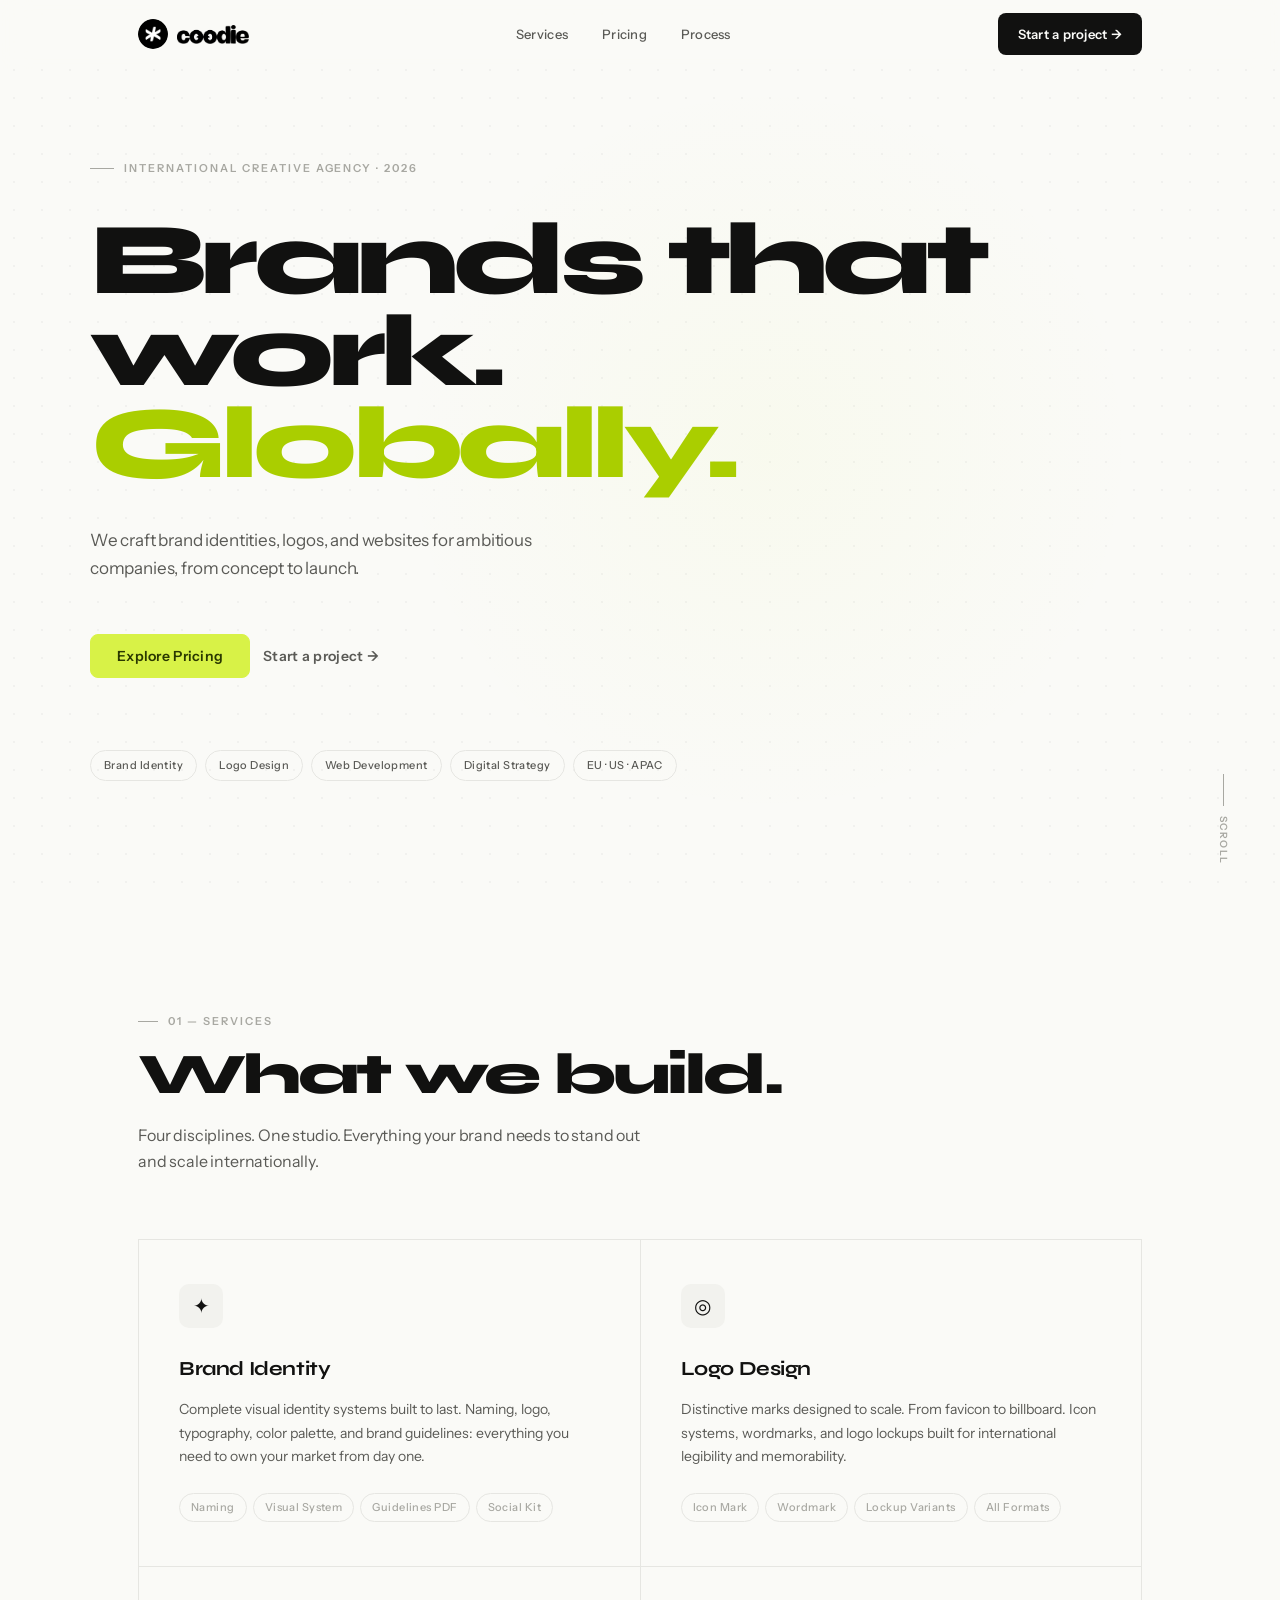
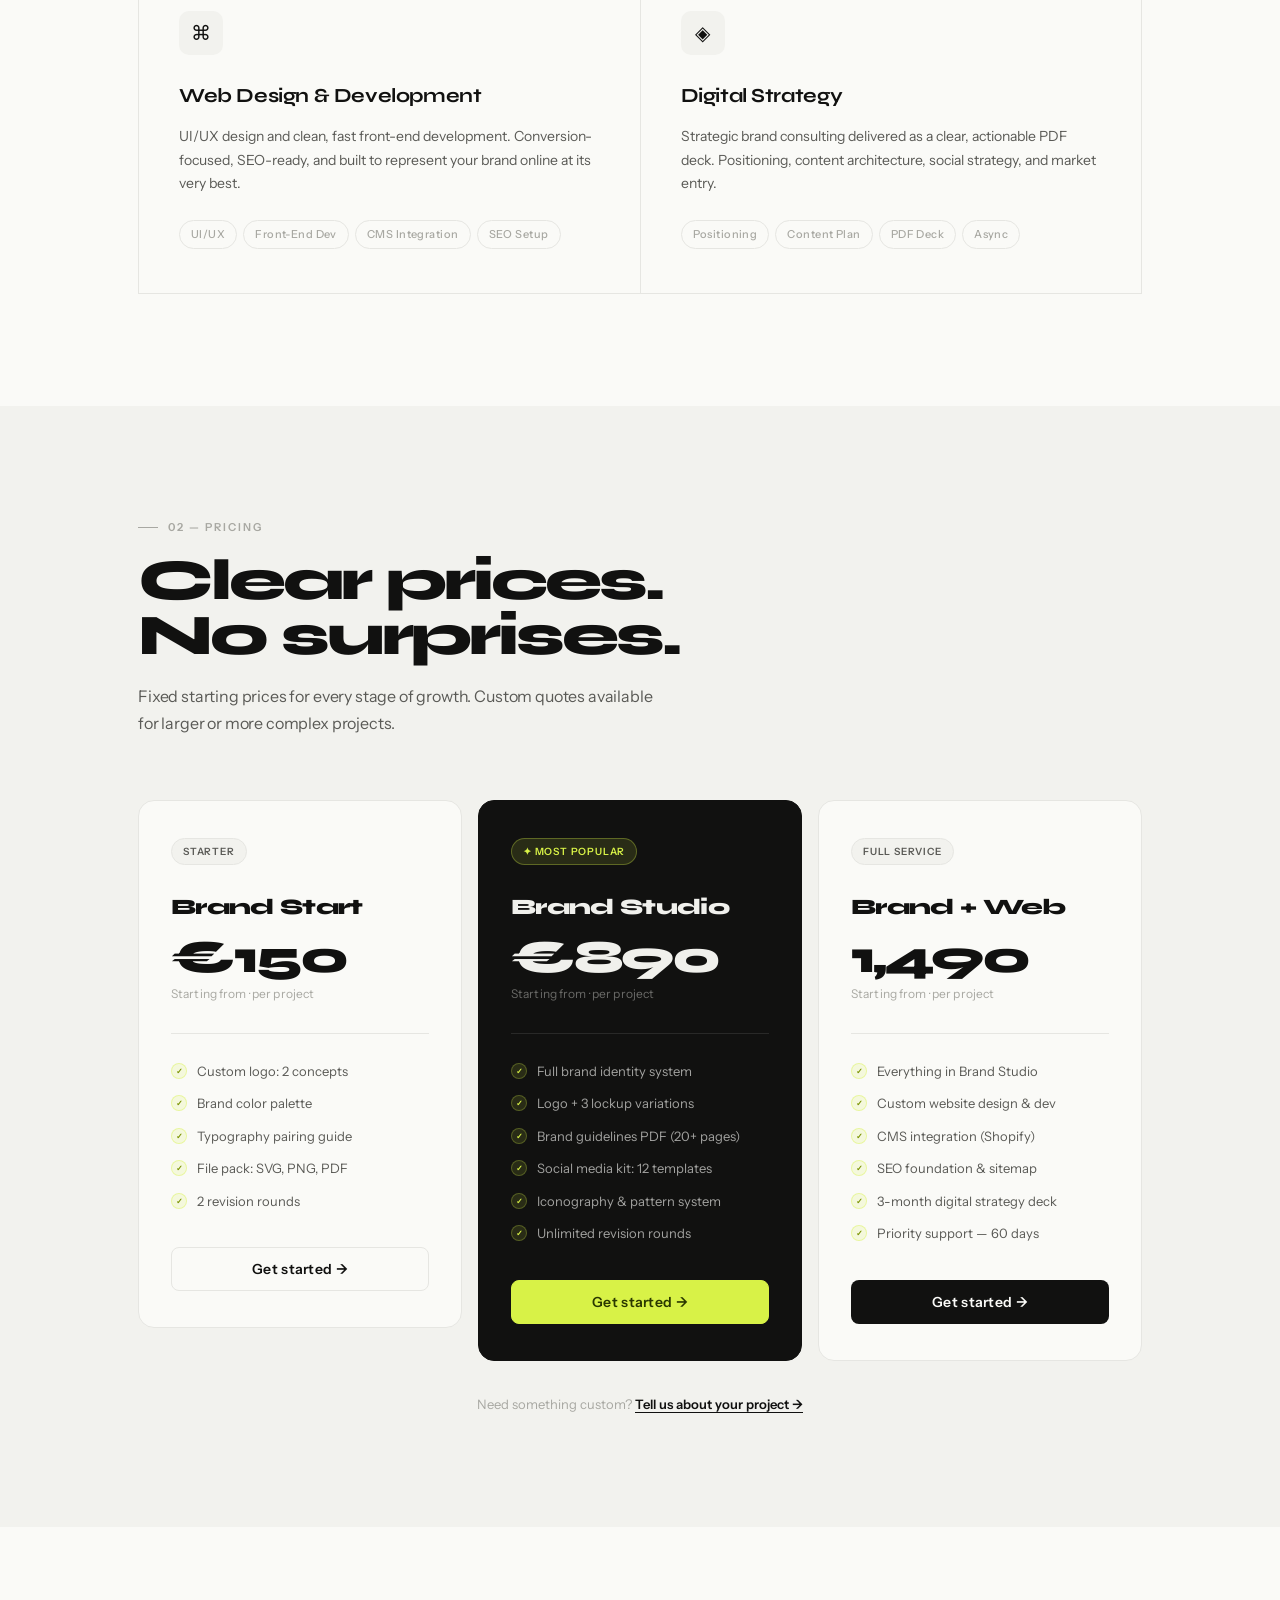
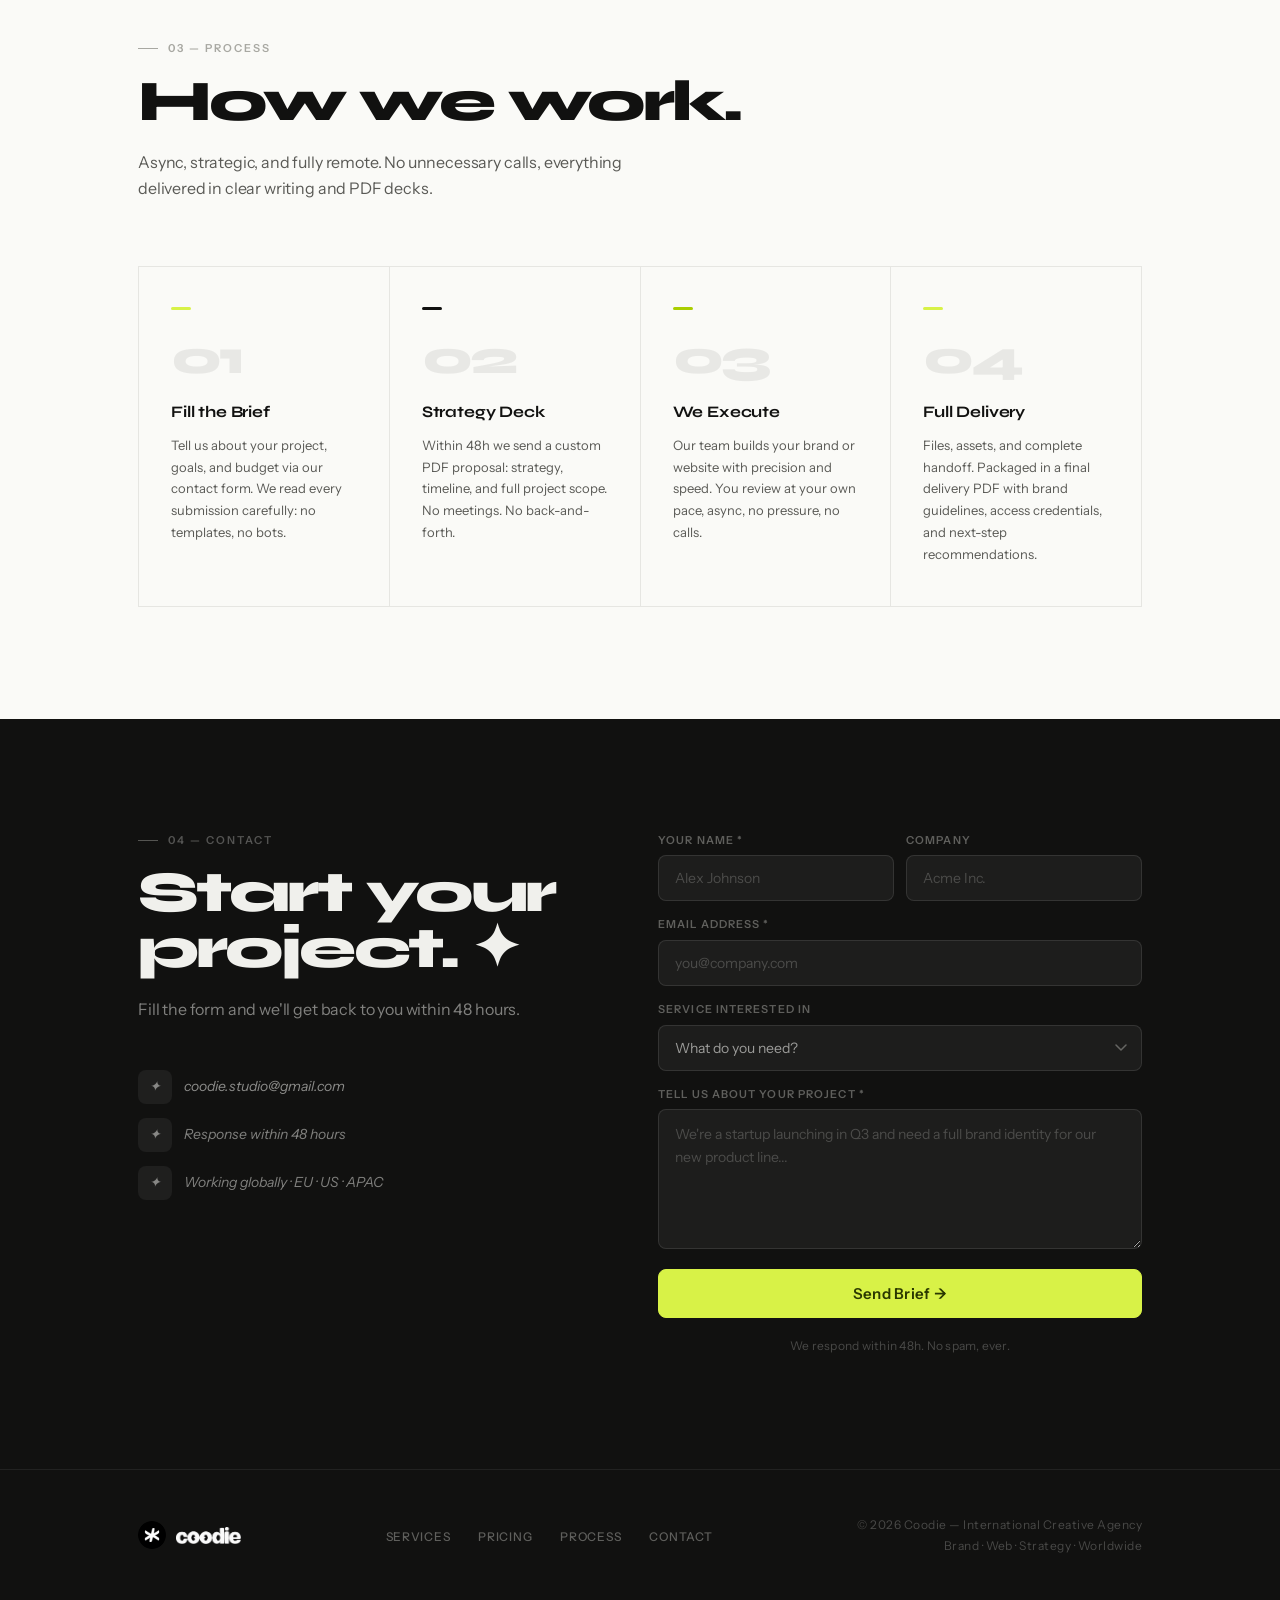
<file: index.html>
<!DOCTYPE html>
<html lang="en">
<head>
  <meta charset="UTF-8">
  <meta name="viewport" content="width=device-width, initial-scale=1.0">

  <!-- ── PRIMARY SEO ── -->
  <title>Coodie International Branding &amp; Web Agency | Brand Identity, Logo &amp; Strategy</title>
  <meta name="description" content="Coodie is an international creative agency specialising in brand identity, logo design, web development and digital strategy consulting. No calls — everything delivered as a PDF deck.">
  <meta name="keywords" content="branding agency, logo design, brand identity, web development, digital strategy, international creative agency, brand consulting, rebranding">
  <meta name="author" content="Coodie">
  <meta name="robots" content="index, follow, max-image-preview:large">
  <link rel="canonical" href="https://coodie.studio/">

  <!-- ── OPEN GRAPH ── -->
  <meta property="og:type"        content="website">
  <meta property="og:url"         content="https://coodie.studio/">
  <meta property="og:site_name"   content="Coodie">
  <meta property="og:locale"      content="en_US">
  <meta property="og:title"       content="Coodie — International Branding &amp; Web Agency">
  <meta property="og:description" content="Brand identity, logo design, web development and strategic consulting for ambitious brands worldwide. Delivered via PDF deck, not calls.">
  <meta property="og:image"       content="https://coodie.studio/assets/images/og-image.jpg">
  <meta property="og:image:width"  content="1200">
  <meta property="og:image:height" content="630">
  <meta property="og:image:alt"   content="Coodie — International Creative Agency">

  <!-- ── TWITTER / X ── -->
  <meta name="twitter:card"        content="summary_large_image">
  <meta name="twitter:site"        content="@coodie">
  <meta name="twitter:title"       content="Coodie — International Branding &amp; Web Agency">
  <meta name="twitter:description" content="Brand identity, logos, websites and strategy for ambitious brands worldwide. No calls — PDF decks only.">
  <meta name="twitter:image"       content="https://coodie.studio/assets/images/og-image.jpg">
  <meta name="twitter:image:alt"   content="Coodie — International Creative Agency">

  <!-- ── SCHEMA.ORG ── -->
  <script type="application/ld+json">
  {
    "@context": "https://schema.org",
    "@type": "ProfessionalService",
    "name": "Coodie",
    "url": "https://coodie.studio",
    "logo": "https://coodie.studio/assets/images/logo-icon.webp",
    "description": "International creative agency specialising in brand identity, logo design, web development and digital strategy consulting.",
    "email": "hello@coodie.studio",
    "areaServed": "Worldwide",
    "priceRange": "€€",
    "knowsAbout": ["Brand Identity", "Logo Design", "Web Development", "Digital Strategy"],
    "hasOfferCatalog": {
      "@type": "OfferCatalog",
      "name": "Creative Services",
      "itemListElement": [
        {
          "@type": "Offer",
          "itemOffered": { "@type": "Service", "name": "Brand Start" },
          "price": "490",
          "priceCurrency": "EUR",
          "description": "Custom logo, brand colors, typography guide and file pack"
        },
        {
          "@type": "Offer",
          "itemOffered": { "@type": "Service", "name": "Brand Studio" },
          "price": "1490",
          "priceCurrency": "EUR",
          "description": "Full brand identity system, guidelines PDF and social kit"
        },
        {
          "@type": "Offer",
          "itemOffered": { "@type": "Service", "name": "Brand + Web" },
          "price": "3990",
          "priceCurrency": "EUR",
          "description": "Complete brand system, custom website and 3-month strategy deck"
        }
      ]
    }
  }
  </script>

  <!-- ── FAVICONS ── -->
  <link rel="icon"             href="assets/images/logo-icon.webp" type="image/webp">
  <link rel="apple-touch-icon" href="assets/images/logo-icon.webp">
  <meta name="theme-color" content="#FAFAF7">

  <!-- ── FONTS ── -->
  <link rel="preconnect" href="https://fonts.googleapis.com">
  <link rel="preconnect" href="https://fonts.gstatic.com" crossorigin>
  <link href="https://fonts.googleapis.com/css2?family=Syne:wght@400;600;700;800&family=Instrument+Sans:ital,wght@0,400;0,500;0,600;1,400&display=swap" rel="stylesheet">

  <!-- ── STYLES ── -->
  <link rel="stylesheet" href="assets/css/style.css">
</head>

<body>

<!-- ════════ MOBILE OVERLAY ════════ -->
<div
  class="mobile-overlay"
  id="mobile-overlay"
  role="dialog"
  aria-label="Mobile navigation"
  aria-modal="true"
>
  <a href="#services" onclick="closeMobile()">Services</a>
  <a href="#pricing"  onclick="closeMobile()">Pricing</a>
  <a href="#process"  onclick="closeMobile()">Process</a>
  <a href="#contact"  class="mob-cta" onclick="closeMobile()">Start a project →</a>
</div>

<!-- ════════ NAVIGATION ════════ -->
<header class="nav" role="banner">
  <div class="nav-inner">

    <a href="/" class="nav-logo" aria-label="Coodie — Back to homepage">
      <img
        src="assets/images/logo-icon.webp"
        alt="Coodie asterisk mark"
        width="30" height="30"
        class="nav-logo-icon"
        loading="eager"
        decoding="async"
      >
      <img
        src="assets/images/logo-wordmark.webp"
        alt="Coodie"
        height="19"
        class="nav-logo-word"
        loading="eager"
        decoding="async"
      >
    </a>

    <nav aria-label="Primary navigation">
      <ul class="nav-links" role="list">
        <li><a href="#services">Services</a></li>
        <li><a href="#pricing">Pricing</a></li>
        <li><a href="#process">Process</a></li>
      </ul>
    </nav>

    <a href="#contact" class="nav-cta" aria-label="Start a project with Coodie">
      Start a project →
    </a>

    <button
      class="nav-hamburger"
      id="hamburger"
      aria-label="Open mobile navigation"
      aria-expanded="false"
      aria-controls="mobile-overlay"
    >
      <span></span>
      <span></span>
      <span></span>
    </button>

  </div>
</header>

<main id="main">

  <!-- ════════ HERO ════════ -->
  <section
    class="hero"
    aria-labelledby="hero-heading"
  >
    <div class="hero-inner">

      <p class="hero-kicker" data-reveal>
        International Creative Agency · 2026
      </p>

      <h1 class="hero-h1" id="hero-heading" data-reveal data-delay="1">
        Brands that<br>
        work. <span class="accent">Globally.</span>
      </h1>

      <p class="hero-sub" data-reveal data-delay="2">
        We craft brand identities, logos, and websites for ambitious companies, from concept to launch.
      </p>

      <div class="hero-actions" data-reveal data-delay="3">
        <a href="#pricing" class="btn btn-lime" aria-label="View Coodie pricing plans">
          Explore Pricing
        </a>
        <a href="#contact" class="btn btn-ghost" aria-label="Contact Coodie to start a project">
          Start a project →
        </a>
      </div>

      <div class="hero-badges" aria-label="Service areas" data-reveal data-delay="4">
        <span class="hbadge">Brand Identity</span>
        <span class="hbadge">Logo Design</span>
        <span class="hbadge">Web Development</span>
        <span class="hbadge">Digital Strategy</span>
        <span class="hbadge">EU · US · APAC</span>
      </div>

    </div>

    <div class="hero-scroll" aria-hidden="true">
      <div class="hero-scroll-line"></div>
      <span>Scroll</span>
    </div>
  </section>

  <!-- ════════ SERVICES ════════ -->
  <section class="section" id="services" aria-labelledby="services-heading">
    <div class="sec-wrap">

      <header class="sec-header" data-reveal>
        <p class="sec-eyebrow">01 — Services</p>
        <h2 class="sec-headline" id="services-heading">What we build.</h2>
        <p class="sec-desc">
          Four disciplines. One studio. Everything your brand needs to stand out and scale internationally.
        </p>
      </header>

      <div class="services-grid" role="list">

        <article class="srv-card" role="listitem" data-reveal>
          <div class="srv-icon" aria-hidden="true">✦</div>
          <h3 class="srv-title">Brand Identity</h3>
          <p class="srv-desc">
            Complete visual identity systems built to last. Naming, logo, typography, color palette, and brand guidelines: everything you need to own your market from day one.
          </p>
          <ul class="srv-tags" aria-label="Includes">
            <li class="srv-tag">Naming</li>
            <li class="srv-tag">Visual System</li>
            <li class="srv-tag">Guidelines PDF</li>
            <li class="srv-tag">Social Kit</li>
          </ul>
        </article>

        <article class="srv-card" role="listitem" data-reveal data-delay="1">
          <div class="srv-icon" aria-hidden="true">◎</div>
          <h3 class="srv-title">Logo Design</h3>
          <p class="srv-desc">
            Distinctive marks designed to scale. From favicon to billboard. Icon systems, wordmarks, and logo lockups built for international legibility and memorability.
          </p>
          <ul class="srv-tags" aria-label="Includes">
            <li class="srv-tag">Icon Mark</li>
            <li class="srv-tag">Wordmark</li>
            <li class="srv-tag">Lockup Variants</li>
            <li class="srv-tag">All Formats</li>
          </ul>
        </article>

        <article class="srv-card" role="listitem" data-reveal>
          <div class="srv-icon" aria-hidden="true">⌘</div>
          <h3 class="srv-title">Web Design &amp; Development</h3>
          <p class="srv-desc">
            UI/UX design and clean, fast front-end development. Conversion-focused, SEO-ready, and built to represent your brand online at its very best.
          </p>
          <ul class="srv-tags" aria-label="Includes">
            <li class="srv-tag">UI/UX</li>
            <li class="srv-tag">Front-End Dev</li>
            <li class="srv-tag">CMS Integration</li>
            <li class="srv-tag">SEO Setup</li>
          </ul>
        </article>

        <article class="srv-card" role="listitem" data-reveal data-delay="1">
          <div class="srv-icon" aria-hidden="true">◈</div>
          <h3 class="srv-title">Digital Strategy</h3>
          <p class="srv-desc">
            Strategic brand consulting delivered as a clear, actionable PDF deck. Positioning, content architecture, social strategy, and market entry.
          </p>
          <ul class="srv-tags" aria-label="Includes">
            <li class="srv-tag">Positioning</li>
            <li class="srv-tag">Content Plan</li>
            <li class="srv-tag">PDF Deck</li>
            <li class="srv-tag">Async</li>
          </ul>
        </article>

      </div>
    </div>
  </section>

  <!-- ════════ PRICING ════════ -->
  <section class="section pricing-section" id="pricing" aria-labelledby="pricing-heading">
    <div class="sec-wrap">

      <header class="sec-header" data-reveal>
        <p class="sec-eyebrow">02 — Pricing</p>
        <h2 class="sec-headline" id="pricing-heading">Clear prices.<br>No surprises.</h2>
        <p class="sec-desc">
          Fixed starting prices for every stage of growth. Custom quotes available for larger or more complex projects.
        </p>
      </header>

      <div class="pricing-grid" role="list">

        <!-- Tier 1 -->
        <article class="price-card" role="listitem" data-reveal>
          <div class="price-badge neutral" aria-label="Package level">Starter</div>
          <h3 class="price-name">Brand Start</h3>
          <p class="price-num" aria-label="Starting from 490 euros">€150</p>
          <p class="price-note">Starting from · per project</p>
          <div class="price-sep" aria-hidden="true"></div>
          <ul class="price-features" aria-label="What's included in Brand Start">
            <li><span class="pf-check" aria-hidden="true">✓</span><span>Custom logo: 2 concepts</span></li>
            <li><span class="pf-check" aria-hidden="true">✓</span><span>Brand color palette</span></li>
            <li><span class="pf-check" aria-hidden="true">✓</span><span>Typography pairing guide</span></li>
            <li><span class="pf-check" aria-hidden="true">✓</span><span>File pack: SVG, PNG, PDF</span></li>
            <li><span class="pf-check" aria-hidden="true">✓</span><span>2 revision rounds</span></li>
          </ul>
          <a href="#contact" class="btn btn-outline price-btn" aria-label="Get started with Brand Start — from €490">
            Get started →
          </a>
        </article>

        <!-- Tier 2 (featured) -->
        <article class="price-card featured" role="listitem" data-reveal data-delay="1">
          <div class="price-badge popular" aria-label="Most popular package">✦ Most Popular</div>
          <h3 class="price-name">Brand Studio</h3>
          <p class="price-num" aria-label="Starting from 1490 euros">€890</p>
          <p class="price-note">Starting from · per project</p>
          <div class="price-sep" aria-hidden="true"></div>
          <ul class="price-features" aria-label="What's included in Brand Studio">
            <li><span class="pf-check" aria-hidden="true">✓</span><span>Full brand identity system</span></li>
            <li><span class="pf-check" aria-hidden="true">✓</span><span>Logo + 3 lockup variations</span></li>
            <li><span class="pf-check" aria-hidden="true">✓</span><span>Brand guidelines PDF (20+ pages)</span></li>
            <li><span class="pf-check" aria-hidden="true">✓</span><span>Social media kit: 12 templates</span></li>
            <li><span class="pf-check" aria-hidden="true">✓</span><span>Iconography &amp; pattern system</span></li>
            <li><span class="pf-check" aria-hidden="true">✓</span><span>Unlimited revision rounds</span></li>
          </ul>
          <a href="#contact" class="btn btn-lime price-btn" aria-label="Get started with Brand Studio — from €1,490">
            Get started →
          </a>
        </article>

        <!-- Tier 3 -->
        <article class="price-card" role="listitem" data-reveal data-delay="2">
          <div class="price-badge neutral" aria-label="Package level">Full Service</div>
          <h3 class="price-name">Brand + Web</h3>
          <p class="price-num" aria-label="Starting from 1490 euros">1,490</p>
          <p class="price-note">Starting from · per project</p>
          <div class="price-sep" aria-hidden="true"></div>
          <ul class="price-features" aria-label="What's included in Brand plus Web">
            <li><span class="pf-check" aria-hidden="true">✓</span><span>Everything in Brand Studio</span></li>
            <li><span class="pf-check" aria-hidden="true">✓</span><span>Custom website design &amp; dev</span></li>
            <li><span class="pf-check" aria-hidden="true">✓</span><span>CMS integration (Shopify)</span></li>
            <li><span class="pf-check" aria-hidden="true">✓</span><span>SEO foundation &amp; sitemap</span></li>
            <li><span class="pf-check" aria-hidden="true">✓</span><span>3-month digital strategy deck</span></li>
            <li><span class="pf-check" aria-hidden="true">✓</span><span>Priority support — 60 days</span></li>
          </ul>
          <a href="#contact" class="btn btn-ink price-btn" aria-label="Get started with Brand plus Web — from €3,990">
            Get started →
          </a>
        </article>

      </div>

      <p class="pricing-footnote" data-reveal>
        Need something custom?
        <a href="#contact" aria-label="Contact Coodie for a custom project quote">Tell us about your project →</a>
      </p>

    </div>
  </section>

  <!-- ════════ PROCESS ════════ -->
  <section class="section" id="process" aria-labelledby="process-heading">
    <div class="sec-wrap">

      <header class="sec-header" data-reveal>
        <p class="sec-eyebrow">03 — Process</p>
        <h2 class="sec-headline" id="process-heading">How we work.</h2>
        <p class="sec-desc">
          Async, strategic, and fully remote. No unnecessary calls, everything delivered in clear writing and PDF decks.
        </p>
      </header>

      <ol class="process-grid" aria-label="Our 4-step process">

        <li class="proc-step" data-reveal>
          <div class="proc-accent" aria-hidden="true"></div>
          <div class="proc-num" aria-hidden="true">01</div>
          <h3 class="proc-title">Fill the Brief</h3>
          <p class="proc-desc">
            Tell us about your project, goals, and budget via our contact form. We read every submission carefully: no templates, no bots.
          </p>
        </li>

        <li class="proc-step" data-reveal data-delay="1">
          <div class="proc-accent" style="background:var(--ink);" aria-hidden="true"></div>
          <div class="proc-num" aria-hidden="true">02</div>
          <h3 class="proc-title">Strategy Deck</h3>
          <p class="proc-desc">
            Within 48h we send a custom PDF proposal: strategy, timeline, and full project scope. No meetings. No back-and-forth.
          </p>
        </li>

        <li class="proc-step" data-reveal data-delay="2">
          <div class="proc-accent" style="background:var(--lime-mid);" aria-hidden="true"></div>
          <div class="proc-num" aria-hidden="true">03</div>
          <h3 class="proc-title">We Execute</h3>
          <p class="proc-desc">
            Our team builds your brand or website with precision and speed. You review at your own pace, async, no pressure, no calls.
          </p>
        </li>

        <li class="proc-step" data-reveal data-delay="3">
          <div class="proc-accent" aria-hidden="true"></div>
          <div class="proc-num" aria-hidden="true">04</div>
          <h3 class="proc-title">Full Delivery</h3>
          <p class="proc-desc">
            Files, assets, and complete handoff. Packaged in a final delivery PDF with brand guidelines, access credentials, and next-step recommendations.
          </p>
        </li>

      </ol>
    </div>
  </section>

  <!-- ════════ CONTACT ════════ -->
  <section class="contact-section" id="contact" aria-labelledby="contact-heading">
    <div class="sec-wrap">
      <div class="contact-layout">

        <!-- Left info -->
        <div class="contact-left" data-reveal>
          <p class="sec-eyebrow">04 — Contact</p>
          <h2 class="sec-headline" id="contact-heading">
            Start your<br>project. ✦
          </h2>
          <p class="sec-desc">
            Fill the form and we'll get back to you within 48 hours.
          </p>

          <address class="contact-meta" aria-label="Contact details">
            <div class="contact-meta-item">
              <span class="contact-meta-ico" aria-hidden="true">✦</span>
              <a
                href="mailto:coodie.studio@gmail.com"
                aria-label="Email us at hello@coodie.studio"
              >coodie.studio@gmail.com</a>
            </div>
            <div class="contact-meta-item">
              <span class="contact-meta-ico" aria-hidden="true">✦</span>
              <span>Response within 48 hours</span>
            </div>
            <div class="contact-meta-item">
              <span class="contact-meta-ico" aria-hidden="true">✦</span>
              <span>Working globally · EU · US · APAC</span>
            </div>
          </address>
        </div>

        <!-- Right form -->
        <div data-reveal data-delay="1">

          <!--
            ─────────────────────────────────────────
            FORMSPREE: vai su formspree.io → New Form
            e sostituisci YOUR_FORM_ID qui sotto
            ─────────────────────────────────────────
          -->
          <form
            id="contact-form"
            class="contact-form"
            action="https://formspree.io/f/mkoeyvzg"
            method="POST"
            novalidate
            aria-label="Project brief form"
          >

            <div class="form-row-2">
              <div class="form-field">
                <label class="form-label" for="name">Your Name *</label>
                <input
                  class="form-input"
                  type="text"
                  id="name"
                  name="name"
                  placeholder="Alex Johnson"
                  required
                  autocomplete="name"
                  aria-required="true"
                >
              </div>
              <div class="form-field">
                <label class="form-label" for="company">Company</label>
                <input
                  class="form-input"
                  type="text"
                  id="company"
                  name="company"
                  placeholder="Acme Inc."
                  autocomplete="organization"
                >
              </div>
            </div>

            <div class="form-field">
              <label class="form-label" for="email">Email Address *</label>
              <input
                class="form-input"
                type="email"
                id="email"
                name="email"
                placeholder="you@company.com"
                required
                autocomplete="email"
                aria-required="true"
              >
            </div>

            <div class="form-field">
              <label class="form-label" for="service">Service Interested In</label>
              <select
                class="form-select"
                id="service"
                name="service"
                aria-label="Select a service"
              >
                <option value="" disabled selected>What do you need?</option>
                <option value="brand-start">Brand Start — from €150</option>
                <option value="brand-studio">Brand Studio — from €890</option>
                <option value="brand-web">Brand + Web — from €1,490</option>
                <option value="custom">Custom project — let's discuss</option>
              </select>
            </div>

            <div class="form-field">
              <label class="form-label" for="message">Tell us about your project *</label>
              <textarea
                class="form-textarea"
                id="message"
                name="message"
                placeholder="We're a startup launching in Q3 and need a full brand identity for our new product line..."
                required
                aria-required="true"
                rows="5"
              ></textarea>
            </div>

            <div class="form-submit">
              <button
                type="submit"
                class="btn btn-lime"
                id="submit-btn"
                aria-label="Submit your project brief to Coodie"
              >
                <span id="submit-lbl">Send Brief →</span>
              </button>
            </div>

            <p class="form-fine">
              We respond within 48h. No spam, ever.
            </p>
          </form>

          <!-- Success state -->
          <div
            class="form-success"
            id="form-success"
            role="status"
            aria-live="polite"
            aria-label="Form submitted successfully"
          >
            <span class="success-star" aria-hidden="true">✦</span>
            <h3>Brief received!</h3>
            <p>We'll review your project and send a custom strategy deck within 48 hours. Check your inbox.</p>
          </div>

        </div>
      </div>
    </div>
  </section>

</main>

<!-- ════════ FOOTER ════════ -->
<footer role="contentinfo">
  <div class="footer-inner">

    <a href="/" class="footer-logo" aria-label="Coodie — International Creative Agency, back to homepage">
      <img
        src="assets/images/logo-icon.webp"
        alt="Coodie icon mark"
        width="28" height="28"
        class="footer-logo-icon"
        loading="lazy"
        decoding="async"
      >
      <img
        src="assets/images/logo-wordmark-light.webp"
        alt="Coodie"
        height="17"
        class="footer-logo-word"
        loading="lazy"
        decoding="async"
      >
    </a>

    <nav aria-label="Footer navigation">
      <ul class="footer-nav" role="list">
        <li><a href="#services">Services</a></li>
        <li><a href="#pricing">Pricing</a></li>
        <li><a href="#process">Process</a></li>
        <li><a href="#contact">Contact</a></li>
      </ul>
    </nav>

    <div class="footer-copy">
      © 2026 Coodie — International Creative Agency<br>
      Brand · Web · Strategy · Worldwide
    </div>

  </div>
</footer>

<script src="assets/js/main.js"></script>
</body>
</html>
</file>
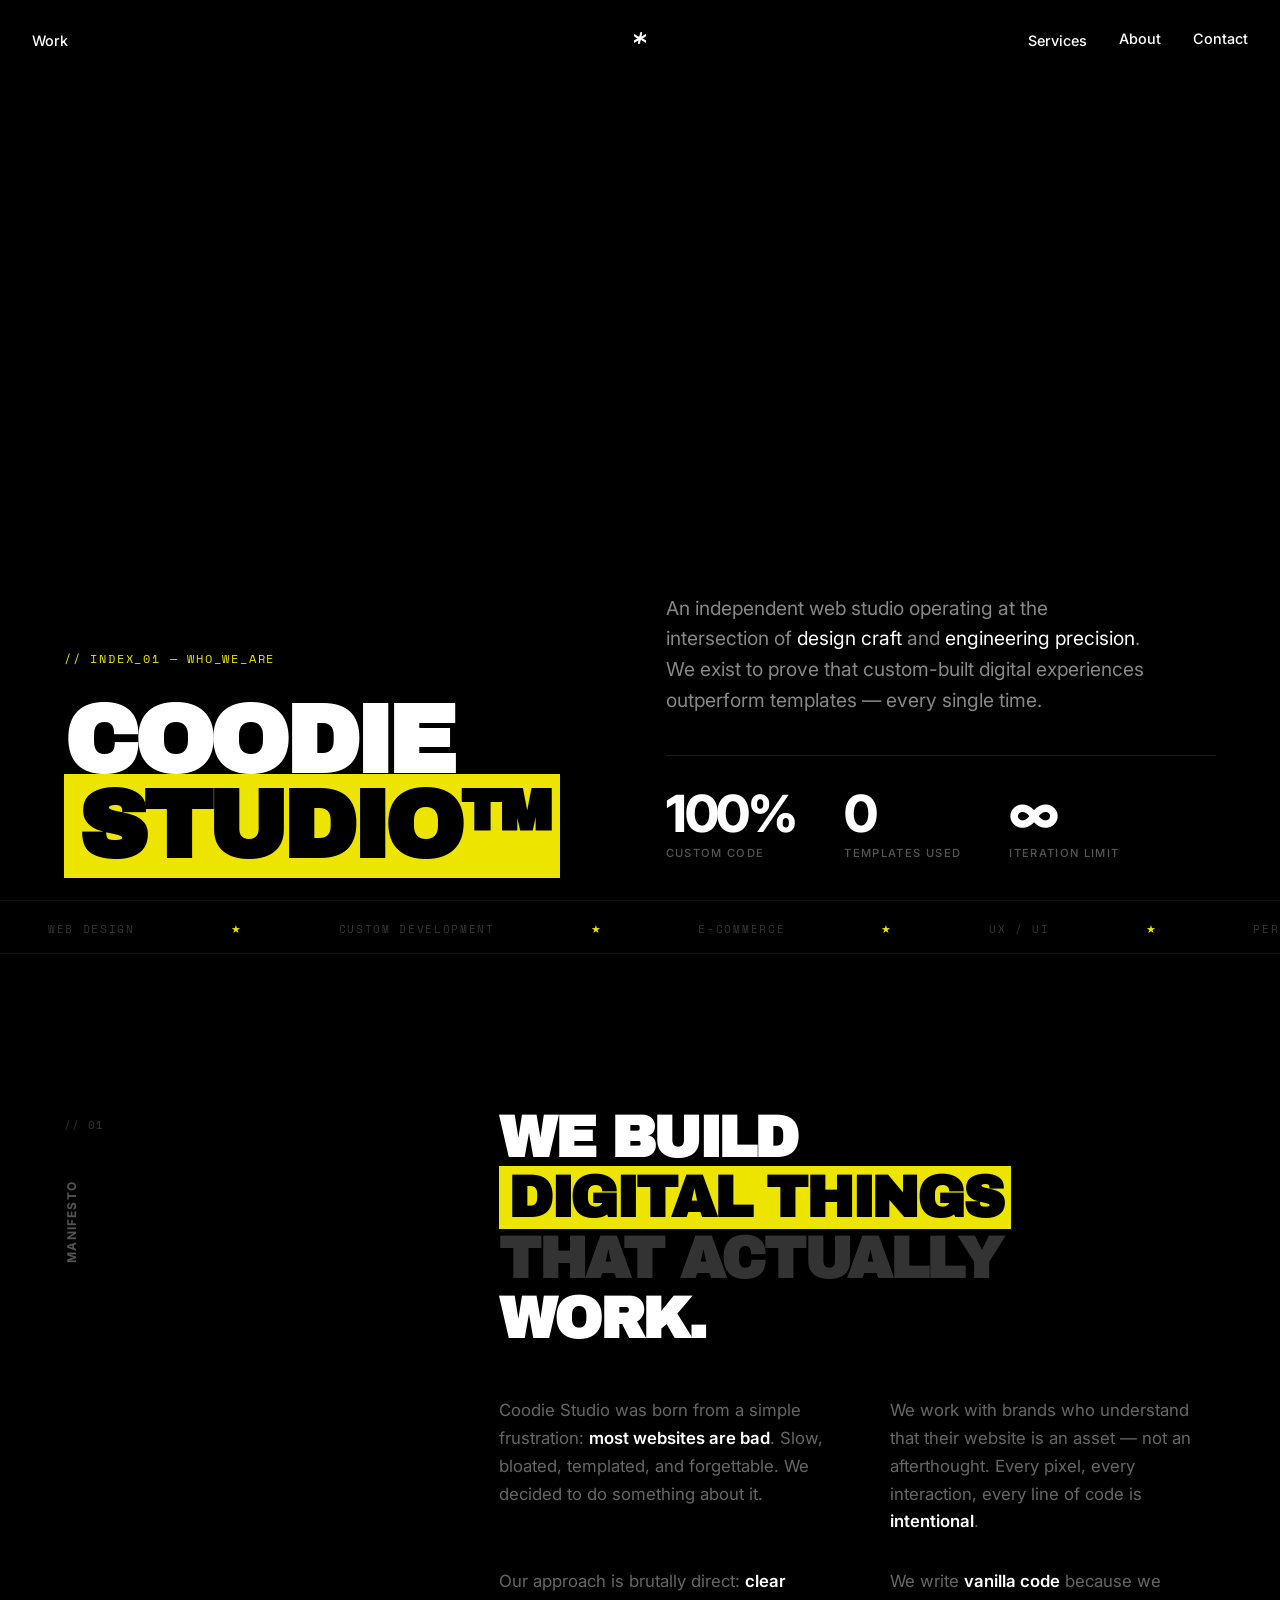
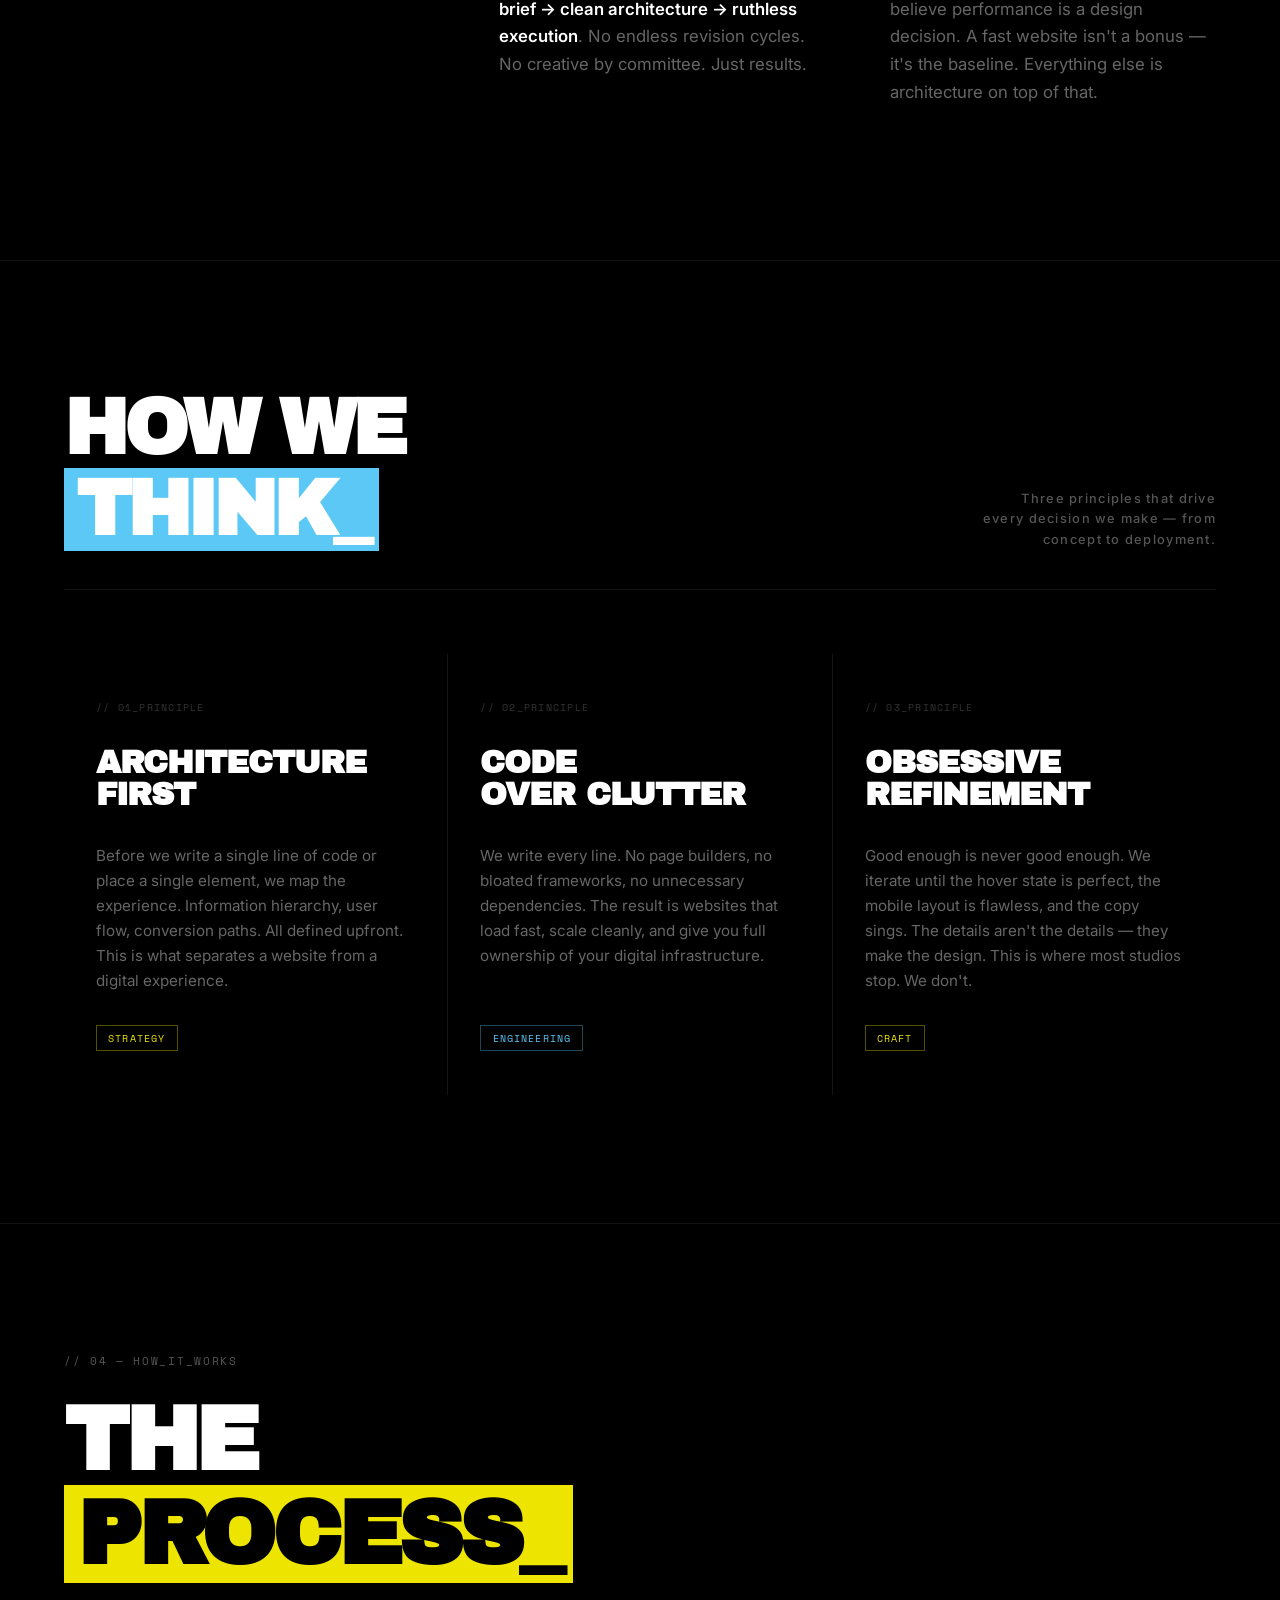
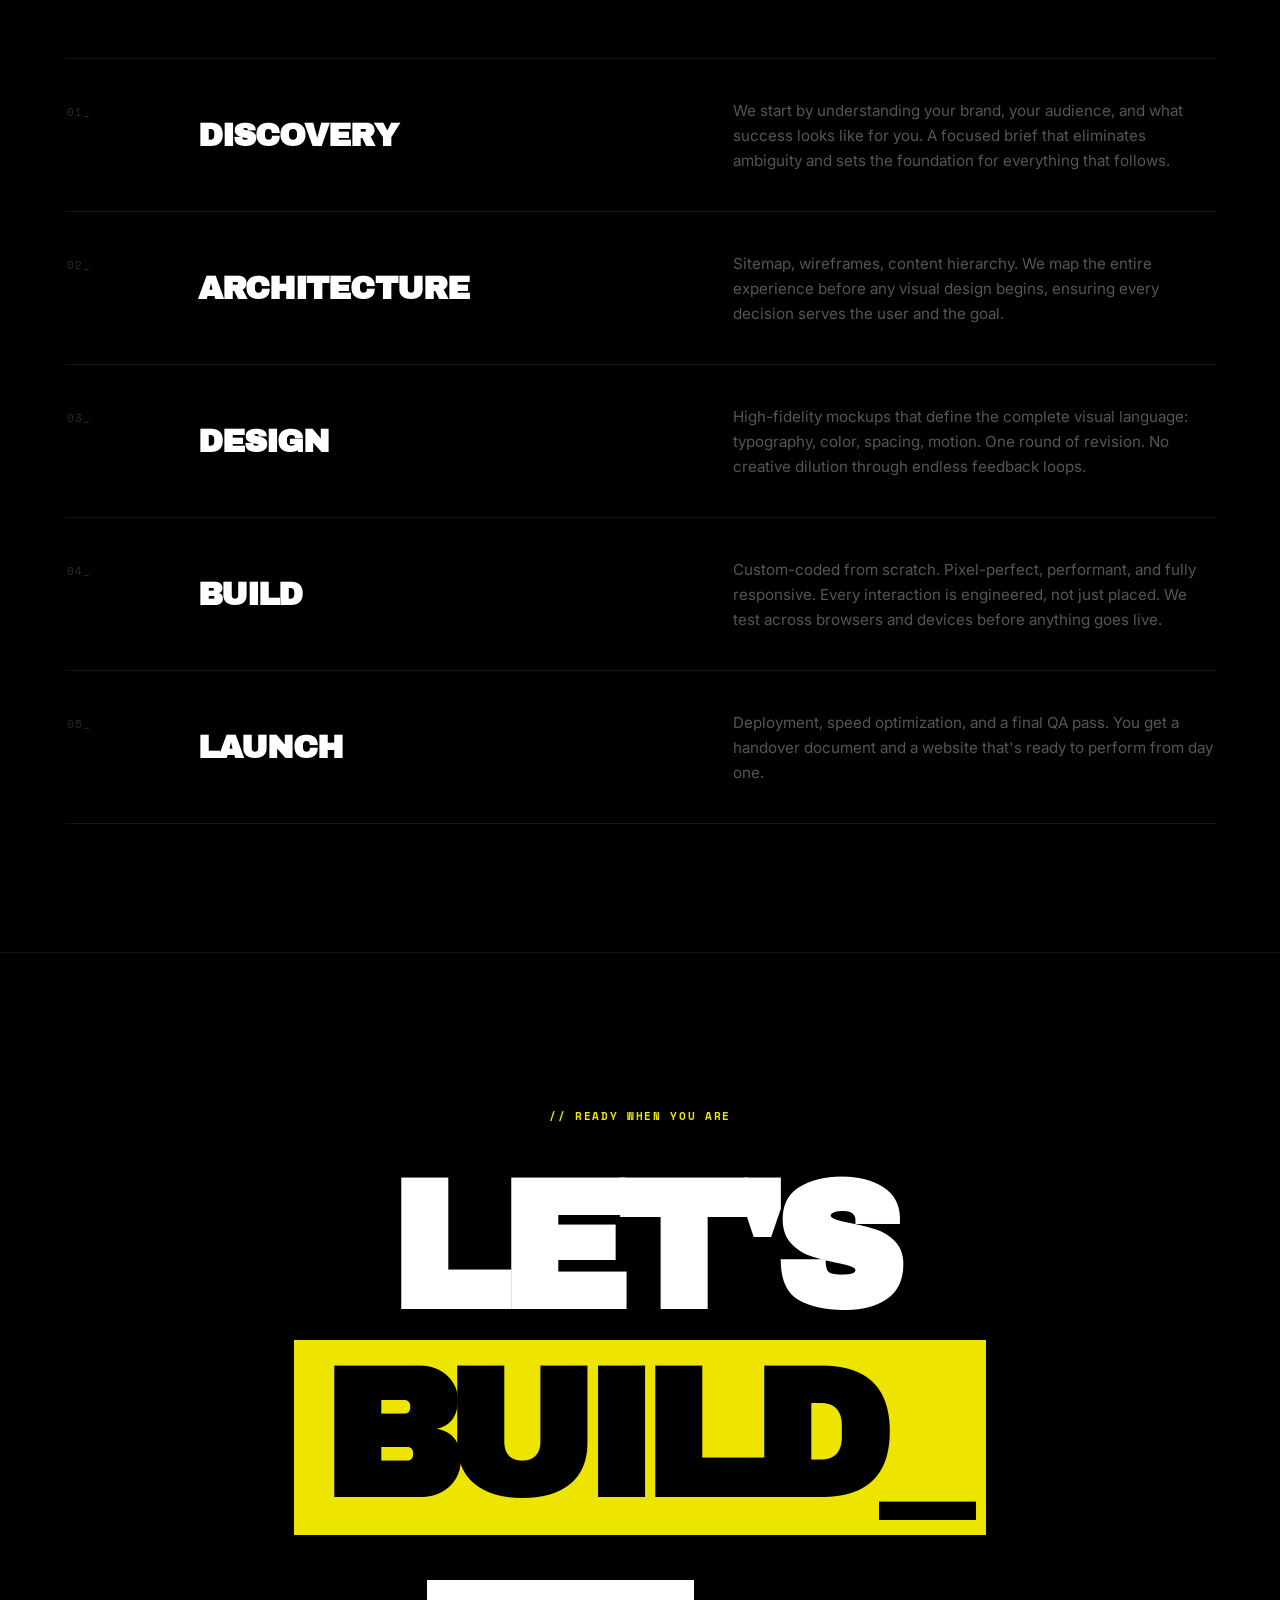
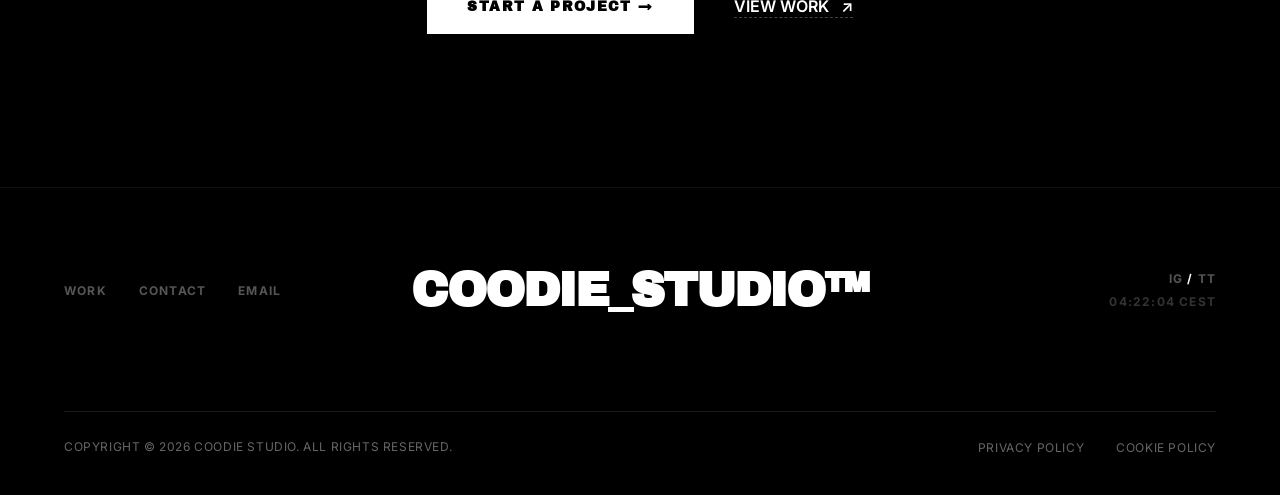
<file: about.html>
<!DOCTYPE html>
<html lang="en">
<head>
    <meta charset="UTF-8">
    <meta name="viewport" content="width=device-width, initial-scale=1.0">

    <title>About Coodie Studio – Web Design & Development Studio</title>
    <meta name="description" content="Coodie Studio is an independent web design and development studio. We build high-performance custom websites for brands that refuse to be average. No templates, no compromise.">
    <meta name="author" content="Vannia Rharbaoui Urbano">
    <meta name="robots" content="index, follow">
    <meta name="keywords" content="web design studio, custom website development, brand web experiences, coodie studio, vannia rharbaoui, freelance web developer">

    <link rel="icon" type="image/webp" href="img/icon-coodie.webp">
    <link rel="preconnect" href="https://fonts.googleapis.com">
    <link rel="preconnect" href="https://fonts.gstatic.com" crossorigin>
    <link href="https://fonts.googleapis.com/css2?family=Archivo+Black&family=Inter:wght@400;500;600;700;800&family=Space+Mono&display=swap" rel="stylesheet">
    <link rel="stylesheet" href="style.css">

    <meta property="og:title" content="About Coodie Studio – Web Design & Development">
    <meta property="og:description" content="Independent web studio building high-performance custom websites for brands that lead, not follow.">
    <meta property="og:type" content="website">
    <meta property="og:url" content="https://coodie.it/about.html">
    <meta property="og:image" content="https://coodie.it/img/coodie-logo-black.webp">
    <link rel="apple-touch-icon" href="img/icon-coodie.webp">
    
    <link rel="canonical" href="https://coodie.it/about.html">
    <meta name="theme-color" content="#000000">
    
    <link rel="alternate" hreflang="en" href="https://coodie.it/about.html" />
    <link rel="alternate" hreflang="x-default" href="https://coodie.it/about.html" />

    <script type="application/ld+json">
        {
          "@context": "https://schema.org",
          "@graph": [
            {
              "@type": "AboutPage",
              "@id": "https://coodie.it/about.html",
              "url": "https://coodie.it/about.html",
              "name": "About Coodie Studio – Web Design & Development Studio",
              "description": "Coodie Studio is an independent web design and development studio. Custom-coded websites for brands that refuse to be average.",
              "inLanguage": "en",
              "isPartOf": { "@id": "https://coodie.it/#website" },
              "about": { "@id": "https://coodie.it/#organization" },
              "mainEntity": { "@id": "https://coodie.it/#organization" }
            },
            {
              "@type": "Person",
              "@id": "https://coodie.it/#person",
              "name": "Vannia Rharbaoui Urbano",
              "jobTitle": "Web Designer & Developer",
              "description": "Founder of Coodie Studio. Independent web designer and developer building high-performance custom websites for international brands.",
              "worksFor": { "@id": "https://coodie.it/#organization" },
              "url": "https://coodie.it/about.html",
              "knowsAbout": [
                "Web Design",
                "Web Development",
                "E-Commerce",
                "UX / UI Design",
                "Vanilla JavaScript",
                "HTML",
                "CSS",
                "Shopify"
              ],
              "sameAs": [
                "https://www.instagram.com/coodie_studio/",
                "https://www.tiktok.com/@coodie.studio"
              ]
            }
          ]
        }
        </script>

        <!-- Google tag (gtag.js) -->
<script async src="https://www.googletagmanager.com/gtag/js?id=G-1R3V6T7DMG"></script>
<script>
  window.dataLayer = window.dataLayer || [];
  function gtag(){dataLayer.push(arguments);}
  gtag('js', new Date());

  gtag('config', 'G-1R3V6T7DMG');
</script>
</head>
<body class="bg-black">

    <!-- ======= HEADER / NAV ======= -->
    <header class="hero-section-about">
        <nav class="hero-nav">
            <div class="nav-left">
                <a href="works.html" class="nav-link">Work</a>
            </div>
            <div class="nav-center">
                <a href="/" class="logo-link">
                    <img src="img/icon-coodie.webp" alt="coodie_studio logo" class="brand-logo" loading="lazy" width="800" height="600">
                </a>
            </div>
            <div class="nav-right desktop-only">
                <div class="services-dropdown">
                    <span class="nav-link services-trigger">Services</span>
                    <div class="services-menu">
                        <a href="onepage.html">One-Page Website</a>
                        <a href="ecommerce.html">E-Commerce Website</a>
                        <a href="multipage.html">Multi-Page Website</a>
                    </div>
                </div>
                <a href="about.html" class="nav-link">About</a>
                <a href="contact.html" class="nav-link">Contact</a>
            </div>
            <button class="hamburger mobile-only" id="menu-toggle" aria-label="Menu">
                <div class="hamburger-lines">
                    <span class="line line-top"></span>
                    <span class="line line-bottom"></span>
                </div>
            </button>
        </nav>

        <!-- Mobile Sidebar -->
        <div class="mobile-menu-overlay" id="mobile-menu">
            <div class="menu-backdrop" id="menu-backdrop"></div>
            <nav class="mobile-nav-links">
                <div class="sidebar-header">
                    <span class="sidebar-logo">COODIE_STUDIO™</span>
                    <button class="close-sidebar" id="close-btn" aria-label="Close menu">&#10005;</button>
                </div>
                <div class="nav-links-wrapper">
                    <a href="works.html">Work</a>
                    <button class="mobile-services-trigger" id="mobile-services-btn" aria-expanded="false">
                        Services <span class="mobile-services-arrow">&#8595;</span>
                    </button>
                    <div class="mobile-services-submenu" id="mobile-services-submenu" aria-hidden="true">
                        <a href="onepage.html">One-Page Website</a>
                        <a href="ecommerce.html">E-Commerce Website</a>
                        <a href="multipage.html">Multi-Page Website</a>
                    </div>
                    <a href="about.html">About</a>
                    <a href="contact.html">Contact</a>
                </div>
                <div class="sidebar-footer">
                    <div class="system-status">
                        <span class="pulse-dot"></span>
                        <span>CURRENTLY AVAILABLE FOR NEW PROJECT</span>
                    </div>
                </div>
            </nav>
        </div>

        <!-- ======= HERO CONTENT ======= -->
        <div class="about-hero-content">
            <div class="about-hero-left">
                <span class="about-hero-eyebrow">// INDEX_01 — WHO_WE_ARE</span>
                <h1 class="about-mega-title">COODIE<br><span class="hl-yellow">STUDIO™</span></h1>
            </div>
            <div class="about-hero-right">
                <p class="about-hero-desc">
                    An independent web studio operating at the intersection of <em>design craft</em> and <em>engineering precision</em>. We exist to prove that custom-built digital experiences outperform templates — every single time.
                </p>
                <div class="about-hero-stats">
                    <div class="stat-block">
                        <div class="stat-num">100%</div>
                        <div class="stat-label">Custom Code</div>
                    </div>
                    <div class="stat-block">
                        <div class="stat-num">0</div>
                        <div class="stat-label">Templates Used</div>
                    </div>
                    <div class="stat-block">
                        <div class="stat-num">∞</div>
                        <div class="stat-label">Iteration Limit</div>
                    </div>
                </div>
            </div>
        </div>
    </header>

    <!-- ======= SCROLLING TICKER ======= -->
    <div class="about-ticker">
        <div class="ticker-track">
            <span class="ticker-item">WEB DESIGN</span>
            <span class="ticker-item accent">★</span>
            <span class="ticker-item">CUSTOM DEVELOPMENT</span>
            <span class="ticker-item accent">★</span>
            <span class="ticker-item">E-COMMERCE</span>
            <span class="ticker-item accent">★</span>
            <span class="ticker-item">UX / UI</span>
            <span class="ticker-item accent">★</span>
            <span class="ticker-item">PERFORMANCE</span>
            <span class="ticker-item accent">★</span>
            <span class="ticker-item">VANILLA JS</span>
            <span class="ticker-item accent">★</span>
            <span class="ticker-item">ZERO BLOAT</span>
            <span class="ticker-item accent">★</span>
            <span class="ticker-item">CONVERSION ARCHITECTURE</span>
            <span class="ticker-item accent">★</span>
            <!-- Duplicate for seamless loop -->
            <span class="ticker-item">WEB DESIGN</span>
            <span class="ticker-item accent">★</span>
            <span class="ticker-item">CUSTOM DEVELOPMENT</span>
            <span class="ticker-item accent">★</span>
            <span class="ticker-item">E-COMMERCE</span>
            <span class="ticker-item accent">★</span>
            <span class="ticker-item">UX / UI</span>
            <span class="ticker-item accent">★</span>
            <span class="ticker-item">PERFORMANCE</span>
            <span class="ticker-item accent">★</span>
            <span class="ticker-item">VANILLA JS</span>
            <span class="ticker-item accent">★</span>
            <span class="ticker-item">ZERO BLOAT</span>
            <span class="ticker-item accent">★</span>
            <span class="ticker-item">CONVERSION ARCHITECTURE</span>
            <span class="ticker-item accent">★</span>
        </div>
    </div>

    <main>

        <!-- ======= MANIFESTO SECTION ======= -->
        <section class="about-manifesto">
            <div class="manifesto-inner">
                <div class="manifesto-label-col">
                    <span class="manifesto-index">// 01</span>
                    <span class="manifesto-tag">MANIFESTO</span>
                </div>
                <div class="manifesto-text-col">
                    <h2 class="manifesto-headline">
                        WE BUILD<br>
                        <span class="hl-yellow">DIGITAL THINGS</span><br>
                        <span class="dim">THAT ACTUALLY</span><br>
                        WORK.
                    </h2>
                    <div class="manifesto-body">
                        <p class="manifesto-para">
                            Coodie Studio was born from a simple frustration: <strong>most websites are bad</strong>. Slow, bloated, templated, and forgettable. We decided to do something about it.
                        </p>
                        <p class="manifesto-para">
                            We work with brands who understand that their website is an asset — not an afterthought. Every pixel, every interaction, every line of code is <strong>intentional</strong>.
                        </p>
                        <p class="manifesto-para">
                            Our approach is brutally direct: <strong>clear brief → clean architecture → ruthless execution</strong>. No endless revision cycles. No creative by committee. Just results.
                        </p>
                        <p class="manifesto-para">
                            We write <strong>vanilla code</strong> because we believe performance is a design decision. A fast website isn't a bonus — it's the baseline. Everything else is architecture on top of that.
                        </p>
                    </div>
                </div>
            </div>
        </section>

        <!-- ======= PHILOSOPHY CARDS ======= -->
        <section class="about-philosophy">
            <div class="philosophy-header">
                <h2 class="philosophy-title">HOW WE<br><span class="hl-blue">THINK_</span></h2>
                <p class="philosophy-sub">Three principles that drive every decision we make — from concept to deployment.</p>
            </div>
            <div class="philosophy-grid">
                <div class="philosophy-card">
                    <span class="philosophy-card-num">// 01_PRINCIPLE</span>
                    <h3 class="philosophy-card-title">Architecture<br>First</h3>
                    <p class="philosophy-card-desc">Before we write a single line of code or place a single element, we map the experience. Information hierarchy, user flow, conversion paths. All defined upfront. This is what separates a website from a digital experience.</p>
                    <span class="philosophy-card-tag">STRATEGY</span>
                </div>
                <div class="philosophy-card">
                    <span class="philosophy-card-num">// 02_PRINCIPLE</span>
                    <h3 class="philosophy-card-title">Code<br>Over Clutter</h3>
                    <p class="philosophy-card-desc">We write every line. No page builders, no bloated frameworks, no unnecessary dependencies. The result is websites that load fast, scale cleanly, and give you full ownership of your digital infrastructure.</p>
                    <span class="philosophy-card-tag">ENGINEERING</span>
                </div>
                <div class="philosophy-card">
                    <span class="philosophy-card-num">// 03_PRINCIPLE</span>
                    <h3 class="philosophy-card-title">Obsessive<br>Refinement</h3>
                    <p class="philosophy-card-desc">Good enough is never good enough. We iterate until the hover state is perfect, the mobile layout is flawless, and the copy sings. The details aren't the details — they make the design. This is where most studios stop. We don't.</p>
                    <span class="philosophy-card-tag">CRAFT</span>
                </div>
            </div>
        </section>


        <!-- ======= PROCESS SECTION ======= -->
        <section class="about-process">
            <div class="process-header">
                <p class="process-eyebrow">// 04 — HOW_IT_WORKS</p>
                <h2 class="process-title">THE<br><span class="hl-yellow">PROCESS_</span></h2>
            </div>
            <div class="process-list">
                <div class="process-step">
                    <span class="process-step-num">01_</span>
                    <h3 class="process-step-name">Discovery</h3>
                    <p class="process-step-desc">We start by understanding your brand, your audience, and what success looks like for you. A focused brief that eliminates ambiguity and sets the foundation for everything that follows.</p>
                </div>
                <div class="process-step">
                    <span class="process-step-num">02_</span>
                    <h3 class="process-step-name">Architecture</h3>
                    <p class="process-step-desc">Sitemap, wireframes, content hierarchy. We map the entire experience before any visual design begins, ensuring every decision serves the user and the goal.</p>
                </div>
                <div class="process-step">
                    <span class="process-step-num">03_</span>
                    <h3 class="process-step-name">Design</h3>
                    <p class="process-step-desc">High-fidelity mockups that define the complete visual language: typography, color, spacing, motion. One round of revision. No creative dilution through endless feedback loops.</p>
                </div>
                <div class="process-step">
                    <span class="process-step-num">04_</span>
                    <h3 class="process-step-name">Build</h3>
                    <p class="process-step-desc">Custom-coded from scratch. Pixel-perfect, performant, and fully responsive. Every interaction is engineered, not just placed. We test across browsers and devices before anything goes live.</p>
                </div>
                <div class="process-step">
                    <span class="process-step-num">05_</span>
                    <h3 class="process-step-name">Launch</h3>
                    <p class="process-step-desc">Deployment, speed optimization, and a final QA pass. You get a handover document and a website that's ready to perform from day one.</p>
                </div>
            </div>
        </section>


        <!-- ======= CTA CLOSER ======= -->
        <section class="about-cta-closer">
            <span class="cta-closer-label">// READY WHEN YOU ARE</span>
            <h2 class="cta-closer-title">LET'S<br><span class="hl-yellow">BUILD_</span></h2>
            <div class="cta-closer-actions">
                <a href="contact.html" class="btn-solid-white">START A PROJECT →</a>
                <a href="works.html" class="btn-dashed">VIEW WORK <span class="arrow">↗</span></a>
            </div>
        </section>

    </main>

    <!-- ======= FOOTER ======= -->
    <footer class="hyper-footer">
        <div class="footer-top-line">
            <div class="footer-nav-minimal">
                <a href="works.html">WORK</a>
                <a href="contact.html">CONTACT</a>
                <a href="mailto:coodie.studio@gmail.com">EMAIL</a>
            </div>
            <div class="footer-center">
                <h2 class="footer-brand-minimal">COODIE_STUDIO™</h2>
            </div>
            <div class="footer-meta-minimal">
                <div class="social-row">
                    <a href="https://www.instagram.com/coodie_studio/">IG</a>
                    <span>/</span>
                    <a href="https://www.tiktok.com/@coodie.studio?is_from_webapp=1&sender_device=pc">TT</a>
                </div>
                <span id="live-clock" class="minimal-clock">00:00:00 CEST</span>
            </div>
        </div>
        <div class="footer-legal-line">
            <p>Copyright © 2026 Coodie Studio. All rights reserved.</p>
            <ul class="policies" role="list">
                <li><a href="privacy.html" title="Read our privacy policy">Privacy Policy</a></li>
                <li><a href="cookie.html" title="Read our cookie policy">Cookie Policy</a></li>
            </ul>
        </div>
    </footer>

    <script src="script.js" defer></script>
</body>
</html>
</file>
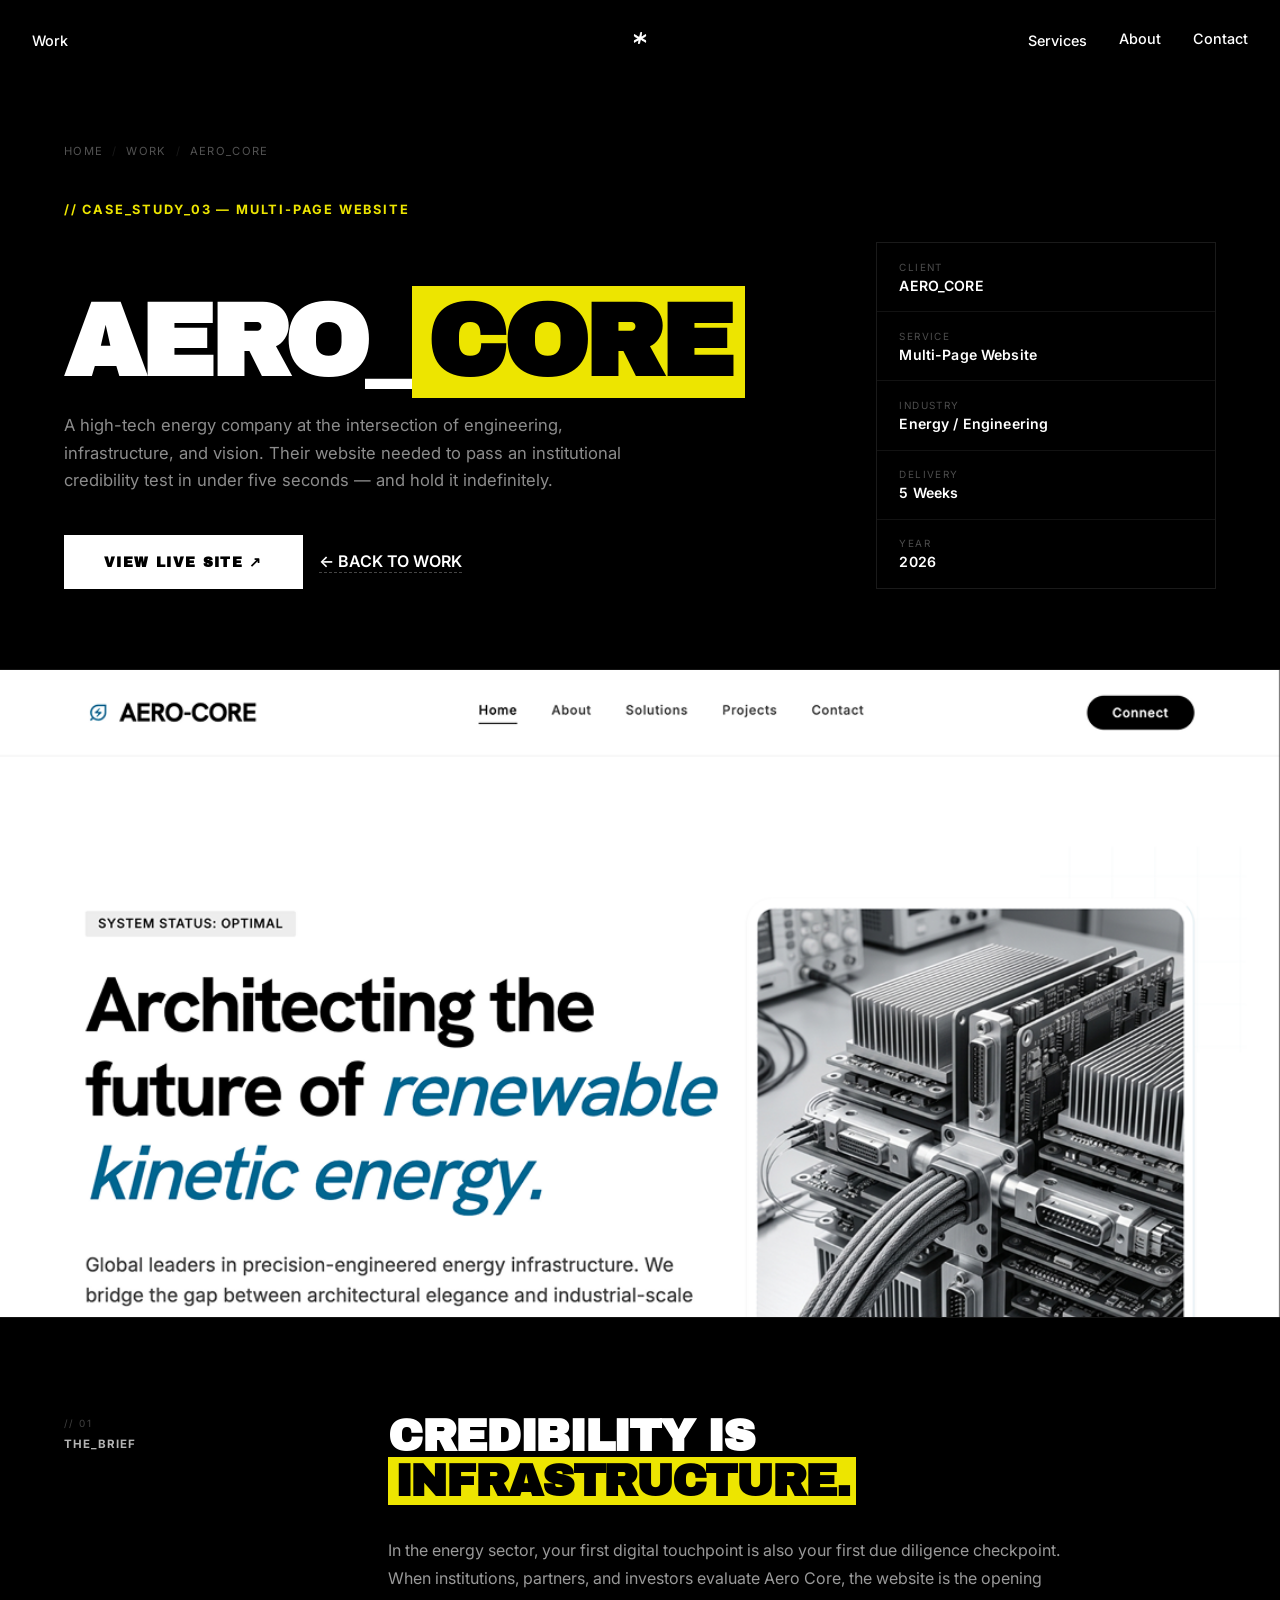
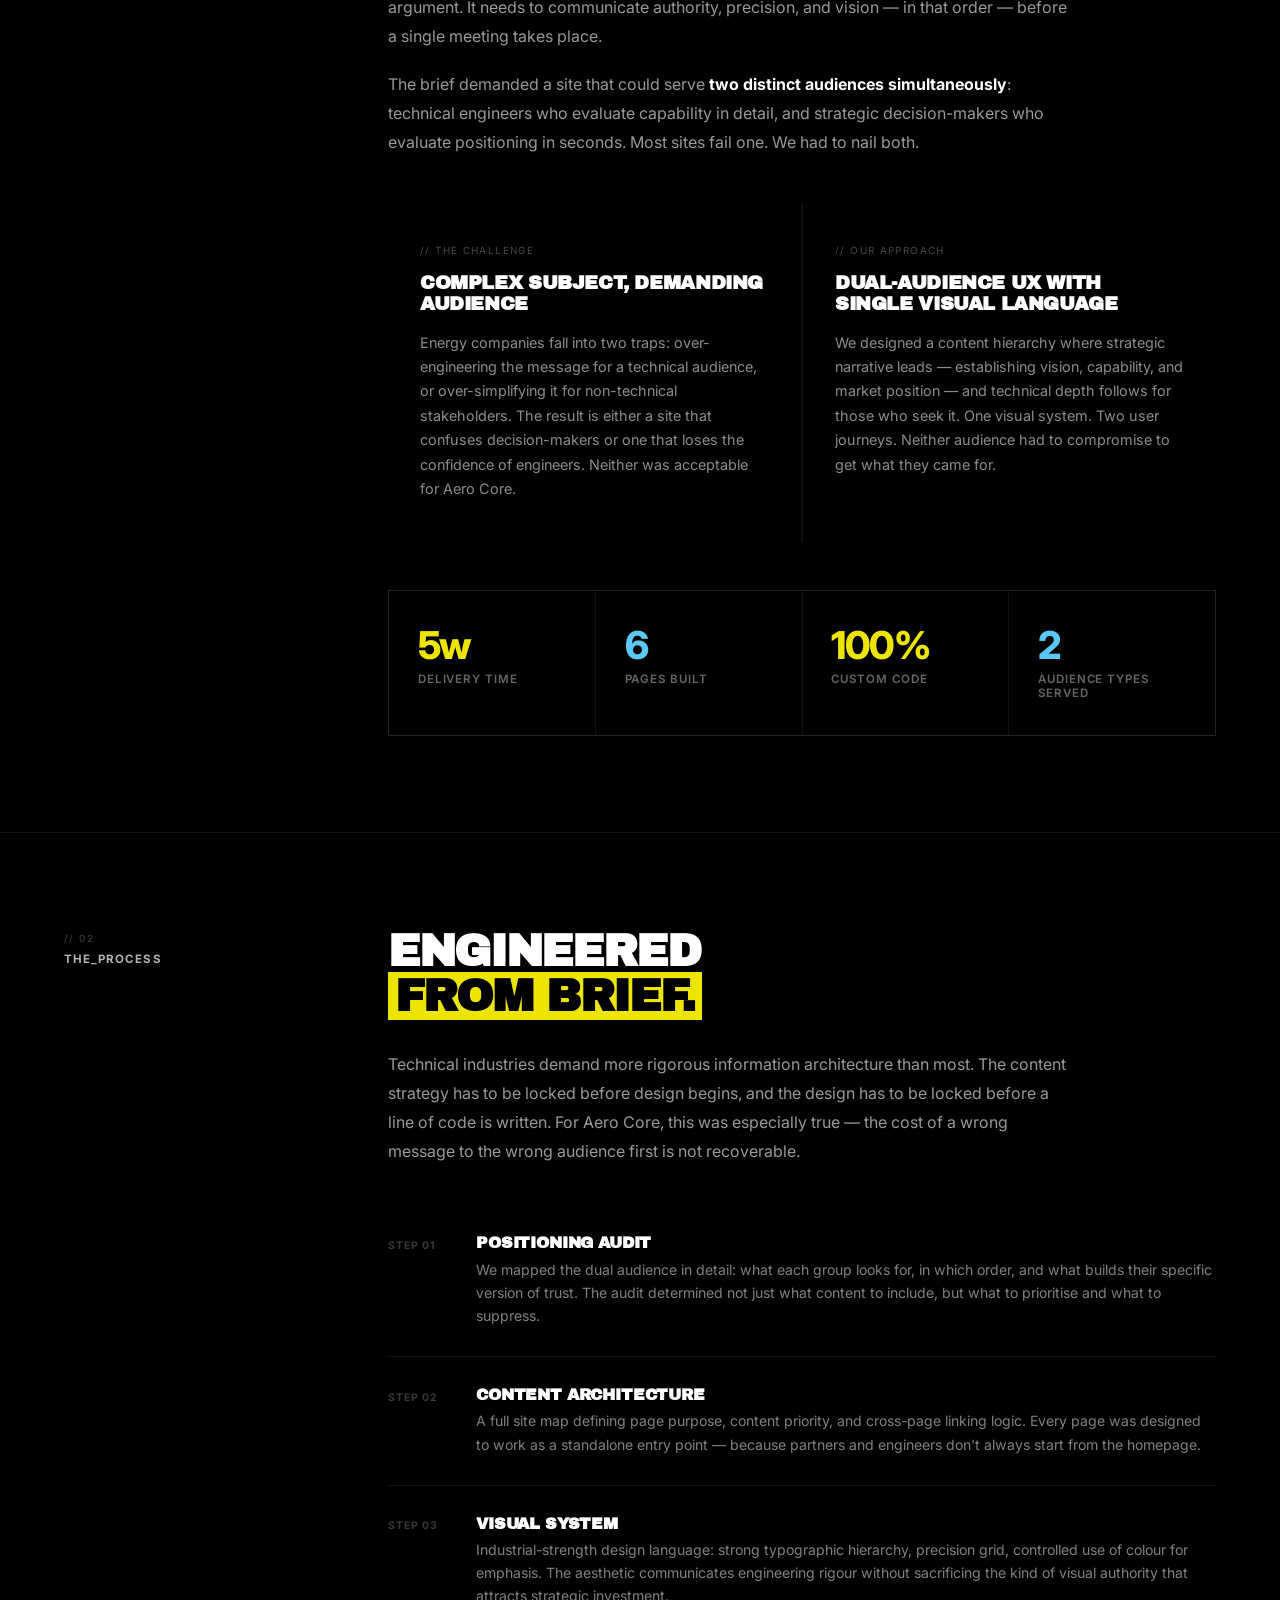
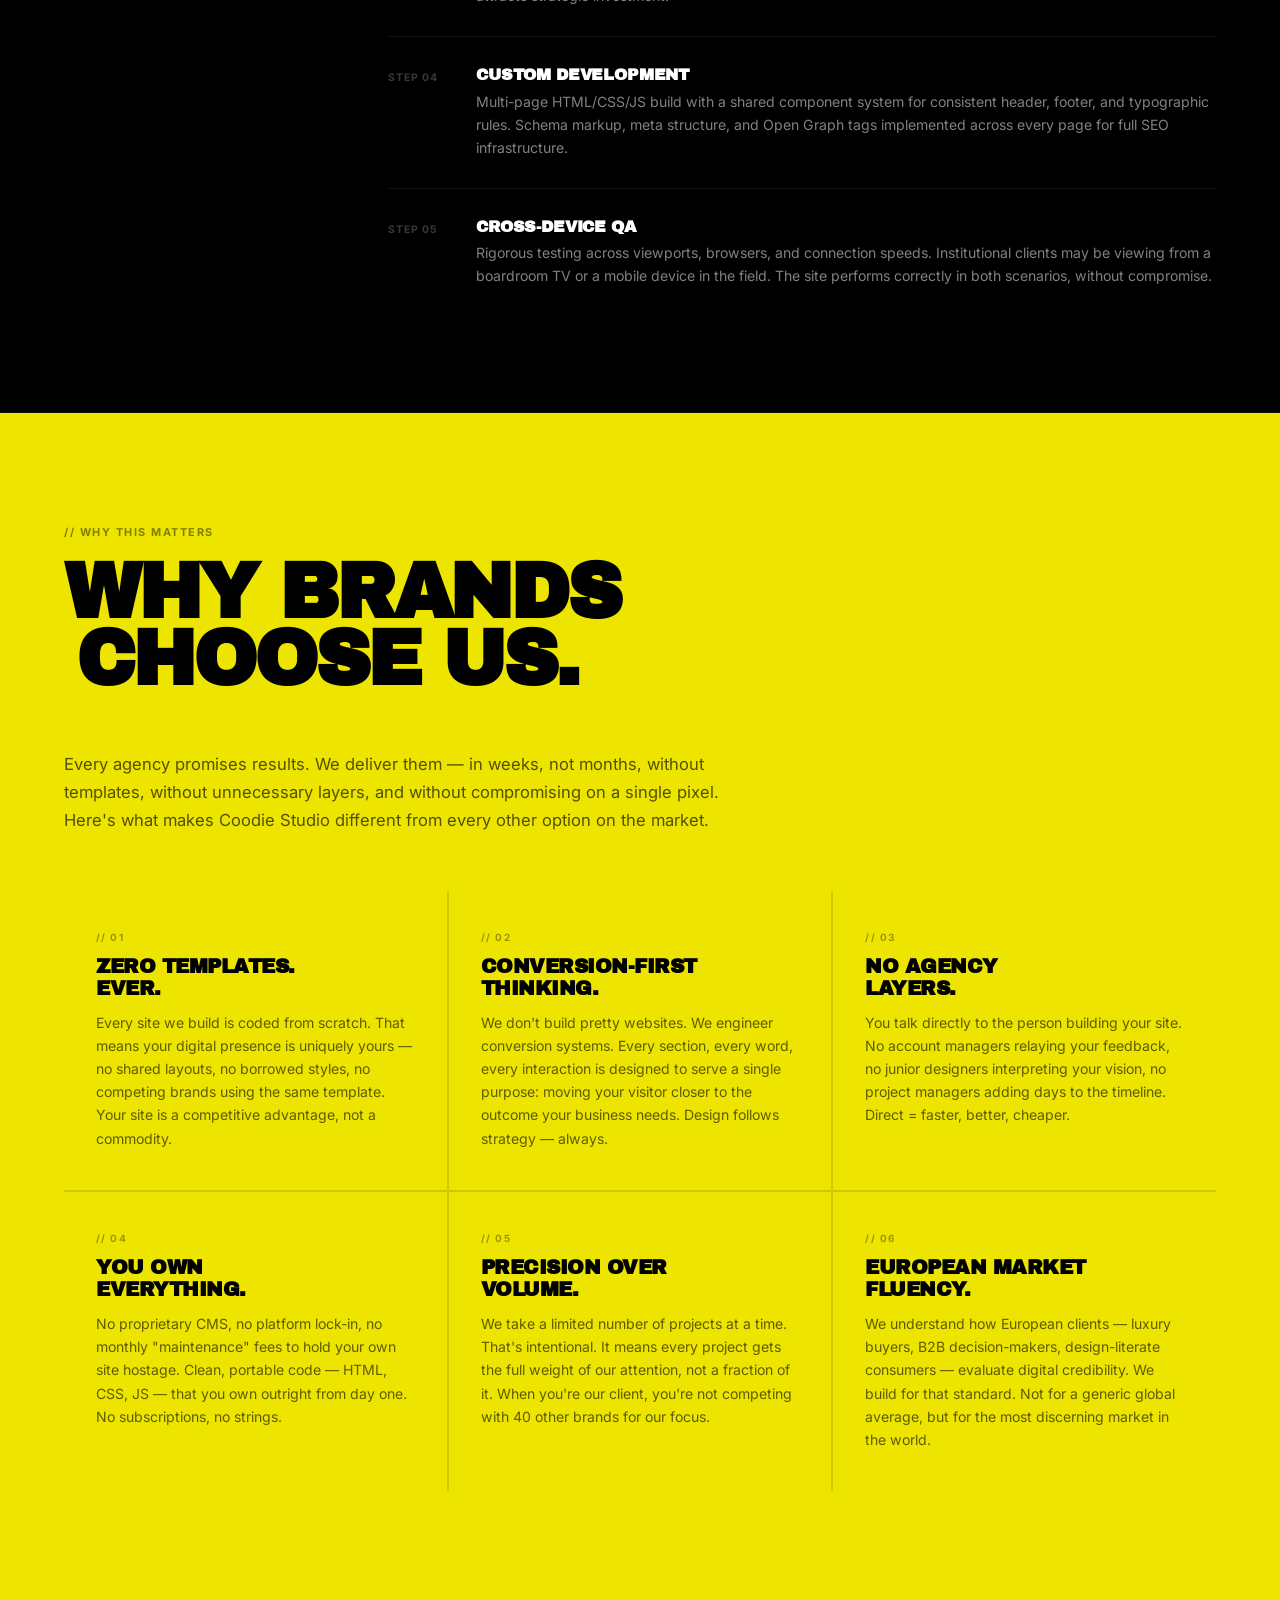
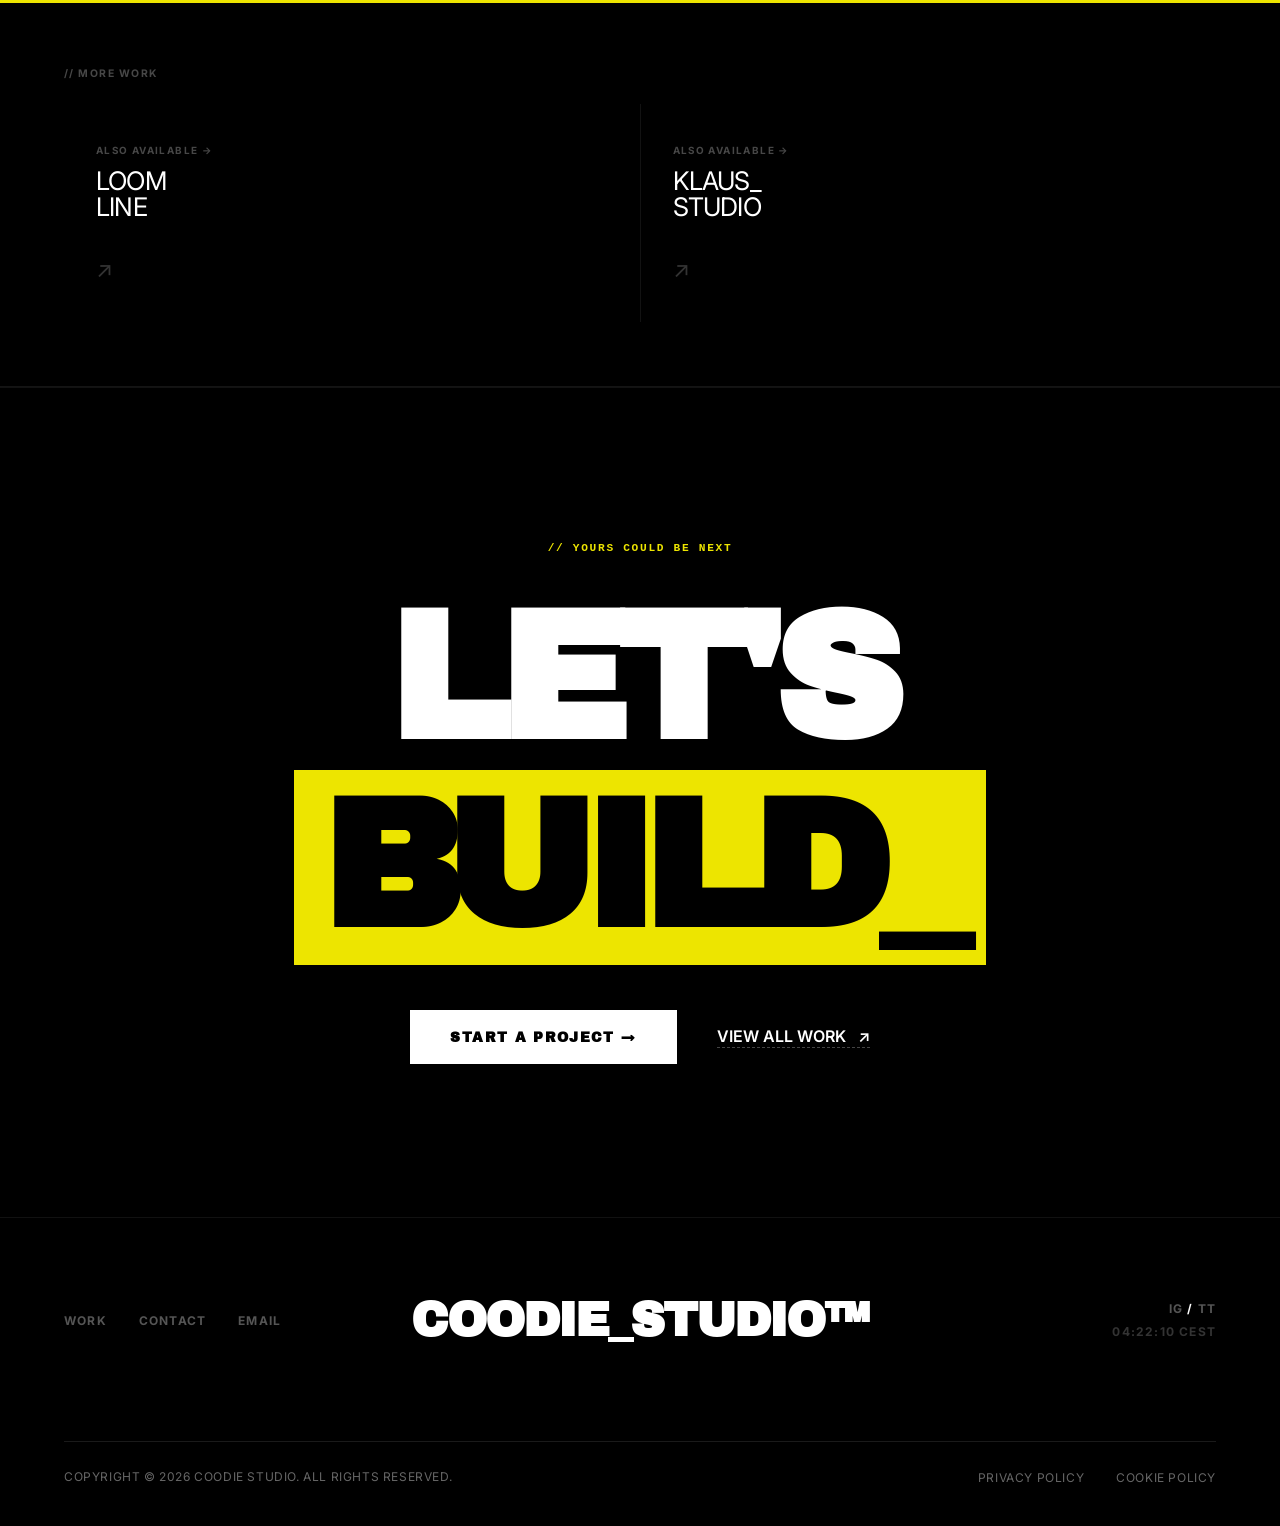
<file: casestudy-aerocore.html>
<!DOCTYPE html>
<html lang="en">

<head>
    <meta charset="UTF-8">
    <meta name="viewport" content="width=device-width, initial-scale=1.0">

    <title>AERO_CORE Case Study – Coodie Studio™</title>
    <meta name="description" content="How Coodie Studio built a bold multi-page site for Aero Core, a high-tech energy company. Engineering credibility, institutional trust, and conversion into a single digital experience.">
    <meta name="author" content="Vannia Rharbaoui Urbano">
    <meta name="robots" content="index, follow">

    <link rel="icon" type="image/webp" href="img/icon-coodie.webp">
    <link rel="preconnect" href="https://fonts.googleapis.com">
    <link rel="preconnect" href="https://fonts.gstatic.com" crossorigin>
    <link href="https://fonts.googleapis.com/css2?family=Archivo+Black&family=Inter:wght@400;500;600;700;800&display=swap" rel="stylesheet">
    <link rel="stylesheet" href="style.css">

    <meta property="og:title" content="AERO_CORE Case Study – Coodie Studio™">
    <meta property="og:description" content="A high-tech energy company needed a digital presence that passed the institutional credibility test. We built it.">
    <meta property="og:type" content="website">
    <meta property="og:url" content="https://coodie.it/casestudy-aerocore.html">
    <meta property="og:image" content="https://coodie.it/img/aerocore.png">
    <link rel="apple-touch-icon" href="img/icon-coodie.webp">

    <link rel="canonical" href="https://coodie.it/casestudy-aerocore.html">
    <meta name="theme-color" content="#000000">

    <script type="application/ld+json">
    {
      "@context": "https://schema.org",
      "@graph": [
        {
          "@type": "WebPage",
          "@id": "https://coodie.it/casestudy-aerocore.html",
          "url": "https://coodie.it/casestudy-aerocore.html",
          "name": "AERO_CORE Case Study – Coodie Studio™",
          "description": "A multi-page institutional site for a high-tech energy company, built by Coodie Studio.",
          "inLanguage": "en",
          "isPartOf": { "@id": "https://coodie.it/#website" }
        }
      ]
    }
    </script>

    <!-- Google tag (gtag.js) -->
    <script async src="https://www.googletagmanager.com/gtag/js?id=G-1R3V6T7DMG"></script>
    <script>
        window.dataLayer = window.dataLayer || [];
        function gtag() { dataLayer.push(arguments); }
        gtag('js', new Date());
        gtag('config', 'G-1R3V6T7DMG');
    </script>
</head>

<body>

    <!-- ======= HEADER ======= -->
    <header class="minimal-header">
        <nav class="hero-nav">
            <div class="nav-left">
                <a href="works.html" class="nav-link">Work</a>
            </div>
            <div class="nav-center">
                <a href="/" class="logo-link">
                    <img src="img/icon-coodie.webp" alt="coodie_studio logo" class="brand-logo" loading="lazy" width="800" height="600">
                </a>
            </div>
            <div class="nav-right desktop-only">
                <div class="services-dropdown">
                    <span class="nav-link services-trigger">Services</span>
                    <div class="services-menu">
                        <a href="onepage.html">One-Page Website</a>
                        <a href="ecommerce.html">E-Commerce Website</a>
                        <a href="multipage.html">Multi-Page Website</a>
                    </div>
                </div>
                <a href="about.html" class="nav-link">About</a>
                <a href="contact.html" class="nav-link">Contact</a>
            </div>
            <button class="hamburger mobile-only" id="menu-toggle" aria-label="Menu">
                <div class="hamburger-lines">
                    <span class="line line-top"></span>
                    <span class="line line-bottom"></span>
                </div>
            </button>
        </nav>

        <div class="mobile-menu-overlay" id="mobile-menu">
            <div class="menu-backdrop" id="menu-backdrop"></div>
            <nav class="mobile-nav-links">
                <div class="sidebar-header">
                    <span class="sidebar-logo">COODIE_STUDIO™</span>
                    <button class="close-sidebar" id="close-btn" aria-label="Close menu">&#10005;</button>
                </div>
                <div class="nav-links-wrapper">
                    <a href="works.html">Work</a>
                    <button class="mobile-services-trigger" id="mobile-services-btn" aria-expanded="false">
                        Services <span class="mobile-services-arrow">&#8595;</span>
                    </button>
                    <div class="mobile-services-submenu" id="mobile-services-submenu" aria-hidden="true">
                        <a href="onepage.html">One-Page Website</a>
                        <a href="ecommerce.html">E-Commerce Website</a>
                        <a href="multipage.html">Multi-Page Website</a>
                    </div>
                    <a href="about.html">About</a>
                    <a href="contact.html">Contact</a>
                </div>
                <div class="sidebar-footer">
                    <div class="system-status">
                        <span class="pulse-dot"></span>
                        <span>CURRENTLY AVAILABLE FOR NEW PROJECT</span>
                    </div>
                </div>
            </nav>
        </div>
    </header>

    <!-- ======= HERO ======= -->
    <section class="cs-hero">
        <div class="cs-hero-inner">

            <nav class="cs-breadcrumb" aria-label="Breadcrumb">
                <a href="/">Home</a>
                <span class="cs-breadcrumb-sep">/</span>
                <a href="works.html">Work</a>
                <span class="cs-breadcrumb-sep">/</span>
                <span>AERO_CORE</span>
            </nav>

            <span class="section-label">// CASE_STUDY_03 — MULTI-PAGE WEBSITE</span>

            <div class="cs-hero-grid">
                <div class="cs-hero-left">
                    <h1 class="cs-hero-title">AERO_<span class="hl-yellow">CORE</span></h1>
                    <p class="cs-hero-desc">A high-tech energy company at the intersection of engineering, infrastructure, and vision. Their website needed to pass an institutional credibility test in under five seconds — and hold it indefinitely.</p>
                    <div class="cs-hero-actions">
                        <a href="https://coodiestudio.github.io/Aero_core/" target="_blank" rel="noopener" class="btn-solid-white">VIEW LIVE SITE ↗</a>
                        <a href="works.html" class="btn-dashed">← BACK TO WORK</a>
                    </div>
                </div>
                <aside class="cs-hero-sidebar">
                    <div class="cs-meta-item">
                        <span class="cs-meta-label">Client</span>
                        <span class="cs-meta-value">AERO_CORE</span>
                    </div>
                    <div class="cs-meta-item">
                        <span class="cs-meta-label">Service</span>
                        <span class="cs-meta-value">Multi-Page Website</span>
                    </div>
                    <div class="cs-meta-item">
                        <span class="cs-meta-label">Industry</span>
                        <span class="cs-meta-value">Energy / Engineering</span>
                    </div>
                    <div class="cs-meta-item">
                        <span class="cs-meta-label">Delivery</span>
                        <span class="cs-meta-value">5 Weeks</span>
                    </div>
                    <div class="cs-meta-item">
                        <span class="cs-meta-label">Year</span>
                        <span class="cs-meta-value">2026</span>
                    </div>
                </aside>
            </div>
        </div>
    </section>

    <!-- ======= FULL-WIDTH MOCKUP ======= -->
    <div class="cs-mockup">
        <img src="img/aerocore.png" alt="AERO_CORE website – designed and built by Coodie Studio" loading="eager">
    </div>

    <!-- ======= THE BRIEF ======= -->
    <section class="cs-section">
        <div class="cs-section-inner">
            <div class="cs-section-grid">
                <div class="cs-label-col">
                    <span class="cs-label-idx">// 01</span>
                    <span class="cs-label-tag">THE_BRIEF</span>
                </div>
                <div class="cs-content-col">
                    <h2 class="cs-section-title">Credibility is<br><span class="hl-yellow">infrastructure.</span></h2>
                    <p class="cs-body-text">In the energy sector, your first digital touchpoint is also your first due diligence checkpoint. When institutions, partners, and investors evaluate Aero Core, the website is the opening argument. It needs to communicate authority, precision, and vision — in that order — before a single meeting takes place.</p>
                    <p class="cs-body-text">The brief demanded a site that could serve <strong>two distinct audiences simultaneously</strong>: technical engineers who evaluate capability in detail, and strategic decision-makers who evaluate positioning in seconds. Most sites fail one. We had to nail both.</p>

                    <div class="cs-two-col">
                        <div class="cs-col-block">
                            <span class="cs-col-block-label">// The Challenge</span>
                            <h3 class="cs-col-block-title">Complex subject, demanding audience</h3>
                            <p>Energy companies fall into two traps: over-engineering the message for a technical audience, or over-simplifying it for non-technical stakeholders. The result is either a site that confuses decision-makers or one that loses the confidence of engineers. Neither was acceptable for Aero Core.</p>
                        </div>
                        <div class="cs-col-block">
                            <span class="cs-col-block-label">// Our Approach</span>
                            <h3 class="cs-col-block-title">Dual-audience UX with single visual language</h3>
                            <p>We designed a content hierarchy where strategic narrative leads — establishing vision, capability, and market position — and technical depth follows for those who seek it. One visual system. Two user journeys. Neither audience had to compromise to get what they came for.</p>
                        </div>
                    </div>

                    <!-- KEY NUMBERS -->
                    <div class="cs-numbers">
                        <div class="cs-num-item">
                            <span class="cs-num-value">5w</span>
                            <span class="cs-num-label">Delivery time</span>
                        </div>
                        <div class="cs-num-item">
                            <span class="cs-num-value is-blue">6</span>
                            <span class="cs-num-label">Pages built</span>
                        </div>
                        <div class="cs-num-item">
                            <span class="cs-num-value">100%</span>
                            <span class="cs-num-label">Custom code</span>
                        </div>
                        <div class="cs-num-item">
                            <span class="cs-num-value is-blue">2</span>
                            <span class="cs-num-label">Audience types served</span>
                        </div>
                    </div>
                </div>
            </div>
        </div>
    </section>

    <!-- ======= THE PROCESS ======= -->
    <section class="cs-section">
        <div class="cs-section-inner">
            <div class="cs-section-grid">
                <div class="cs-label-col">
                    <span class="cs-label-idx">// 02</span>
                    <span class="cs-label-tag">THE_PROCESS</span>
                </div>
                <div class="cs-content-col">
                    <h2 class="cs-section-title">Engineered<br><span class="hl-yellow">from brief.</span></h2>
                    <p class="cs-body-text">Technical industries demand more rigorous information architecture than most. The content strategy has to be locked before design begins, and the design has to be locked before a line of code is written. For Aero Core, this was especially true — the cost of a wrong message to the wrong audience first is not recoverable.</p>

                    <div class="cs-steps">
                        <div class="cs-step">
                            <span class="cs-step-num">STEP 01</span>
                            <div>
                                <h3 class="cs-step-title">Positioning Audit</h3>
                                <p class="cs-step-desc">We mapped the dual audience in detail: what each group looks for, in which order, and what builds their specific version of trust. The audit determined not just what content to include, but what to prioritise and what to suppress.</p>
                            </div>
                        </div>
                        <div class="cs-step">
                            <span class="cs-step-num">STEP 02</span>
                            <div>
                                <h3 class="cs-step-title">Content Architecture</h3>
                                <p class="cs-step-desc">A full site map defining page purpose, content priority, and cross-page linking logic. Every page was designed to work as a standalone entry point — because partners and engineers don't always start from the homepage.</p>
                            </div>
                        </div>
                        <div class="cs-step">
                            <span class="cs-step-num">STEP 03</span>
                            <div>
                                <h3 class="cs-step-title">Visual System</h3>
                                <p class="cs-step-desc">Industrial-strength design language: strong typographic hierarchy, precision grid, controlled use of colour for emphasis. The aesthetic communicates engineering rigour without sacrificing the kind of visual authority that attracts strategic investment.</p>
                            </div>
                        </div>
                        <div class="cs-step">
                            <span class="cs-step-num">STEP 04</span>
                            <div>
                                <h3 class="cs-step-title">Custom Development</h3>
                                <p class="cs-step-desc">Multi-page HTML/CSS/JS build with a shared component system for consistent header, footer, and typographic rules. Schema markup, meta structure, and Open Graph tags implemented across every page for full SEO infrastructure.</p>
                            </div>
                        </div>
                        <div class="cs-step">
                            <span class="cs-step-num">STEP 05</span>
                            <div>
                                <h3 class="cs-step-title">Cross-Device QA</h3>
                                <p class="cs-step-desc">Rigorous testing across viewports, browsers, and connection speeds. Institutional clients may be viewing from a boardroom TV or a mobile device in the field. The site performs correctly in both scenarios, without compromise.</p>
                            </div>
                        </div>
                    </div>
                </div>
            </div>
        </div>
    </section>

    <!-- ======= WHY COODIE ======= -->
    <section class="cs-why">
        <div class="cs-why-inner">
            <span class="cs-why-label">// WHY THIS MATTERS</span>
            <h2 class="cs-why-title">Why brands<br><span class="hl-yellow">choose us.</span></h2>
            <p class="cs-why-lead">Every agency promises results. We deliver them — in weeks, not months, without templates, without unnecessary layers, and without compromising on a single pixel. Here's what makes Coodie Studio different from every other option on the market.</p>

            <div class="cs-why-grid">
                <div class="cs-why-card">
                    <span class="cs-why-card-num">// 01</span>
                    <h3 class="cs-why-card-title">Zero templates.<br>Ever.</h3>
                    <p>Every site we build is coded from scratch. That means your digital presence is uniquely yours — no shared layouts, no borrowed styles, no competing brands using the same template. Your site is a competitive advantage, not a commodity.</p>
                </div>
                <div class="cs-why-card">
                    <span class="cs-why-card-num">// 02</span>
                    <h3 class="cs-why-card-title">Conversion-first<br>thinking.</h3>
                    <p>We don't build pretty websites. We engineer conversion systems. Every section, every word, every interaction is designed to serve a single purpose: moving your visitor closer to the outcome your business needs. Design follows strategy — always.</p>
                </div>
                <div class="cs-why-card">
                    <span class="cs-why-card-num">// 03</span>
                    <h3 class="cs-why-card-title">No agency<br>layers.</h3>
                    <p>You talk directly to the person building your site. No account managers relaying your feedback, no junior designers interpreting your vision, no project managers adding days to the timeline. Direct = faster, better, cheaper.</p>
                </div>
                <div class="cs-why-card">
                    <span class="cs-why-card-num">// 04</span>
                    <h3 class="cs-why-card-title">You own<br>everything.</h3>
                    <p>No proprietary CMS, no platform lock-in, no monthly "maintenance" fees to hold your own site hostage. Clean, portable code — HTML, CSS, JS — that you own outright from day one. No subscriptions, no strings.</p>
                </div>
                <div class="cs-why-card">
                    <span class="cs-why-card-num">// 05</span>
                    <h3 class="cs-why-card-title">Precision over<br>volume.</h3>
                    <p>We take a limited number of projects at a time. That's intentional. It means every project gets the full weight of our attention, not a fraction of it. When you're our client, you're not competing with 40 other brands for our focus.</p>
                </div>
                <div class="cs-why-card">
                    <span class="cs-why-card-num">// 06</span>
                    <h3 class="cs-why-card-title">European market<br>fluency.</h3>
                    <p>We understand how European clients — luxury buyers, B2B decision-makers, design-literate consumers — evaluate digital credibility. We build for that standard. Not for a generic global average, but for the most discerning market in the world.</p>
                </div>
            </div>
        </div>
    </section>

    <!-- ======= NEXT PROJECTS ======= -->
    <div class="cs-next-section">
        <span class="cs-next-label">// MORE WORK</span>
        <div class="cs-next-grid">
            <a href="casestudy-loomline.html" class="cs-next-card">
                <span class="cs-next-card-label">Also available →</span>
                <span class="cs-next-card-title">LOOM<br>LINE</span>
                <span class="cs-next-card-arrow">↗</span>
            </a>
            <a href="casestudy-klausstudio.html" class="cs-next-card">
                <span class="cs-next-card-label">Also available →</span>
                <span class="cs-next-card-title">KLAUS_<br>STUDIO</span>
                <span class="cs-next-card-arrow">↗</span>
            </a>
        </div>
    </div>

    <!-- ======= CTA CLOSER ======= -->
    <section class="about-cta-closer">
        <span class="cta-closer-label">// YOURS COULD BE NEXT</span>
        <h2 class="cta-closer-title">LET'S<br><span class="hl-yellow">BUILD_</span></h2>
        <div class="cta-closer-actions">
            <a href="contact.html" class="btn-solid-white">START A PROJECT →</a>
            <a href="works.html" class="btn-dashed">VIEW ALL WORK <span class="arrow">↗</span></a>
        </div>
    </section>

    <!-- ======= FOOTER ======= -->
    <footer class="hyper-footer">
        <div class="footer-top-line">
            <div class="footer-nav-minimal">
                <a href="works.html">WORK</a>
                <a href="contact.html">CONTACT</a>
                <a href="mailto:coodie.studio@gmail.com">EMAIL</a>
            </div>
            <div class="footer-center">
                <h2 class="footer-brand-minimal">COODIE_STUDIO™</h2>
            </div>
            <div class="footer-meta-minimal">
                <div class="social-row">
                    <a href="https://www.instagram.com/coodie_studio/">IG</a>
                    <span>/</span>
                    <a href="https://www.tiktok.com/@coodie.studio?is_from_webapp=1&sender_device=pc">TT</a>
                </div>
                <span id="live-clock" class="minimal-clock">00:00:00 CEST</span>
            </div>
        </div>
        <div class="footer-legal-line">
            <p>Copyright © 2026 Coodie Studio. All rights reserved.</p>
            <ul class="policies" role="list">
                <li><a href="privacy.html" title="Read our privacy policy">Privacy Policy</a></li>
                <li><a href="cookie.html" title="Read our cookie policy">Cookie Policy</a></li>
            </ul>
        </div>
    </footer>

    <script src="script.js" defer></script>
</body>

</html>
</file>
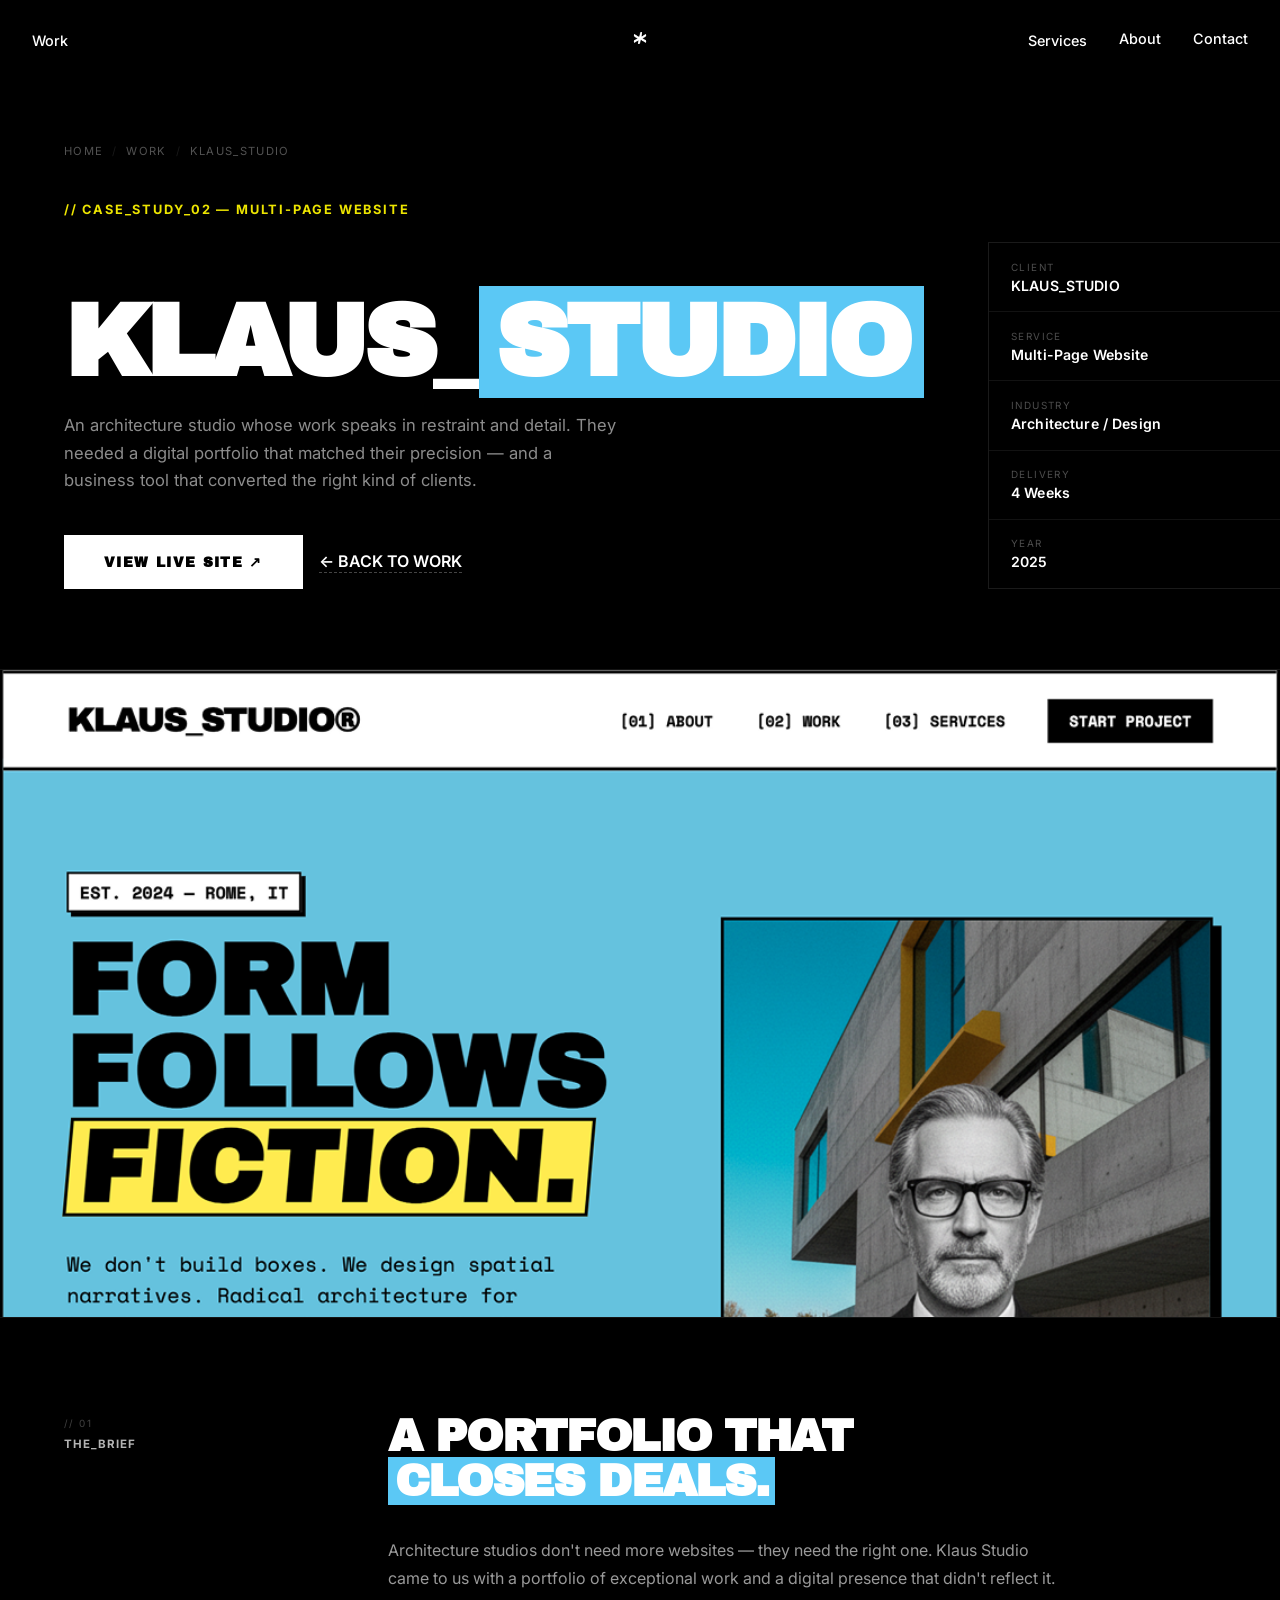
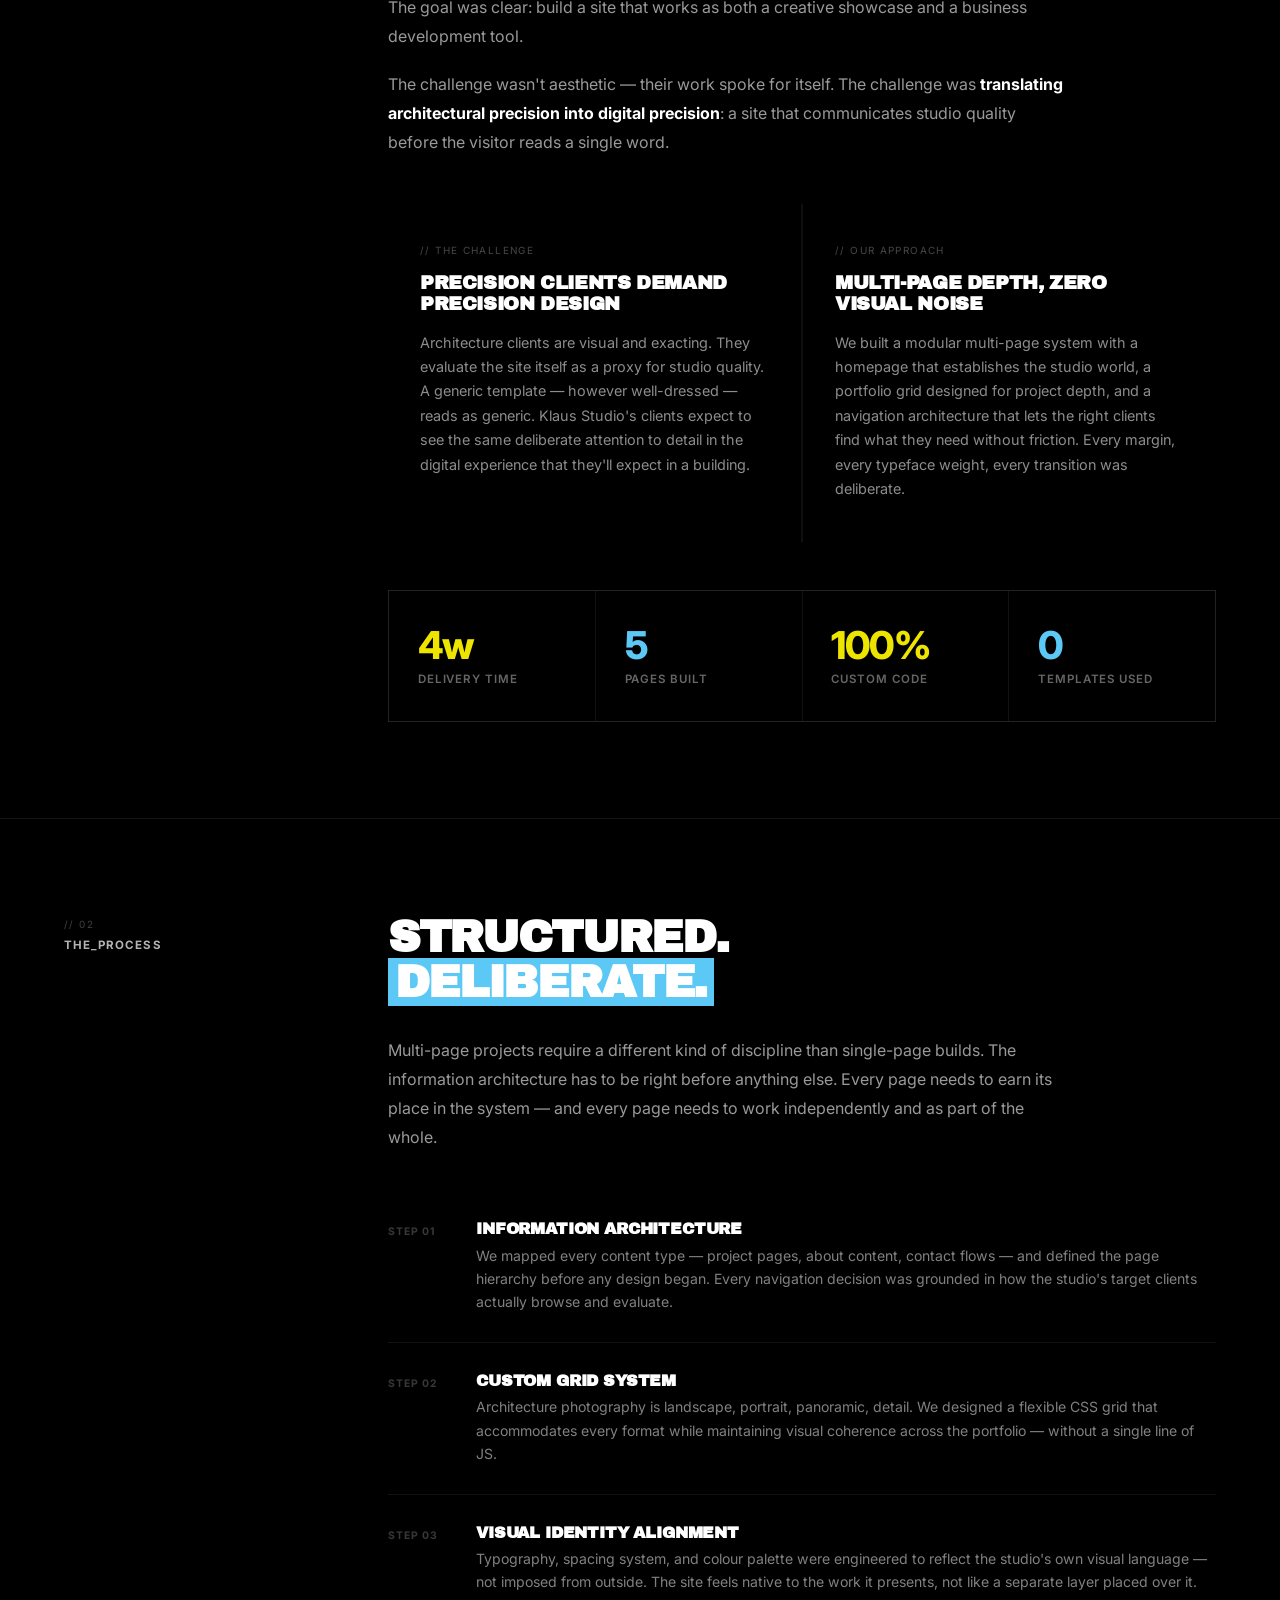
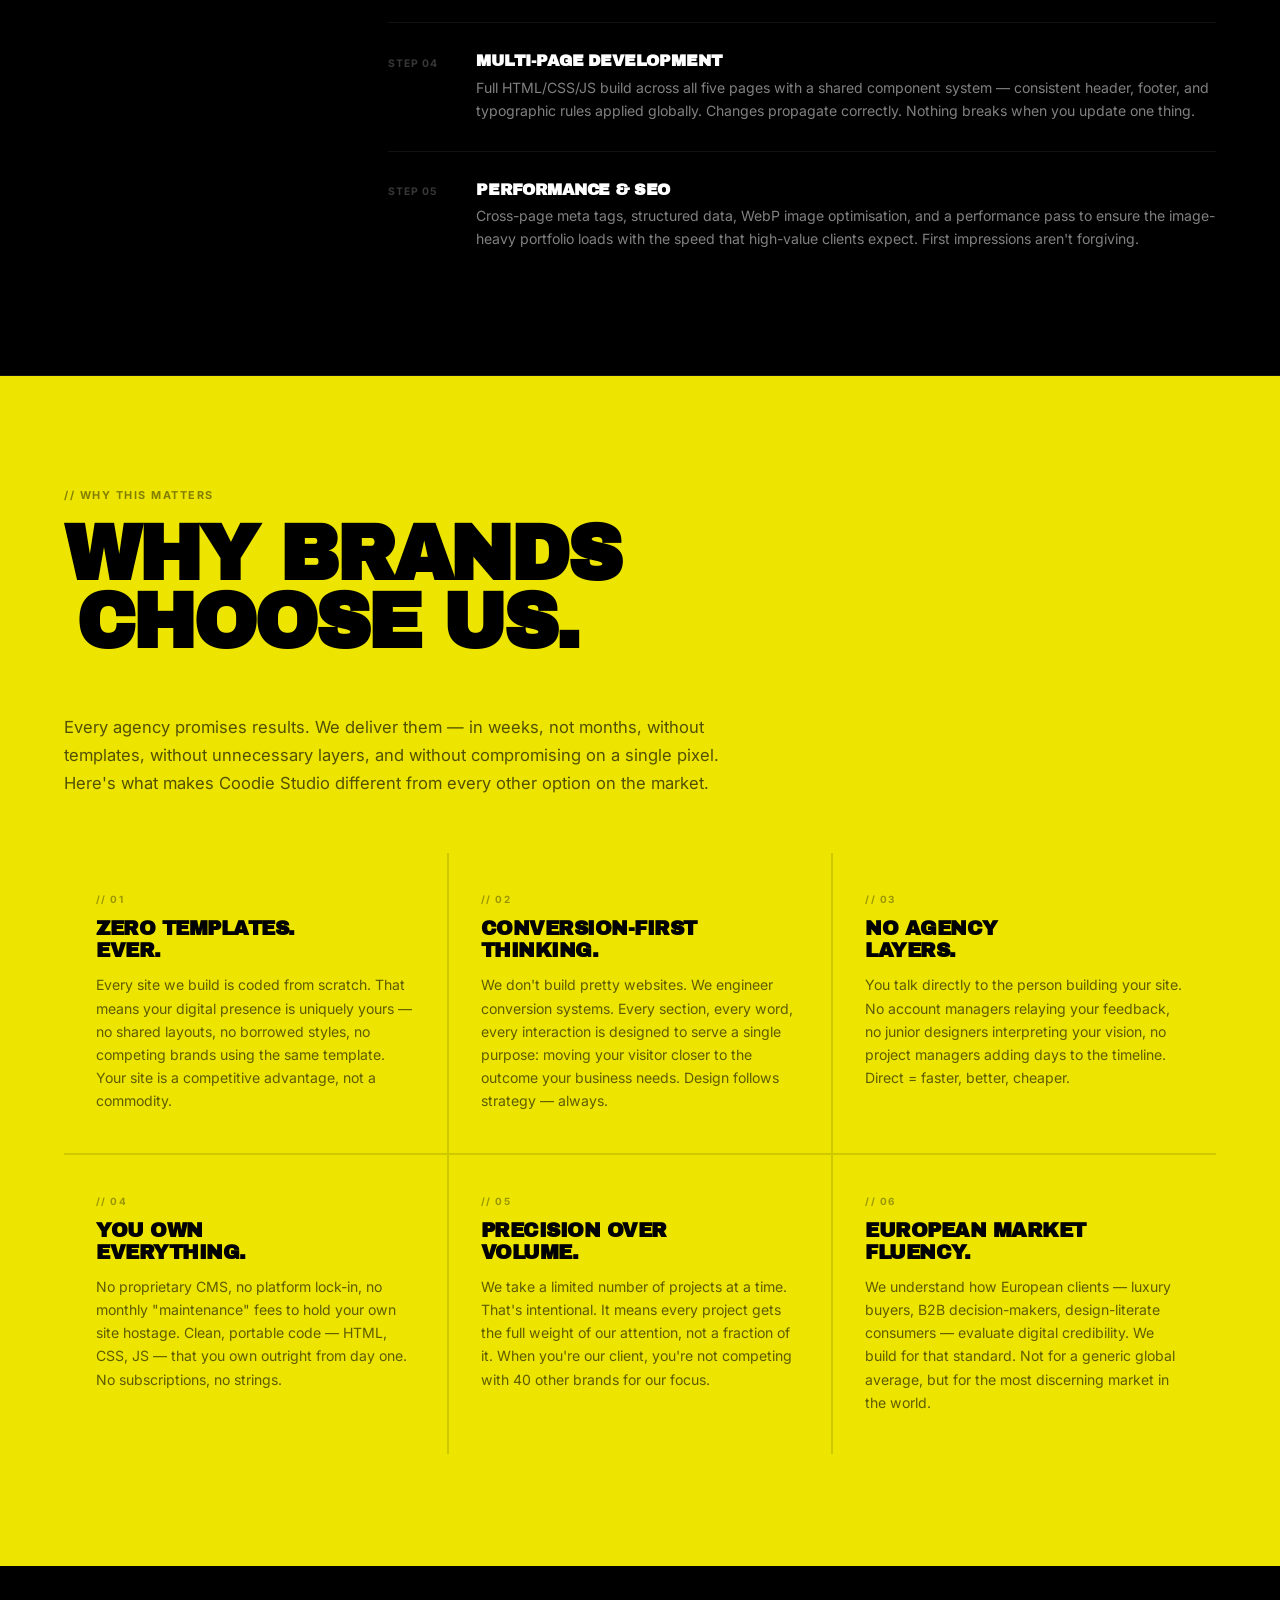
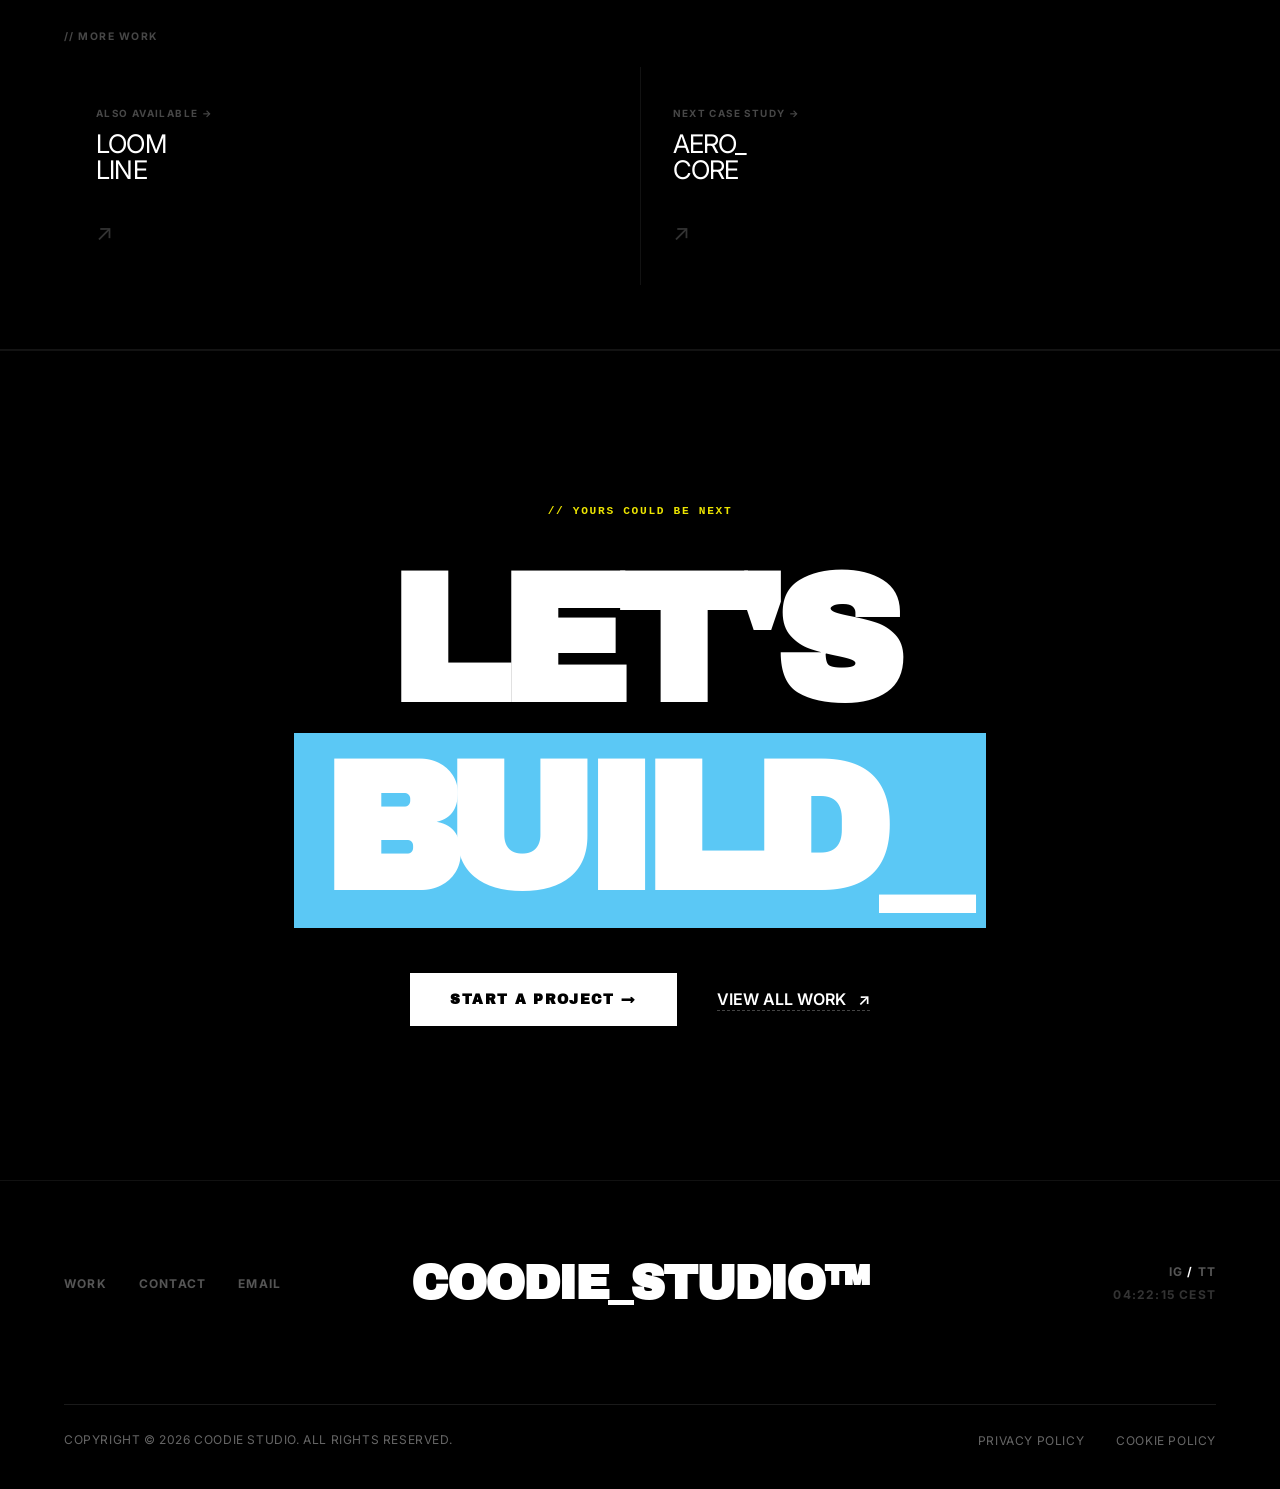
<file: casestudy-klausstudio.html>
<!DOCTYPE html>
<html lang="en">

<head>
    <meta charset="UTF-8">
    <meta name="viewport" content="width=device-width, initial-scale=1.0">

    <title>KLAUS_STUDIO Case Study – Coodie Studio™</title>
    <meta name="description" content="How Coodie Studio built a precision multi-page portfolio site for Klaus Studio, an architecture practice. Custom design, editorial grid, built to convert high-value clients.">
    <meta name="author" content="Vannia Rharbaoui Urbano">
    <meta name="robots" content="index, follow">

    <link rel="icon" type="image/webp" href="img/icon-coodie.webp">
    <link rel="preconnect" href="https://fonts.googleapis.com">
    <link rel="preconnect" href="https://fonts.gstatic.com" crossorigin>
    <link href="https://fonts.googleapis.com/css2?family=Archivo+Black&family=Inter:wght@400;500;600;700;800&display=swap" rel="stylesheet">
    <link rel="stylesheet" href="style.css">

    <meta property="og:title" content="KLAUS_STUDIO Case Study – Coodie Studio™">
    <meta property="og:description" content="A precision-built multi-page portfolio for an architecture studio. Every pixel earns its place.">
    <meta property="og:type" content="website">
    <meta property="og:url" content="https://coodie.it/casestudy-klausstudio.html">
    <meta property="og:image" content="https://coodie.it/img/klausstudio.png">
    <link rel="apple-touch-icon" href="img/icon-coodie.webp">

    <link rel="canonical" href="https://coodie.it/casestudy-klausstudio.html">
    <meta name="theme-color" content="#000000">

    <script type="application/ld+json">
    {
      "@context": "https://schema.org",
      "@graph": [
        {
          "@type": "WebPage",
          "@id": "https://coodie.it/casestudy-klausstudio.html",
          "url": "https://coodie.it/casestudy-klausstudio.html",
          "name": "KLAUS_STUDIO Case Study – Coodie Studio™",
          "description": "A multi-page portfolio and business site for an architecture studio, built by Coodie Studio.",
          "inLanguage": "en",
          "isPartOf": { "@id": "https://coodie.it/#website" }
        }
      ]
    }
    </script>

    <!-- Google tag (gtag.js) -->
    <script async src="https://www.googletagmanager.com/gtag/js?id=G-1R3V6T7DMG"></script>
    <script>
        window.dataLayer = window.dataLayer || [];
        function gtag() { dataLayer.push(arguments); }
        gtag('js', new Date());
        gtag('config', 'G-1R3V6T7DMG');
    </script>
</head>

<body>

    <!-- ======= HEADER ======= -->
    <header class="minimal-header">
        <nav class="hero-nav">
            <div class="nav-left">
                <a href="works.html" class="nav-link">Work</a>
            </div>
            <div class="nav-center">
                <a href="/" class="logo-link">
                    <img src="img/icon-coodie.webp" alt="coodie_studio logo" class="brand-logo" loading="lazy" width="800" height="600">
                </a>
            </div>
            <div class="nav-right desktop-only">
                <div class="services-dropdown">
                    <span class="nav-link services-trigger">Services</span>
                    <div class="services-menu">
                        <a href="onepage.html">One-Page Website</a>
                        <a href="ecommerce.html">E-Commerce Website</a>
                        <a href="multipage.html">Multi-Page Website</a>
                    </div>
                </div>
                <a href="about.html" class="nav-link">About</a>
                <a href="contact.html" class="nav-link">Contact</a>
            </div>
            <button class="hamburger mobile-only" id="menu-toggle" aria-label="Menu">
                <div class="hamburger-lines">
                    <span class="line line-top"></span>
                    <span class="line line-bottom"></span>
                </div>
            </button>
        </nav>

        <div class="mobile-menu-overlay" id="mobile-menu">
            <div class="menu-backdrop" id="menu-backdrop"></div>
            <nav class="mobile-nav-links">
                <div class="sidebar-header">
                    <span class="sidebar-logo">COODIE_STUDIO™</span>
                    <button class="close-sidebar" id="close-btn" aria-label="Close menu">&#10005;</button>
                </div>
                <div class="nav-links-wrapper">
                    <a href="works.html">Work</a>
                    <button class="mobile-services-trigger" id="mobile-services-btn" aria-expanded="false">
                        Services <span class="mobile-services-arrow">&#8595;</span>
                    </button>
                    <div class="mobile-services-submenu" id="mobile-services-submenu" aria-hidden="true">
                        <a href="onepage.html">One-Page Website</a>
                        <a href="ecommerce.html">E-Commerce Website</a>
                        <a href="multipage.html">Multi-Page Website</a>
                    </div>
                    <a href="about.html">About</a>
                    <a href="contact.html">Contact</a>
                </div>
                <div class="sidebar-footer">
                    <div class="system-status">
                        <span class="pulse-dot"></span>
                        <span>CURRENTLY AVAILABLE FOR NEW PROJECT</span>
                    </div>
                </div>
            </nav>
        </div>
    </header>

    <!-- ======= HERO ======= -->
    <section class="cs-hero">
        <div class="cs-hero-inner">

            <nav class="cs-breadcrumb" aria-label="Breadcrumb">
                <a href="/">Home</a>
                <span class="cs-breadcrumb-sep">/</span>
                <a href="works.html">Work</a>
                <span class="cs-breadcrumb-sep">/</span>
                <span>KLAUS_STUDIO</span>
            </nav>

            <span class="section-label">// CASE_STUDY_02 — MULTI-PAGE WEBSITE</span>

            <div class="cs-hero-grid">
                <div class="cs-hero-left">
                    <h1 class="cs-hero-title">KLAUS_<span class="hl-blue">STUDIO</span></h1>
                    <p class="cs-hero-desc">An architecture studio whose work speaks in restraint and detail. They needed a digital portfolio that matched their precision — and a business tool that converted the right kind of clients.</p>
                    <div class="cs-hero-actions">
                        <a href="https://coodiestudio.github.io/Klaus_Studio/" target="_blank" rel="noopener" class="btn-solid-white">VIEW LIVE SITE ↗</a>
                        <a href="works.html" class="btn-dashed">← BACK TO WORK</a>
                    </div>
                </div>
                <aside class="cs-hero-sidebar">
                    <div class="cs-meta-item">
                        <span class="cs-meta-label">Client</span>
                        <span class="cs-meta-value">KLAUS_STUDIO</span>
                    </div>
                    <div class="cs-meta-item">
                        <span class="cs-meta-label">Service</span>
                        <span class="cs-meta-value">Multi-Page Website</span>
                    </div>
                    <div class="cs-meta-item">
                        <span class="cs-meta-label">Industry</span>
                        <span class="cs-meta-value">Architecture / Design</span>
                    </div>
                    <div class="cs-meta-item">
                        <span class="cs-meta-label">Delivery</span>
                        <span class="cs-meta-value">4 Weeks</span>
                    </div>
                    <div class="cs-meta-item">
                        <span class="cs-meta-label">Year</span>
                        <span class="cs-meta-value">2025</span>
                    </div>
                </aside>
            </div>
        </div>
    </section>

    <!-- ======= FULL-WIDTH MOCKUP ======= -->
    <div class="cs-mockup">
        <img src="img/klausstudio.png" alt="KLAUS_STUDIO website – designed and built by Coodie Studio" loading="eager">
    </div>

    <!-- ======= THE BRIEF ======= -->
    <section class="cs-section">
        <div class="cs-section-inner">
            <div class="cs-section-grid">
                <div class="cs-label-col">
                    <span class="cs-label-idx">// 01</span>
                    <span class="cs-label-tag">THE_BRIEF</span>
                </div>
                <div class="cs-content-col">
                    <h2 class="cs-section-title">A portfolio that<br><span class="hl-blue">closes deals.</span></h2>
                    <p class="cs-body-text">Architecture studios don't need more websites — they need the right one. Klaus Studio came to us with a portfolio of exceptional work and a digital presence that didn't reflect it. The goal was clear: build a site that works as both a creative showcase and a business development tool.</p>
                    <p class="cs-body-text">The challenge wasn't aesthetic — their work spoke for itself. The challenge was <strong>translating architectural precision into digital precision</strong>: a site that communicates studio quality before the visitor reads a single word.</p>

                    <div class="cs-two-col">
                        <div class="cs-col-block">
                            <span class="cs-col-block-label">// The Challenge</span>
                            <h3 class="cs-col-block-title">Precision clients demand precision design</h3>
                            <p>Architecture clients are visual and exacting. They evaluate the site itself as a proxy for studio quality. A generic template — however well-dressed — reads as generic. Klaus Studio's clients expect to see the same deliberate attention to detail in the digital experience that they'll expect in a building.</p>
                        </div>
                        <div class="cs-col-block">
                            <span class="cs-col-block-label">// Our Approach</span>
                            <h3 class="cs-col-block-title">Multi-page depth, zero visual noise</h3>
                            <p>We built a modular multi-page system with a homepage that establishes the studio world, a portfolio grid designed for project depth, and a navigation architecture that lets the right clients find what they need without friction. Every margin, every typeface weight, every transition was deliberate.</p>
                        </div>
                    </div>

                    <!-- KEY NUMBERS -->
                    <div class="cs-numbers">
                        <div class="cs-num-item">
                            <span class="cs-num-value">4w</span>
                            <span class="cs-num-label">Delivery time</span>
                        </div>
                        <div class="cs-num-item">
                            <span class="cs-num-value is-blue">5</span>
                            <span class="cs-num-label">Pages built</span>
                        </div>
                        <div class="cs-num-item">
                            <span class="cs-num-value">100%</span>
                            <span class="cs-num-label">Custom code</span>
                        </div>
                        <div class="cs-num-item">
                            <span class="cs-num-value is-blue">0</span>
                            <span class="cs-num-label">Templates used</span>
                        </div>
                    </div>
                </div>
            </div>
        </div>
    </section>

    <!-- ======= THE PROCESS ======= -->
    <section class="cs-section">
        <div class="cs-section-inner">
            <div class="cs-section-grid">
                <div class="cs-label-col">
                    <span class="cs-label-idx">// 02</span>
                    <span class="cs-label-tag">THE_PROCESS</span>
                </div>
                <div class="cs-content-col">
                    <h2 class="cs-section-title">Structured.<br><span class="hl-blue">Deliberate.</span></h2>
                    <p class="cs-body-text">Multi-page projects require a different kind of discipline than single-page builds. The information architecture has to be right before anything else. Every page needs to earn its place in the system — and every page needs to work independently and as part of the whole.</p>

                    <div class="cs-steps">
                        <div class="cs-step">
                            <span class="cs-step-num">STEP 01</span>
                            <div>
                                <h3 class="cs-step-title">Information Architecture</h3>
                                <p class="cs-step-desc">We mapped every content type — project pages, about content, contact flows — and defined the page hierarchy before any design began. Every navigation decision was grounded in how the studio's target clients actually browse and evaluate.</p>
                            </div>
                        </div>
                        <div class="cs-step">
                            <span class="cs-step-num">STEP 02</span>
                            <div>
                                <h3 class="cs-step-title">Custom Grid System</h3>
                                <p class="cs-step-desc">Architecture photography is landscape, portrait, panoramic, detail. We designed a flexible CSS grid that accommodates every format while maintaining visual coherence across the portfolio — without a single line of JS.</p>
                            </div>
                        </div>
                        <div class="cs-step">
                            <span class="cs-step-num">STEP 03</span>
                            <div>
                                <h3 class="cs-step-title">Visual Identity Alignment</h3>
                                <p class="cs-step-desc">Typography, spacing system, and colour palette were engineered to reflect the studio's own visual language — not imposed from outside. The site feels native to the work it presents, not like a separate layer placed over it.</p>
                            </div>
                        </div>
                        <div class="cs-step">
                            <span class="cs-step-num">STEP 04</span>
                            <div>
                                <h3 class="cs-step-title">Multi-Page Development</h3>
                                <p class="cs-step-desc">Full HTML/CSS/JS build across all five pages with a shared component system — consistent header, footer, and typographic rules applied globally. Changes propagate correctly. Nothing breaks when you update one thing.</p>
                            </div>
                        </div>
                        <div class="cs-step">
                            <span class="cs-step-num">STEP 05</span>
                            <div>
                                <h3 class="cs-step-title">Performance & SEO</h3>
                                <p class="cs-step-desc">Cross-page meta tags, structured data, WebP image optimisation, and a performance pass to ensure the image-heavy portfolio loads with the speed that high-value clients expect. First impressions aren't forgiving.</p>
                            </div>
                        </div>
                    </div>
                </div>
            </div>
        </div>
    </section>

    <!-- ======= WHY COODIE ======= -->
    <section class="cs-why">
        <div class="cs-why-inner">
            <span class="cs-why-label">// WHY THIS MATTERS</span>
            <h2 class="cs-why-title">Why brands<br><span class="hl-yellow">choose us.</span></h2>
            <p class="cs-why-lead">Every agency promises results. We deliver them — in weeks, not months, without templates, without unnecessary layers, and without compromising on a single pixel. Here's what makes Coodie Studio different from every other option on the market.</p>

            <div class="cs-why-grid">
                <div class="cs-why-card">
                    <span class="cs-why-card-num">// 01</span>
                    <h3 class="cs-why-card-title">Zero templates.<br>Ever.</h3>
                    <p>Every site we build is coded from scratch. That means your digital presence is uniquely yours — no shared layouts, no borrowed styles, no competing brands using the same template. Your site is a competitive advantage, not a commodity.</p>
                </div>
                <div class="cs-why-card">
                    <span class="cs-why-card-num">// 02</span>
                    <h3 class="cs-why-card-title">Conversion-first<br>thinking.</h3>
                    <p>We don't build pretty websites. We engineer conversion systems. Every section, every word, every interaction is designed to serve a single purpose: moving your visitor closer to the outcome your business needs. Design follows strategy — always.</p>
                </div>
                <div class="cs-why-card">
                    <span class="cs-why-card-num">// 03</span>
                    <h3 class="cs-why-card-title">No agency<br>layers.</h3>
                    <p>You talk directly to the person building your site. No account managers relaying your feedback, no junior designers interpreting your vision, no project managers adding days to the timeline. Direct = faster, better, cheaper.</p>
                </div>
                <div class="cs-why-card">
                    <span class="cs-why-card-num">// 04</span>
                    <h3 class="cs-why-card-title">You own<br>everything.</h3>
                    <p>No proprietary CMS, no platform lock-in, no monthly "maintenance" fees to hold your own site hostage. Clean, portable code — HTML, CSS, JS — that you own outright from day one. No subscriptions, no strings.</p>
                </div>
                <div class="cs-why-card">
                    <span class="cs-why-card-num">// 05</span>
                    <h3 class="cs-why-card-title">Precision over<br>volume.</h3>
                    <p>We take a limited number of projects at a time. That's intentional. It means every project gets the full weight of our attention, not a fraction of it. When you're our client, you're not competing with 40 other brands for our focus.</p>
                </div>
                <div class="cs-why-card">
                    <span class="cs-why-card-num">// 06</span>
                    <h3 class="cs-why-card-title">European market<br>fluency.</h3>
                    <p>We understand how European clients — luxury buyers, B2B decision-makers, design-literate consumers — evaluate digital credibility. We build for that standard. Not for a generic global average, but for the most discerning market in the world.</p>
                </div>
            </div>
        </div>
    </section>

    <!-- ======= NEXT PROJECTS ======= -->
    <div class="cs-next-section">
        <span class="cs-next-label">// MORE WORK</span>
        <div class="cs-next-grid">
            <a href="casestudy-loomline.html" class="cs-next-card">
                <span class="cs-next-card-label">Also available →</span>
                <span class="cs-next-card-title">LOOM<br>LINE</span>
                <span class="cs-next-card-arrow">↗</span>
            </a>
            <a href="casestudy-aerocore.html" class="cs-next-card">
                <span class="cs-next-card-label">Next case study →</span>
                <span class="cs-next-card-title">AERO_<br>CORE</span>
                <span class="cs-next-card-arrow">↗</span>
            </a>
        </div>
    </div>

    <!-- ======= CTA CLOSER ======= -->
    <section class="about-cta-closer">
        <span class="cta-closer-label">// YOURS COULD BE NEXT</span>
        <h2 class="cta-closer-title">LET'S<br><span class="hl-blue">BUILD_</span></h2>
        <div class="cta-closer-actions">
            <a href="contact.html" class="btn-solid-white">START A PROJECT →</a>
            <a href="works.html" class="btn-dashed">VIEW ALL WORK <span class="arrow">↗</span></a>
        </div>
    </section>

    <!-- ======= FOOTER ======= -->
    <footer class="hyper-footer">
        <div class="footer-top-line">
            <div class="footer-nav-minimal">
                <a href="works.html">WORK</a>
                <a href="contact.html">CONTACT</a>
                <a href="mailto:coodie.studio@gmail.com">EMAIL</a>
            </div>
            <div class="footer-center">
                <h2 class="footer-brand-minimal">COODIE_STUDIO™</h2>
            </div>
            <div class="footer-meta-minimal">
                <div class="social-row">
                    <a href="https://www.instagram.com/coodie_studio/">IG</a>
                    <span>/</span>
                    <a href="https://www.tiktok.com/@coodie.studio?is_from_webapp=1&sender_device=pc">TT</a>
                </div>
                <span id="live-clock" class="minimal-clock">00:00:00 CEST</span>
            </div>
        </div>
        <div class="footer-legal-line">
            <p>Copyright © 2026 Coodie Studio. All rights reserved.</p>
            <ul class="policies" role="list">
                <li><a href="privacy.html" title="Read our privacy policy">Privacy Policy</a></li>
                <li><a href="cookie.html" title="Read our cookie policy">Cookie Policy</a></li>
            </ul>
        </div>
    </footer>

    <script src="script.js" defer></script>
</body>

</html>
</file>
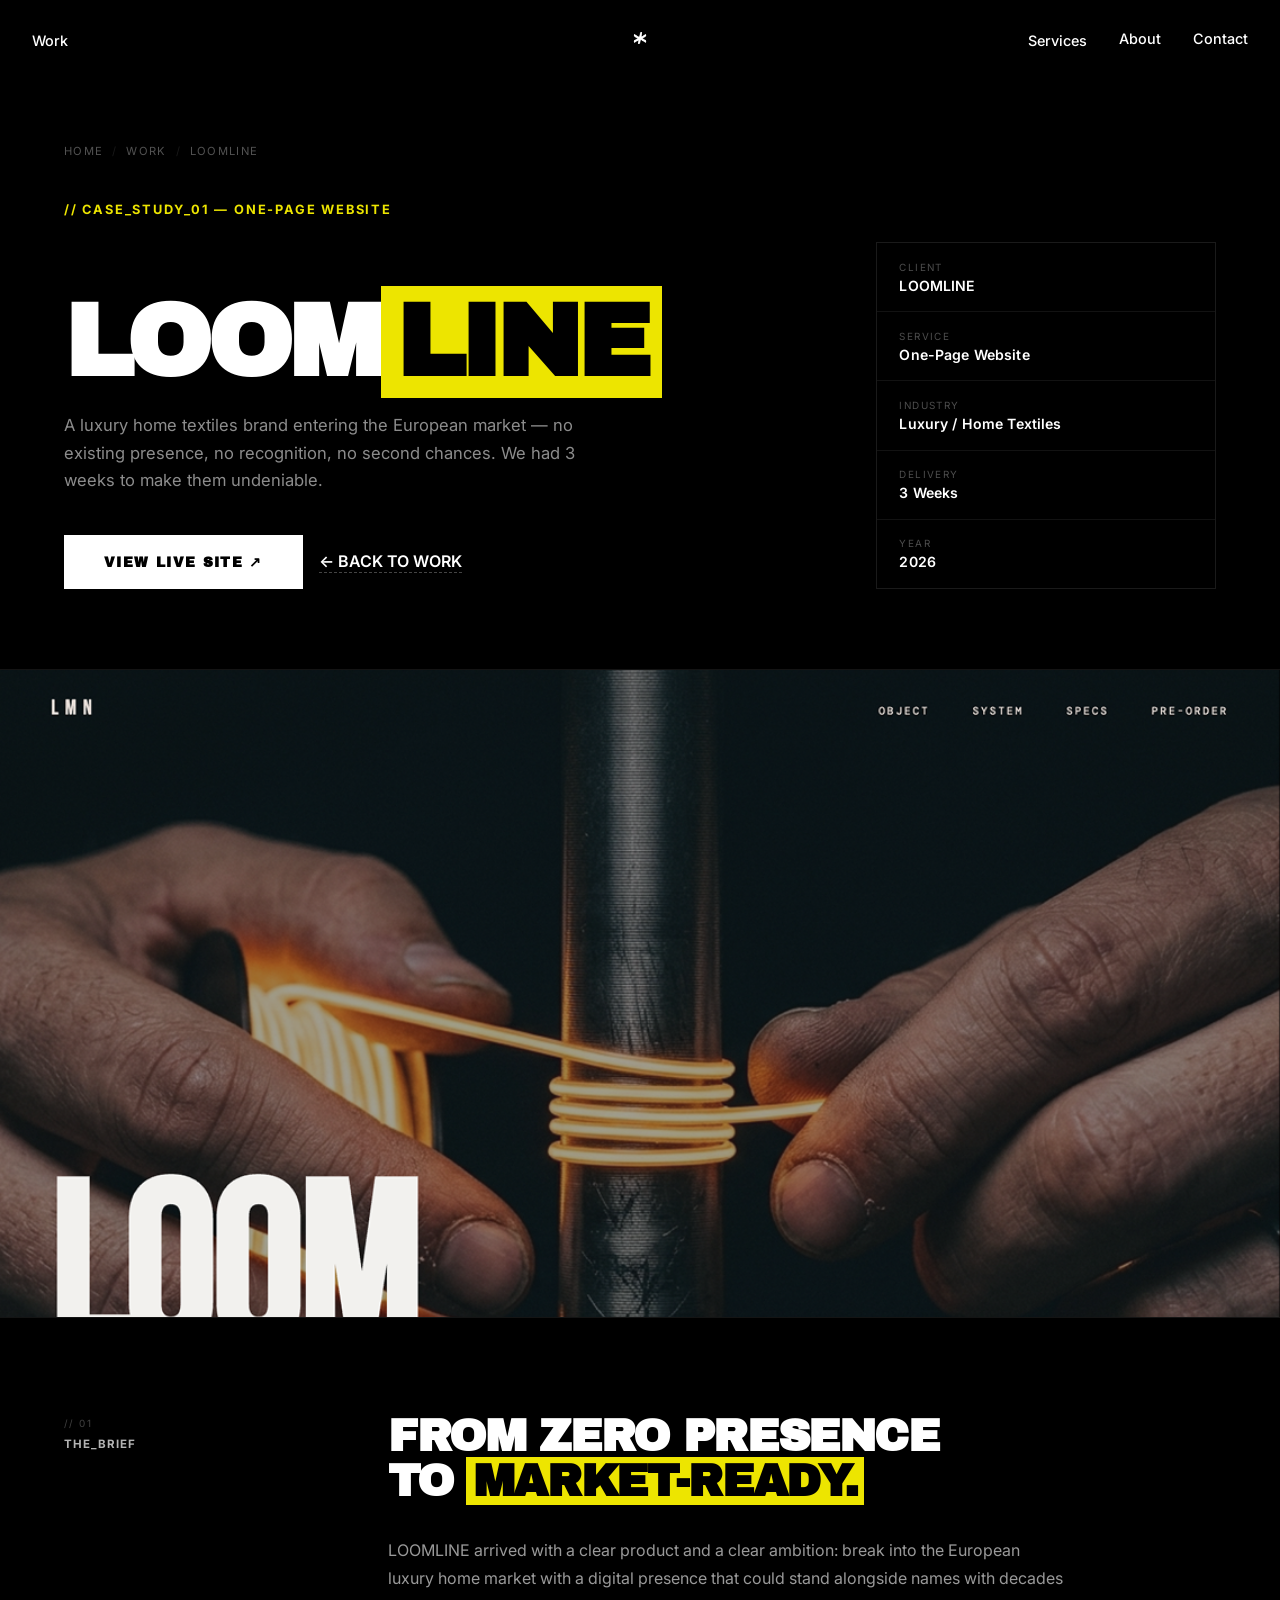
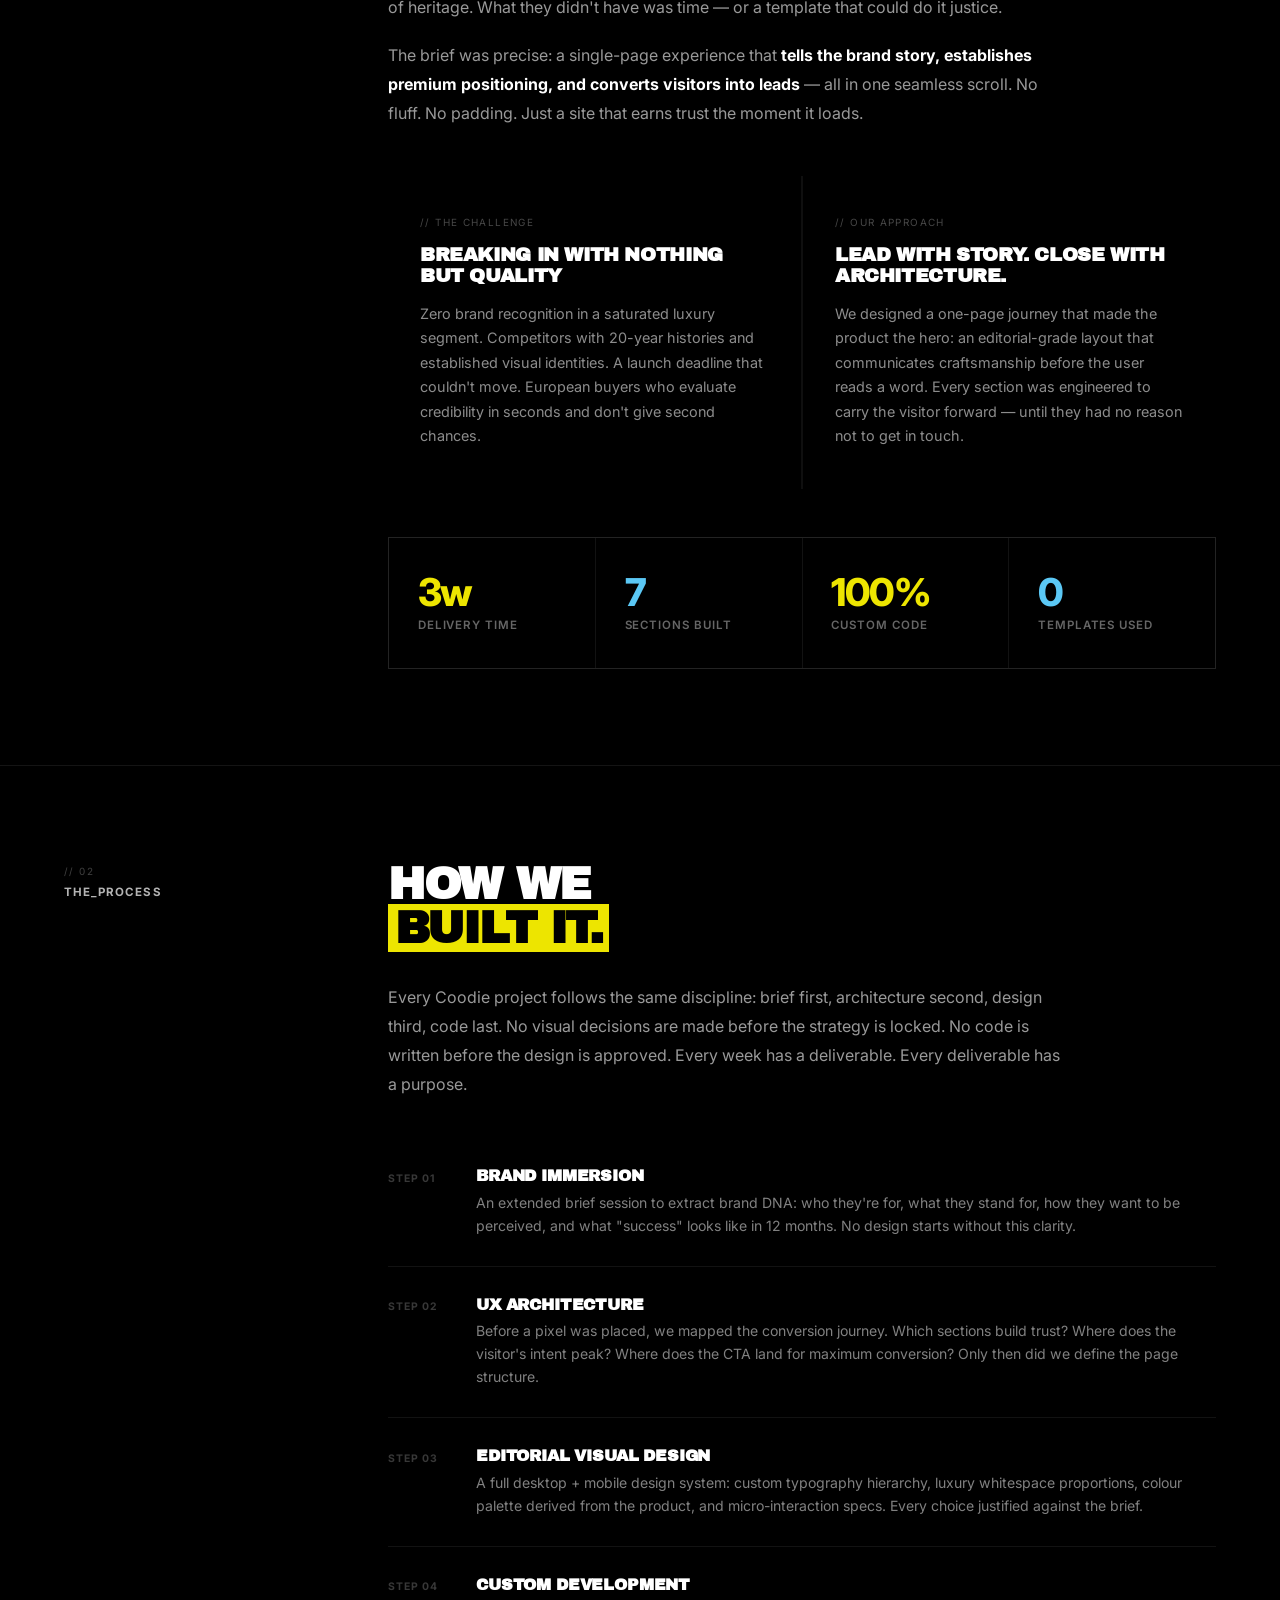
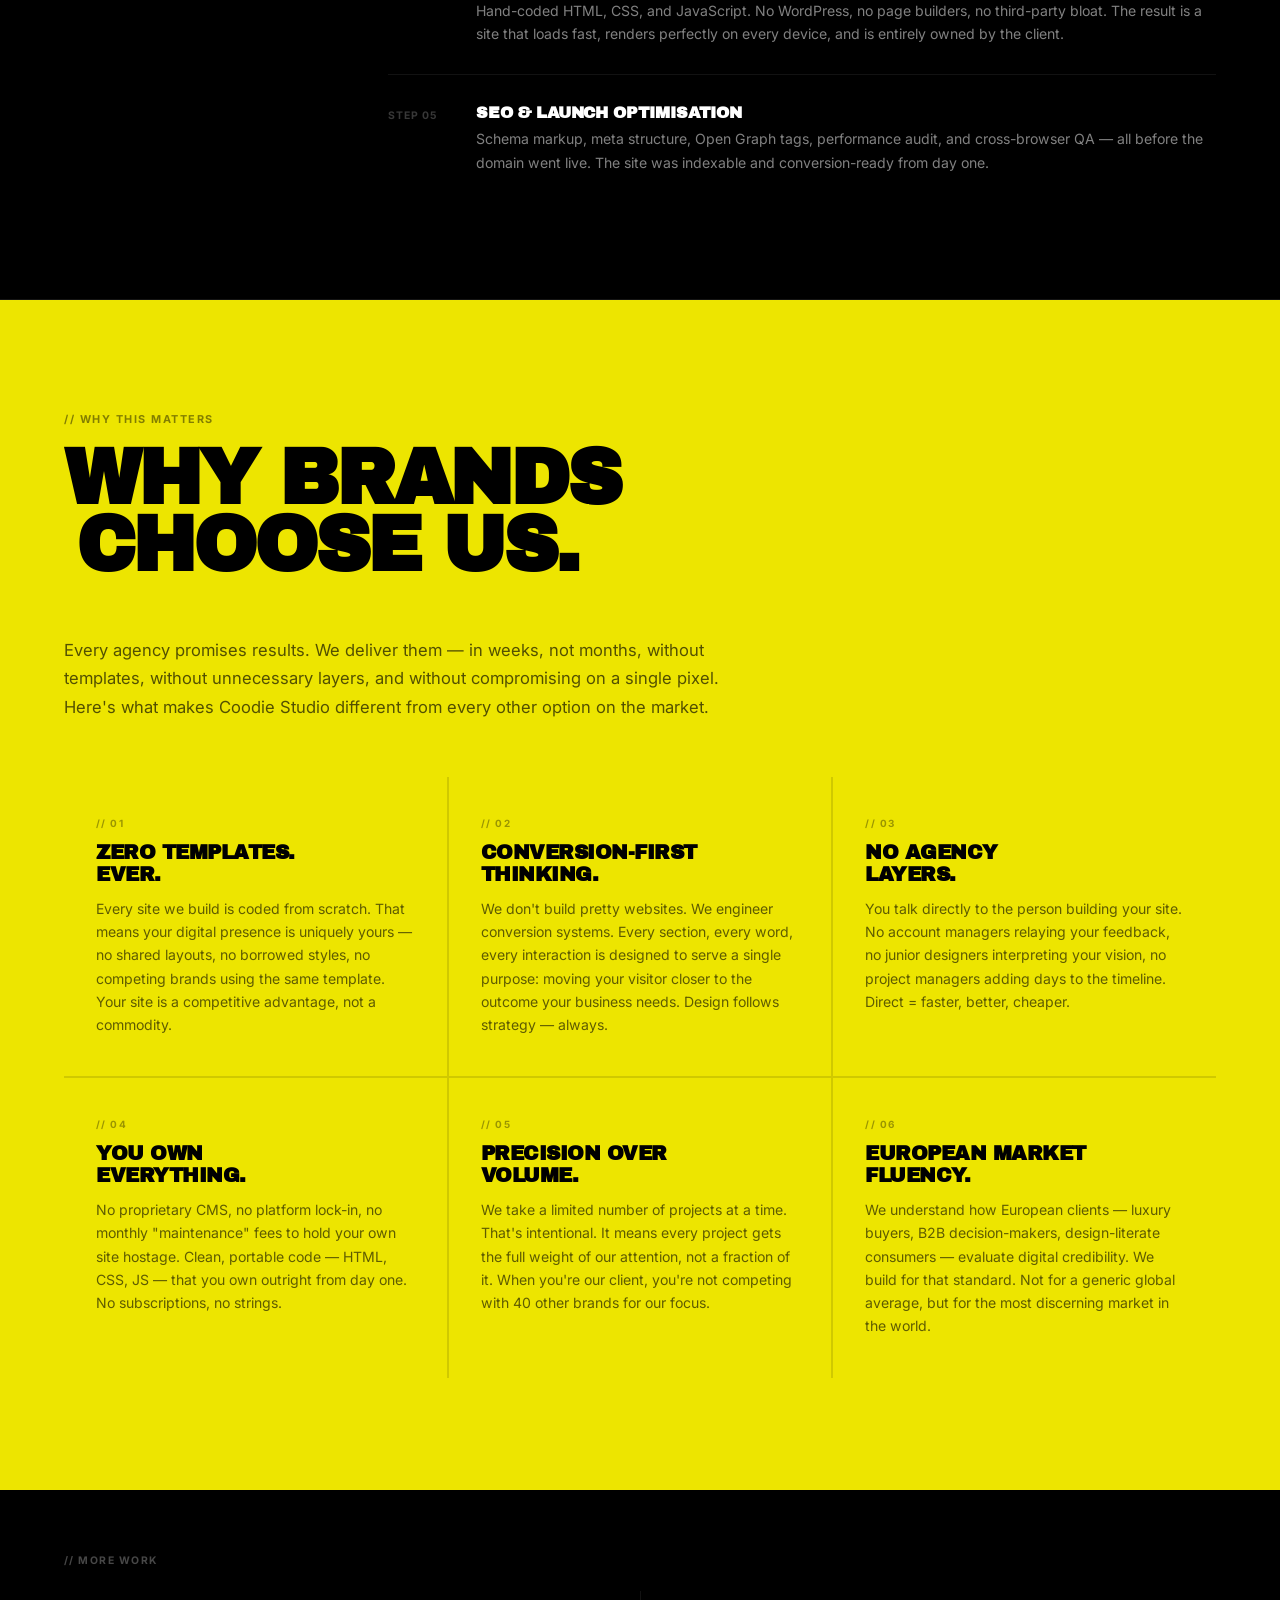
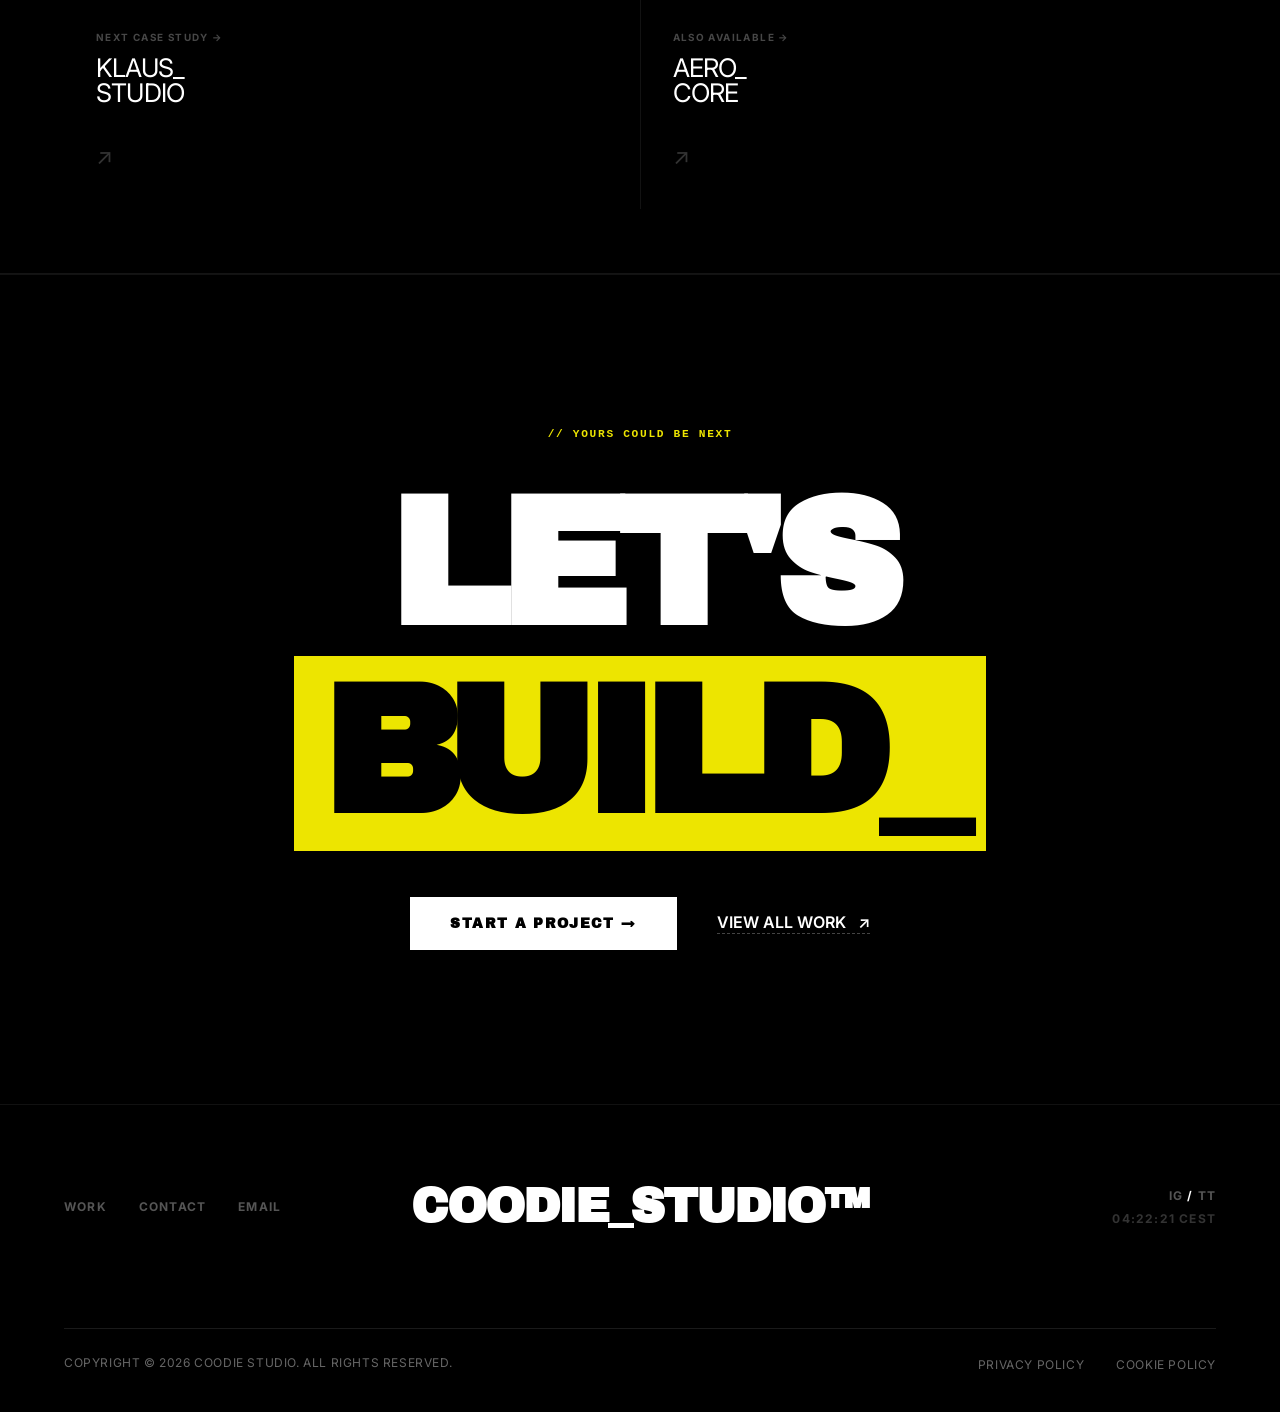
<file: casestudy-loomline.html>
<!DOCTYPE html>
<html lang="en">

<head>
    <meta charset="UTF-8">
    <meta name="viewport" content="width=device-width, initial-scale=1.0">

    <title>LOOMLINE Case Study – Coodie Studio™</title>
    <meta name="description" content="How Coodie Studio built a bespoke one-page experience for LOOMLINE, a luxury home textiles brand entering the European market. Custom code, immersive storytelling, delivered in 3 weeks.">
    <meta name="author" content="Vannia Rharbaoui Urbano">
    <meta name="robots" content="index, follow">

    <link rel="icon" type="image/webp" href="img/icon-coodie.webp">
    <link rel="preconnect" href="https://fonts.googleapis.com">
    <link rel="preconnect" href="https://fonts.gstatic.com" crossorigin>
    <link href="https://fonts.googleapis.com/css2?family=Archivo+Black&family=Inter:wght@400;500;600;700;800&display=swap" rel="stylesheet">
    <link rel="stylesheet" href="style.css">

    <meta property="og:title" content="LOOMLINE Case Study – Coodie Studio™">
    <meta property="og:description" content="A luxury home textiles brand. A 3-week deadline. A one-page site built to dominate the European market.">
    <meta property="og:type" content="website">
    <meta property="og:url" content="https://coodie.it/casestudy-loomline.html">
    <meta property="og:image" content="https://coodie.it/img/loomline.png">
    <link rel="apple-touch-icon" href="img/icon-coodie.webp">

    <link rel="canonical" href="https://coodie.it/casestudy-loomline.html">
    <meta name="theme-color" content="#000000">

    <script type="application/ld+json">
    {
      "@context": "https://schema.org",
      "@graph": [
        {
          "@type": "WebPage",
          "@id": "https://coodie.it/casestudy-loomline.html",
          "url": "https://coodie.it/casestudy-loomline.html",
          "name": "LOOMLINE Case Study – Coodie Studio™",
          "description": "How Coodie Studio engineered a bespoke one-page digital experience for LOOMLINE, a luxury home textiles brand.",
          "inLanguage": "en",
          "isPartOf": { "@id": "https://coodie.it/#website" }
        }
      ]
    }
    </script>

    <!-- Google tag (gtag.js) -->
    <script async src="https://www.googletagmanager.com/gtag/js?id=G-1R3V6T7DMG"></script>
    <script>
        window.dataLayer = window.dataLayer || [];
        function gtag() { dataLayer.push(arguments); }
        gtag('js', new Date());
        gtag('config', 'G-1R3V6T7DMG');
    </script>
</head>

<body>

    <!-- ======= HEADER ======= -->
    <header class="minimal-header">
        <nav class="hero-nav">
            <div class="nav-left">
                <a href="works.html" class="nav-link">Work</a>
            </div>
            <div class="nav-center">
                <a href="/" class="logo-link">
                    <img src="img/icon-coodie.webp" alt="coodie_studio logo" class="brand-logo" loading="lazy" width="800" height="600">
                </a>
            </div>
            <div class="nav-right desktop-only">
                <div class="services-dropdown">
                    <span class="nav-link services-trigger">Services</span>
                    <div class="services-menu">
                        <a href="onepage.html">One-Page Website</a>
                        <a href="ecommerce.html">E-Commerce Website</a>
                        <a href="multipage.html">Multi-Page Website</a>
                    </div>
                </div>
                <a href="about.html" class="nav-link">About</a>
                <a href="contact.html" class="nav-link">Contact</a>
            </div>
            <button class="hamburger mobile-only" id="menu-toggle" aria-label="Menu">
                <div class="hamburger-lines">
                    <span class="line line-top"></span>
                    <span class="line line-bottom"></span>
                </div>
            </button>
        </nav>

        <div class="mobile-menu-overlay" id="mobile-menu">
            <div class="menu-backdrop" id="menu-backdrop"></div>
            <nav class="mobile-nav-links">
                <div class="sidebar-header">
                    <span class="sidebar-logo">COODIE_STUDIO™</span>
                    <button class="close-sidebar" id="close-btn" aria-label="Close menu">&#10005;</button>
                </div>
                <div class="nav-links-wrapper">
                    <a href="works.html">Work</a>
                    <button class="mobile-services-trigger" id="mobile-services-btn" aria-expanded="false">
                        Services <span class="mobile-services-arrow">&#8595;</span>
                    </button>
                    <div class="mobile-services-submenu" id="mobile-services-submenu" aria-hidden="true">
                        <a href="onepage.html">One-Page Website</a>
                        <a href="ecommerce.html">E-Commerce Website</a>
                        <a href="multipage.html">Multi-Page Website</a>
                    </div>
                    <a href="about.html">About</a>
                    <a href="contact.html">Contact</a>
                </div>
                <div class="sidebar-footer">
                    <div class="system-status">
                        <span class="pulse-dot"></span>
                        <span>CURRENTLY AVAILABLE FOR NEW PROJECT</span>
                    </div>
                </div>
            </nav>
        </div>
    </header>

    <!-- ======= HERO ======= -->
    <section class="cs-hero">
        <div class="cs-hero-inner">

            <nav class="cs-breadcrumb" aria-label="Breadcrumb">
                <a href="/">Home</a>
                <span class="cs-breadcrumb-sep">/</span>
                <a href="works.html">Work</a>
                <span class="cs-breadcrumb-sep">/</span>
                <span>LOOMLINE</span>
            </nav>

            <span class="section-label">// CASE_STUDY_01 — ONE-PAGE WEBSITE</span>

            <div class="cs-hero-grid">
                <div class="cs-hero-left">
                    <h1 class="cs-hero-title">LOOM<span class="hl-yellow">LINE</span></h1>
                    <p class="cs-hero-desc">A luxury home textiles brand entering the European market — no existing presence, no recognition, no second chances. We had 3 weeks to make them undeniable.</p>
                    <div class="cs-hero-actions">
                        <a href="https://coodiestudio.github.io/Loomline/" target="_blank" rel="noopener" class="btn-solid-white">VIEW LIVE SITE ↗</a>
                        <a href="works.html" class="btn-dashed">← BACK TO WORK</a>
                    </div>
                </div>
                <aside class="cs-hero-sidebar">
                    <div class="cs-meta-item">
                        <span class="cs-meta-label">Client</span>
                        <span class="cs-meta-value">LOOMLINE</span>
                    </div>
                    <div class="cs-meta-item">
                        <span class="cs-meta-label">Service</span>
                        <span class="cs-meta-value">One-Page Website</span>
                    </div>
                    <div class="cs-meta-item">
                        <span class="cs-meta-label">Industry</span>
                        <span class="cs-meta-value">Luxury / Home Textiles</span>
                    </div>
                    <div class="cs-meta-item">
                        <span class="cs-meta-label">Delivery</span>
                        <span class="cs-meta-value">3 Weeks</span>
                    </div>
                    <div class="cs-meta-item">
                        <span class="cs-meta-label">Year</span>
                        <span class="cs-meta-value">2026</span>
                    </div>
                </aside>
            </div>
        </div>
    </section>

    <!-- ======= FULL-WIDTH MOCKUP ======= -->
    <div class="cs-mockup">
        <img src="img/loomline.png" alt="LOOMLINE website – designed and built by Coodie Studio" loading="eager">
    </div>

    <!-- ======= THE BRIEF ======= -->
    <section class="cs-section">
        <div class="cs-section-inner">
            <div class="cs-section-grid">
                <div class="cs-label-col">
                    <span class="cs-label-idx">// 01</span>
                    <span class="cs-label-tag">THE_BRIEF</span>
                </div>
                <div class="cs-content-col">
                    <h2 class="cs-section-title">From zero presence<br>to <span class="hl-yellow">market-ready.</span></h2>
                    <p class="cs-body-text">LOOMLINE arrived with a clear product and a clear ambition: break into the European luxury home market with a digital presence that could stand alongside names with decades of heritage. What they didn't have was time — or a template that could do it justice.</p>
                    <p class="cs-body-text">The brief was precise: a single-page experience that <strong>tells the brand story, establishes premium positioning, and converts visitors into leads</strong> — all in one seamless scroll. No fluff. No padding. Just a site that earns trust the moment it loads.</p>

                    <div class="cs-two-col">
                        <div class="cs-col-block">
                            <span class="cs-col-block-label">// The Challenge</span>
                            <h3 class="cs-col-block-title">Breaking in with nothing but quality</h3>
                            <p>Zero brand recognition in a saturated luxury segment. Competitors with 20-year histories and established visual identities. A launch deadline that couldn't move. European buyers who evaluate credibility in seconds and don't give second chances.</p>
                        </div>
                        <div class="cs-col-block">
                            <span class="cs-col-block-label">// Our Approach</span>
                            <h3 class="cs-col-block-title">Lead with story. Close with architecture.</h3>
                            <p>We designed a one-page journey that made the product the hero: an editorial-grade layout that communicates craftsmanship before the user reads a word. Every section was engineered to carry the visitor forward — until they had no reason not to get in touch.</p>
                        </div>
                    </div>

                    <!-- KEY NUMBERS -->
                    <div class="cs-numbers">
                        <div class="cs-num-item">
                            <span class="cs-num-value">3w</span>
                            <span class="cs-num-label">Delivery time</span>
                        </div>
                        <div class="cs-num-item">
                            <span class="cs-num-value is-blue">7</span>
                            <span class="cs-num-label">Sections built</span>
                        </div>
                        <div class="cs-num-item">
                            <span class="cs-num-value">100%</span>
                            <span class="cs-num-label">Custom code</span>
                        </div>
                        <div class="cs-num-item">
                            <span class="cs-num-value is-blue">0</span>
                            <span class="cs-num-label">Templates used</span>
                        </div>
                    </div>
                </div>
            </div>
        </div>
    </section>

    <!-- ======= THE PROCESS ======= -->
    <section class="cs-section">
        <div class="cs-section-inner">
            <div class="cs-section-grid">
                <div class="cs-label-col">
                    <span class="cs-label-idx">// 02</span>
                    <span class="cs-label-tag">THE_PROCESS</span>
                </div>
                <div class="cs-content-col">
                    <h2 class="cs-section-title">How we<br><span class="hl-yellow">built it.</span></h2>
                    <p class="cs-body-text">Every Coodie project follows the same discipline: brief first, architecture second, design third, code last. No visual decisions are made before the strategy is locked. No code is written before the design is approved. Every week has a deliverable. Every deliverable has a purpose.</p>

                    <div class="cs-steps">
                        <div class="cs-step">
                            <span class="cs-step-num">STEP 01</span>
                            <div>
                                <h3 class="cs-step-title">Brand Immersion</h3>
                                <p class="cs-step-desc">An extended brief session to extract brand DNA: who they're for, what they stand for, how they want to be perceived, and what "success" looks like in 12 months. No design starts without this clarity.</p>
                            </div>
                        </div>
                        <div class="cs-step">
                            <span class="cs-step-num">STEP 02</span>
                            <div>
                                <h3 class="cs-step-title">UX Architecture</h3>
                                <p class="cs-step-desc">Before a pixel was placed, we mapped the conversion journey. Which sections build trust? Where does the visitor's intent peak? Where does the CTA land for maximum conversion? Only then did we define the page structure.</p>
                            </div>
                        </div>
                        <div class="cs-step">
                            <span class="cs-step-num">STEP 03</span>
                            <div>
                                <h3 class="cs-step-title">Editorial Visual Design</h3>
                                <p class="cs-step-desc">A full desktop + mobile design system: custom typography hierarchy, luxury whitespace proportions, colour palette derived from the product, and micro-interaction specs. Every choice justified against the brief.</p>
                            </div>
                        </div>
                        <div class="cs-step">
                            <span class="cs-step-num">STEP 04</span>
                            <div>
                                <h3 class="cs-step-title">Custom Development</h3>
                                <p class="cs-step-desc">Hand-coded HTML, CSS, and JavaScript. No WordPress, no page builders, no third-party bloat. The result is a site that loads fast, renders perfectly on every device, and is entirely owned by the client.</p>
                            </div>
                        </div>
                        <div class="cs-step">
                            <span class="cs-step-num">STEP 05</span>
                            <div>
                                <h3 class="cs-step-title">SEO & Launch Optimisation</h3>
                                <p class="cs-step-desc">Schema markup, meta structure, Open Graph tags, performance audit, and cross-browser QA — all before the domain went live. The site was indexable and conversion-ready from day one.</p>
                            </div>
                        </div>
                    </div>
                </div>
            </div>
        </div>
    </section>

    <!-- ======= WHY COODIE ======= -->
    <section class="cs-why">
        <div class="cs-why-inner">
            <span class="cs-why-label">// WHY THIS MATTERS</span>
            <h2 class="cs-why-title">Why brands<br><span class="hl-yellow">choose us.</span></h2>
            <p class="cs-why-lead">Every agency promises results. We deliver them — in weeks, not months, without templates, without unnecessary layers, and without compromising on a single pixel. Here's what makes Coodie Studio different from every other option on the market.</p>

            <div class="cs-why-grid">
                <div class="cs-why-card">
                    <span class="cs-why-card-num">// 01</span>
                    <h3 class="cs-why-card-title">Zero templates.<br>Ever.</h3>
                    <p>Every site we build is coded from scratch. That means your digital presence is uniquely yours — no shared layouts, no borrowed styles, no competing brands using the same template. Your site is a competitive advantage, not a commodity.</p>
                </div>
                <div class="cs-why-card">
                    <span class="cs-why-card-num">// 02</span>
                    <h3 class="cs-why-card-title">Conversion-first<br>thinking.</h3>
                    <p>We don't build pretty websites. We engineer conversion systems. Every section, every word, every interaction is designed to serve a single purpose: moving your visitor closer to the outcome your business needs. Design follows strategy — always.</p>
                </div>
                <div class="cs-why-card">
                    <span class="cs-why-card-num">// 03</span>
                    <h3 class="cs-why-card-title">No agency<br>layers.</h3>
                    <p>You talk directly to the person building your site. No account managers relaying your feedback, no junior designers interpreting your vision, no project managers adding days to the timeline. Direct = faster, better, cheaper.</p>
                </div>
                <div class="cs-why-card">
                    <span class="cs-why-card-num">// 04</span>
                    <h3 class="cs-why-card-title">You own<br>everything.</h3>
                    <p>No proprietary CMS, no platform lock-in, no monthly "maintenance" fees to hold your own site hostage. Clean, portable code — HTML, CSS, JS — that you own outright from day one. No subscriptions, no strings.</p>
                </div>
                <div class="cs-why-card">
                    <span class="cs-why-card-num">// 05</span>
                    <h3 class="cs-why-card-title">Precision over<br>volume.</h3>
                    <p>We take a limited number of projects at a time. That's intentional. It means every project gets the full weight of our attention, not a fraction of it. When you're our client, you're not competing with 40 other brands for our focus.</p>
                </div>
                <div class="cs-why-card">
                    <span class="cs-why-card-num">// 06</span>
                    <h3 class="cs-why-card-title">European market<br>fluency.</h3>
                    <p>We understand how European clients — luxury buyers, B2B decision-makers, design-literate consumers — evaluate digital credibility. We build for that standard. Not for a generic global average, but for the most discerning market in the world.</p>
                </div>
            </div>
        </div>
    </section>

    <!-- ======= NEXT PROJECTS ======= -->
    <div class="cs-next-section">
        <span class="cs-next-label">// MORE WORK</span>
        <div class="cs-next-grid">
            <a href="casestudy-klausstudio.html" class="cs-next-card">
                <span class="cs-next-card-label">Next case study →</span>
                <span class="cs-next-card-title">KLAUS_<br>STUDIO</span>
                <span class="cs-next-card-arrow">↗</span>
            </a>
            <a href="casestudy-aerocore.html" class="cs-next-card">
                <span class="cs-next-card-label">Also available →</span>
                <span class="cs-next-card-title">AERO_<br>CORE</span>
                <span class="cs-next-card-arrow">↗</span>
            </a>
        </div>
    </div>

    <!-- ======= CTA CLOSER ======= -->
    <section class="about-cta-closer">
        <span class="cta-closer-label">// YOURS COULD BE NEXT</span>
        <h2 class="cta-closer-title">LET'S<br><span class="hl-yellow">BUILD_</span></h2>
        <div class="cta-closer-actions">
            <a href="contact.html" class="btn-solid-white">START A PROJECT →</a>
            <a href="works.html" class="btn-dashed">VIEW ALL WORK <span class="arrow">↗</span></a>
        </div>
    </section>

    <!-- ======= FOOTER ======= -->
    <footer class="hyper-footer">
        <div class="footer-top-line">
            <div class="footer-nav-minimal">
                <a href="works.html">WORK</a>
                <a href="contact.html">CONTACT</a>
                <a href="mailto:coodie.studio@gmail.com">EMAIL</a>
            </div>
            <div class="footer-center">
                <h2 class="footer-brand-minimal">COODIE_STUDIO™</h2>
            </div>
            <div class="footer-meta-minimal">
                <div class="social-row">
                    <a href="https://www.instagram.com/coodie_studio/">IG</a>
                    <span>/</span>
                    <a href="https://www.tiktok.com/@coodie.studio?is_from_webapp=1&sender_device=pc">TT</a>
                </div>
                <span id="live-clock" class="minimal-clock">00:00:00 CEST</span>
            </div>
        </div>
        <div class="footer-legal-line">
            <p>Copyright © 2026 Coodie Studio. All rights reserved.</p>
            <ul class="policies" role="list">
                <li><a href="privacy.html" title="Read our privacy policy">Privacy Policy</a></li>
                <li><a href="cookie.html" title="Read our cookie policy">Cookie Policy</a></li>
            </ul>
        </div>
    </footer>

    <script src="script.js" defer></script>
</body>

</html>
</file>
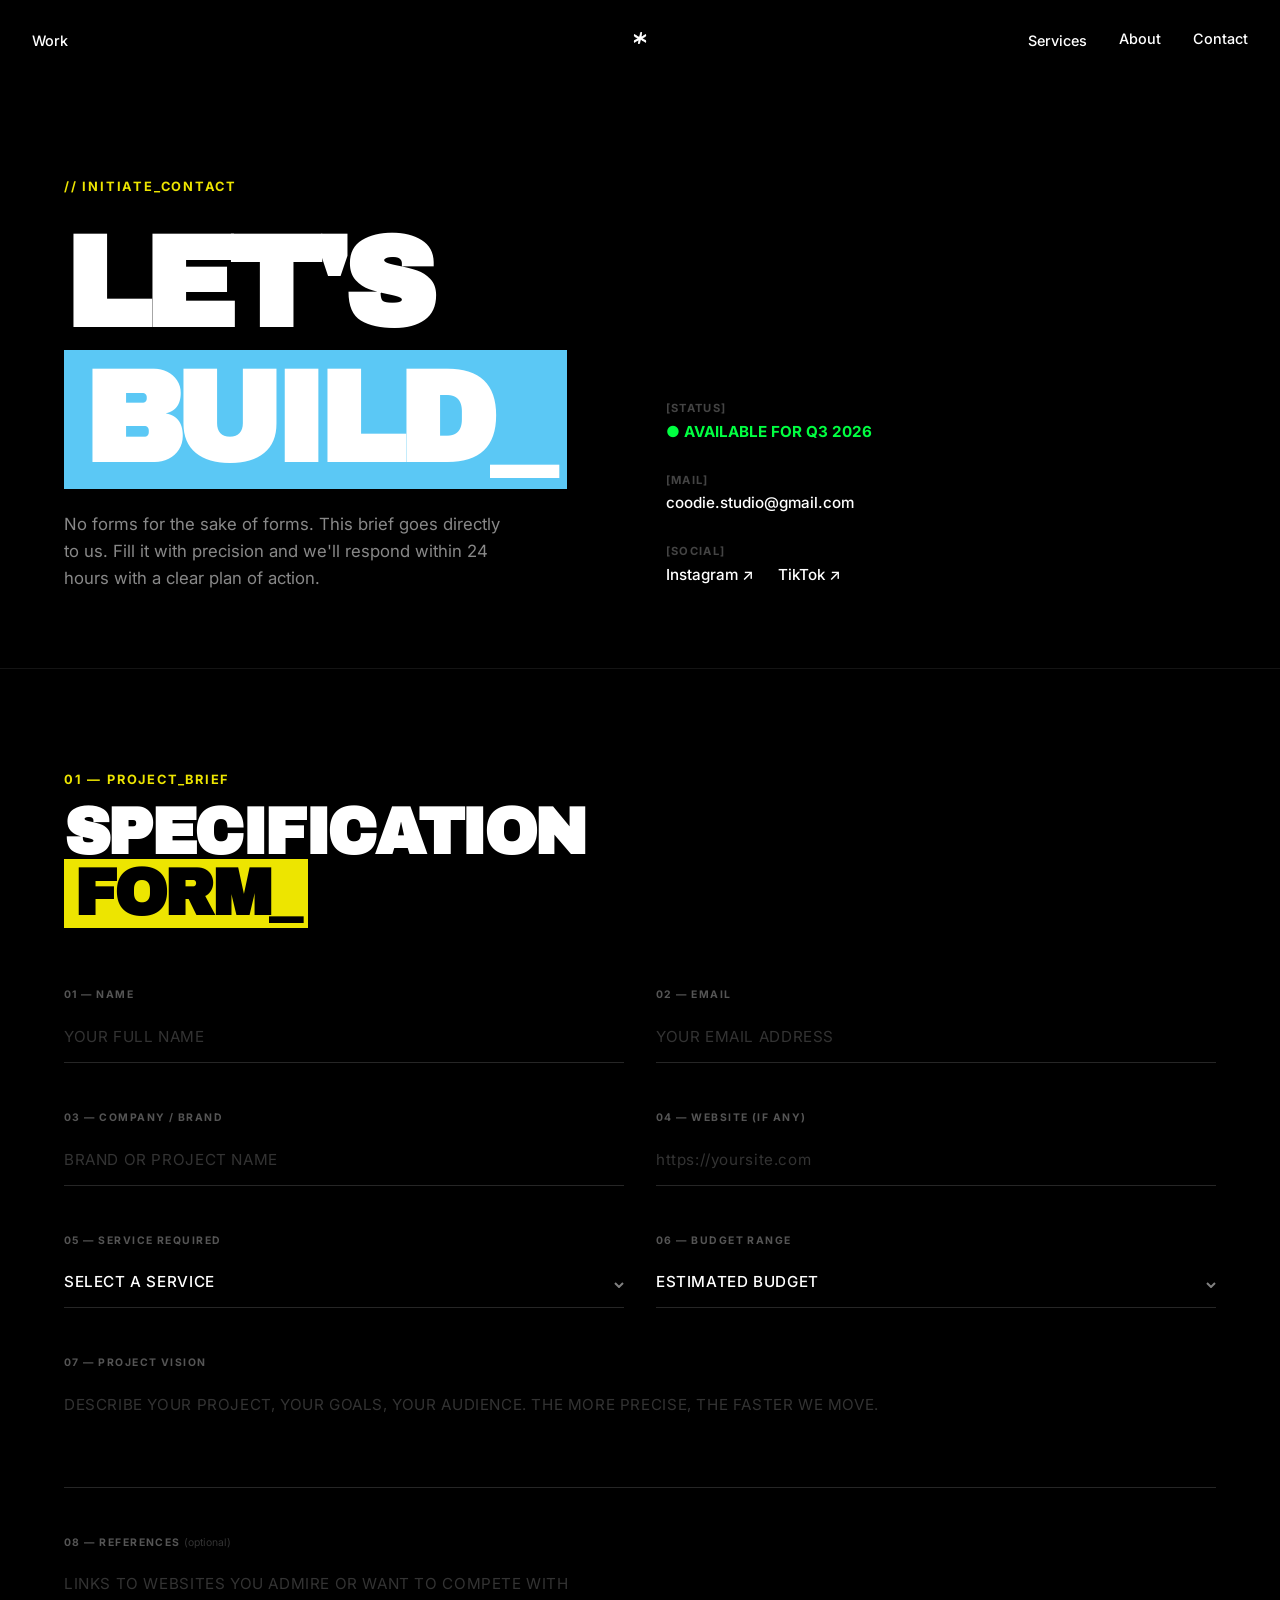
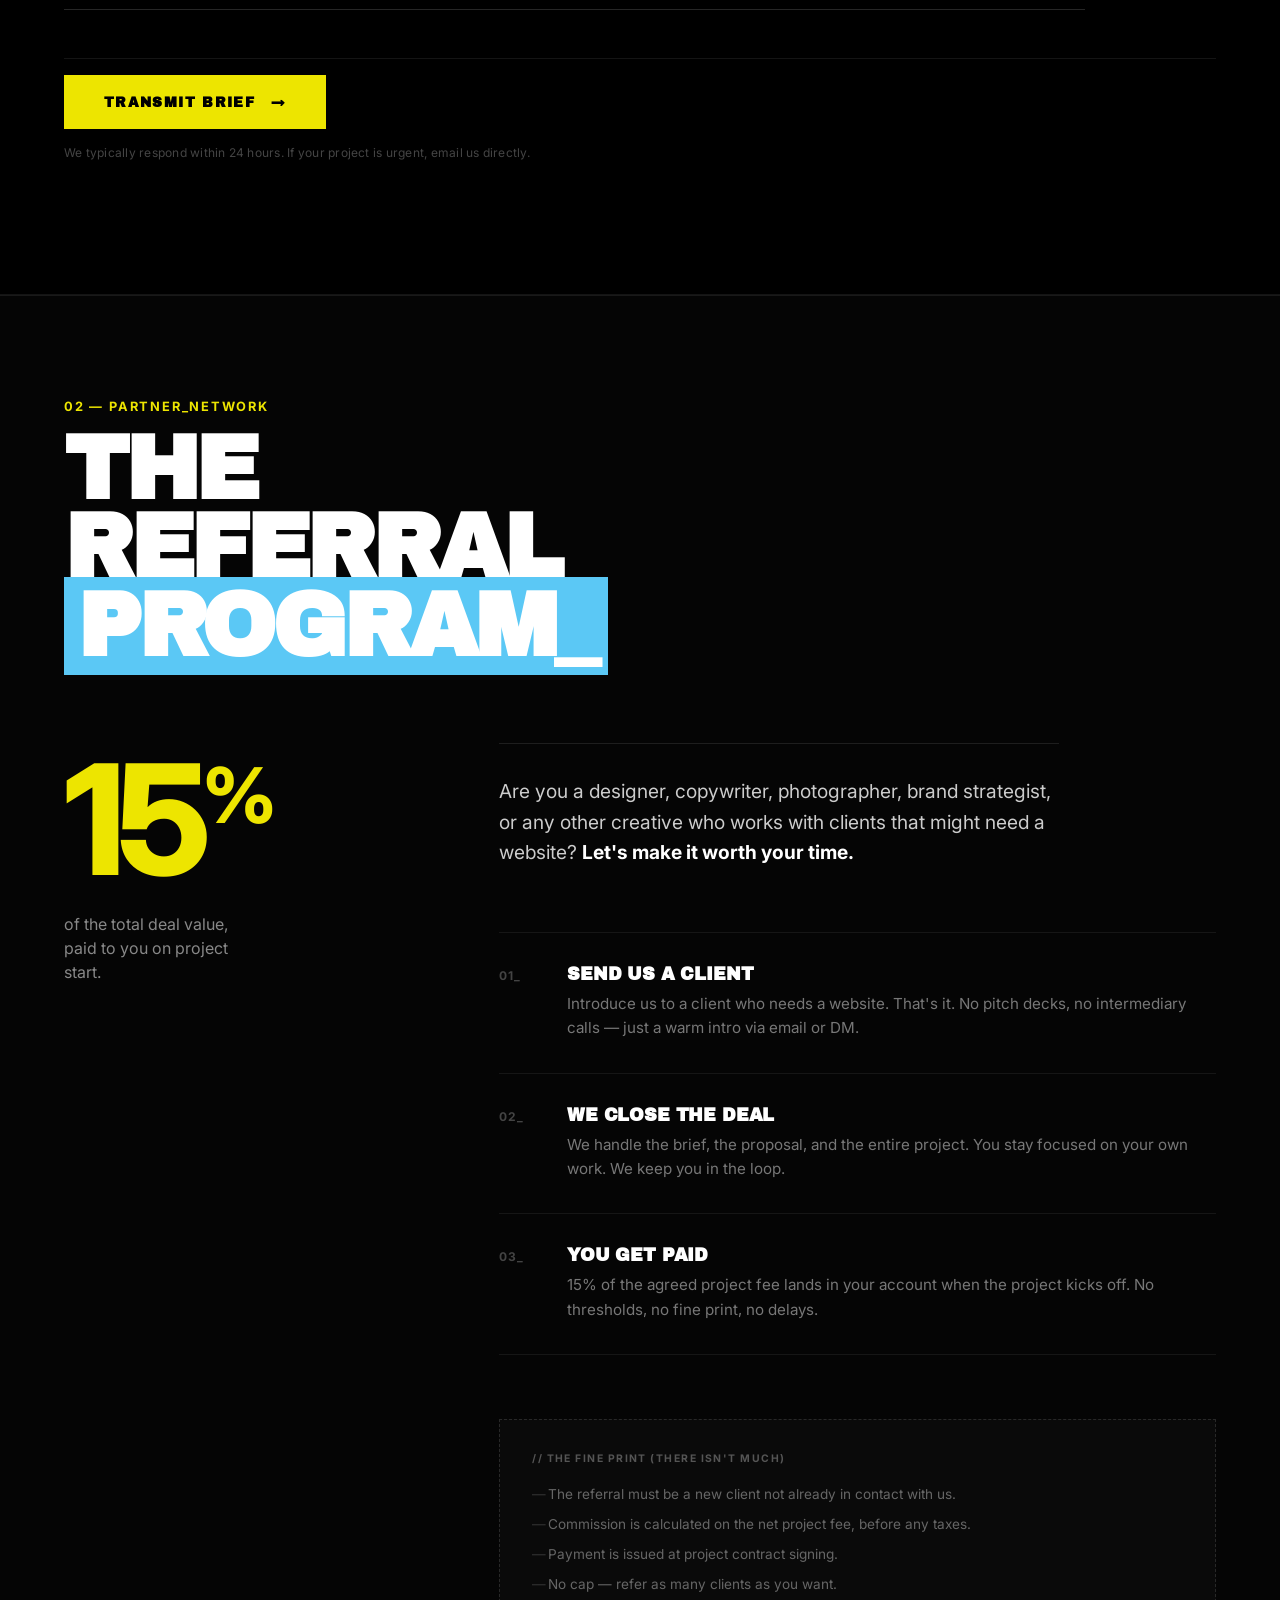
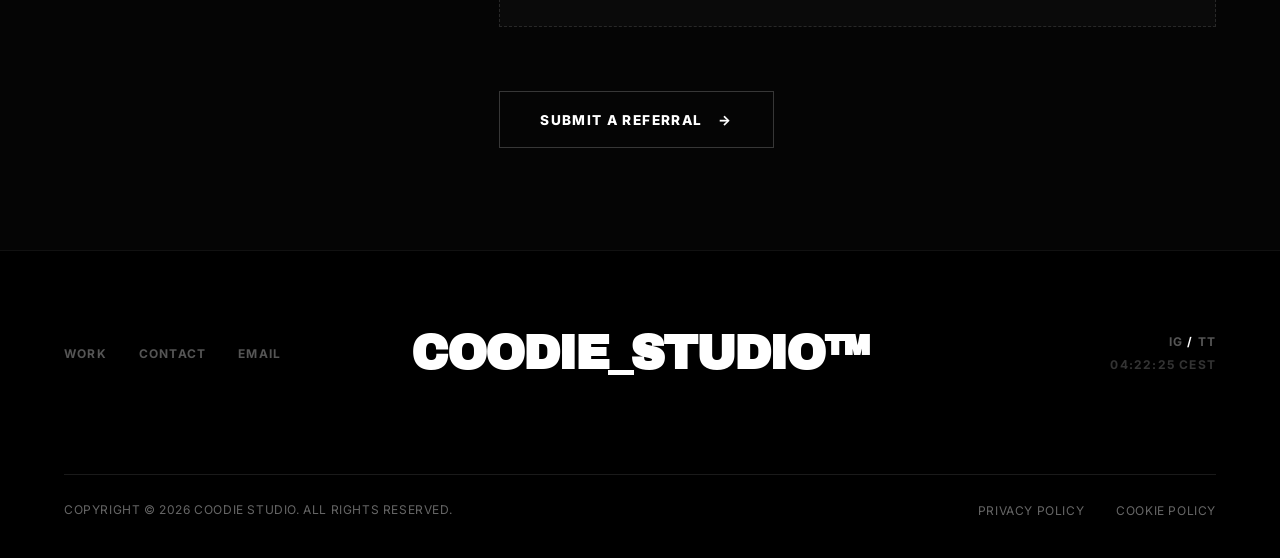
<file: contact.html>
<!DOCTYPE html>
<html lang="en">
<head>
    <meta charset="UTF-8">
    <meta name="viewport" content="width=device-width, initial-scale=1.0">

    <title>Contact Coodie Studio – Start Your Project</title>
    <meta name="description" content="Start your web project with Coodie Studio. Submit your brief, tell us your vision, and let's build something your competitors can't touch. Available for Q3 2026.">
    <meta name="author" content="Vannia Rharbaoui Urbano">
    <meta name="robots" content="index, follow">
    <meta name="keywords" content="contact web designer, hire web developer, custom website quote, coodie studio contact, freelance web design italy">

    <link rel="icon" type="image/webp" href="img/icon-coodie.webp">
    <link rel="preconnect" href="https://fonts.googleapis.com">
    <link rel="preconnect" href="https://fonts.gstatic.com" crossorigin>
    <link href="https://fonts.googleapis.com/css2?family=Archivo+Black&family=Inter:wght@400;500;600;700;800&display=swap" rel="stylesheet">
    <link rel="stylesheet" href="style.css">

    <meta property="og:title" content="Contact Coodie Studio – Let's Build Together">
    <meta property="og:description" content="Ready to build something exceptional? Submit your brief to Coodie Studio and let's get to work.">
    <meta property="og:type" content="website">
    <meta property="og:url" content="https://coodie.it/contact.html">
    <meta property="og:image" content="https://coodie.it/img/coodie-logo-black.webp">
    <link rel="apple-touch-icon" href="img/icon-coodie.webp">

    <link rel="canonical" href="https://coodie.it/contact.html">
    <meta name="theme-color" content="#000000">
    
    <link rel="alternate" hreflang="en" href="https://coodie.it/contact.html" />
    <link rel="alternate" hreflang="x-default" href="https://coodie.it/contact.html" />

    <script type="application/ld+json">
        {
          "@context": "https://schema.org",
          "@graph": [
            {
              "@type": "ContactPage",
              "@id": "https://coodie.it/contact.html",
              "url": "https://coodie.it/contact.html",
              "name": "Contact Coodie Studio – Start Your Project",
              "description": "Start your web project with Coodie Studio. Submit your brief and let's build something your competitors can't touch.",
              "inLanguage": "en",
              "isPartOf": { "@id": "https://coodie.it/#website" },
              "mainEntity": { "@id": "https://coodie.it/#organization" }
            }
          ]
        }
        </script>

        <!-- Google tag (gtag.js) -->
<script async src="https://www.googletagmanager.com/gtag/js?id=G-1R3V6T7DMG"></script>
<script>
  window.dataLayer = window.dataLayer || [];
  function gtag(){dataLayer.push(arguments);}
  gtag('js', new Date());

  gtag('config', 'G-1R3V6T7DMG');
</script>
</head>
<body>

    <!-- ======= HEADER / NAV ======= -->
    <header class="minimal-header">
        <nav class="hero-nav">
            <div class="nav-left">
                <a href="works.html" class="nav-link">Work</a>
            </div>
            <div class="nav-center">
                <a href="/" class="logo-link">
                    <img src="img/icon-coodie.webp" alt="coodie_studio logo" class="brand-logo" loading="lazy" width="800" height="600">
                </a>
            </div>
            <div class="nav-right desktop-only">
                <div class="services-dropdown">
                    <span class="nav-link services-trigger">Services</span>
                    <div class="services-menu">
                        <a href="onepage.html">One-Page Website</a>
                        <a href="ecommerce.html">E-Commerce Website</a>
                        <a href="multipage.html">Multi-Page Website</a>
                    </div>
                </div>
                <a href="about.html" class="nav-link">About</a>
                <a href="contact.html" class="nav-link">Contact</a>
            </div>
            <button class="hamburger mobile-only" id="menu-toggle" aria-label="Menu">
                <div class="hamburger-lines">
                    <span class="line line-top"></span>
                    <span class="line line-bottom"></span>
                </div>
            </button>
        </nav>

        <div class="mobile-menu-overlay" id="mobile-menu">
            <div class="menu-backdrop" id="menu-backdrop"></div>
            <nav class="mobile-nav-links">
                <div class="sidebar-header">
                    <span class="sidebar-logo">COODIE_STUDIO™</span>
                    <button class="close-sidebar" id="close-btn" aria-label="Close menu">&#10005;</button>
                </div>
                <div class="nav-links-wrapper">
                    <a href="works.html">Work</a>
                    <button class="mobile-services-trigger" id="mobile-services-btn" aria-expanded="false">
                        Services <span class="mobile-services-arrow">&#8595;</span>
                    </button>
                    <div class="mobile-services-submenu" id="mobile-services-submenu" aria-hidden="true">
                        <a href="onepage.html" target="_blank" rel="noopener">One-Page Website</a>
                        <a href="ecommerce.html" target="_blank" rel="noopener">E-Commerce Website</a>
                        <a href="multipage.html" target="_blank" rel="noopener">Multi-Page Website</a>
                    </div>
                    <a href="about.html">About</a>
                    <a href="contact.html">Contact</a>
                </div>
                <div class="sidebar-footer">
                    <div class="system-status">
                        <span class="pulse-dot"></span>
                        <span>CURRENTLY AVAILABLE FOR NEW PROJECT</span>
                    </div>
                </div>
            </nav>
        </div>
    </header>

    <main>

        <!-- ======= PAGE HERO ======= -->
        <section class="contact-page-hero">
            <div class="contact-hero-inner">
                <span class="section-label">// INITIATE_CONTACT</span>
                <h1 class="contact-hero-title">LET'S<br><span class="hl-blue">BUILD_</span></h1>
                <p class="contact-hero-sub">No forms for the sake of forms. This brief goes directly to us. Fill it with precision and we'll respond within 24 hours with a clear plan of action.</p>
            </div>
            <div class="contact-hero-right">
                <div class="contact-meta-block">
                    <span class="contact-meta-label">[STATUS]</span>
                    <span class="contact-meta-value status-green">● AVAILABLE FOR Q3 2026</span>
                </div>
                <div class="contact-meta-block">
                    <span class="contact-meta-label">[MAIL]</span>
                    <a href="mailto:coodie.studio@gmail.com" class="contact-meta-value contact-meta-link">coodie.studio@gmail.com</a>
                </div>
                <div class="contact-meta-block">
                    <span class="contact-meta-label">[SOCIAL]</span>
                    <div class="contact-social-row">
                        <a href="https://www.instagram.com/coodie_studio/" target="_blank" rel="noopener" class="contact-meta-value contact-meta-link">Instagram ↗</a>
                        <a href="https://www.tiktok.com/@coodie.studio" target="_blank" rel="noopener" class="contact-meta-value contact-meta-link">TikTok ↗</a>
                    </div>
                </div>
            </div>
        </section>

        <!-- ======= CONTACT FORM ======= -->
        <section class="contact-form-section">
            <div class="contact-form-inner">

                <div class="contact-form-header">
                    <span class="section-label">01 — PROJECT_BRIEF</span>
                    <h2 class="contact-form-title">SPECIFICATION<br><span class="hl-yellow">FORM_</span></h2>
                </div>

                <form class="contact-full-form" id="contact-form-system" action="https://formspree.io/f/xlgzpabb" method="POST">

                    <div class="cform-row two-col">
                        <div class="cform-field">
                            <label class="cform-label">01 — NAME</label>
                            <input type="text" name="name" placeholder="YOUR FULL NAME" required autocomplete="name">
                        </div>
                        <div class="cform-field">
                            <label class="cform-label">02 — EMAIL</label>
                            <input type="email" name="email" placeholder="YOUR EMAIL ADDRESS" required autocomplete="email">
                        </div>
                    </div>

                    <div class="cform-row two-col">
                        <div class="cform-field">
                            <label class="cform-label">03 — COMPANY / BRAND</label>
                            <input type="text" name="company" placeholder="BRAND OR PROJECT NAME">
                        </div>
                        <div class="cform-field">
                            <label class="cform-label">04 — WEBSITE (IF ANY)</label>
                            <input type="url" name="website" placeholder="https://yoursite.com">
                        </div>
                    </div>

                    <div class="cform-row">
                        <div class="cform-field">
                            <label class="cform-label">05 — SERVICE REQUIRED</label>
                            <div class="cform-select-wrap">
                                <select name="service" required>
                                    <option value="" disabled selected>SELECT A SERVICE</option>
                                    <option value="onepage">One-Page Website</option>
                                    <option value="ecommerce">E-Commerce Website</option>
                                    <option value="multipage">Multi-Page Website</option>
                                    <option value="other">Other / Not Sure Yet</option>
                                </select>
                                <div class="cform-arrow">
                                    <svg width="10" height="6" viewBox="0 0 10 6"><path d="M1 1L5 5L9 1" stroke="white" stroke-width="2" fill="none"/></svg>
                                </div>
                            </div>
                        </div>
                        <div class="cform-field">
                            <label class="cform-label">06 — BUDGET RANGE</label>
                            <div class="cform-select-wrap">
                                <select name="budget">
                                    <option value="" disabled selected>ESTIMATED BUDGET</option>
                                    <option value="sub1k">Under €1,000</option>
                                    <option value="1k-2k">€1,000 – €2,000</option>
                                    <option value="2k-5k">€2,000 – €5,000</option>
                                    <option value="5k+">€5,000+</option>
                                </select>
                                <div class="cform-arrow">
                                    <svg width="10" height="6" viewBox="0 0 10 6"><path d="M1 1L5 5L9 1" stroke="white" stroke-width="2" fill="none"/></svg>
                                </div>
                            </div>
                        </div>
                    </div>

                    <div class="cform-row">
                        <div class="cform-field full">
                            <label class="cform-label">07 — PROJECT VISION</label>
                            <textarea name="vision" placeholder="DESCRIBE YOUR PROJECT, YOUR GOALS, YOUR AUDIENCE. THE MORE PRECISE, THE FASTER WE MOVE." rows="4" oninput="this.style.height='';this.style.height=this.scrollHeight+'px'" required></textarea>
                        </div>
                    </div>

                    <div class="cform-row">
                        <div class="cform-field full">
                            <label class="cform-label">08 — REFERENCES <span class="cform-optional">(optional)</span></label>
                            <input type="text" name="references" placeholder="LINKS TO WEBSITES YOU ADMIRE OR WANT TO COMPETE WITH">
                        </div>
                    </div>

                    <div class="cform-submit-row">
                        <button type="submit" class="cform-submit-btn">
                            <span class="btn-text">TRANSMIT BRIEF</span>
                            <span class="btn-icon">→</span>
                        </button>
                        <p class="cform-note">We typically respond within 24 hours. If your project is urgent, email us directly.</p>
                        <p id="form-status-contact" class="cform-status"></p>
                    </div>

                </form>
            </div>
        </section>

        <!-- ======= REFERRAL PROGRAM ======= -->
        <section class="referral-section">
            <div class="referral-inner">

                <div class="referral-header">
                    <span class="section-label">02 — PARTNER_NETWORK</span>
                    <h2 class="referral-title">THE<br>REFERRAL<br><span class="hl-blue">PROGRAM_</span></h2>
                </div>

                <div class="referral-body">

                    <div class="referral-hero-stat">
                        <span class="referral-percent">15<span class="referral-percent-sym">%</span></span>
                        <p class="referral-percent-desc">of the total deal value,<br>paid to you on project start.</p>
                    </div>

                    <div class="referral-content">
                        <p class="referral-lead">
                            Are you a designer, copywriter, photographer, brand strategist, or any other creative who works with clients that might need a website? <strong>Let's make it worth your time.</strong>
                        </p>

                        <div class="referral-steps">
                            <div class="referral-step">
                                <span class="referral-step-num">01_</span>
                                <div>
                                    <h3 class="referral-step-title">Send Us a Client</h3>
                                    <p class="referral-step-desc">Introduce us to a client who needs a website. That's it. No pitch decks, no intermediary calls — just a warm intro via email or DM.</p>
                                </div>
                            </div>
                            <div class="referral-step">
                                <span class="referral-step-num">02_</span>
                                <div>
                                    <h3 class="referral-step-title">We Close the Deal</h3>
                                    <p class="referral-step-desc">We handle the brief, the proposal, and the entire project. You stay focused on your own work. We keep you in the loop.</p>
                                </div>
                            </div>
                            <div class="referral-step">
                                <span class="referral-step-num">03_</span>
                                <div>
                                    <h3 class="referral-step-title">You Get Paid</h3>
                                    <p class="referral-step-desc">15% of the agreed project fee lands in your account when the project kicks off. No thresholds, no fine print, no delays.</p>
                                </div>
                            </div>
                        </div>

                        <div class="referral-rules">
                            <span class="referral-rules-label">// THE FINE PRINT (THERE ISN'T MUCH)</span>
                            <ul class="referral-rules-list">
                                <li>The referral must be a new client not already in contact with us.</li>
                                <li>Commission is calculated on the net project fee, before any taxes.</li>
                                <li>Payment is issued at project contract signing.</li>
                                <li>No cap — refer as many clients as you want.</li>
                            </ul>
                        </div>

                        <a href="mailto:coodie.studio@gmail.com?subject=Referral%20Program%20–%20I%20have%20a%20client%20for%20you" class="referral-cta-btn">
                            SUBMIT A REFERRAL <span class="arrow">→</span>
                        </a>
                    </div>

                </div>
            </div>
        </section>

    </main>

    <!-- ======= FOOTER ======= -->
    <footer class="hyper-footer">
        <div class="footer-top-line">
            <div class="footer-nav-minimal">
                <a href="works.html">WORK</a>
                <a href="contact.html">CONTACT</a>
                <a href="mailto:coodie.studio@gmail.com">EMAIL</a>
            </div>
            <div class="footer-center">
                <h2 class="footer-brand-minimal">COODIE_STUDIO™</h2>
            </div>
            <div class="footer-meta-minimal">
                <div class="social-row">
                    <a href="https://www.instagram.com/coodie_studio/">IG</a>
                    <span>/</span>
                    <a href="https://www.tiktok.com/@coodie.studio?is_from_webapp=1&sender_device=pc">TT</a>
                </div>
                <span id="live-clock" class="minimal-clock">00:00:00 CEST</span>
            </div>
        </div>
        <div class="footer-legal-line">
            <p>Copyright © 2026 Coodie Studio. All rights reserved.</p>
            <ul class="policies" role="list">
                <li><a href="privacy.html" title="Read our privacy policy">Privacy Policy</a></li>
                <li><a href="cookie.html" title="Read our cookie policy">Cookie Policy</a></li>
            </ul>
        </div>
    </footer>

    <script src="script.js" defer></script>
</body>
</html>
</file>
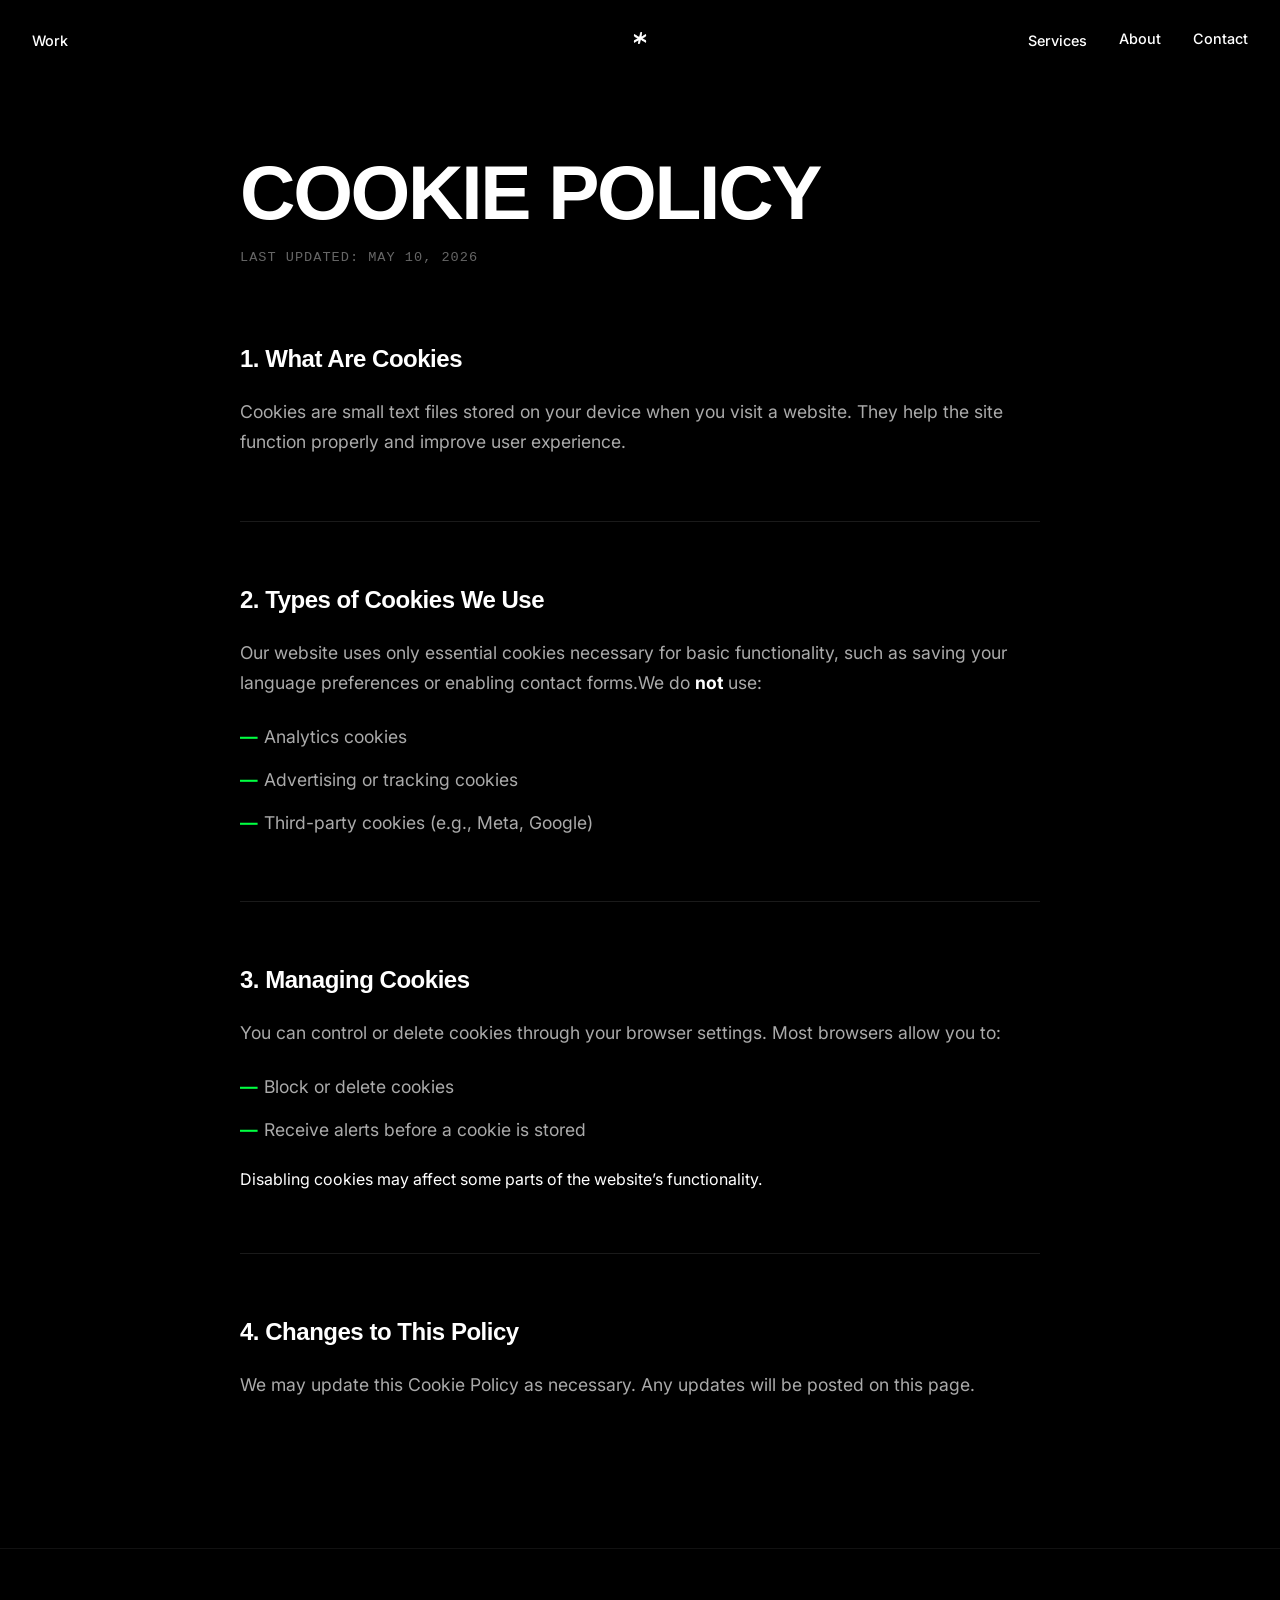
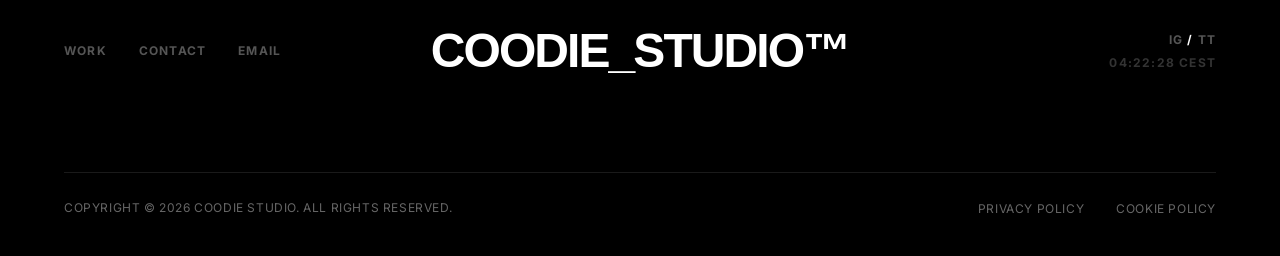
<file: cookie.html>
<!DOCTYPE html>
<html lang="en">
<head>
    <meta charset="UTF-8">
    <meta name="viewport" content="width=device-width, initial-scale=1.0">

    <title>COODIE_STUDIO™ – cookie policy</title>
    <meta name="description" content="We build fast, custom websites for international brands. No templates, just unique digital experiences tailored to grow your business.">
    <meta name="author" content="Vannia Rharbaoui Urbano">
    <meta name="robots" content="index, follow">
    
    <link rel="icon" type="image/webp" href="img/icon-coodie.webp">
    <link rel="preconnect" href="https://fonts.googleapis.com">
    <link rel="preconnect" href="https://fonts.gstatic.com" crossorigin>
    <link href="https://fonts.googleapis.com/css2?family=Inter:wght@400;500;700;800&display=swap" rel="stylesheet">
    <link rel="stylesheet" href="style.css">

    <meta property="og:title" content="Coodie Studio – The Simple The Better"> 
    <meta property="og:description" content="Custom web design for growing businesses. Fast, responsive, and built to sell.">
    <meta property="og:type" content="website">
    <meta property="og:url" content="https://coodie.it/">
    <meta property="og:image" content="https://coodie.it/img/coodie-logo-black.webp">
    <link rel="apple-touch-icon" href="img/icon-coodie.webp">

    <link rel="canonical" href="https://coodie.it/cookie.html">
    <meta name="theme-color" content="#000000">
    
    <link rel="alternate" hreflang="en" href="https://coodie.it/cookie.html" />
    <link rel="alternate" hreflang="x-default" href="https://coodie.it/cookie.html" />

    <script type="application/ld+json">
        {
          "@context": "https://schema.org",
          "@type": "WebPage",
          "@id": "https://coodie.it/cookie.html",
          "url": "https://coodie.it/cookie.html",
          "name": "Cookie Policy – Coodie Studio™",
          "description": "Information about how Coodie Studio uses cookies on its website.",
          "inLanguage": "en",
          "isPartOf": { "@id": "https://coodie.it/#website" },
          "noIndex": true
        }
        </script>

        <!-- Google tag (gtag.js) -->
<script async src="https://www.googletagmanager.com/gtag/js?id=G-1R3V6T7DMG"></script>
<script>
  window.dataLayer = window.dataLayer || [];
  function gtag(){dataLayer.push(arguments);}
  gtag('js', new Date());

  gtag('config', 'G-1R3V6T7DMG');
</script>
</head>
<body>
    <header class="minimal-header">
        <div class="hero-bg"></div>
        <nav class="hero-nav">
            <div class="nav-left">
                <a href="works.html" class="nav-link">Work</a>
            </div>
            
            <div class="nav-center">
                <a href="/" class="logo-link">
                    <img src="img/icon-coodie.webp" alt="coodie_studio logo" class="brand-logo" loading="lazy" width="800" height="600">
                    </a>
            </div>
            
                <div class="nav-right desktop-only">
    
                    <div class="services-dropdown">
                        <span class="nav-link services-trigger">Services</span>
                
                        <div class="services-menu">
                            <a href="onepage.html">One-Page Website</a>
                            <a href="ecommerce.html">E-Commerce Website</a>
                            <a href="multipage.html">Multi-Page Website</a>
                        </div>
                    </div>
                
                    <a href="about.html" class="nav-link">About</a>
                    <a href="contact.html" class="nav-link">Contact</a>
            </div>

            <button class="hamburger mobile-only" id="menu-toggle" aria-label="Menu">
                <div class="hamburger-lines">
                    <span class="line line-top"></span>
                    <span class="line line-bottom"></span>
                </div>
            </button>
        </nav>

        <div class="mobile-menu-overlay" id="mobile-menu">
            <div class="menu-backdrop" id="menu-backdrop"></div>
            
            <nav class="mobile-nav-links">
                <div class="sidebar-header">
                    <span class="sidebar-logo">COODIE_STUDIO™</span>
                    <button class="close-sidebar" id="close-btn" aria-label="Close menu">&#10005;</button>
                </div>
        
                <div class="nav-links-wrapper">
                    <a href="works.html">Work</a>

                    <button class="mobile-services-trigger" id="mobile-services-btn" aria-expanded="false">
                        Services <span class="mobile-services-arrow">&#8595;</span>
                    </button>
                    <div class="mobile-services-submenu" id="mobile-services-submenu" aria-hidden="true">
                        <a href="onepage.html" target="_blank" rel="noopener">One-Page Website</a>
                        <a href="ecommerce.html" target="_blank" rel="noopener">E-Commerce Website</a>
                        <a href="multipage.html" target="_blank" rel="noopener">Multi-Page Website</a>
                    </div>

                    <a href="about.html">About</a>
                    <a href="contact.html">Contact</a>
                </div>
        
                <div class="sidebar-footer">
                    <div class="system-status">
                        <span class="pulse-dot"></span>
                        <span>CURRENTLY AVAILABLE FOR NEW PROJECT</span>
                    </div>
                </div>
            </nav>
        </div>
    </header>
    <section class="policy">
        <div class="container">
            <h2>Cookie Policy</h2>
            <p class="par-pol">Last updated: May 10, 2026</p>
            <div class="pp-section">
                <h3>1. What Are Cookies</h3>
                <p>Cookies are small text files stored on your device when you visit a website. They help the site function properly and improve user experience.</p>
            </div>
            <hr>
            <div class="pp-section">
                <h3>2. Types of Cookies We Use</h3>
                <p> Our website uses only essential cookies necessary for basic functionality, such as saving your language preferences or enabling contact forms.We do <strong>not</strong> use:
                    <ul>
                        <li>Analytics cookies</li>
                        <li>Advertising or tracking cookies</li>
                        <li>Third-party cookies (e.g., Meta, Google)</li>
                    </ul>
                </p>
            </div>
            <hr>
            <div class="pp-section">
                <h3>3. Managing Cookies</h3>
                <p> You can control or delete cookies through your browser settings. Most browsers allow you to:
                    <ul>
                        <li>Block or delete cookies</li>
                        <li>Receive alerts before a cookie is stored</li>
                    </ul>Disabling cookies may affect some parts of the website’s functionality.
                </p>
            </div>
            <hr>
            <div class="pp-section">
                <h3>4. Changes to This Policy</h3>
                <p>We may update this Cookie Policy as necessary. Any updates will be posted on this page. 
                </p>
            </div>
        </div>
        </div>
      </section>
    
    
    <footer class="hyper-footer">
        <div class="footer-top-line">
            <div class="footer-nav-minimal">
                <a href="works.html">WORK</a>
                <a href="contact.html">CONTACT</a>
                <a href="mailto:coodie.studio@gmail.com">EMAIL</a>
            </div>
    
            <div class="footer-center">
                <h2 class="footer-brand-minimal">COODIE_STUDIO™</h2>
            </div>
    
            <div class="footer-meta-minimal">
                <div class="social-row">
                    <a href="https://www.instagram.com/coodie_studio/">IG</a>
                    <span>/</span>
                    <a href="https://www.tiktok.com/@coodie.studio?is_from_webapp=1&sender_device=pc">TT</a>
                </div>
                <span id="live-clock" class="minimal-clock">00:00:00 CEST</span>
            </div>
        </div>
    
        <div class="footer-legal-line">
            <p>Copyright © 2026 Coodie Studio. All rights reserved.</p>
            <ul class="policies" role="list">
                <li><a href="privacy.html" title="Read our privacy policy">Privacy Policy</a></li>
                <li><a href="cookie.html" title="Read our cookie policy">Cookie Policy</a></li>
            </ul>
        </div>
    </footer>
    
    <script src="script.js" defer></script>
</body>
</html>
</file>
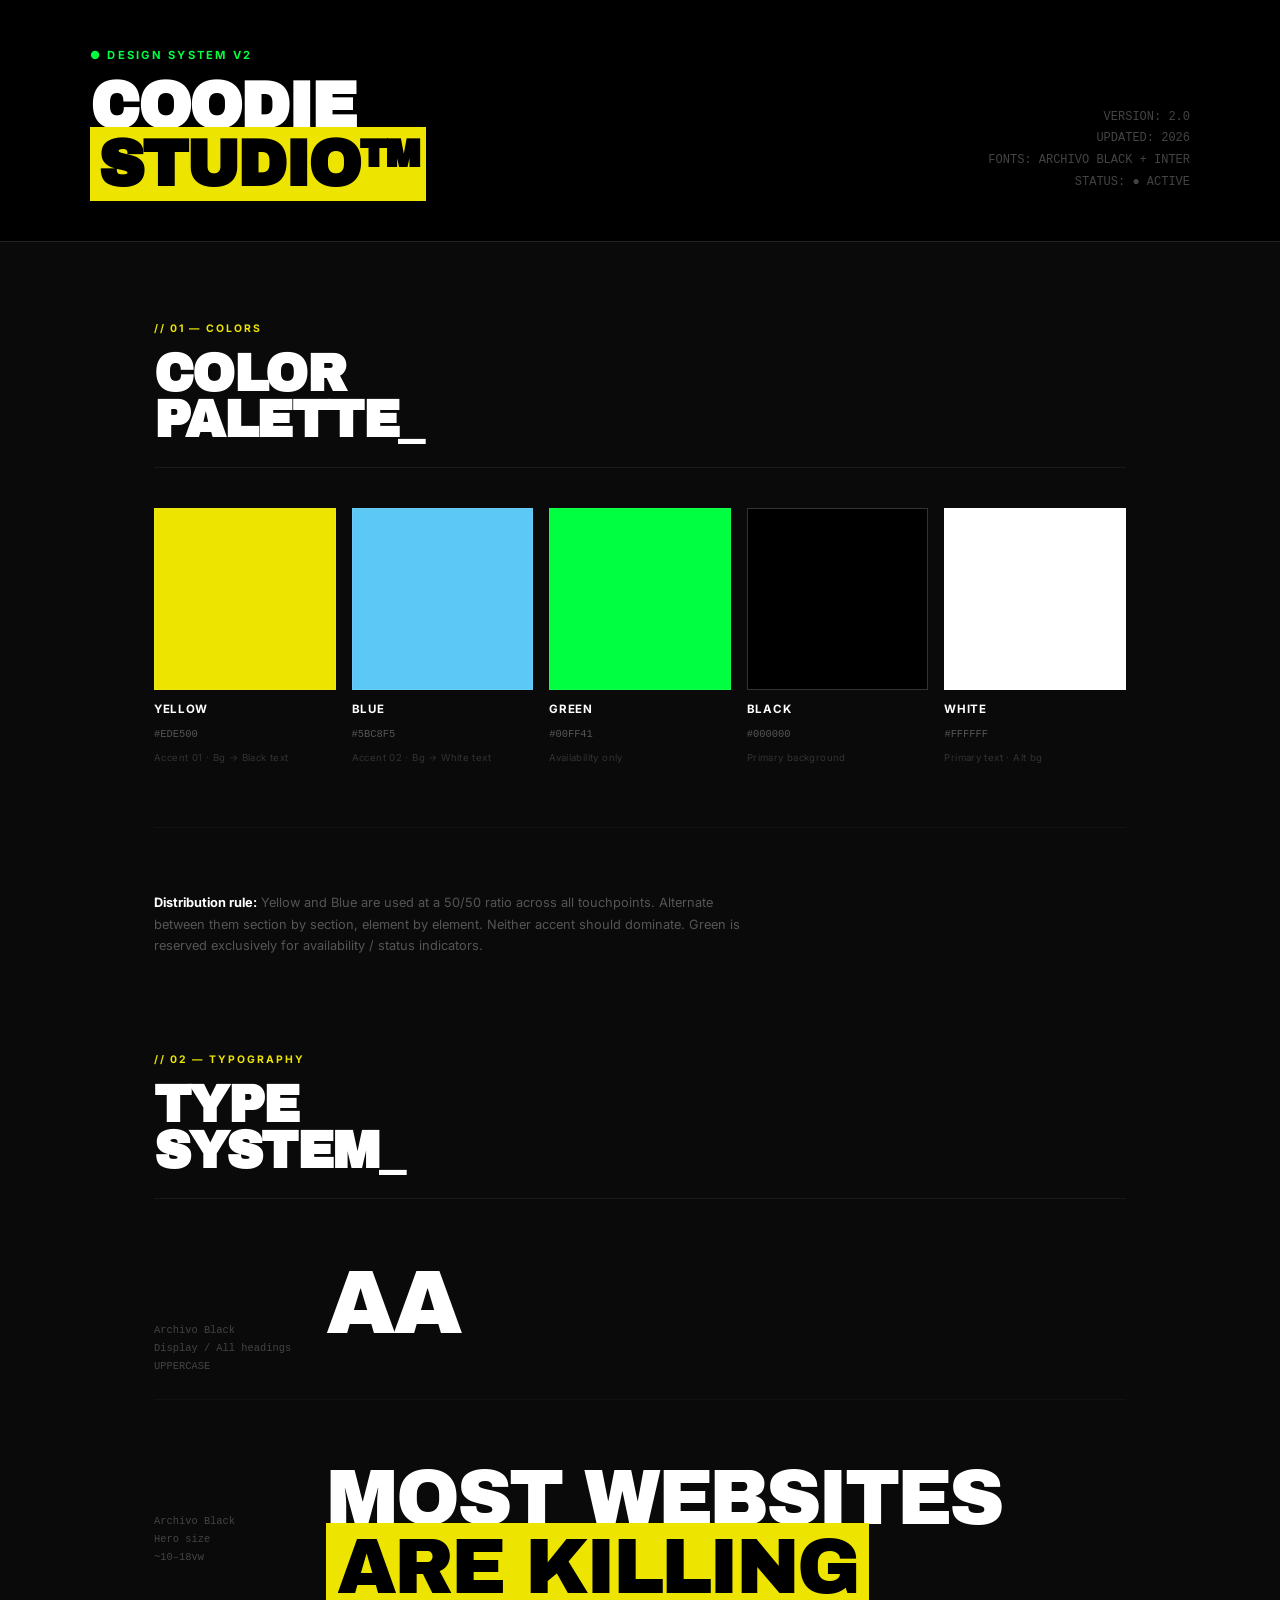
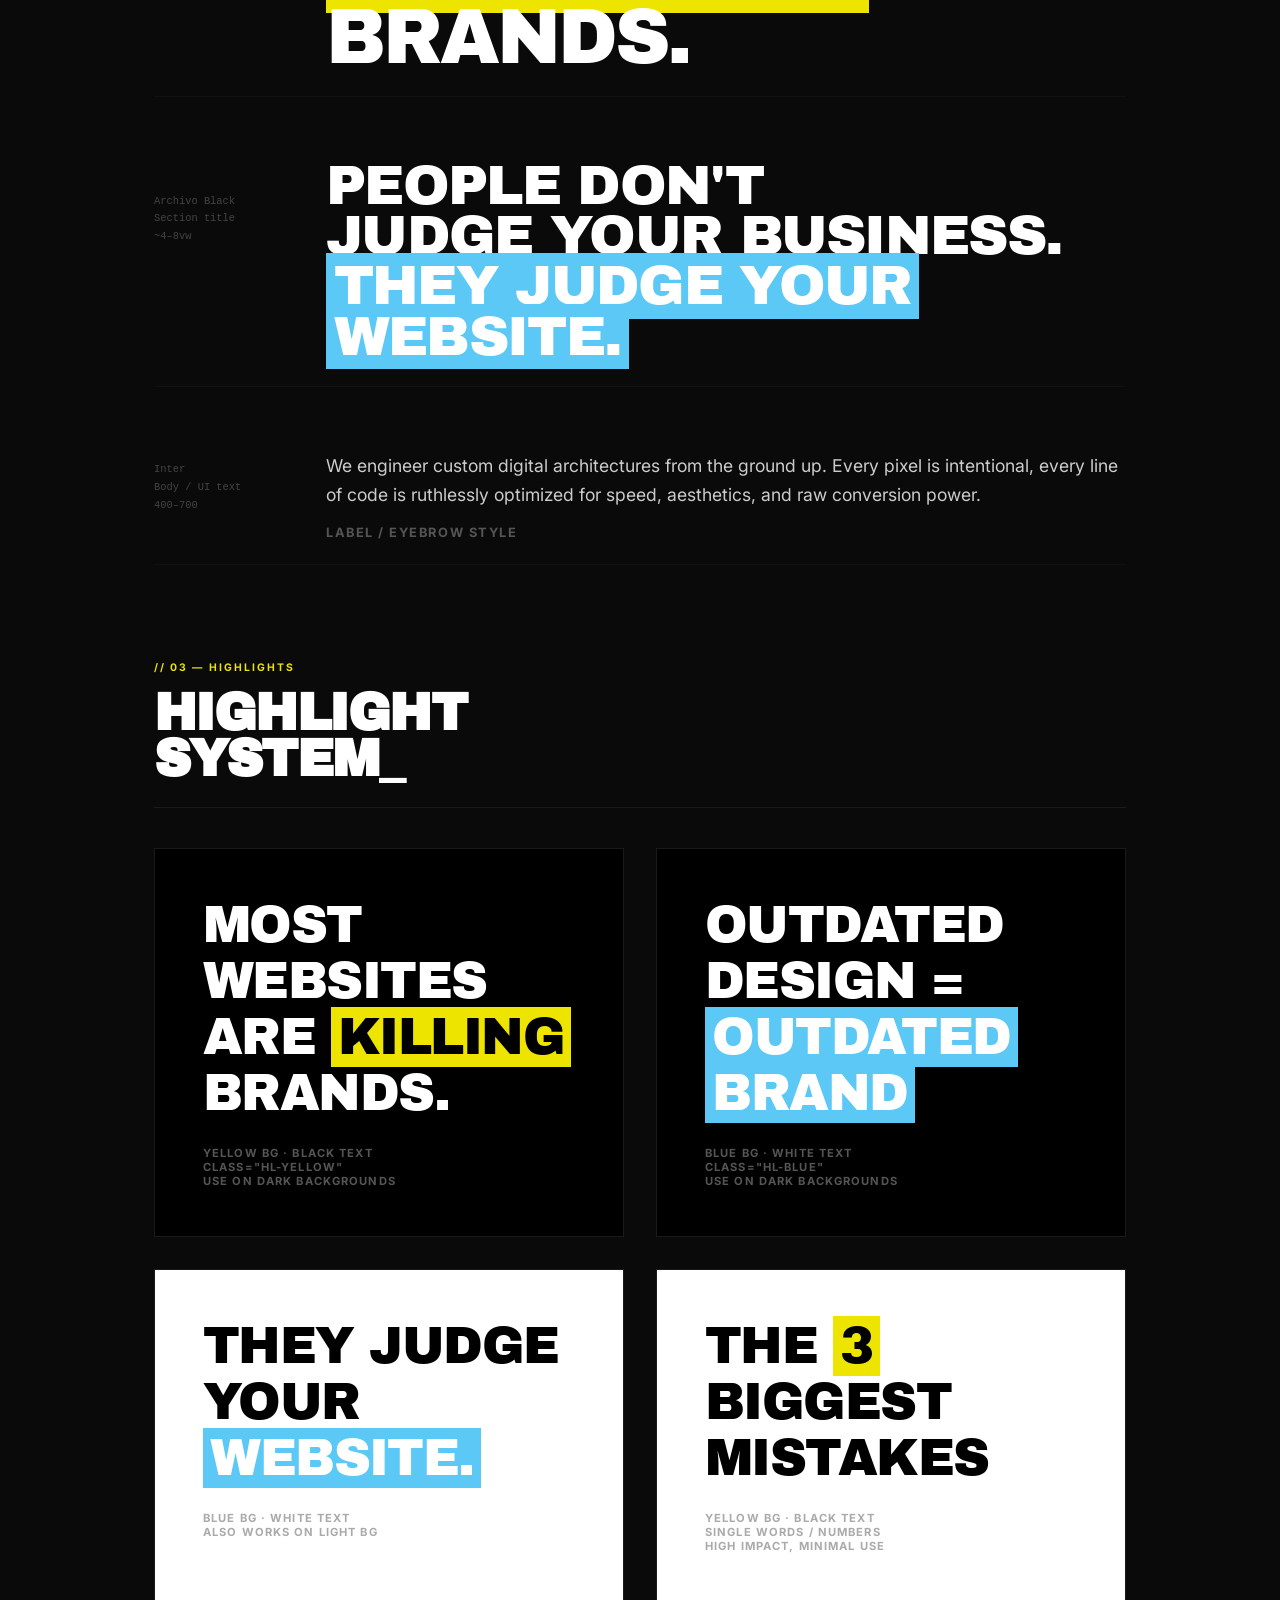
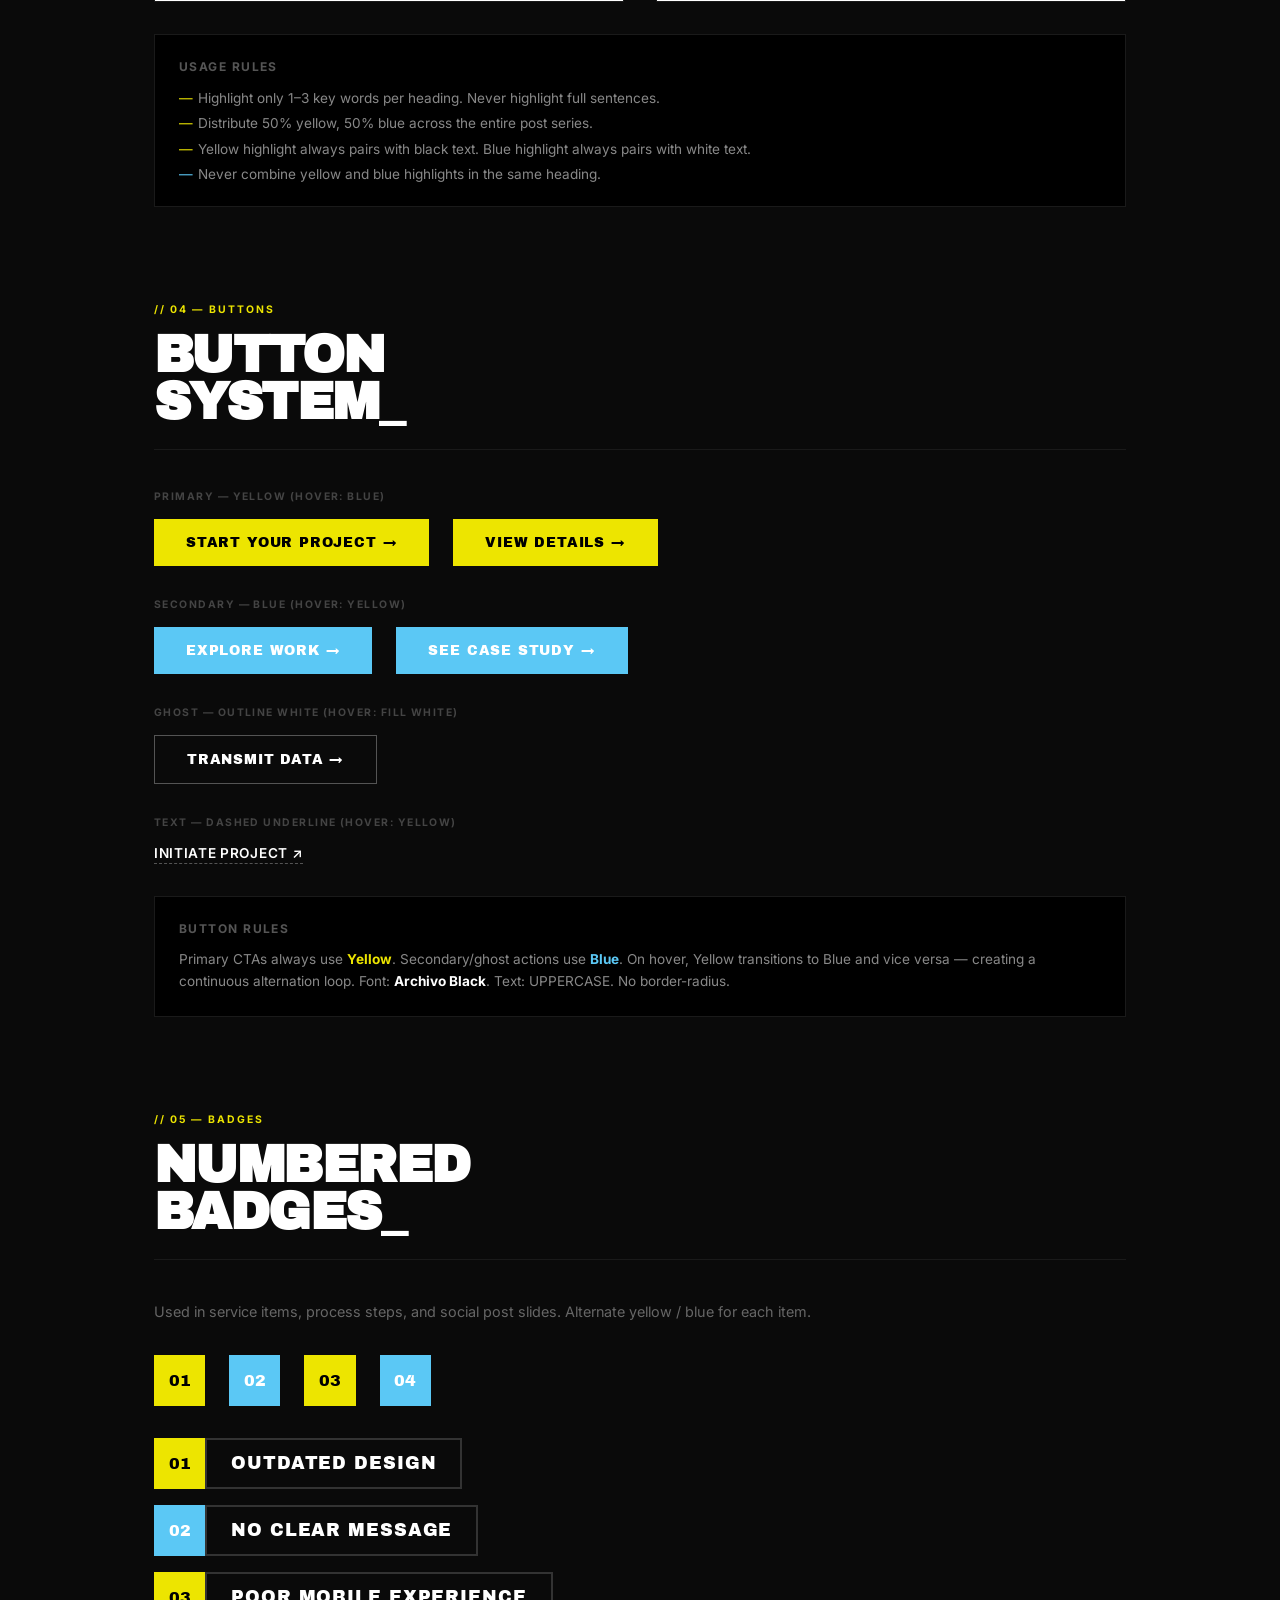
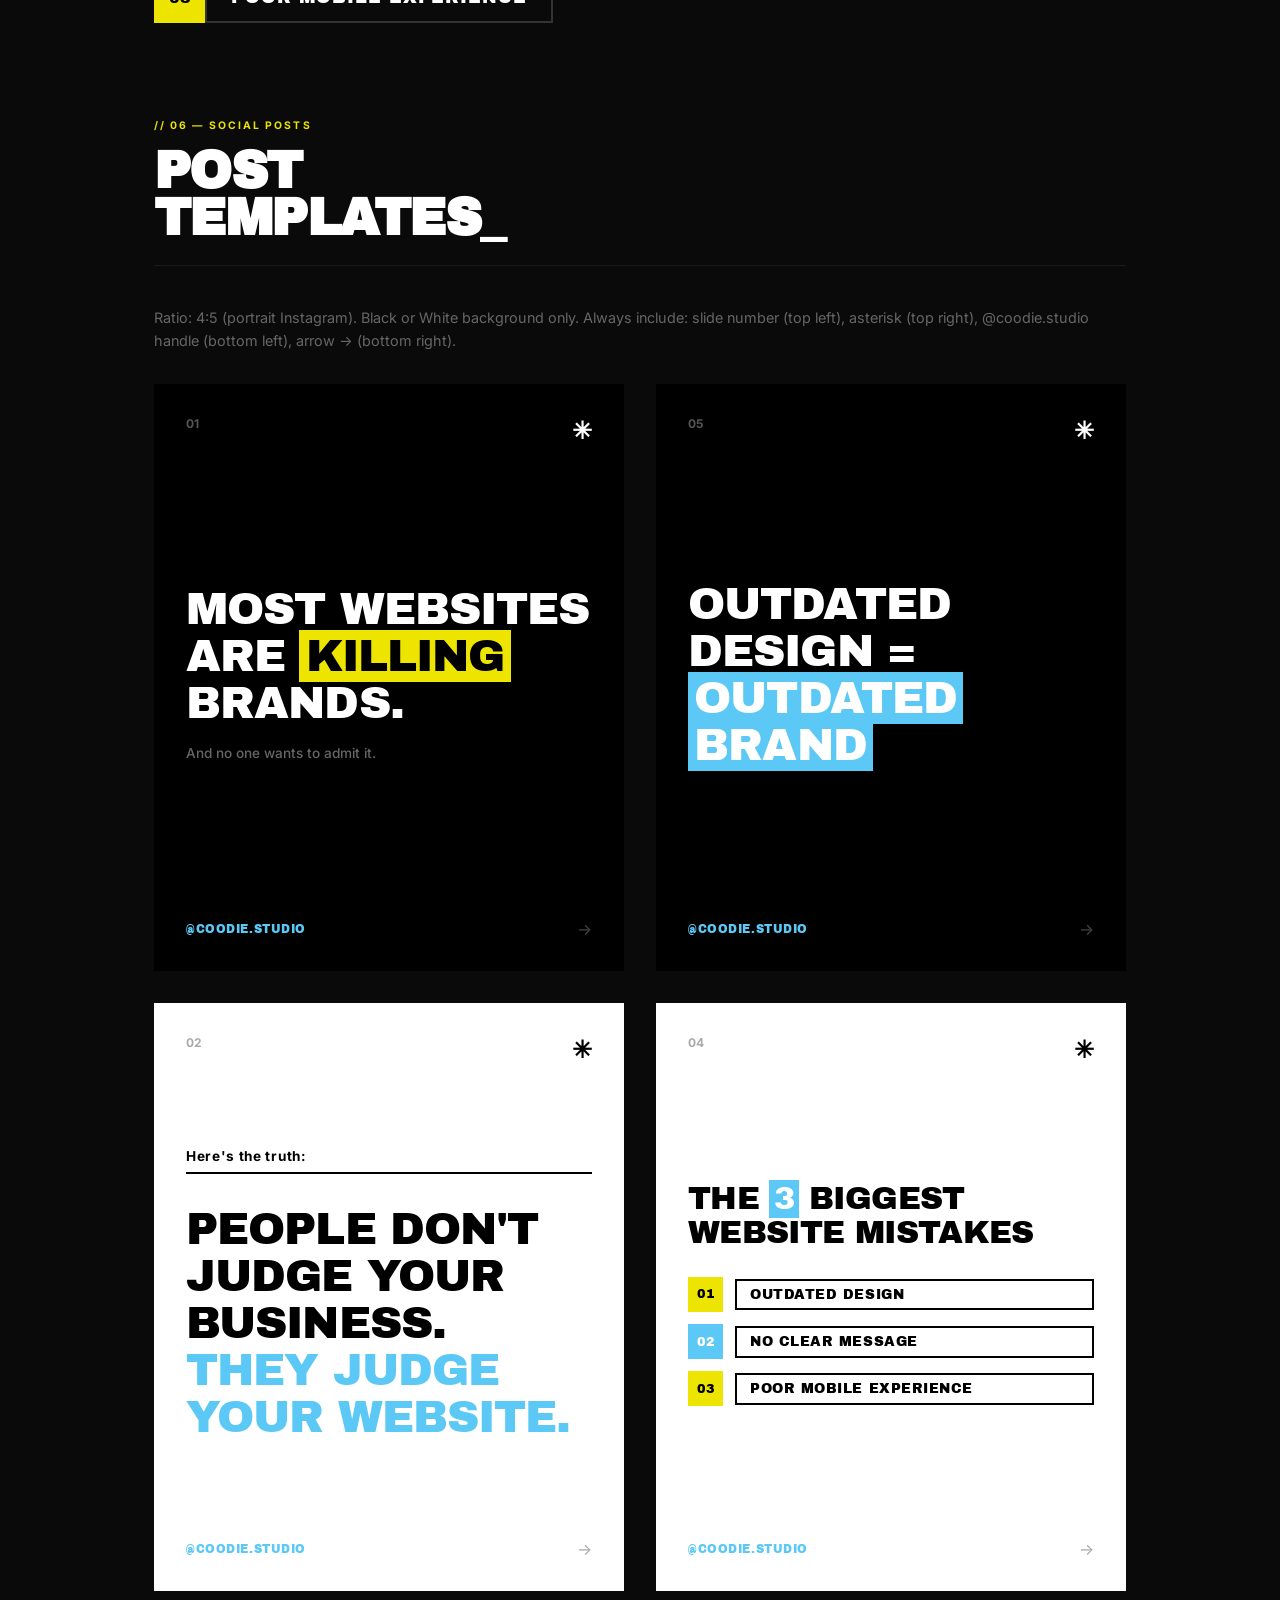
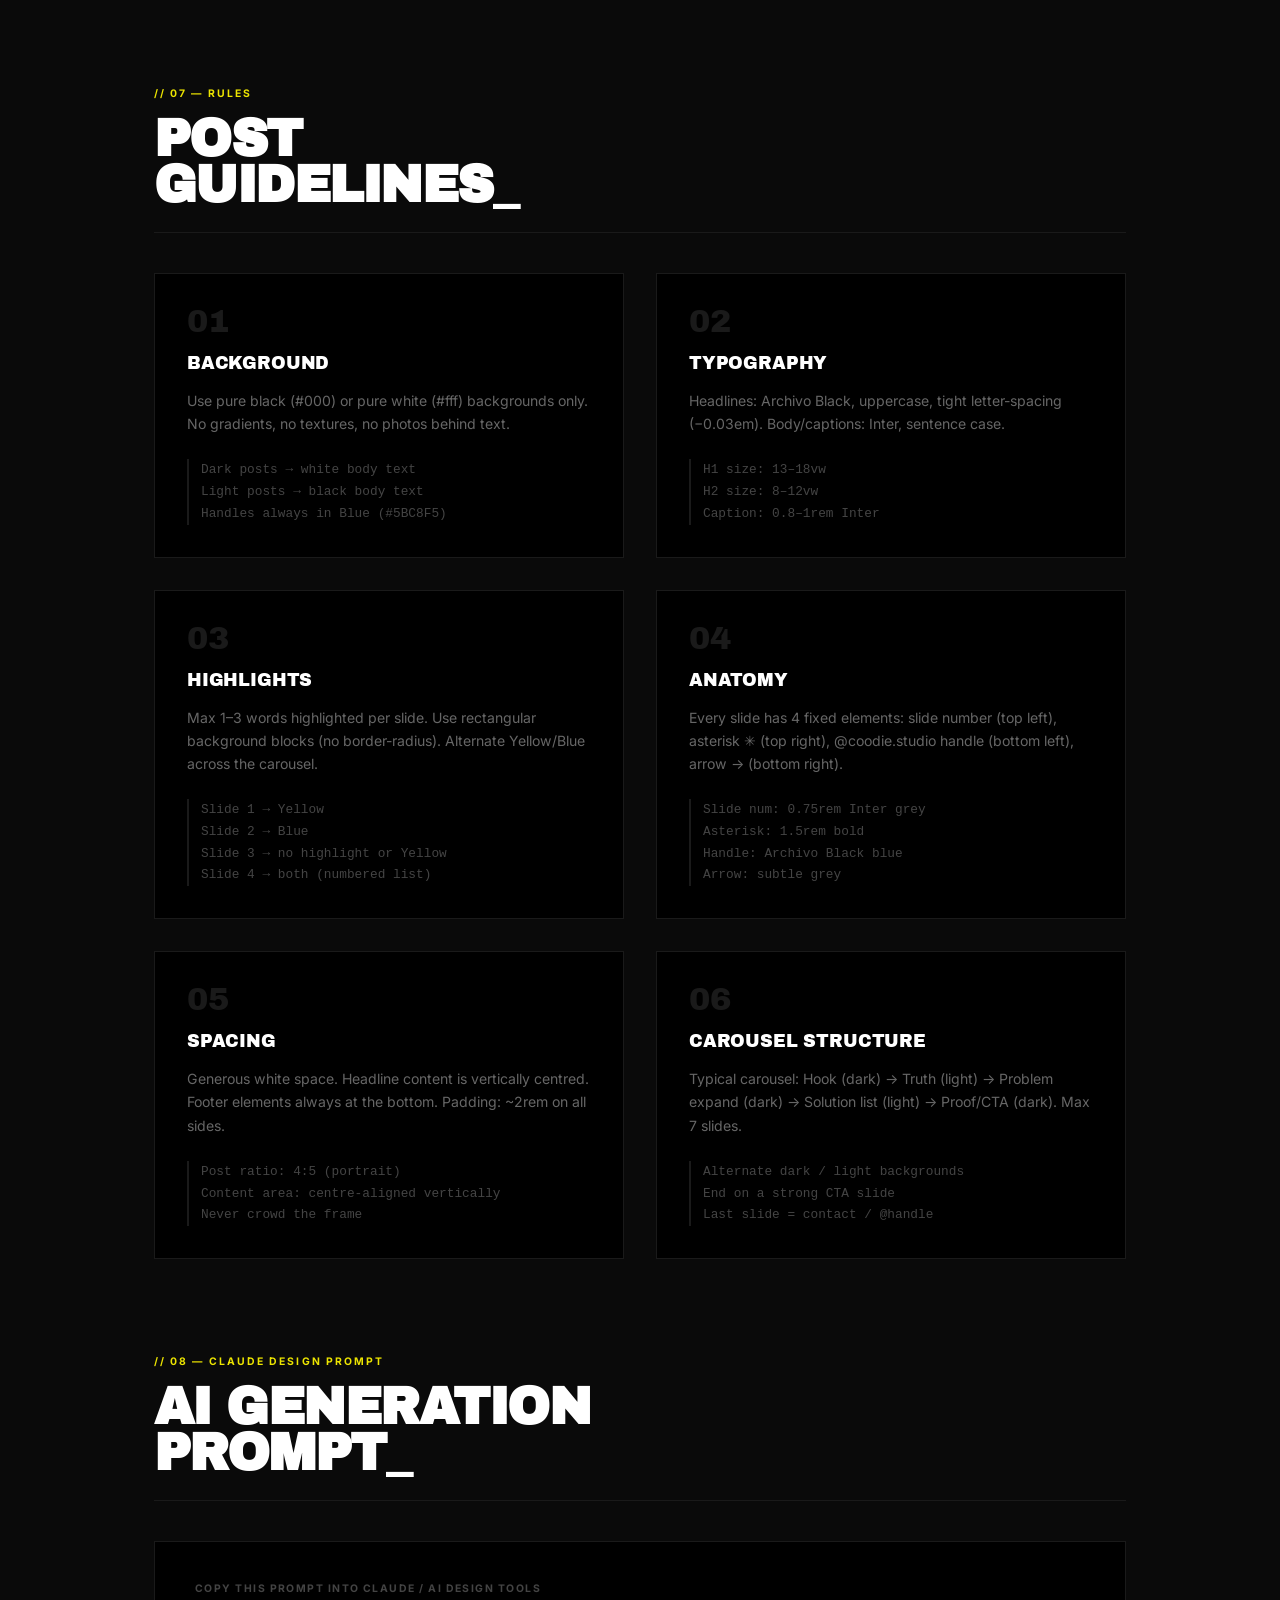
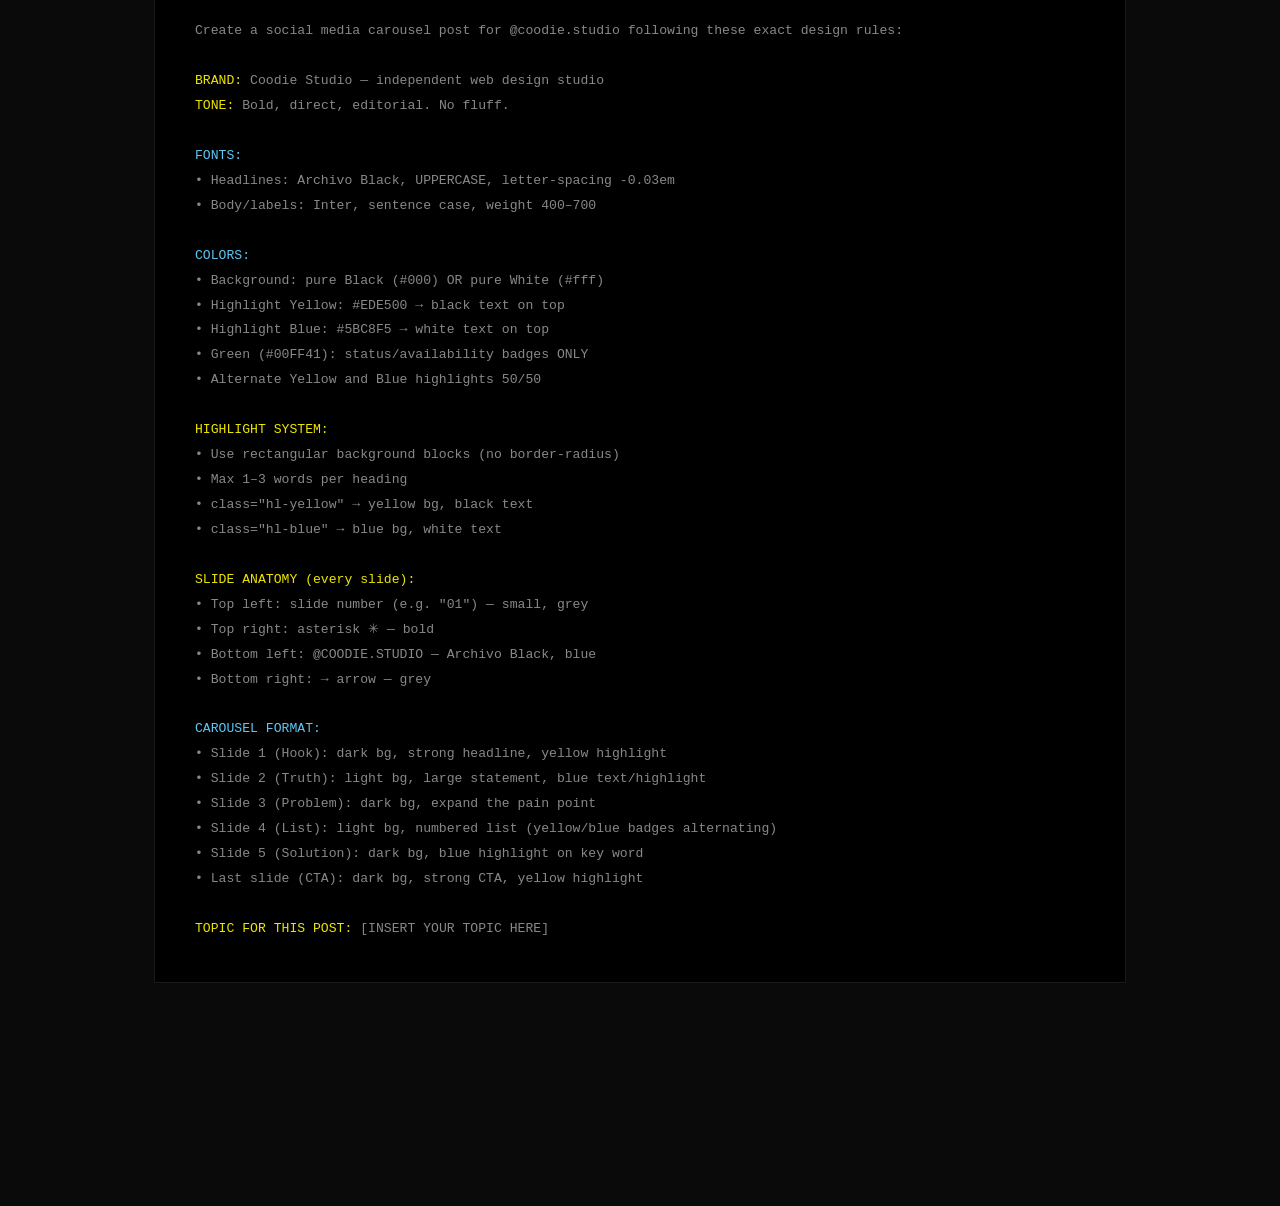
<file: design-system.html>
<!DOCTYPE html>
<html lang="en">
<head>
    <meta charset="UTF-8">
    <meta name="viewport" content="width=device-width, initial-scale=1.0">
    <title>COODIE_STUDIO™ – Design System v2</title>

    <link rel="preconnect" href="https://fonts.googleapis.com">
    <link rel="preconnect" href="https://fonts.gstatic.com" crossorigin>
    <link href="https://fonts.googleapis.com/css2?family=Archivo+Black&family=Inter:wght@400;500;600;700;800&display=swap" rel="stylesheet">

    <style>
        /* ── Reset ── */
        *, *::before, *::after { margin: 0; padding: 0; box-sizing: border-box; }

        /* ── Tokens ── */
        :root {
            --yellow:  #EDE500;
            --blue:    #5BC8F5;
            --green:   #00FF41;
            --black:   #000000;
            --white:   #FFFFFF;
            --grey:    #888888;
            --font-display: 'Archivo Black', sans-serif;
            --font-body:    'Inter', sans-serif;
        }

        body {
            background: #0a0a0a;
            color: #fff;
            font-family: var(--font-body);
            -webkit-font-smoothing: antialiased;
            overflow-x: hidden;
        }

        /* ── Layout ── */
        .ds-container {
            max-width: 1100px;
            margin: 0 auto;
            padding: 0 5vw 8rem;
        }

        .ds-header {
            background: #000;
            border-bottom: 1px solid #222;
            padding: 3rem 5vw;
            margin-bottom: 5rem;
        }

        .ds-header-inner {
            max-width: 1100px;
            margin: 0 auto;
            display: flex;
            justify-content: space-between;
            align-items: flex-end;
        }

        .ds-eyebrow {
            font-family: var(--font-body);
            font-size: 0.7rem;
            font-weight: 700;
            letter-spacing: 0.2em;
            color: var(--green);
            text-transform: uppercase;
            margin-bottom: 1rem;
        }

        .ds-title {
            font-family: var(--font-display);
            font-size: clamp(2.5rem, 5vw, 4.5rem);
            line-height: 0.9;
            letter-spacing: -0.03em;
        }

        .ds-title .hl-yellow { background: var(--yellow); color: #000; padding: 0.04em 0.12em; }
        .ds-title .hl-blue   { background: var(--blue);   color: #fff; padding: 0.04em 0.12em; }

        .ds-meta {
            text-align: right;
            font-size: 0.75rem;
            color: #444;
            line-height: 1.8;
            font-family: monospace;
        }

        /* ── Section ── */
        .ds-section {
            margin-bottom: 6rem;
        }

        .ds-section-label {
            font-size: 0.65rem;
            font-weight: 700;
            letter-spacing: 0.2em;
            color: var(--yellow);
            text-transform: uppercase;
            margin-bottom: 1rem;
            display: block;
        }

        .ds-section-title {
            font-family: var(--font-display);
            font-size: clamp(2rem, 4vw, 3.5rem);
            letter-spacing: -0.03em;
            line-height: 0.9;
            margin-bottom: 2.5rem;
            border-bottom: 1px solid #1a1a1a;
            padding-bottom: 1.5rem;
        }

        /* ── Color swatches ── */
        .ds-swatches {
            display: grid;
            grid-template-columns: repeat(5, 1fr);
            gap: 1rem;
        }

        .ds-swatch {
            display: flex;
            flex-direction: column;
            gap: 0.75rem;
        }

        .ds-swatch-block {
            aspect-ratio: 1;
            border: 1px solid rgba(255,255,255,0.08);
        }

        .ds-swatch-name {
            font-size: 0.72rem;
            font-weight: 700;
            letter-spacing: 0.06em;
            text-transform: uppercase;
            color: #fff;
        }

        .ds-swatch-hex {
            font-family: monospace;
            font-size: 0.65rem;
            color: #555;
        }

        .ds-swatch-role {
            font-size: 0.6rem;
            color: #333;
            letter-spacing: 0.04em;
        }

        /* ── Typography specimens ── */
        .ds-type-grid {
            display: flex;
            flex-direction: column;
            gap: 2.5rem;
        }

        .ds-type-row {
            display: grid;
            grid-template-columns: 140px 1fr;
            gap: 2rem;
            align-items: baseline;
            padding: 1.5rem 0;
            border-bottom: 1px solid #111;
        }

        .ds-type-meta {
            font-size: 0.65rem;
            color: #444;
            line-height: 1.7;
            font-family: monospace;
        }

        /* ── Highlight demos ── */
        .ds-highlight-grid {
            display: grid;
            grid-template-columns: 1fr 1fr;
            gap: 2rem;
        }

        .ds-highlight-card {
            background: #000;
            padding: 3rem;
            border: 1px solid #1a1a1a;
        }

        .ds-highlight-card.white-bg {
            background: #fff;
            color: #000;
        }

        .ds-hl-example {
            font-family: var(--font-display);
            font-size: clamp(2rem, 4vw, 3.5rem);
            line-height: 1.1;
            letter-spacing: -0.03em;
            text-transform: uppercase;
        }

        .ds-hl-note {
            font-size: 0.7rem;
            color: #555;
            letter-spacing: 0.1em;
            text-transform: uppercase;
            margin-top: 1.5rem;
            font-weight: 700;
        }

        .ds-highlight-card.white-bg .ds-hl-note {
            color: #aaa;
        }

        /* Highlight utility classes */
        .hl-yellow { background-color: var(--yellow); color: #000; padding: 0.04em 0.14em; display: inline; box-decoration-break: clone; -webkit-box-decoration-break: clone; }
        .hl-blue   { background-color: var(--blue);   color: #fff; padding: 0.04em 0.14em; display: inline; box-decoration-break: clone; -webkit-box-decoration-break: clone; }

        /* ── Buttons ── */
        .ds-button-row {
            display: flex;
            flex-wrap: wrap;
            gap: 1.5rem;
            align-items: center;
        }

        .btn-yellow {
            display: inline-flex;
            align-items: center;
            gap: 0.8rem;
            background: var(--yellow);
            color: #000;
            font-family: var(--font-display);
            font-size: 0.85rem;
            letter-spacing: 0.06em;
            text-transform: uppercase;
            padding: 1rem 2rem;
            border: none;
            cursor: pointer;
            text-decoration: none;
            transition: background 0.3s, color 0.3s, transform 0.3s;
        }
        .btn-yellow:hover { background: var(--blue); color: #fff; transform: translateX(4px); }

        .btn-blue {
            display: inline-flex;
            align-items: center;
            gap: 0.8rem;
            background: var(--blue);
            color: #fff;
            font-family: var(--font-display);
            font-size: 0.85rem;
            letter-spacing: 0.06em;
            text-transform: uppercase;
            padding: 1rem 2rem;
            border: none;
            cursor: pointer;
            text-decoration: none;
            transition: background 0.3s, color 0.3s, transform 0.3s;
        }
        .btn-blue:hover { background: var(--yellow); color: #000; transform: translateX(4px); }

        .btn-outline-white {
            display: inline-flex;
            align-items: center;
            gap: 0.8rem;
            background: transparent;
            color: #fff;
            font-family: var(--font-display);
            font-size: 0.85rem;
            letter-spacing: 0.06em;
            text-transform: uppercase;
            padding: 1rem 2rem;
            border: 1px solid rgba(255,255,255,0.3);
            cursor: pointer;
            text-decoration: none;
            transition: background 0.3s, color 0.3s, border-color 0.3s;
        }
        .btn-outline-white:hover { background: #fff; color: #000; border-color: #fff; }

        .btn-text-white {
            display: inline-flex;
            align-items: center;
            gap: 0.5rem;
            color: #fff;
            font-family: var(--font-body);
            font-size: 0.85rem;
            font-weight: 600;
            letter-spacing: 0.05em;
            text-transform: uppercase;
            text-decoration: none;
            border-bottom: 1px dashed rgba(255,255,255,0.3);
            padding-bottom: 2px;
            transition: color 0.3s, border-color 0.3s;
        }
        .btn-text-white:hover { color: var(--yellow); border-color: var(--yellow); }

        /* ── Numbered badges ── */
        .ds-badge-row {
            display: flex;
            gap: 1.5rem;
            align-items: center;
            flex-wrap: wrap;
        }

        .num-badge {
            display: inline-flex;
            align-items: center;
            justify-content: center;
            width: 3.2rem;
            height: 3.2rem;
            font-family: var(--font-display);
            font-size: 1rem;
            letter-spacing: 0;
        }
        .num-badge.yellow { background: var(--yellow); color: #000; }
        .num-badge.blue   { background: var(--blue);   color: #fff; }

        .ds-badge-combo {
            display: flex;
            align-items: center;
            gap: 0;
        }

        .ds-badge-label {
            font-family: var(--font-display);
            font-size: 1.1rem;
            letter-spacing: 0.05em;
            text-transform: uppercase;
            border: 2px solid #333;
            padding: 0.6rem 1.5rem;
            height: 3.2rem;
            display: flex;
            align-items: center;
            color: #fff;
        }

        /* ── Social post mockups ── */
        .ds-post-grid {
            display: grid;
            grid-template-columns: 1fr 1fr;
            gap: 2rem;
        }

        .ds-post {
            aspect-ratio: 4/5;
            position: relative;
            padding: 2rem;
            display: flex;
            flex-direction: column;
            justify-content: space-between;
            overflow: hidden;
        }

        .ds-post.dark  { background: #000; }
        .ds-post.light { background: #fff; color: #000; }

        .ds-post-num {
            font-size: 0.75rem;
            font-weight: 700;
            color: #555;
            font-family: var(--font-body);
        }

        .ds-post.light .ds-post-num { color: #aaa; }

        .ds-post-asterisk {
            font-size: 1.5rem;
            font-weight: 900;
            color: #fff;
            align-self: flex-end;
            position: absolute;
            top: 2rem;
            right: 2rem;
        }

        .ds-post.light .ds-post-asterisk { color: #000; }

        .ds-post-body {
            flex: 1;
            display: flex;
            flex-direction: column;
            justify-content: center;
            gap: 1rem;
        }

        .ds-post-headline {
            font-family: var(--font-display);
            font-size: clamp(1.8rem, 4.5vw, 2.8rem);
            line-height: 1.05;
            letter-spacing: -0.02em;
            text-transform: uppercase;
        }

        .ds-post.light .ds-post-headline { color: #000; }

        .ds-post-sub {
            font-size: 0.85rem;
            color: #666;
            line-height: 1.5;
            font-weight: 500;
        }

        .ds-post.light .ds-post-sub { color: #777; }

        .ds-post-footer {
            display: flex;
            justify-content: space-between;
            align-items: center;
        }

        .ds-post-handle {
            font-family: var(--font-display);
            font-size: 0.72rem;
            letter-spacing: 0.05em;
            color: var(--blue);
        }

        .ds-post.light .ds-post-handle { color: var(--blue); }

        .ds-post-arrow {
            font-size: 1rem;
            color: #444;
        }

        .ds-post.light .ds-post-arrow { color: #aaa; }

        /* ── Rules / Guidelines ── */
        .ds-rules {
            display: grid;
            grid-template-columns: 1fr 1fr;
            gap: 2rem;
        }

        .ds-rule-card {
            background: #000;
            border: 1px solid #1a1a1a;
            padding: 2rem;
            display: flex;
            flex-direction: column;
            gap: 1rem;
        }

        .ds-rule-num {
            font-family: var(--font-display);
            font-size: 2rem;
            line-height: 1;
            color: #1a1a1a;
        }

        .ds-rule-title {
            font-family: var(--font-display);
            font-size: 1.1rem;
            letter-spacing: -0.01em;
            text-transform: uppercase;
        }

        .ds-rule-desc {
            font-size: 0.88rem;
            color: #666;
            line-height: 1.65;
        }

        .ds-rule-example {
            margin-top: 0.5rem;
            font-size: 0.8rem;
            color: #444;
            font-family: monospace;
            border-left: 2px solid #1a1a1a;
            padding-left: 0.75rem;
            line-height: 1.7;
        }

        /* ── Divider ── */
        hr.ds-hr { border: none; border-top: 1px solid #111; margin: 4rem 0; }

        /* ── Responsive ── */
        @media (max-width: 768px) {
            .ds-swatches { grid-template-columns: repeat(3, 1fr); }
            .ds-highlight-grid { grid-template-columns: 1fr; }
            .ds-post-grid { grid-template-columns: 1fr; }
            .ds-rules { grid-template-columns: 1fr; }
            .ds-header-inner { flex-direction: column; gap: 2rem; }
            .ds-meta { text-align: left; }
            .ds-type-row { grid-template-columns: 1fr; }
        }
    </style>
</head>
<body>

    <!-- ── Header ── -->
    <div class="ds-header">
        <div class="ds-header-inner">
            <div>
                <p class="ds-eyebrow">● DESIGN SYSTEM v2</p>
                <h1 class="ds-title">
                    COODIE<br>
                    <span class="hl-yellow">STUDIO™</span>
                </h1>
            </div>
            <div class="ds-meta">
                VERSION: 2.0<br>
                UPDATED: 2026<br>
                FONTS: ARCHIVO BLACK + INTER<br>
                STATUS: ● ACTIVE
            </div>
        </div>
    </div>

    <div class="ds-container">

        <!-- ══════════════════════════════════════
             01. COLOR PALETTE
             ══════════════════════════════════════ -->
        <section class="ds-section">
            <span class="ds-section-label">// 01 — COLORS</span>
            <h2 class="ds-section-title">COLOR<br>PALETTE_</h2>

            <div class="ds-swatches">
                <div class="ds-swatch">
                    <div class="ds-swatch-block" style="background:#EDE500;"></div>
                    <div class="ds-swatch-name">Yellow</div>
                    <div class="ds-swatch-hex">#EDE500</div>
                    <div class="ds-swatch-role">Accent 01 · Bg → Black text</div>
                </div>
                <div class="ds-swatch">
                    <div class="ds-swatch-block" style="background:#5BC8F5;"></div>
                    <div class="ds-swatch-name">Blue</div>
                    <div class="ds-swatch-hex">#5BC8F5</div>
                    <div class="ds-swatch-role">Accent 02 · Bg → White text</div>
                </div>
                <div class="ds-swatch">
                    <div class="ds-swatch-block" style="background:#00FF41;"></div>
                    <div class="ds-swatch-name">Green</div>
                    <div class="ds-swatch-hex">#00FF41</div>
                    <div class="ds-swatch-role">Availability only</div>
                </div>
                <div class="ds-swatch">
                    <div class="ds-swatch-block" style="background:#000000; border:1px solid #333;"></div>
                    <div class="ds-swatch-name">Black</div>
                    <div class="ds-swatch-hex">#000000</div>
                    <div class="ds-swatch-role">Primary background</div>
                </div>
                <div class="ds-swatch">
                    <div class="ds-swatch-block" style="background:#FFFFFF;"></div>
                    <div class="ds-swatch-name">White</div>
                    <div class="ds-swatch-hex">#FFFFFF</div>
                    <div class="ds-swatch-role">Primary text · Alt bg</div>
                </div>
            </div>

            <hr class="ds-hr">

            <p style="font-size:0.8rem; color:#555; line-height:1.7; max-width:600px;">
                <strong style="color:#fff;">Distribution rule:</strong> Yellow and Blue are used at a 50/50 ratio across all touchpoints.
                Alternate between them section by section, element by element. Neither accent should dominate.
                Green is reserved exclusively for availability / status indicators.
            </p>
        </section>

        <!-- ══════════════════════════════════════
             02. TYPOGRAPHY
             ══════════════════════════════════════ -->
        <section class="ds-section">
            <span class="ds-section-label">// 02 — TYPOGRAPHY</span>
            <h2 class="ds-section-title">TYPE<br>SYSTEM_</h2>

            <div class="ds-type-grid">

                <div class="ds-type-row">
                    <div class="ds-type-meta">
                        Archivo Black<br>
                        Display / All headings<br>
                        UPPERCASE
                    </div>
                    <div style="font-family:'Archivo Black',sans-serif; font-size:clamp(3rem,7vw,6rem); line-height:0.9; letter-spacing:-0.03em; text-transform:uppercase; color:#fff;">
                        Aa
                    </div>
                </div>

                <div class="ds-type-row">
                    <div class="ds-type-meta">
                        Archivo Black<br>
                        Hero size<br>
                        ~10–18vw
                    </div>
                    <div style="font-family:'Archivo Black',sans-serif; font-size:clamp(2.5rem,6vw,5rem); line-height:0.9; letter-spacing:-0.04em; text-transform:uppercase; color:#fff;">
                        MOST WEBSITES<br><span class="hl-yellow">ARE KILLING</span><br>BRANDS.
                    </div>
                </div>

                <div class="ds-type-row">
                    <div class="ds-type-meta">
                        Archivo Black<br>
                        Section title<br>
                        ~4–8vw
                    </div>
                    <div style="font-family:'Archivo Black',sans-serif; font-size:clamp(2rem,4.5vw,3.5rem); line-height:0.9; letter-spacing:-0.03em; text-transform:uppercase; color:#fff;">
                        PEOPLE DON'T<br>JUDGE YOUR BUSINESS.<br><span class="hl-blue">THEY JUDGE YOUR WEBSITE.</span>
                    </div>
                </div>

                <div class="ds-type-row">
                    <div class="ds-type-meta">
                        Inter<br>
                        Body / UI text<br>
                        400–700
                    </div>
                    <div style="font-family:'Inter',sans-serif;">
                        <p style="font-size:1.1rem; color:#ccc; line-height:1.65; margin-bottom:1rem;">
                            We engineer custom digital architectures from the ground up. Every pixel is intentional, every line of code is ruthlessly optimized for speed, aesthetics, and raw conversion power.
                        </p>
                        <p style="font-size:0.8rem; color:#555; font-weight:700; letter-spacing:0.12em; text-transform:uppercase;">
                            LABEL / EYEBROW STYLE
                        </p>
                    </div>
                </div>

            </div>
        </section>

        <!-- ══════════════════════════════════════
             03. HIGHLIGHT BLOCKS
             ══════════════════════════════════════ -->
        <section class="ds-section">
            <span class="ds-section-label">// 03 — HIGHLIGHTS</span>
            <h2 class="ds-section-title">HIGHLIGHT<br>SYSTEM_</h2>

            <div class="ds-highlight-grid">

                <div class="ds-highlight-card">
                    <div class="ds-hl-example">
                        MOST WEBSITES ARE <span class="hl-yellow">KILLING</span> BRANDS.
                    </div>
                    <p class="ds-hl-note">Yellow bg · Black text<br>class="hl-yellow"<br>Use on dark backgrounds</p>
                </div>

                <div class="ds-highlight-card">
                    <div class="ds-hl-example">
                        OUTDATED DESIGN = <span class="hl-blue">OUTDATED BRAND</span>
                    </div>
                    <p class="ds-hl-note">Blue bg · White text<br>class="hl-blue"<br>Use on dark backgrounds</p>
                </div>

                <div class="ds-highlight-card white-bg">
                    <div class="ds-hl-example">
                        THEY JUDGE YOUR <span class="hl-blue">WEBSITE.</span>
                    </div>
                    <p class="ds-hl-note">Blue bg · White text<br>Also works on light bg</p>
                </div>

                <div class="ds-highlight-card white-bg">
                    <div class="ds-hl-example" style="color:#000;">
                        THE <span class="hl-yellow">3</span> BIGGEST MISTAKES
                    </div>
                    <p class="ds-hl-note">Yellow bg · Black text<br>Single words / numbers<br>High impact, minimal use</p>
                </div>

            </div>

            <div style="margin-top:2rem; padding:1.5rem; background:#000; border:1px solid #1a1a1a;">
                <p style="font-size:0.75rem; color:#555; font-weight:700; letter-spacing:0.12em; text-transform:uppercase; margin-bottom:1rem;">USAGE RULES</p>
                <ul style="list-style:none; display:flex; flex-direction:column; gap:0.6rem;">
                    <li style="font-size:0.85rem; color:#888; padding-left:1.2rem; position:relative;">
                        <span style="position:absolute;left:0;color:var(--yellow);">—</span>
                        Highlight only 1–3 key words per heading. Never highlight full sentences.
                    </li>
                    <li style="font-size:0.85rem; color:#888; padding-left:1.2rem; position:relative;">
                        <span style="position:absolute;left:0;color:var(--yellow);">—</span>
                        Distribute 50% yellow, 50% blue across the entire post series.
                    </li>
                    <li style="font-size:0.85rem; color:#888; padding-left:1.2rem; position:relative;">
                        <span style="position:absolute;left:0;color:var(--yellow);">—</span>
                        Yellow highlight always pairs with black text. Blue highlight always pairs with white text.
                    </li>
                    <li style="font-size:0.85rem; color:#888; padding-left:1.2rem; position:relative;">
                        <span style="position:absolute;left:0;color:var(--blue);">—</span>
                        Never combine yellow and blue highlights in the same heading.
                    </li>
                </ul>
            </div>
        </section>

        <!-- ══════════════════════════════════════
             04. BUTTONS
             ══════════════════════════════════════ -->
        <section class="ds-section">
            <span class="ds-section-label">// 04 — BUTTONS</span>
            <h2 class="ds-section-title">BUTTON<br>SYSTEM_</h2>

            <div style="display:flex; flex-direction:column; gap:2rem;">

                <div>
                    <p style="font-size:0.65rem; color:#444; font-weight:700; letter-spacing:0.14em; text-transform:uppercase; margin-bottom:1rem;">PRIMARY — Yellow (hover: Blue)</p>
                    <div class="ds-button-row">
                        <a href="#" class="btn-yellow">START YOUR PROJECT →</a>
                        <a href="#" class="btn-yellow">VIEW DETAILS →</a>
                    </div>
                </div>

                <div>
                    <p style="font-size:0.65rem; color:#444; font-weight:700; letter-spacing:0.14em; text-transform:uppercase; margin-bottom:1rem;">SECONDARY — Blue (hover: Yellow)</p>
                    <div class="ds-button-row">
                        <a href="#" class="btn-blue">EXPLORE WORK →</a>
                        <a href="#" class="btn-blue">SEE CASE STUDY →</a>
                    </div>
                </div>

                <div>
                    <p style="font-size:0.65rem; color:#444; font-weight:700; letter-spacing:0.14em; text-transform:uppercase; margin-bottom:1rem;">GHOST — Outline White (hover: Fill White)</p>
                    <div class="ds-button-row">
                        <a href="#" class="btn-outline-white">TRANSMIT DATA →</a>
                    </div>
                </div>

                <div>
                    <p style="font-size:0.65rem; color:#444; font-weight:700; letter-spacing:0.14em; text-transform:uppercase; margin-bottom:1rem;">TEXT — Dashed underline (hover: Yellow)</p>
                    <div class="ds-button-row">
                        <a href="#" class="btn-text-white">INITIATE PROJECT ↗</a>
                    </div>
                </div>

            </div>

            <div style="margin-top:2rem; padding:1.5rem; background:#000; border:1px solid #1a1a1a;">
                <p style="font-size:0.75rem; color:#555; font-weight:700; letter-spacing:0.12em; text-transform:uppercase; margin-bottom:0.75rem;">BUTTON RULES</p>
                <p style="font-size:0.85rem; color:#888; line-height:1.65;">
                    Primary CTAs always use <strong style="color:var(--yellow);">Yellow</strong>. Secondary/ghost actions use <strong style="color:var(--blue);">Blue</strong>.
                    On hover, Yellow transitions to Blue and vice versa — creating a continuous alternation loop.
                    Font: <strong style="color:#fff;">Archivo Black</strong>. Text: UPPERCASE. No border-radius.
                </p>
            </div>
        </section>

        <!-- ══════════════════════════════════════
             05. NUMBERED BADGES
             ══════════════════════════════════════ -->
        <section class="ds-section">
            <span class="ds-section-label">// 05 — BADGES</span>
            <h2 class="ds-section-title">NUMBERED<br>BADGES_</h2>

            <p style="font-size:0.9rem; color:#666; margin-bottom:2rem; line-height:1.6;">Used in service items, process steps, and social post slides. Alternate yellow / blue for each item.</p>

            <div class="ds-badge-row" style="margin-bottom:2rem;">
                <span class="num-badge yellow">01</span>
                <span class="num-badge blue">02</span>
                <span class="num-badge yellow">03</span>
                <span class="num-badge blue">04</span>
            </div>

            <div style="display:flex; flex-direction:column; gap:1rem;">
                <div class="ds-badge-combo">
                    <span class="num-badge yellow">01</span>
                    <span class="ds-badge-label">OUTDATED DESIGN</span>
                </div>
                <div class="ds-badge-combo">
                    <span class="num-badge blue">02</span>
                    <span class="ds-badge-label">NO CLEAR MESSAGE</span>
                </div>
                <div class="ds-badge-combo">
                    <span class="num-badge yellow">03</span>
                    <span class="ds-badge-label">POOR MOBILE EXPERIENCE</span>
                </div>
            </div>
        </section>

        <!-- ══════════════════════════════════════
             06. SOCIAL POST MOCKUPS
             ══════════════════════════════════════ -->
        <section class="ds-section">
            <span class="ds-section-label">// 06 — SOCIAL POSTS</span>
            <h2 class="ds-section-title">POST<br>TEMPLATES_</h2>

            <p style="font-size:0.9rem; color:#666; margin-bottom:2rem; line-height:1.6;">
                Ratio: 4:5 (portrait Instagram). Black or White background only. Always include: slide number (top left), asterisk (top right), @coodie.studio handle (bottom left), arrow → (bottom right).
            </p>

            <div class="ds-post-grid">

                <!-- Post A — Dark, Yellow highlight -->
                <div class="ds-post dark">
                    <div style="display:flex; justify-content:space-between; align-items:flex-start;">
                        <span class="ds-post-num">01</span>
                        <span class="ds-post-asterisk">✳</span>
                    </div>
                    <div class="ds-post-body">
                        <div class="ds-post-headline">
                            MOST WEBSITES<br>ARE <span class="hl-yellow">KILLING</span><br>BRANDS.
                        </div>
                        <p class="ds-post-sub">And no one wants to admit it.</p>
                    </div>
                    <div class="ds-post-footer">
                        <span class="ds-post-handle">@COODIE.STUDIO</span>
                        <span class="ds-post-arrow">→</span>
                    </div>
                </div>

                <!-- Post B — Dark, Blue highlight -->
                <div class="ds-post dark">
                    <div style="display:flex; justify-content:space-between; align-items:flex-start;">
                        <span class="ds-post-num">05</span>
                        <span class="ds-post-asterisk">✳</span>
                    </div>
                    <div class="ds-post-body">
                        <div class="ds-post-headline">
                            OUTDATED DESIGN =<br><span class="hl-blue">OUTDATED BRAND</span>
                        </div>
                    </div>
                    <div class="ds-post-footer">
                        <span class="ds-post-handle">@COODIE.STUDIO</span>
                        <span class="ds-post-arrow">→</span>
                    </div>
                </div>

                <!-- Post C — Light, large blue text -->
                <div class="ds-post light">
                    <div style="display:flex; justify-content:space-between; align-items:flex-start;">
                        <span class="ds-post-num" style="color:#aaa;">02</span>
                        <span class="ds-post-asterisk" style="color:#000;">✳</span>
                    </div>
                    <div class="ds-post-body">
                        <p style="font-family:'Inter',sans-serif; font-size:0.85rem; font-weight:700; color:#000; letter-spacing:0.05em; margin-bottom:0.5rem; border-bottom:2px solid #000; padding-bottom:0.5rem; display:inline-block;">Here's the truth:</p>
                        <div class="ds-post-headline" style="color:#000; margin-top:0.5rem;">
                            PEOPLE DON'T JUDGE YOUR BUSINESS.<br>
                            <span style="color:var(--blue);">THEY JUDGE YOUR WEBSITE.</span>
                        </div>
                    </div>
                    <div class="ds-post-footer">
                        <span class="ds-post-handle" style="color:var(--blue);">@COODIE.STUDIO</span>
                        <span class="ds-post-arrow" style="color:#aaa;">→</span>
                    </div>
                </div>

                <!-- Post D — Light, numbered list -->
                <div class="ds-post light" style="padding:2rem;">
                    <div style="display:flex; justify-content:space-between; align-items:flex-start;">
                        <span class="ds-post-num" style="color:#aaa;">04</span>
                        <span class="ds-post-asterisk" style="color:#000;">✳</span>
                    </div>
                    <div class="ds-post-body" style="gap:1.2rem;">
                        <div class="ds-post-headline" style="color:#000; font-size:clamp(1.4rem,3.5vw,2rem); margin-bottom:0.5rem;">
                            THE <span class="hl-blue">3</span> BIGGEST WEBSITE MISTAKES
                        </div>
                        <div style="display:flex; flex-direction:column; gap:0.75rem;">
                            <div style="display:flex; align-items:center; gap:0.75rem;">
                                <span class="num-badge yellow" style="width:2.2rem; height:2.2rem; font-size:0.8rem; flex-shrink:0;">01</span>
                                <span style="font-family:'Archivo Black',sans-serif; font-size:0.85rem; text-transform:uppercase; letter-spacing:0.04em; color:#000; border:2px solid #000; padding:0.4rem 0.8rem; flex:1;">OUTDATED DESIGN</span>
                            </div>
                            <div style="display:flex; align-items:center; gap:0.75rem;">
                                <span class="num-badge blue" style="width:2.2rem; height:2.2rem; font-size:0.8rem; flex-shrink:0;">02</span>
                                <span style="font-family:'Archivo Black',sans-serif; font-size:0.85rem; text-transform:uppercase; letter-spacing:0.04em; color:#000; border:2px solid #000; padding:0.4rem 0.8rem; flex:1;">NO CLEAR MESSAGE</span>
                            </div>
                            <div style="display:flex; align-items:center; gap:0.75rem;">
                                <span class="num-badge yellow" style="width:2.2rem; height:2.2rem; font-size:0.8rem; flex-shrink:0;">03</span>
                                <span style="font-family:'Archivo Black',sans-serif; font-size:0.85rem; text-transform:uppercase; letter-spacing:0.04em; color:#000; border:2px solid #000; padding:0.4rem 0.8rem; flex:1;">POOR MOBILE EXPERIENCE</span>
                            </div>
                        </div>
                    </div>
                    <div class="ds-post-footer">
                        <span class="ds-post-handle" style="color:var(--blue);">@COODIE.STUDIO</span>
                        <span class="ds-post-arrow" style="color:#aaa;">→</span>
                    </div>
                </div>

            </div>
        </section>

        <!-- ══════════════════════════════════════
             07. DESIGN RULES FOR SOCIAL POSTS
             ══════════════════════════════════════ -->
        <section class="ds-section">
            <span class="ds-section-label">// 07 — RULES</span>
            <h2 class="ds-section-title">POST<br>GUIDELINES_</h2>

            <div class="ds-rules">

                <div class="ds-rule-card">
                    <div class="ds-rule-num">01</div>
                    <div class="ds-rule-title">Background</div>
                    <p class="ds-rule-desc">Use pure black (#000) or pure white (#fff) backgrounds only. No gradients, no textures, no photos behind text.</p>
                    <p class="ds-rule-example">Dark posts → white body text<br>Light posts → black body text<br>Handles always in Blue (#5BC8F5)</p>
                </div>

                <div class="ds-rule-card">
                    <div class="ds-rule-num">02</div>
                    <div class="ds-rule-title">Typography</div>
                    <p class="ds-rule-desc">Headlines: Archivo Black, uppercase, tight letter-spacing (−0.03em). Body/captions: Inter, sentence case.</p>
                    <p class="ds-rule-example">H1 size: 13–18vw<br>H2 size: 8–12vw<br>Caption: 0.8–1rem Inter</p>
                </div>

                <div class="ds-rule-card">
                    <div class="ds-rule-num">03</div>
                    <div class="ds-rule-title">Highlights</div>
                    <p class="ds-rule-desc">Max 1–3 words highlighted per slide. Use rectangular background blocks (no border-radius). Alternate Yellow/Blue across the carousel.</p>
                    <p class="ds-rule-example">Slide 1 → Yellow<br>Slide 2 → Blue<br>Slide 3 → no highlight or Yellow<br>Slide 4 → both (numbered list)</p>
                </div>

                <div class="ds-rule-card">
                    <div class="ds-rule-num">04</div>
                    <div class="ds-rule-title">Anatomy</div>
                    <p class="ds-rule-desc">Every slide has 4 fixed elements: slide number (top left), asterisk ✳ (top right), @coodie.studio handle (bottom left), arrow → (bottom right).</p>
                    <p class="ds-rule-example">Slide num: 0.75rem Inter grey<br>Asterisk: 1.5rem bold<br>Handle: Archivo Black blue<br>Arrow: subtle grey</p>
                </div>

                <div class="ds-rule-card">
                    <div class="ds-rule-num">05</div>
                    <div class="ds-rule-title">Spacing</div>
                    <p class="ds-rule-desc">Generous white space. Headline content is vertically centred. Footer elements always at the bottom. Padding: ~2rem on all sides.</p>
                    <p class="ds-rule-example">Post ratio: 4:5 (portrait)<br>Content area: centre-aligned vertically<br>Never crowd the frame</p>
                </div>

                <div class="ds-rule-card">
                    <div class="ds-rule-num">06</div>
                    <div class="ds-rule-title">Carousel Structure</div>
                    <p class="ds-rule-desc">Typical carousel: Hook (dark) → Truth (light) → Problem expand (dark) → Solution list (light) → Proof/CTA (dark). Max 7 slides.</p>
                    <p class="ds-rule-example">Alternate dark / light backgrounds<br>End on a strong CTA slide<br>Last slide = contact / @handle</p>
                </div>

            </div>
        </section>

        <!-- ══════════════════════════════════════
             08. PROMPT FOR CLAUDE
             ══════════════════════════════════════ -->
        <section class="ds-section">
            <span class="ds-section-label">// 08 — CLAUDE DESIGN PROMPT</span>
            <h2 class="ds-section-title">AI GENERATION<br>PROMPT_</h2>

            <div style="background:#000; border:1px solid #1a1a1a; padding:2.5rem;">
                <p style="font-size:0.65rem; color:#444; font-weight:700; letter-spacing:0.14em; text-transform:uppercase; margin-bottom:1.5rem;">COPY THIS PROMPT INTO CLAUDE / AI DESIGN TOOLS</p>
                <div style="font-family:monospace; font-size:0.82rem; color:#888; line-height:1.9; white-space:pre-wrap;">Create a social media carousel post for @coodie.studio following these exact design rules:

<span style="color:var(--yellow);">BRAND:</span> Coodie Studio — independent web design studio
<span style="color:var(--yellow);">TONE:</span> Bold, direct, editorial. No fluff.

<span style="color:var(--blue);">FONTS:</span>
• Headlines: Archivo Black, UPPERCASE, letter-spacing -0.03em
• Body/labels: Inter, sentence case, weight 400–700

<span style="color:var(--blue);">COLORS:</span>
• Background: pure Black (#000) OR pure White (#fff)
• Highlight Yellow: #EDE500 → black text on top
• Highlight Blue: #5BC8F5 → white text on top
• Green (#00FF41): status/availability badges ONLY
• Alternate Yellow and Blue highlights 50/50

<span style="color:var(--yellow);">HIGHLIGHT SYSTEM:</span>
• Use rectangular background blocks (no border-radius)
• Max 1–3 words per heading
• class="hl-yellow" → yellow bg, black text
• class="hl-blue" → blue bg, white text

<span style="color:var(--yellow);">SLIDE ANATOMY (every slide):</span>
• Top left: slide number (e.g. "01") — small, grey
• Top right: asterisk ✳ — bold
• Bottom left: @COODIE.STUDIO — Archivo Black, blue
• Bottom right: → arrow — grey

<span style="color:var(--blue);">CAROUSEL FORMAT:</span>
• Slide 1 (Hook): dark bg, strong headline, yellow highlight
• Slide 2 (Truth): light bg, large statement, blue text/highlight
• Slide 3 (Problem): dark bg, expand the pain point
• Slide 4 (List): light bg, numbered list (yellow/blue badges alternating)
• Slide 5 (Solution): dark bg, blue highlight on key word
• Last slide (CTA): dark bg, strong CTA, yellow highlight

<span style="color:var(--yellow);">TOPIC FOR THIS POST:</span> [INSERT YOUR TOPIC HERE]</div>
            </div>
        </section>

    </div><!-- /ds-container -->

</body>
</html>
</file>
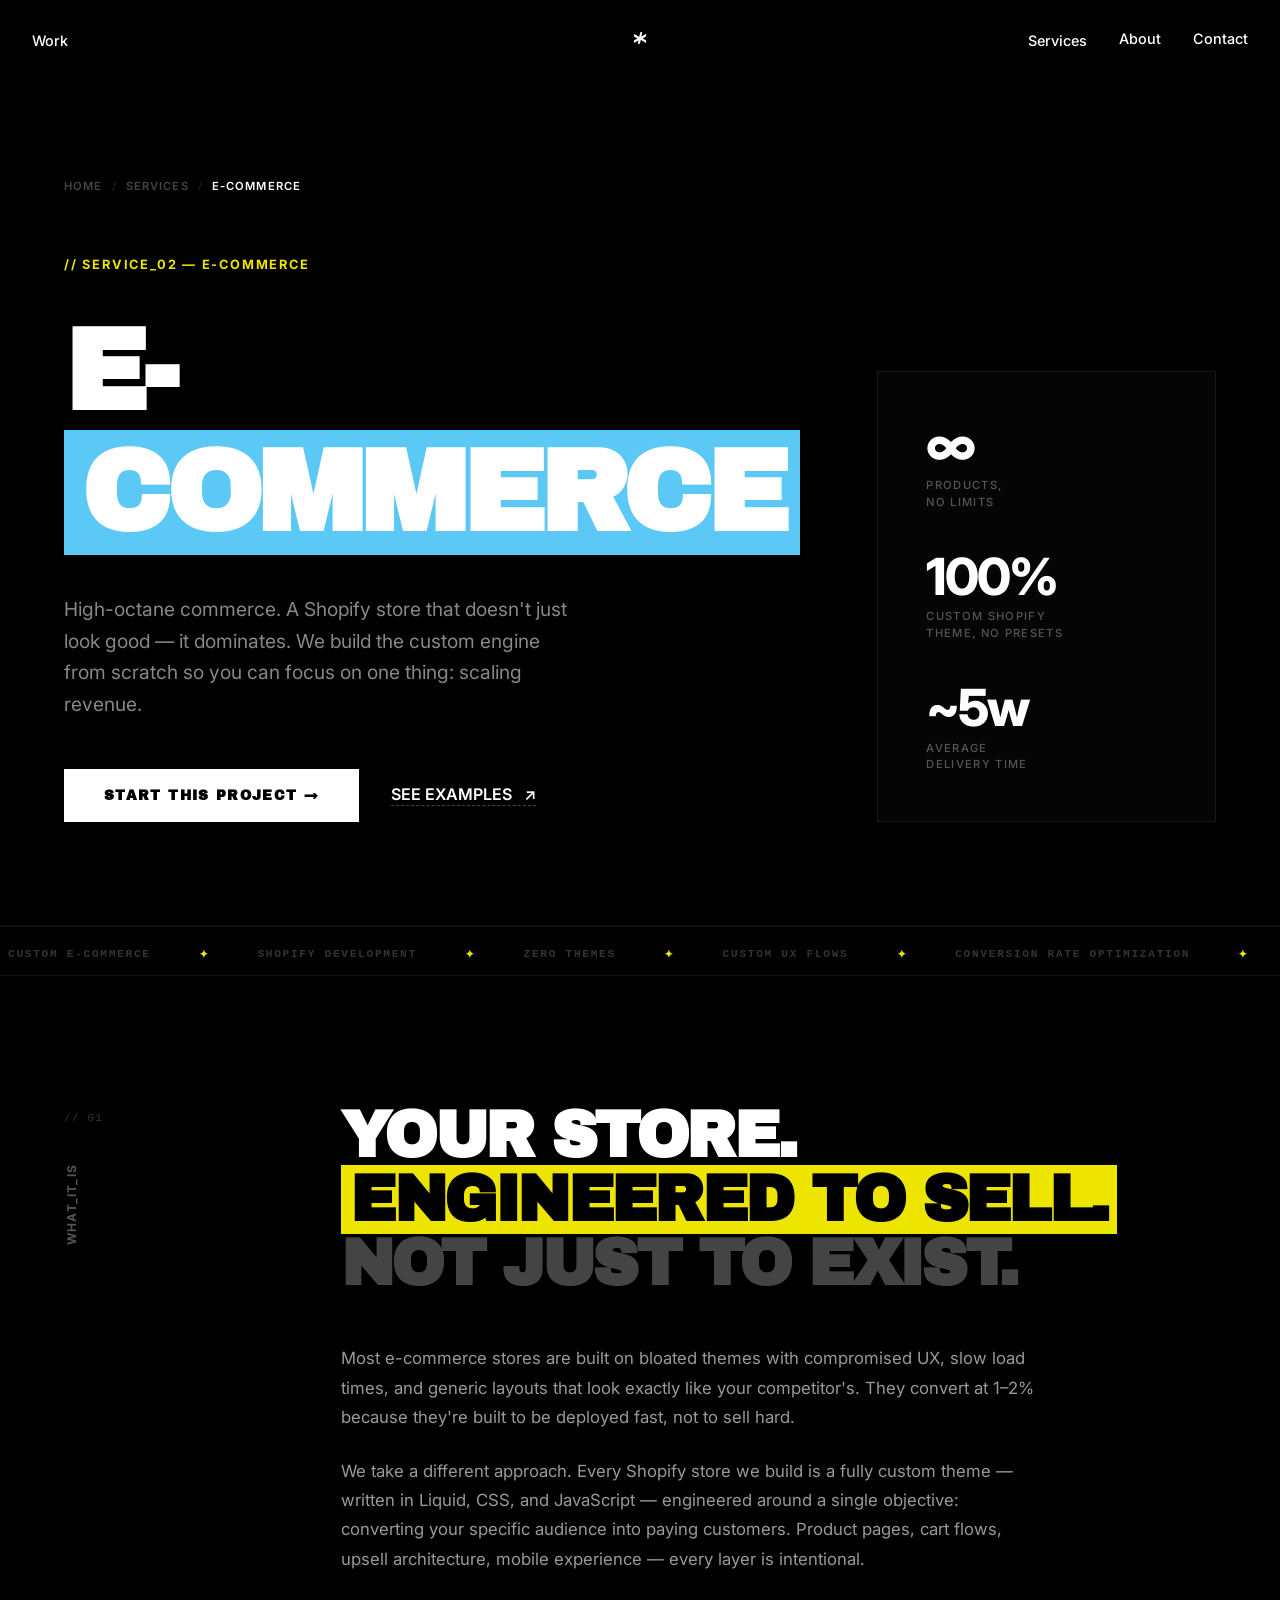
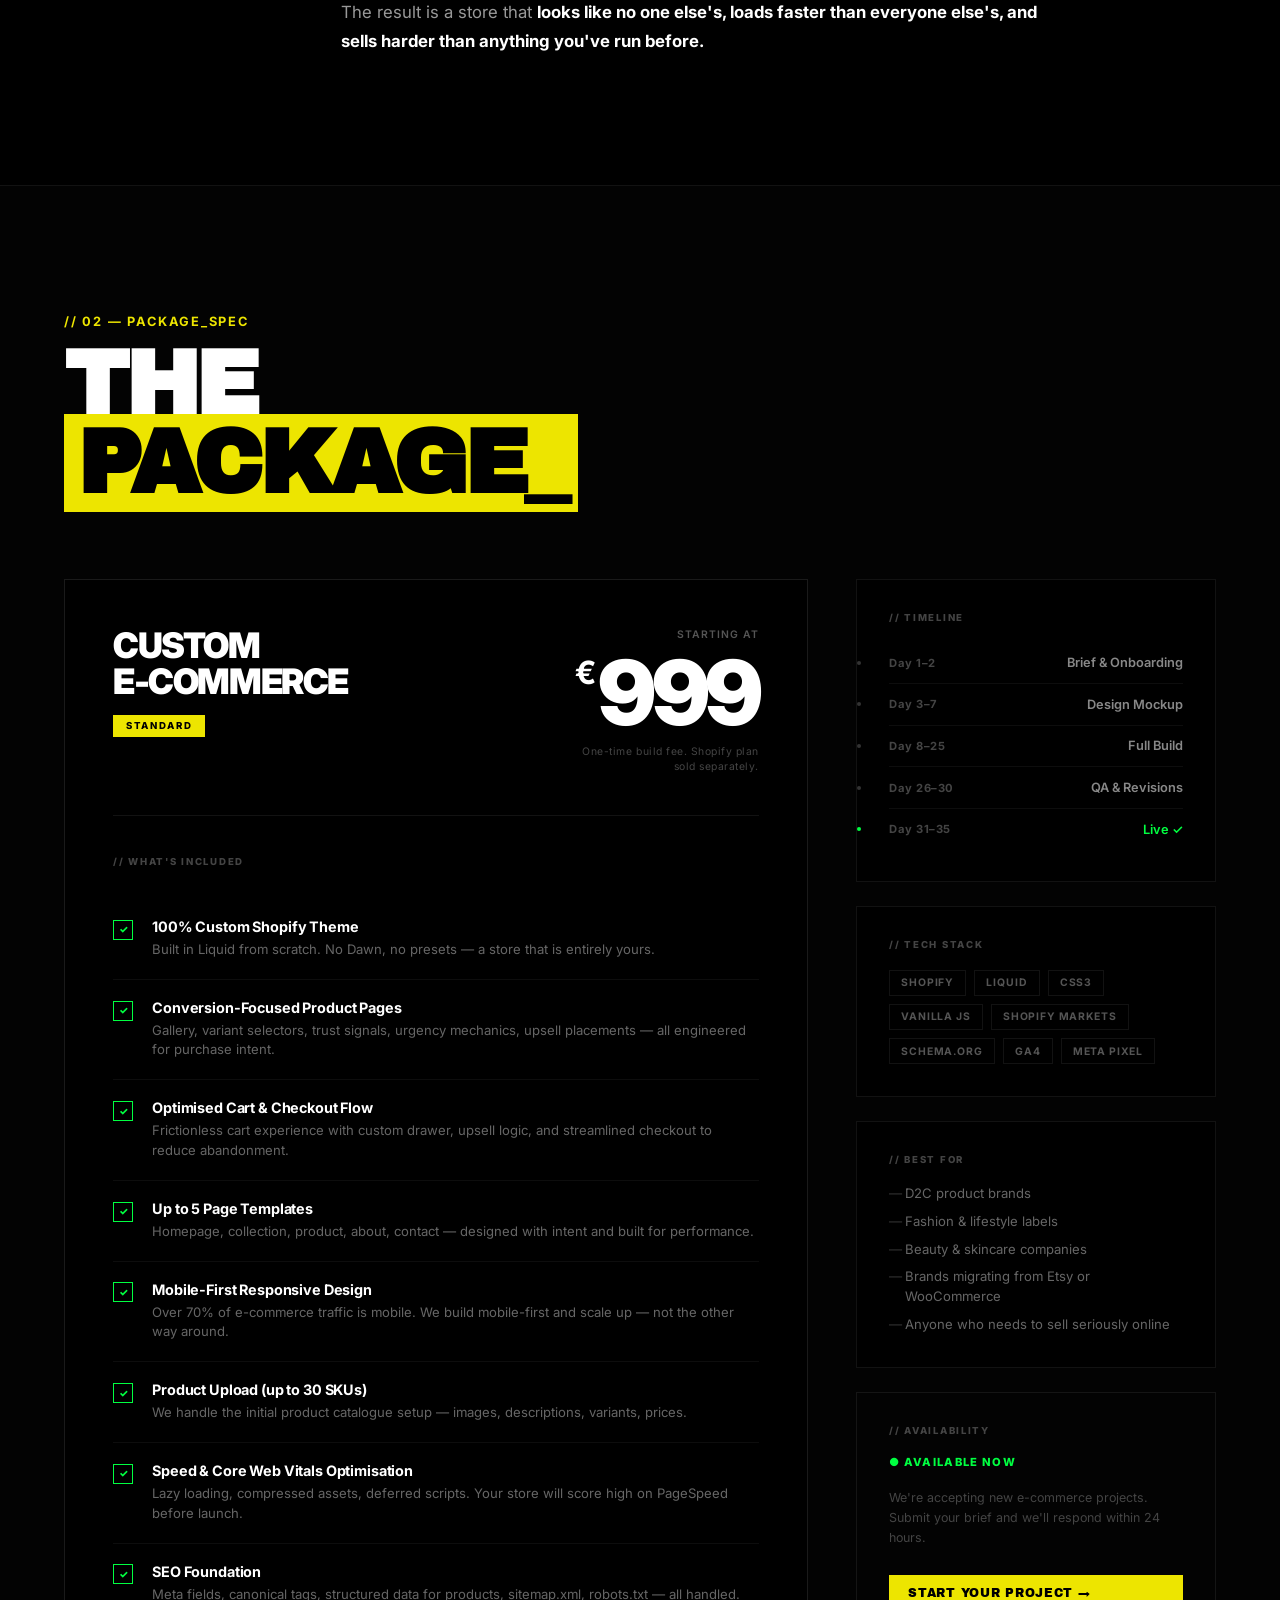
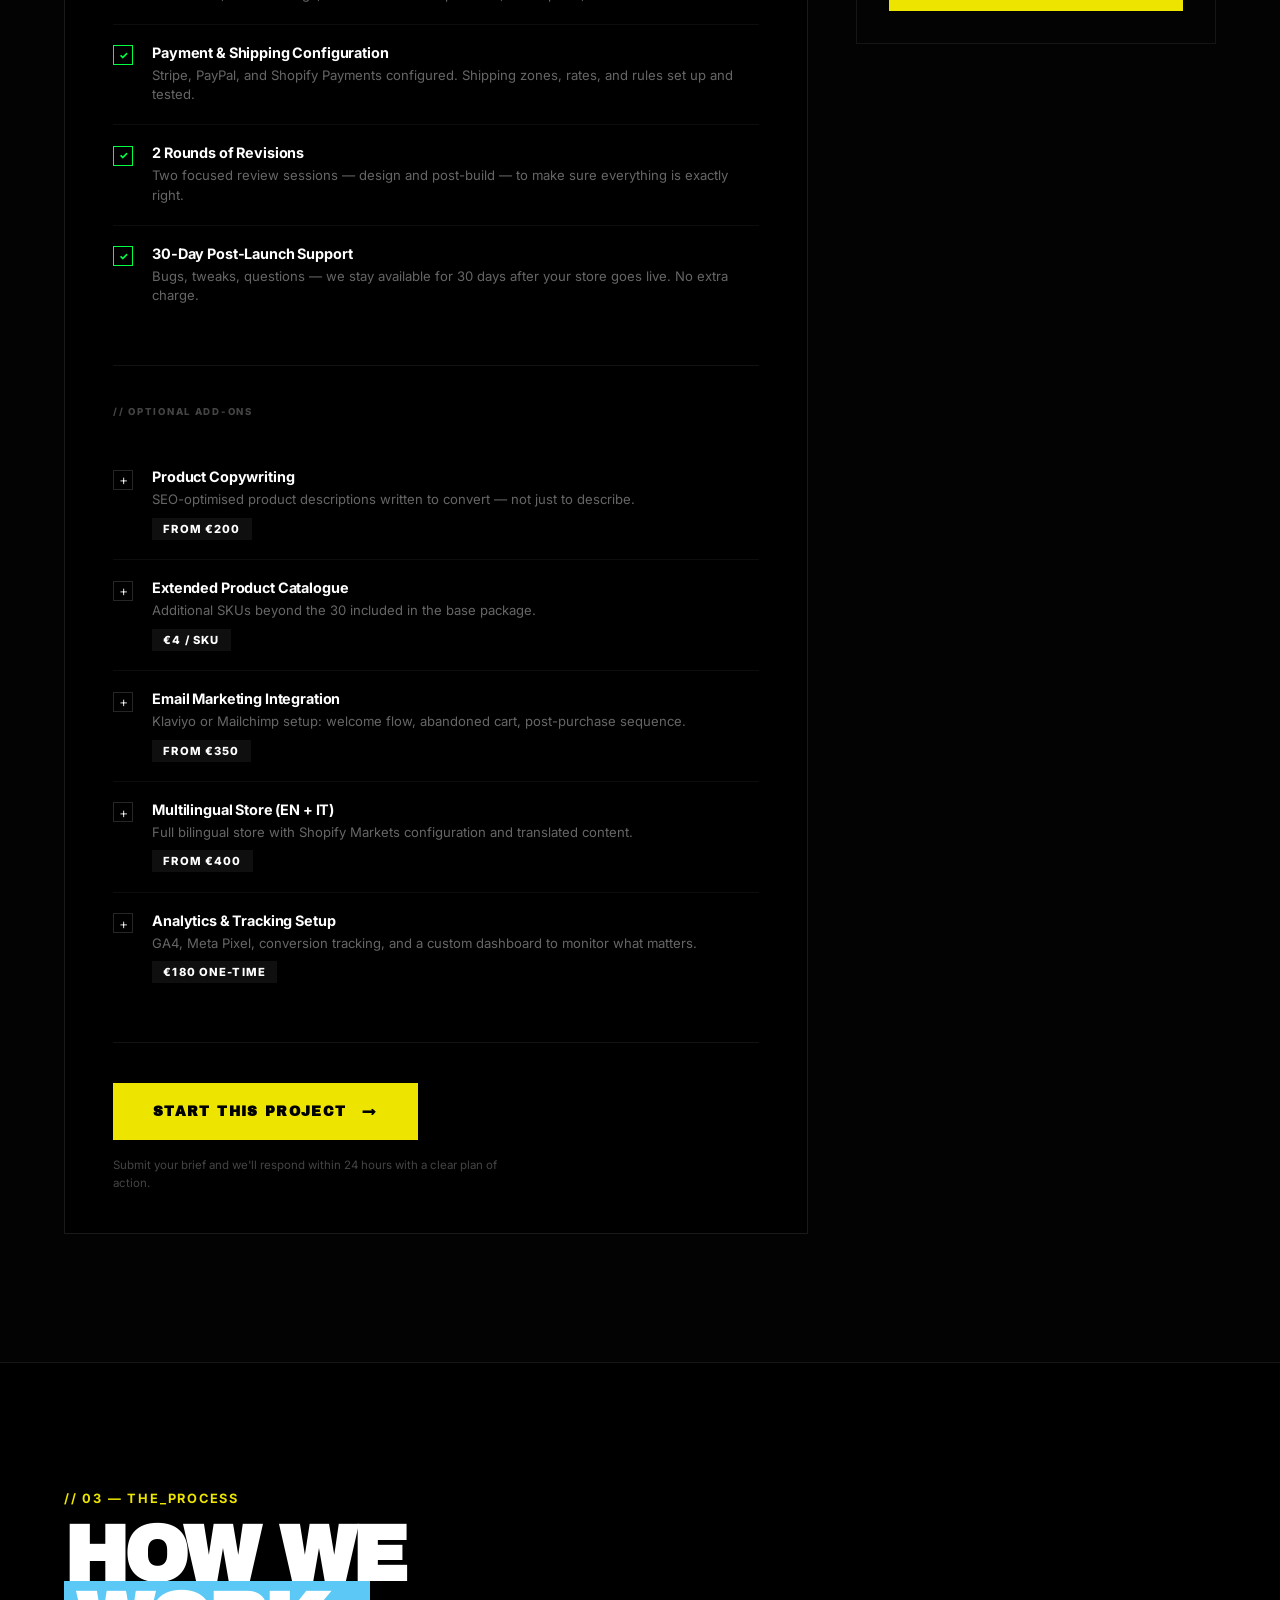
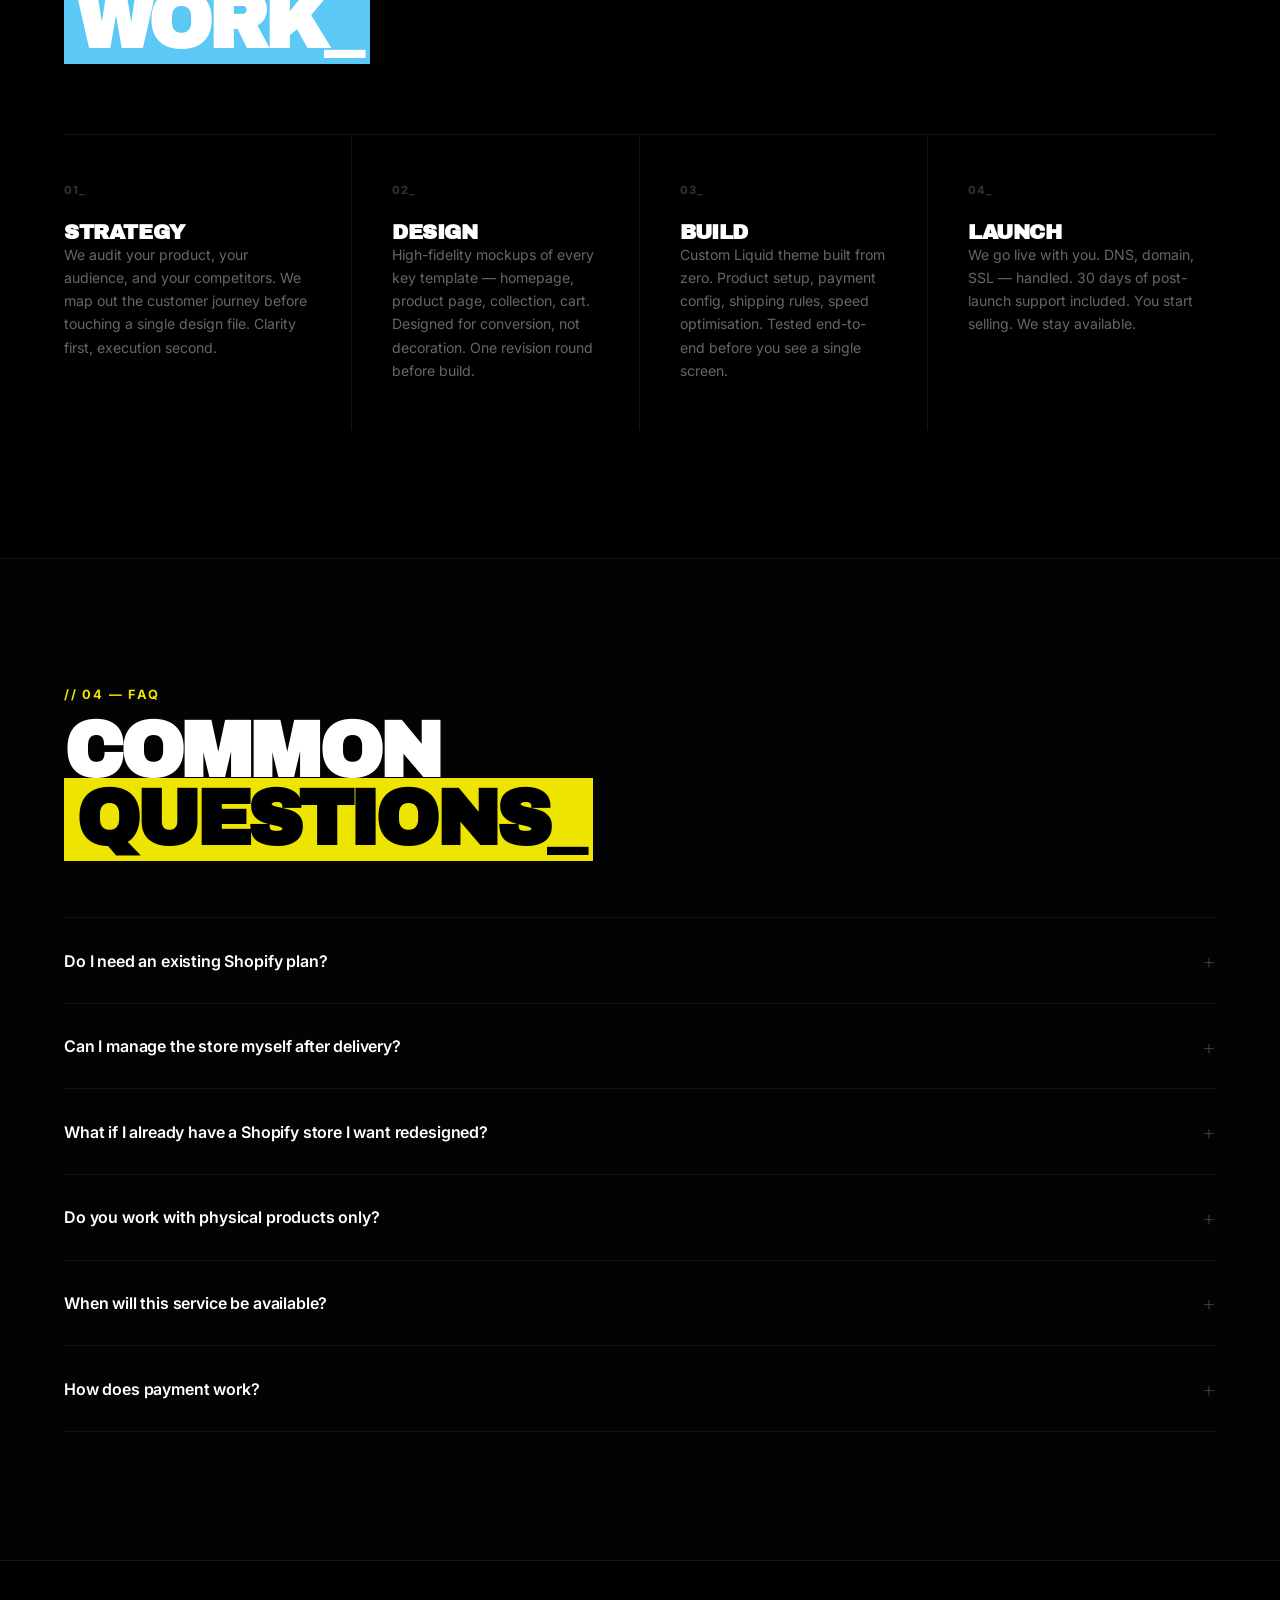
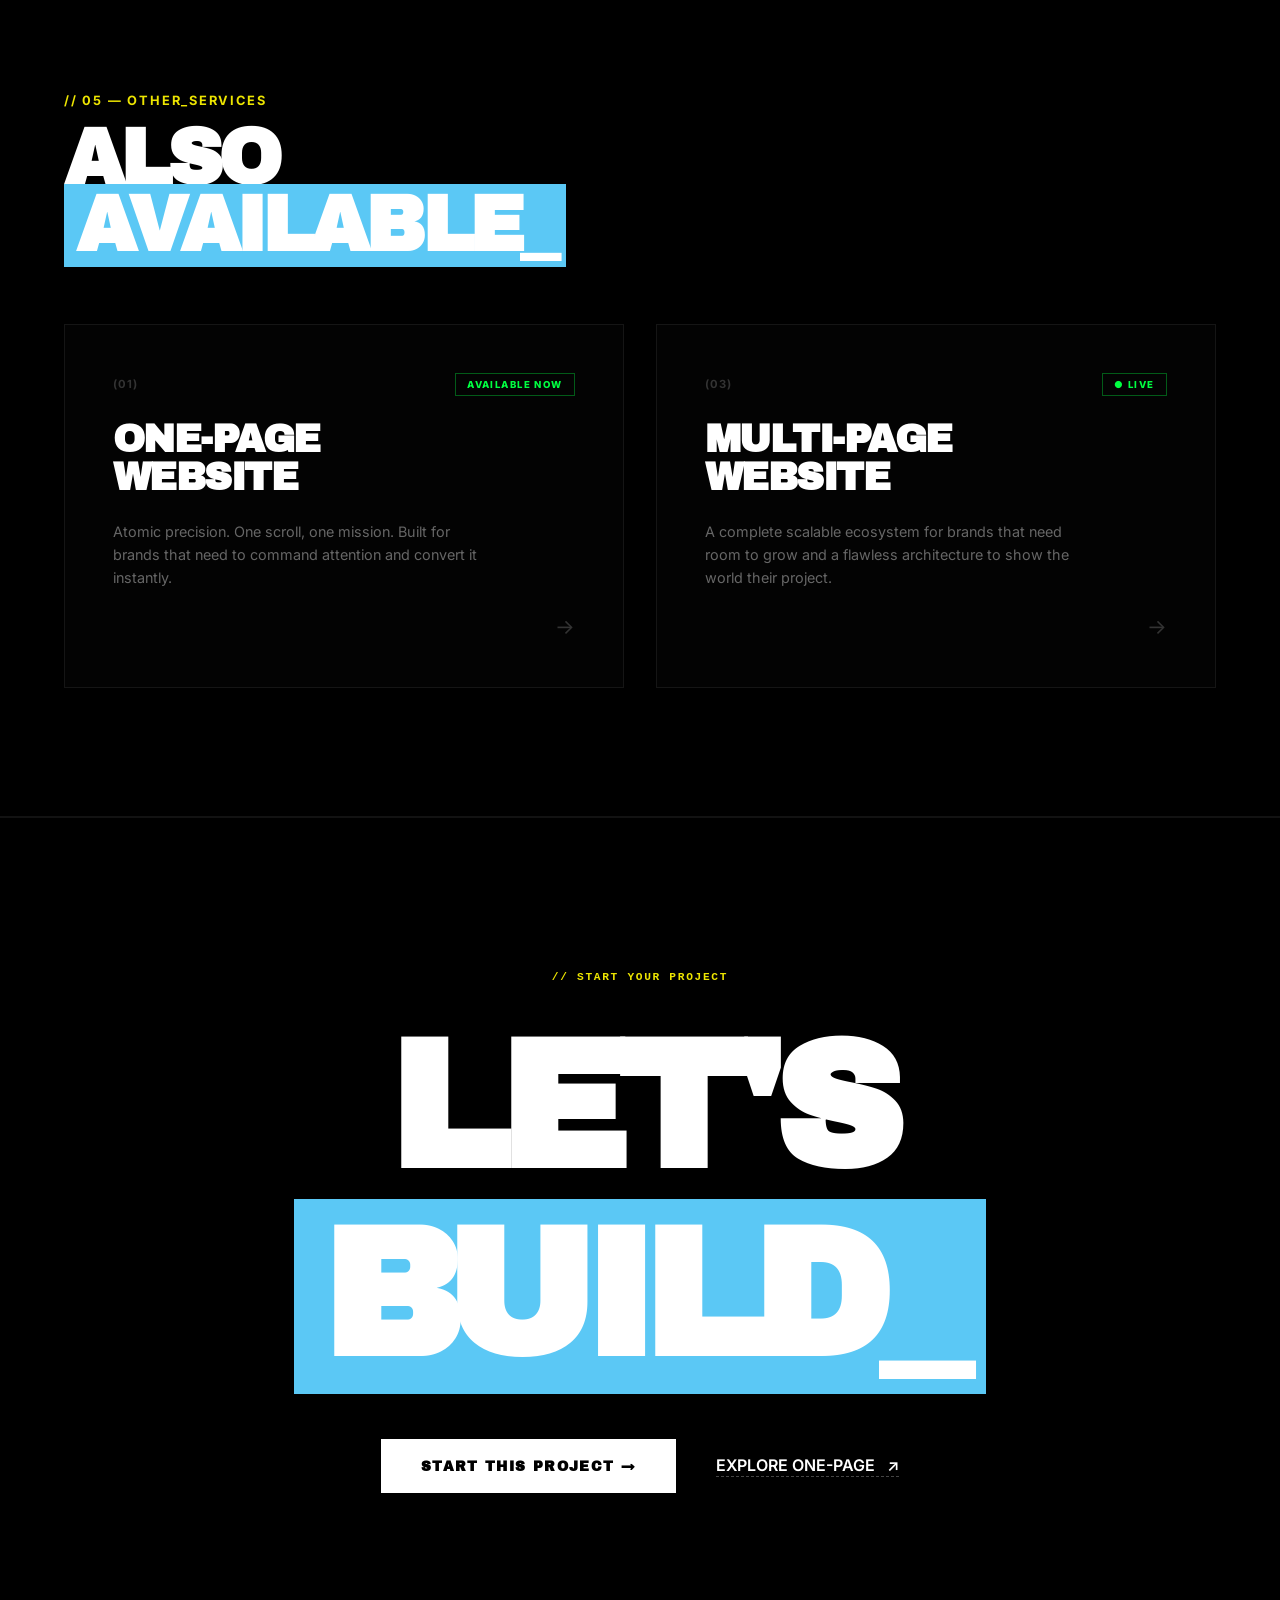
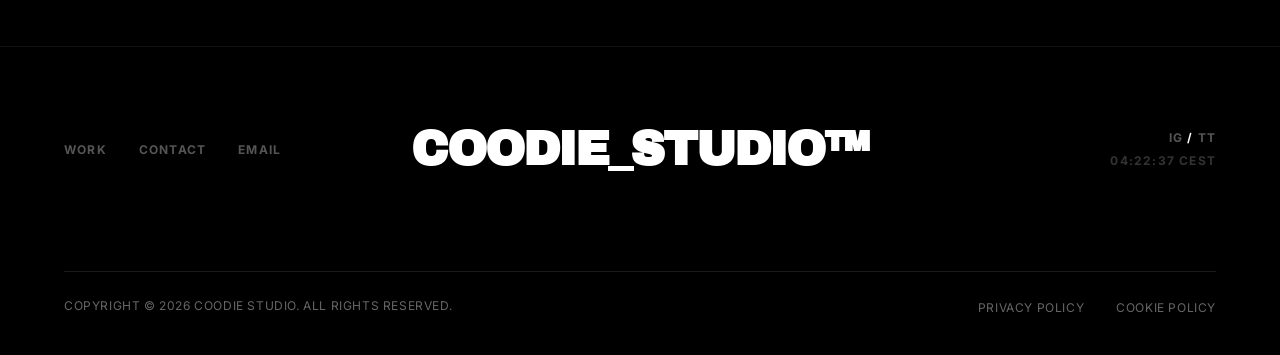
<file: ecommerce.html>
<!DOCTYPE html>
<html lang="en">
<head>
    <meta charset="UTF-8">
    <meta name="viewport" content="width=device-width, initial-scale=1.0">

    <title>Custom E-Commerce Website – Coodie Studio™</title>
    <meta name="description" content="Coodie Studio builds custom Shopify stores engineered to convert. No themes, no shortcuts — just a high-performance e-commerce experience designed to maximise revenue and dominate your market.">
    <meta name="author" content="Vannia Rharbaoui Urbano">
    <meta name="robots" content="index, follow">
    <meta name="keywords" content="custom shopify store, ecommerce web design, shopify developer, custom ecommerce website, coodie studio">

    <link rel="icon" type="image/webp" href="img/icon-coodie.webp">
    <link rel="preconnect" href="https://fonts.googleapis.com">
    <link rel="preconnect" href="https://fonts.gstatic.com" crossorigin>
    <link href="https://fonts.googleapis.com/css2?family=Archivo+Black&family=Inter:wght@400;500;600;700;800&display=swap" rel="stylesheet">
    <link rel="stylesheet" href="style.css">

    <meta property="og:title" content="Custom E-Commerce Website – Coodie Studio™">
    <meta property="og:description" content="Shopify stores engineered to dominate. Custom UX flows, zero themes, maximum revenue.">
    <meta property="og:type" content="website">
    <meta property="og:url" content="https://coodie.it/ecommerce.html">
    <meta property="og:image" content="https://coodie.it/img/coodie-logo-black.webp">
    <link rel="apple-touch-icon" href="img/icon-coodie.webp">

    <link rel="canonical" href="https://coodie.it/ecommerce.html">
    <meta name="theme-color" content="#000000">
    
    <link rel="alternate" hreflang="en" href="https://coodie.it/ecommerce.html" />
    <link rel="alternate" hreflang="x-default" href="https://coodie.it/ecommerce.html" />

    <script type="application/ld+json">
        {
          "@context": "https://schema.org",
          "@graph": [
            {
              "@type": "WebPage",
              "@id": "https://coodie.it/ecommerce.html",
              "url": "https://coodie.it/ecommerce.html",
              "name": "Custom E-Commerce Website – Coodie Studio™",
              "description": "Custom Shopify stores engineered to convert. No themes, no shortcuts — a high-performance e-commerce experience designed to maximise revenue.",
              "inLanguage": "en",
              "isPartOf": { "@id": "https://coodie.it/#website" }
            },
            {
              "@type": "Service",
              "@id": "https://coodie.it/ecommerce.html#service",
              "name": "Custom E-Commerce Website",
              "serviceType": "E-Commerce Development",
              "description": "High-octane Shopify stores that don't just look good: they dominate. Custom UX flows designed to reduce friction and maximise average order value.",
              "provider": { "@id": "https://coodie.it/#organization" },
              "areaServed": "Worldwide",
              "url": "https://coodie.it/ecommerce.html",
              "offers": {
                "@type": "Offer",
                "priceCurrency": "EUR",
                "availability": "https://schema.org/InStock",
                "seller": { "@id": "https://coodie.it/#organization" }
              }
            }
          ]
        }
        </script>

        <!-- Google tag (gtag.js) -->
<script async src="https://www.googletagmanager.com/gtag/js?id=G-1R3V6T7DMG"></script>
<script>
  window.dataLayer = window.dataLayer || [];
  function gtag(){dataLayer.push(arguments);}
  gtag('js', new Date());

  gtag('config', 'G-1R3V6T7DMG');
</script>
</head>
<body>

    <header class="minimal-header">
        <nav class="hero-nav">
            <div class="nav-left">
                <a href="works.html" class="nav-link">Work</a>
            </div>
            <div class="nav-center">
                <a href="/" class="logo-link">
                    <img src="img/icon-coodie.webp" alt="coodie_studio logo" class="brand-logo" loading="lazy" width="800" height="600">
                </a>
            </div>
            <div class="nav-right desktop-only">
                <div class="services-dropdown">
                    <span class="nav-link services-trigger">Services</span>
                    <div class="services-menu">
                        <a href="onepage.html">One-Page Website</a>
                        <a href="ecommerce.html">E-Commerce Website</a>
                        <a href="multipage.html">Multi-Page Website</a>
                    </div>
                </div>
                <a href="about.html" class="nav-link">About</a>
                <a href="contact.html" class="nav-link">Contact</a>
            </div>
            <button class="hamburger mobile-only" id="menu-toggle" aria-label="Menu">
                <div class="hamburger-lines">
                    <span class="line line-top"></span>
                    <span class="line line-bottom"></span>
                </div>
            </button>
        </nav>

        <div class="mobile-menu-overlay" id="mobile-menu">
            <div class="menu-backdrop" id="menu-backdrop"></div>
            <nav class="mobile-nav-links">
                <div class="sidebar-header">
                    <span class="sidebar-logo">COODIE_STUDIO™</span>
                    <button class="close-sidebar" id="close-btn" aria-label="Close menu">&#10005;</button>
                </div>
                <div class="nav-links-wrapper">
                    <a href="works.html">Work</a>
                    <button class="mobile-services-trigger" id="mobile-services-btn" aria-expanded="false">
                        Services <span class="mobile-services-arrow">&#8595;</span>
                    </button>
                    <div class="mobile-services-submenu" id="mobile-services-submenu" aria-hidden="true">
                        <a href="onepage.html" target="_blank" rel="noopener">One-Page Website</a>
                        <a href="ecommerce.html" target="_blank" rel="noopener">E-Commerce Website</a>
                        <a href="multipage.html" target="_blank" rel="noopener">Multi-Page Website</a>
                    </div>
                    <a href="about.html">About</a>
                    <a href="contact.html">Contact</a>
                </div>
                <div class="sidebar-footer">
                    <div class="system-status">
                        <span class="pulse-dot"></span>
                        <span>CURRENTLY AVAILABLE FOR NEW PROJECT</span>
                    </div>
                </div>
            </nav>
        </div>
    </header>

    <main>

        <!-- ======= SERVICE HERO ======= -->
        <section class="svc-hero">
            <div class="svc-hero-inner">
                <div class="svc-hero-left">
                    <div class="svc-breadcrumb">
                        <a href="/" class="svc-bread-link">Home</a>
                        <span class="svc-bread-sep">/</span>
                        <a href="#services" class="svc-bread-link">Services</a>
                        <span class="svc-bread-sep">/</span>
                        <span class="svc-bread-current">E-Commerce</span>
                    </div>
                    <span class="section-label">// SERVICE_02 — E-COMMERCE</span>
                    <h1 class="svc-hero-title">E-<br><span class="hl-blue">COMMERCE</span></h1>
                    <p class="svc-hero-desc">
                        High-octane commerce. A Shopify store that doesn't just look good — it dominates. We build the custom engine from scratch so you can focus on one thing: scaling revenue.
                    </p>
                    <div class="svc-hero-actions">
                        <a href="contact.html" class="btn-solid-white">START THIS PROJECT →</a>
                        <a href="works.html" class="btn-dashed">SEE EXAMPLES <span class="arrow">↗</span></a>
                    </div>
                </div>
                <div class="svc-hero-right">
                    <div class="svc-hero-stat-block">
                        <div class="svc-stat">
                            <span class="svc-stat-num">∞</span>
                            <span class="svc-stat-label">Products,<br>no limits</span>
                        </div>
                        <div class="svc-stat">
                            <span class="svc-stat-num">100%</span>
                            <span class="svc-stat-label">Custom Shopify<br>theme, no presets</span>
                        </div>
                        <div class="svc-stat">
                            <span class="svc-stat-num">~5w</span>
                            <span class="svc-stat-label">Average<br>delivery time</span>
                        </div>
                    </div>
                </div>
            </div>

        </section>

        <!-- ======= TICKER ======= -->
        <div class="svc-ticker">
            <div class="svc-ticker-track">
                <span class="ticker-item">CUSTOM E-COMMERCE</span>
                <span class="ticker-item accent">✦</span>
                <span class="ticker-item">SHOPIFY DEVELOPMENT</span>
                <span class="ticker-item accent">✦</span>
                <span class="ticker-item">ZERO THEMES</span>
                <span class="ticker-item accent">✦</span>
                <span class="ticker-item">CUSTOM UX FLOWS</span>
                <span class="ticker-item accent">✦</span>
                <span class="ticker-item">CONVERSION RATE OPTIMIZATION</span>
                <span class="ticker-item accent">✦</span>
                <span class="ticker-item">PRODUCT PAGE ENGINEERING</span>
                <span class="ticker-item accent">✦</span>
                <span class="ticker-item">AOV MAXIMIZATION</span>
                <span class="ticker-item accent">✦</span>
                <span class="ticker-item">CUSTOM E-COMMERCE</span>
                <span class="ticker-item accent">✦</span>
                <span class="ticker-item">SHOPIFY DEVELOPMENT</span>
                <span class="ticker-item accent">✦</span>
                <span class="ticker-item">ZERO THEMES</span>
                <span class="ticker-item accent">✦</span>
                <span class="ticker-item">CUSTOM UX FLOWS</span>
                <span class="ticker-item accent">✦</span>
                <span class="ticker-item">CONVERSION RATE OPTIMIZATION</span>
                <span class="ticker-item accent">✦</span>
            </div>
        </div>

        <!-- ======= WHAT IT IS ======= -->
        <section class="svc-what">
            <div class="svc-what-inner">
                <div class="svc-what-label-col">
                    <span class="manifesto-index">// 01</span>
                    <span class="manifesto-tag">WHAT_IT_IS</span>
                </div>
                <div class="svc-what-text-col">
                    <h2 class="svc-what-title">Your store.<br><span class="hl-yellow">Engineered to sell.</span><br><span class="dim">Not just to exist.</span></h2>
                    <div class="svc-what-body">
                        <p>Most e-commerce stores are built on bloated themes with compromised UX, slow load times, and generic layouts that look exactly like your competitor's. They convert at 1–2% because they're built to be deployed fast, not to sell hard.</p>
                        <p>We take a different approach. Every Shopify store we build is a fully custom theme — written in Liquid, CSS, and JavaScript — engineered around a single objective: converting your specific audience into paying customers. Product pages, cart flows, upsell architecture, mobile experience — every layer is intentional.</p>
                        <p>The result is a store that <strong>looks like no one else's, loads faster than everyone else's, and sells harder than anything you've run before.</strong></p>
                    </div>
                </div>
            </div>
        </section>

        <!-- ======= PRICING CARD ======= -->
        <section class="svc-pricing">
            <div class="svc-pricing-inner">

                <div class="svc-pricing-header">
                    <span class="section-label">// 02 — PACKAGE_SPEC</span>
                    <h2 class="svc-pricing-title">THE<br><span class="hl-yellow">PACKAGE_</span></h2>
                </div>
<div class="svc-pricing-layout">

                    <!-- MAIN PRICING CARD -->
                    <div class="pricing-card">
                        <div class="pricing-card-top">
                            <div class="pricing-card-name-row">
                                <span class="pricing-card-name">CUSTOM<br>E-COMMERCE</span>
                                <span class="pricing-card-badge">STANDARD</span>
                            </div>
                            <div class="pricing-price-block">
                                <span class="pricing-from">Starting at</span>
                                <div class="pricing-price-row">
                                    <span class="pricing-currency">€</span>
                                    <span class="pricing-amount">999</span>
                                </div>
                                <span class="pricing-note">One-time build fee. Shopify plan sold separately.</span>
                            </div>
                        </div>

                        <div class="pricing-divider"></div>

                        <div class="pricing-section">
                            <span class="pricing-section-label">// WHAT'S INCLUDED</span>
                            <ul class="pricing-list">
                                <li class="pricing-list-item included">
                                    <span class="pricing-check">✓</span>
                                    <div>
                                        <strong>100% Custom Shopify Theme</strong>
                                        <p>Built in Liquid from scratch. No Dawn, no presets — a store that is entirely yours.</p>
                                    </div>
                                </li>
                                <li class="pricing-list-item included">
                                    <span class="pricing-check">✓</span>
                                    <div>
                                        <strong>Conversion-Focused Product Pages</strong>
                                        <p>Gallery, variant selectors, trust signals, urgency mechanics, upsell placements — all engineered for purchase intent.</p>
                                    </div>
                                </li>
                                <li class="pricing-list-item included">
                                    <span class="pricing-check">✓</span>
                                    <div>
                                        <strong>Optimised Cart & Checkout Flow</strong>
                                        <p>Frictionless cart experience with custom drawer, upsell logic, and streamlined checkout to reduce abandonment.</p>
                                    </div>
                                </li>
                                <li class="pricing-list-item included">
                                    <span class="pricing-check">✓</span>
                                    <div>
                                        <strong>Up to 5 Page Templates</strong>
                                        <p>Homepage, collection, product, about, contact — designed with intent and built for performance.</p>
                                    </div>
                                </li>
                                <li class="pricing-list-item included">
                                    <span class="pricing-check">✓</span>
                                    <div>
                                        <strong>Mobile-First Responsive Design</strong>
                                        <p>Over 70% of e-commerce traffic is mobile. We build mobile-first and scale up — not the other way around.</p>
                                    </div>
                                </li>
                                <li class="pricing-list-item included">
                                    <span class="pricing-check">✓</span>
                                    <div>
                                        <strong>Product Upload (up to 30 SKUs)</strong>
                                        <p>We handle the initial product catalogue setup — images, descriptions, variants, prices.</p>
                                    </div>
                                </li>
                                <li class="pricing-list-item included">
                                    <span class="pricing-check">✓</span>
                                    <div>
                                        <strong>Speed & Core Web Vitals Optimisation</strong>
                                        <p>Lazy loading, compressed assets, deferred scripts. Your store will score high on PageSpeed before launch.</p>
                                    </div>
                                </li>
                                <li class="pricing-list-item included">
                                    <span class="pricing-check">✓</span>
                                    <div>
                                        <strong>SEO Foundation</strong>
                                        <p>Meta fields, canonical tags, structured data for products, sitemap.xml, robots.txt — all handled.</p>
                                    </div>
                                </li>
                                <li class="pricing-list-item included">
                                    <span class="pricing-check">✓</span>
                                    <div>
                                        <strong>Payment & Shipping Configuration</strong>
                                        <p>Stripe, PayPal, and Shopify Payments configured. Shipping zones, rates, and rules set up and tested.</p>
                                    </div>
                                </li>
                                <li class="pricing-list-item included">
                                    <span class="pricing-check">✓</span>
                                    <div>
                                        <strong>2 Rounds of Revisions</strong>
                                        <p>Two focused review sessions — design and post-build — to make sure everything is exactly right.</p>
                                    </div>
                                </li>
                                <li class="pricing-list-item included">
                                    <span class="pricing-check">✓</span>
                                    <div>
                                        <strong>30-Day Post-Launch Support</strong>
                                        <p>Bugs, tweaks, questions — we stay available for 30 days after your store goes live. No extra charge.</p>
                                    </div>
                                </li>
                            </ul>
                        </div>

                        <div class="pricing-divider"></div>

                        <div class="pricing-section">
                            <span class="pricing-section-label">// OPTIONAL ADD-ONS</span>
                            <ul class="pricing-list">
                                <li class="pricing-list-item addon">
                                    <span class="pricing-plus">+</span>
                                    <div>
                                        <strong>Product Copywriting</strong>
                                        <p>SEO-optimised product descriptions written to convert — not just to describe.</p>
                                        <span class="addon-price">From €200</span>
                                    </div>
                                </li>
                                <li class="pricing-list-item addon">
                                    <span class="pricing-plus">+</span>
                                    <div>
                                        <strong>Extended Product Catalogue</strong>
                                        <p>Additional SKUs beyond the 30 included in the base package.</p>
                                        <span class="addon-price">€4 / SKU</span>
                                    </div>
                                </li>
                                <li class="pricing-list-item addon">
                                    <span class="pricing-plus">+</span>
                                    <div>
                                        <strong>Email Marketing Integration</strong>
                                        <p>Klaviyo or Mailchimp setup: welcome flow, abandoned cart, post-purchase sequence.</p>
                                        <span class="addon-price">From €350</span>
                                    </div>
                                </li>
                                <li class="pricing-list-item addon">
                                    <span class="pricing-plus">+</span>
                                    <div>
                                        <strong>Multilingual Store (EN + IT)</strong>
                                        <p>Full bilingual store with Shopify Markets configuration and translated content.</p>
                                        <span class="addon-price">From €400</span>
                                    </div>
                                </li>
                                <li class="pricing-list-item addon">
                                    <span class="pricing-plus">+</span>
                                    <div>
                                        <strong>Analytics & Tracking Setup</strong>
                                        <p>GA4, Meta Pixel, conversion tracking, and a custom dashboard to monitor what matters.</p>
                                        <span class="addon-price">€180 one-time</span>
                                    </div>
                                </li>
                            </ul>
                        </div>

                        <div class="pricing-divider"></div>

                        <div class="pricing-card-footer">
                            <a href="contact.html" class="pricing-cta-btn">
                                START THIS PROJECT <span class="arrow">→</span>
                            </a>
                            <p class="pricing-cta-note">Submit your brief and we'll respond within 24 hours with a clear plan of action.</p>
                        </div>
                    </div>

                    <!-- SIDEBAR SPECS -->
                    <div class="pricing-sidebar">

                        <div class="psidebar-block">
                            <span class="psidebar-label">// TIMELINE</span>
                            <div class="psidebar-timeline">
                                <div class="timeline-step">
                                    <span class="tl-day">Day 1–2</span>
                                    <span class="tl-event">Brief & Onboarding</span>
                                </div>
                                <div class="timeline-step">
                                    <span class="tl-day">Day 3–7</span>
                                    <span class="tl-event">Design Mockup</span>
                                </div>
                                <div class="timeline-step">
                                    <span class="tl-day">Day 8–25</span>
                                    <span class="tl-event">Full Build</span>
                                </div>
                                <div class="timeline-step">
                                    <span class="tl-day">Day 26–30</span>
                                    <span class="tl-event">QA & Revisions</span>
                                </div>
                                <div class="timeline-step tl-last">
                                    <span class="tl-day">Day 31–35</span>
                                    <span class="tl-event tl-accent">Live ✓</span>
                                </div>
                            </div>
                        </div>

                        <div class="psidebar-block">
                            <span class="psidebar-label">// TECH STACK</span>
                            <div class="psidebar-tags">
                                <span class="pstag">Shopify</span>
                                <span class="pstag">Liquid</span>
                                <span class="pstag">CSS3</span>
                                <span class="pstag">Vanilla JS</span>
                                <span class="pstag">Shopify Markets</span>
                                <span class="pstag">Schema.org</span>
                                <span class="pstag">GA4</span>
                                <span class="pstag">Meta Pixel</span>
                            </div>
                        </div>

                        <div class="psidebar-block">
                            <span class="psidebar-label">// BEST FOR</span>
                            <ul class="psidebar-list">
                                <li>D2C product brands</li>
                                <li>Fashion & lifestyle labels</li>
                                <li>Beauty & skincare companies</li>
                                <li>Brands migrating from Etsy or WooCommerce</li>
                                <li>Anyone who needs to sell seriously online</li>
                            </ul>
                        </div>

                        <div class="psidebar-block psidebar-status">
                            <span class="psidebar-label">// AVAILABILITY</span>
                            <span class="svc-status-badge">● AVAILABLE NOW</span>
                            <p class="psidebar-avail-note">We're accepting new e-commerce projects. Submit your brief and we'll respond within 24 hours.</p>
                            <a href="contact.html" class="btn-yellow" style="margin-top:0.5rem; font-size:0.75rem; padding:0.7rem 1.2rem;">START YOUR PROJECT →</a>
                        </div>

                    </div>
                </div>
            </div>
        </section>

        <!-- ======= HOW IT WORKS ======= -->
        <section class="svc-process">
            <div class="svc-process-inner">
                <div class="svc-process-header">
                    <span class="section-label">// 03 — THE_PROCESS</span>
                    <h2 class="svc-process-title">HOW WE<br><span class="hl-blue">WORK_</span></h2>
                </div>
                <div class="svc-process-steps">
                    <div class="svc-step">
                        <span class="svc-step-num">01_</span>
                        <div class="svc-step-content">
                            <h3 class="svc-step-title">Strategy</h3>
                            <p class="svc-step-desc">We audit your product, your audience, and your competitors. We map out the customer journey before touching a single design file. Clarity first, execution second.</p>
                        </div>
                    </div>
                    <div class="svc-step">
                        <span class="svc-step-num">02_</span>
                        <div class="svc-step-content">
                            <h3 class="svc-step-title">Design</h3>
                            <p class="svc-step-desc">High-fidelity mockups of every key template — homepage, product page, collection, cart. Designed for conversion, not decoration. One revision round before build.</p>
                        </div>
                    </div>
                    <div class="svc-step">
                        <span class="svc-step-num">03_</span>
                        <div class="svc-step-content">
                            <h3 class="svc-step-title">Build</h3>
                            <p class="svc-step-desc">Custom Liquid theme built from zero. Product setup, payment config, shipping rules, speed optimisation. Tested end-to-end before you see a single screen.</p>
                        </div>
                    </div>
                    <div class="svc-step">
                        <span class="svc-step-num">04_</span>
                        <div class="svc-step-content">
                            <h3 class="svc-step-title">Launch</h3>
                            <p class="svc-step-desc">We go live with you. DNS, domain, SSL — handled. 30 days of post-launch support included. You start selling. We stay available.</p>
                        </div>
                    </div>
                </div>
            </div>
        </section>

        <!-- ======= FAQ ======= -->
        <section class="svc-faq">
            <div class="svc-faq-inner">
                <div class="svc-faq-header">
                    <span class="section-label">// 04 — FAQ</span>
                    <h2 class="svc-faq-title">COMMON<br><span class="hl-yellow">QUESTIONS_</span></h2>
                </div>
                <div class="svc-faq-list">

                    <div class="svc-faq-item js-faq-op">
                        <button class="svc-faq-trigger faq-trigger-op">
                            <span>Do I need an existing Shopify plan?</span>
                            <span class="faq-icon">+</span>
                        </button>
                        <div class="svc-faq-answer faq-content-op">
                            <p>You'll need a Shopify subscription (Basic or above) to run the store. We don't include the monthly Shopify fee in our quote — that's between you and Shopify. We do handle the full setup and configuration of your account as part of the project.</p>
                        </div>
                    </div>

                    <div class="svc-faq-item js-faq-op">
                        <button class="svc-faq-trigger faq-trigger-op">
                            <span>Can I manage the store myself after delivery?</span>
                            <span class="faq-icon">+</span>
                        </button>
                        <div class="svc-faq-answer faq-content-op">
                            <p>Absolutely. Shopify is designed for non-developers to manage day-to-day. Adding products, editing prices, running discounts — all of that is simple through the Shopify admin. We also provide a brief handoff walkthrough so you're confident from day one.</p>
                        </div>
                    </div>

                    <div class="svc-faq-item js-faq-op">
                        <button class="svc-faq-trigger faq-trigger-op">
                            <span>What if I already have a Shopify store I want redesigned?</span>
                            <span class="faq-icon">+</span>
                        </button>
                        <div class="svc-faq-answer faq-content-op">
                            <p>No problem — this is actually a common brief. We audit your current store, migrate your products and data, build the new custom theme on a development store, and swap it live with zero downtime. Your existing orders and customer data are untouched.</p>
                        </div>
                    </div>

                    <div class="svc-faq-item js-faq-op">
                        <button class="svc-faq-trigger faq-trigger-op">
                            <span>Do you work with physical products only?</span>
                            <span class="faq-icon">+</span>
                        </button>
                        <div class="svc-faq-answer faq-content-op">
                            <p>No. Shopify supports digital products, subscriptions, and services equally well. If you're selling digital downloads, memberships, or booking-based services, we can engineer the right flow for that too.</p>
                        </div>
                    </div>

                    <div class="svc-faq-item js-faq-op">
                        <button class="svc-faq-trigger faq-trigger-op">
                            <span>When will this service be available?</span>
                            <span class="faq-icon">+</span>
                        </button>
                        <div class="svc-faq-answer faq-content-op">
                            <p>We're currently finalising the e-commerce offering and expect to open slots in 2027. Join the waitlist via the contact page and you'll be the first to know — with priority access before it goes public.</p>
                        </div>
                    </div>

                    <div class="svc-faq-item js-faq-op">
                        <button class="svc-faq-trigger faq-trigger-op">
                            <span>How does payment work?</span>
                            <span class="faq-icon">+</span>
                        </button>
                        <div class="svc-faq-answer faq-content-op">
                            <p>50% upfront at project start, 50% before the store goes live. Bank transfer or PayPal. A signed project agreement is required before any work begins.</p>
                        </div>
                    </div>

                </div>
            </div>
        </section>

        <!-- ======= OTHER SERVICES ======= -->
        <section class="svc-other-services">
            <div class="svc-other-inner">
                <span class="section-label">// 05 — OTHER_SERVICES</span>
                <h2 class="svc-other-title">ALSO<br><span class="hl-blue">AVAILABLE_</span></h2>
                <div class="svc-other-grid">
                    <a href="onepage.html" class="svc-other-card">
                        <div class="svc-other-card-top">
                            <span class="svc-other-num">(01)</span>
                            <span class="svc-other-status svc-status-live">AVAILABLE NOW</span>
                        </div>
                        <h3 class="svc-other-name">ONE-PAGE<br>WEBSITE</h3>
                        <p class="svc-other-desc">Atomic precision. One scroll, one mission. Built for brands that need to command attention and convert it instantly.</p>
                        <span class="svc-other-arrow">→</span>
                    </a>
                    <a href="multipage.html" class="svc-other-card">
                        <div class="svc-other-card-top">
                            <span class="svc-other-num">(03)</span>
                            <span class="svc-other-status svc-status-live">● LIVE</span>
                        </div>
                        <h3 class="svc-other-name">MULTI-PAGE<br>WEBSITE</h3>
                        <p class="svc-other-desc">A complete scalable ecosystem for brands that need room to grow and a flawless architecture to show the world their project.</p>
                        <span class="svc-other-arrow">→</span>
                    </a>
                </div>
            </div>
        </section>

        <!-- ======= CTA CLOSER ======= -->
        <section class="about-cta-closer">
            <span class="cta-closer-label">// START YOUR PROJECT</span>
            <h2 class="cta-closer-title">LET'S<br><span class="hl-blue">BUILD_</span></h2>
            <div class="cta-closer-actions">
                <a href="contact.html" class="btn-solid-white">START THIS PROJECT →</a>
                <a href="onepage.html" class="btn-dashed">EXPLORE ONE-PAGE <span class="arrow">↗</span></a>
            </div>
        </section>

    </main>

    <footer class="hyper-footer">
        <div class="footer-top-line">
            <div class="footer-nav-minimal">
                <a href="works.html">WORK</a>
                <a href="contact.html">CONTACT</a>
                <a href="mailto:coodie.studio@gmail.com">EMAIL</a>
            </div>
            <div class="footer-center">
                <h2 class="footer-brand-minimal">COODIE_STUDIO™</h2>
            </div>
            <div class="footer-meta-minimal">
                <div class="social-row">
                    <a href="https://www.instagram.com/coodie_studio/">IG</a>
                    <span>/</span>
                    <a href="https://www.tiktok.com/@coodie.studio?is_from_webapp=1&sender_device=pc">TT</a>
                </div>
                <span id="live-clock" class="minimal-clock">00:00:00 CEST</span>
            </div>
        </div>
        <div class="footer-legal-line">
            <p>Copyright © 2026 Coodie Studio. All rights reserved.</p>
            <ul class="policies" role="list">
                <li><a href="privacy.html">Privacy Policy</a></li>
                <li><a href="cookie.html">Cookie Policy</a></li>
            </ul>
        </div>
    </footer>

    <script src="script.js" defer></script>
</body>
</html>
</file>
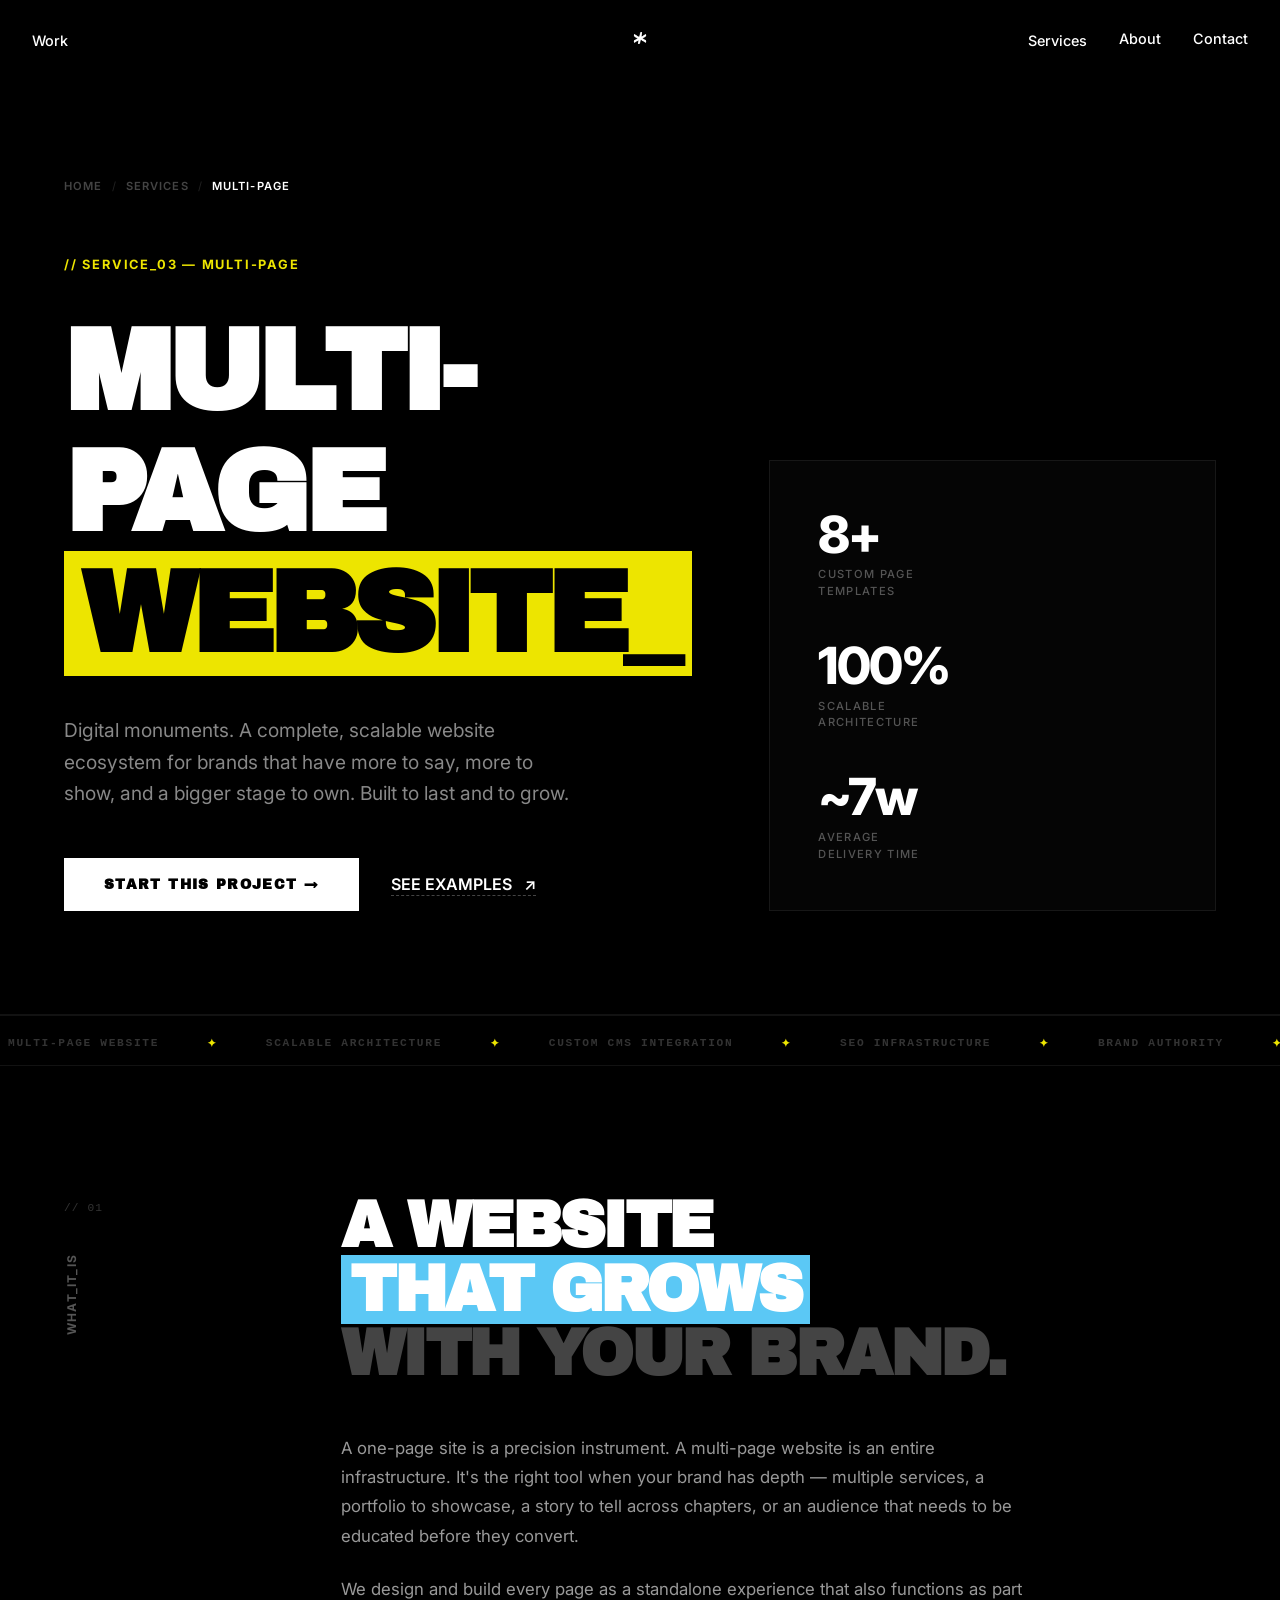
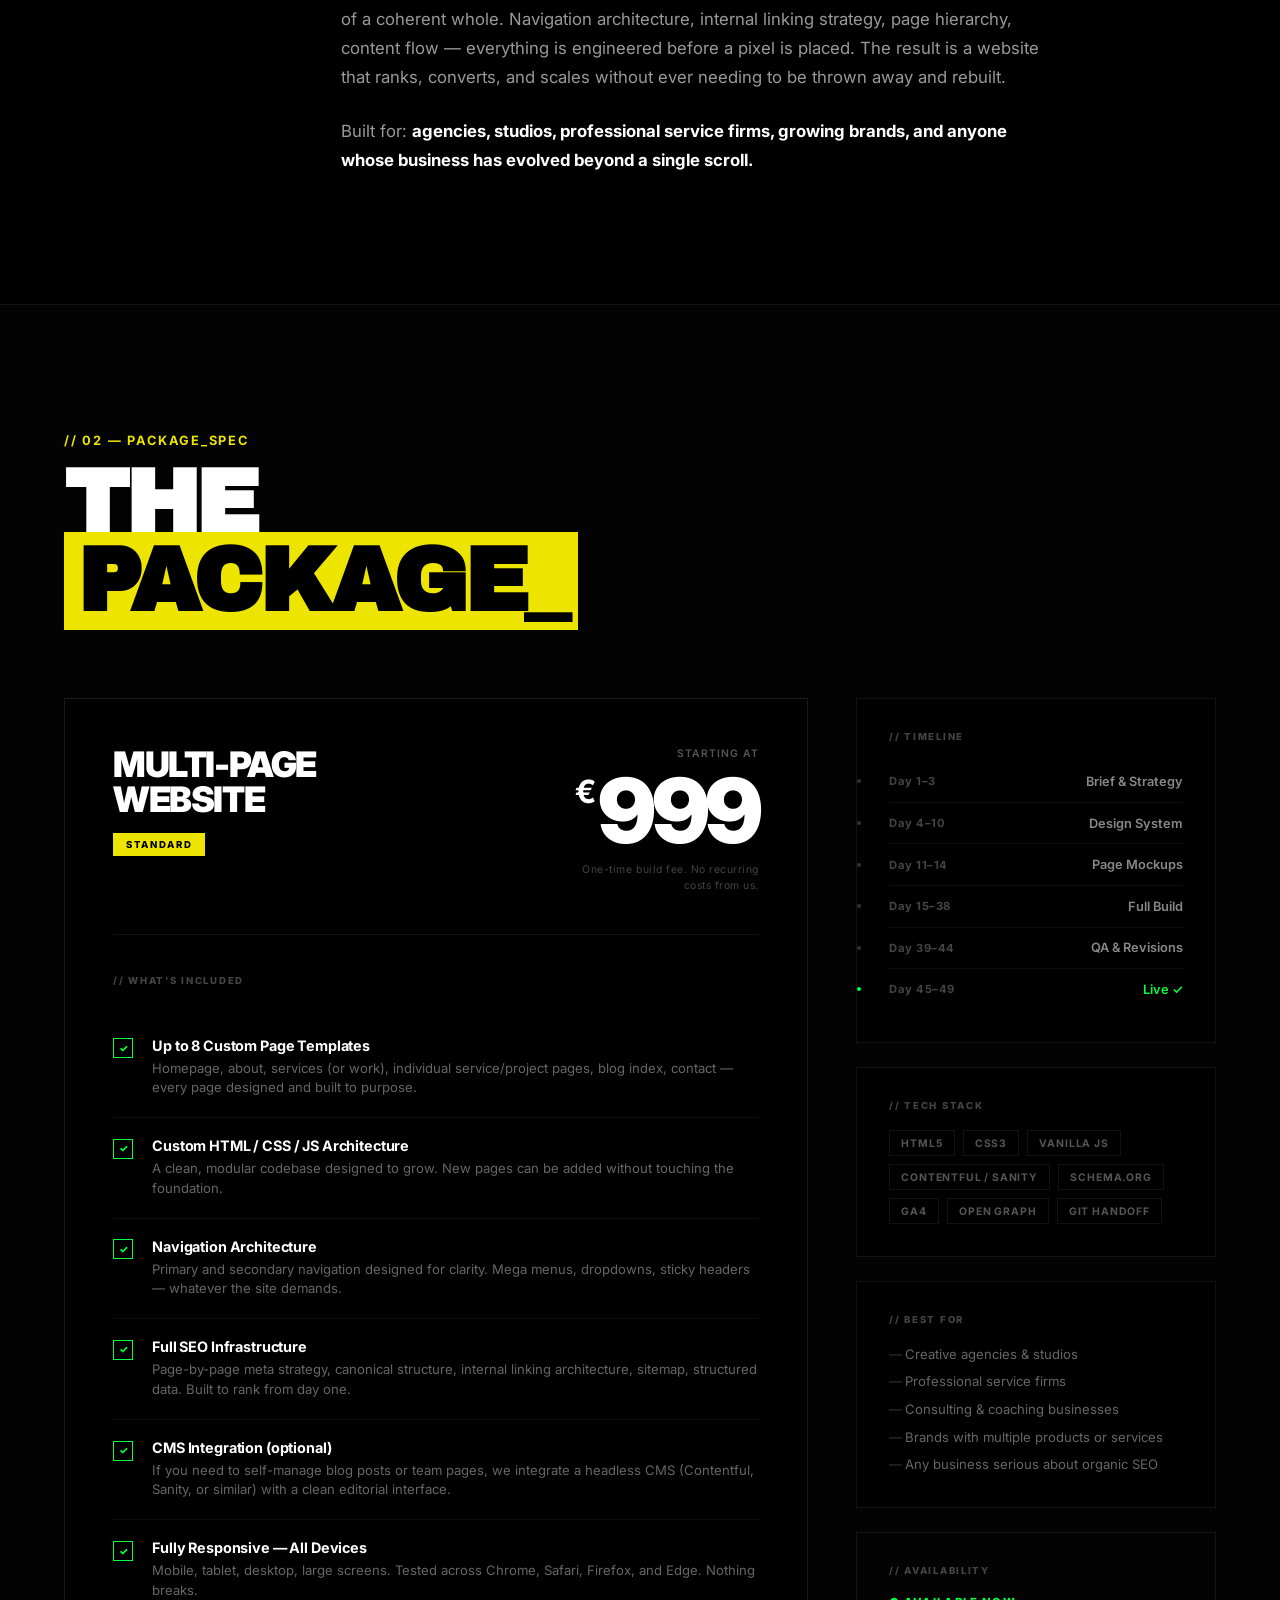
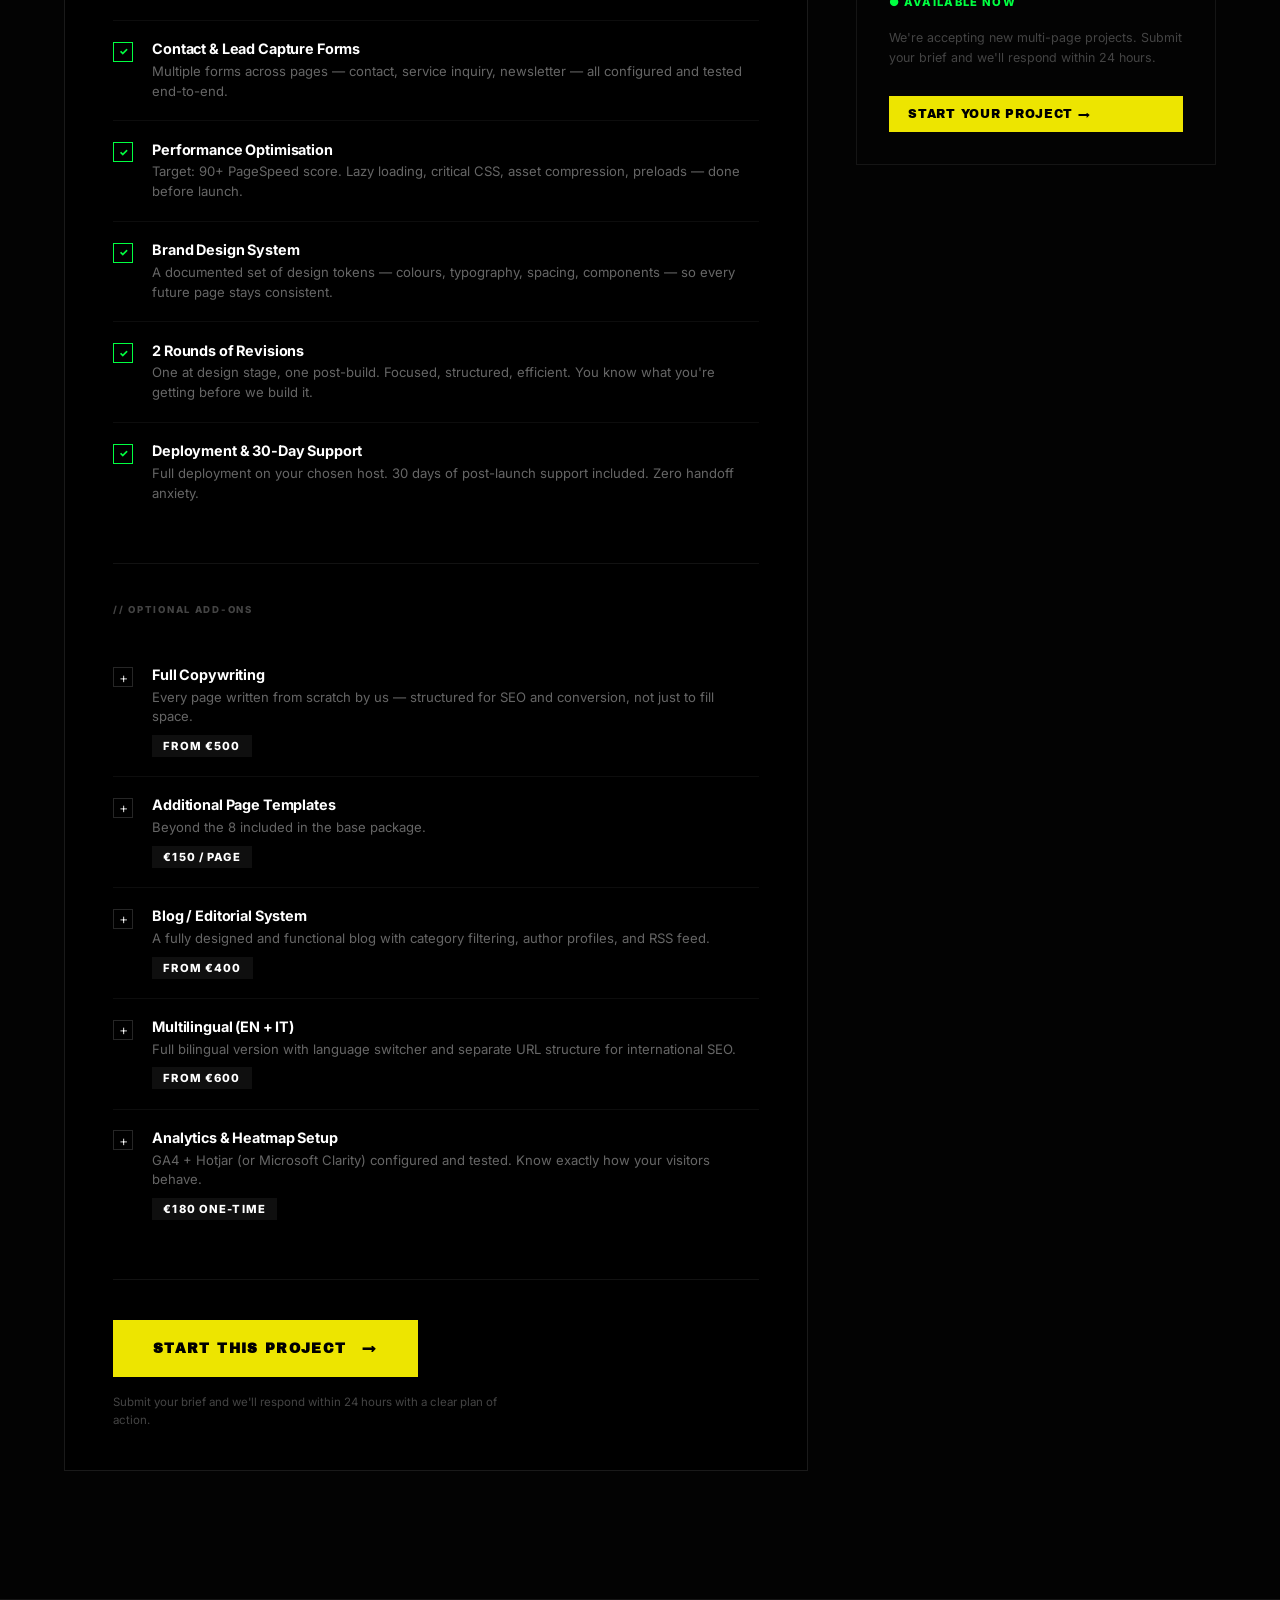
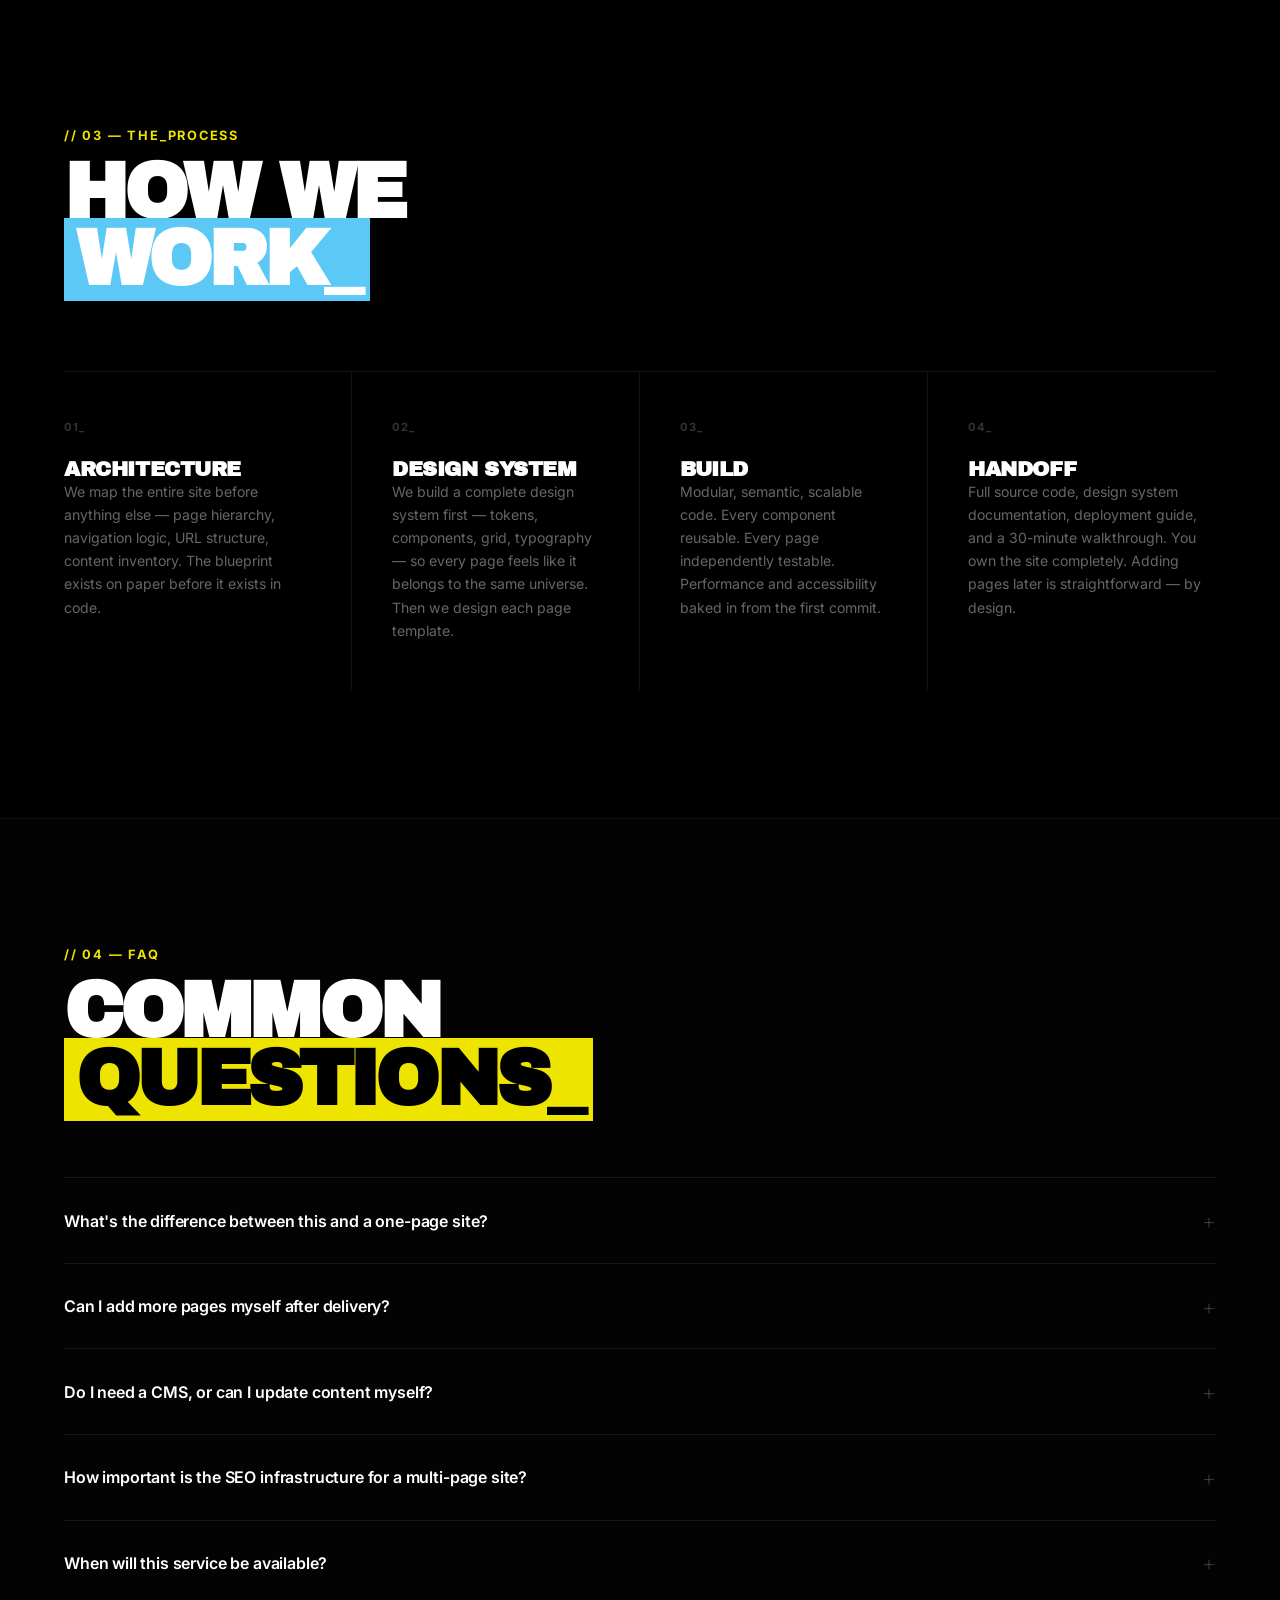
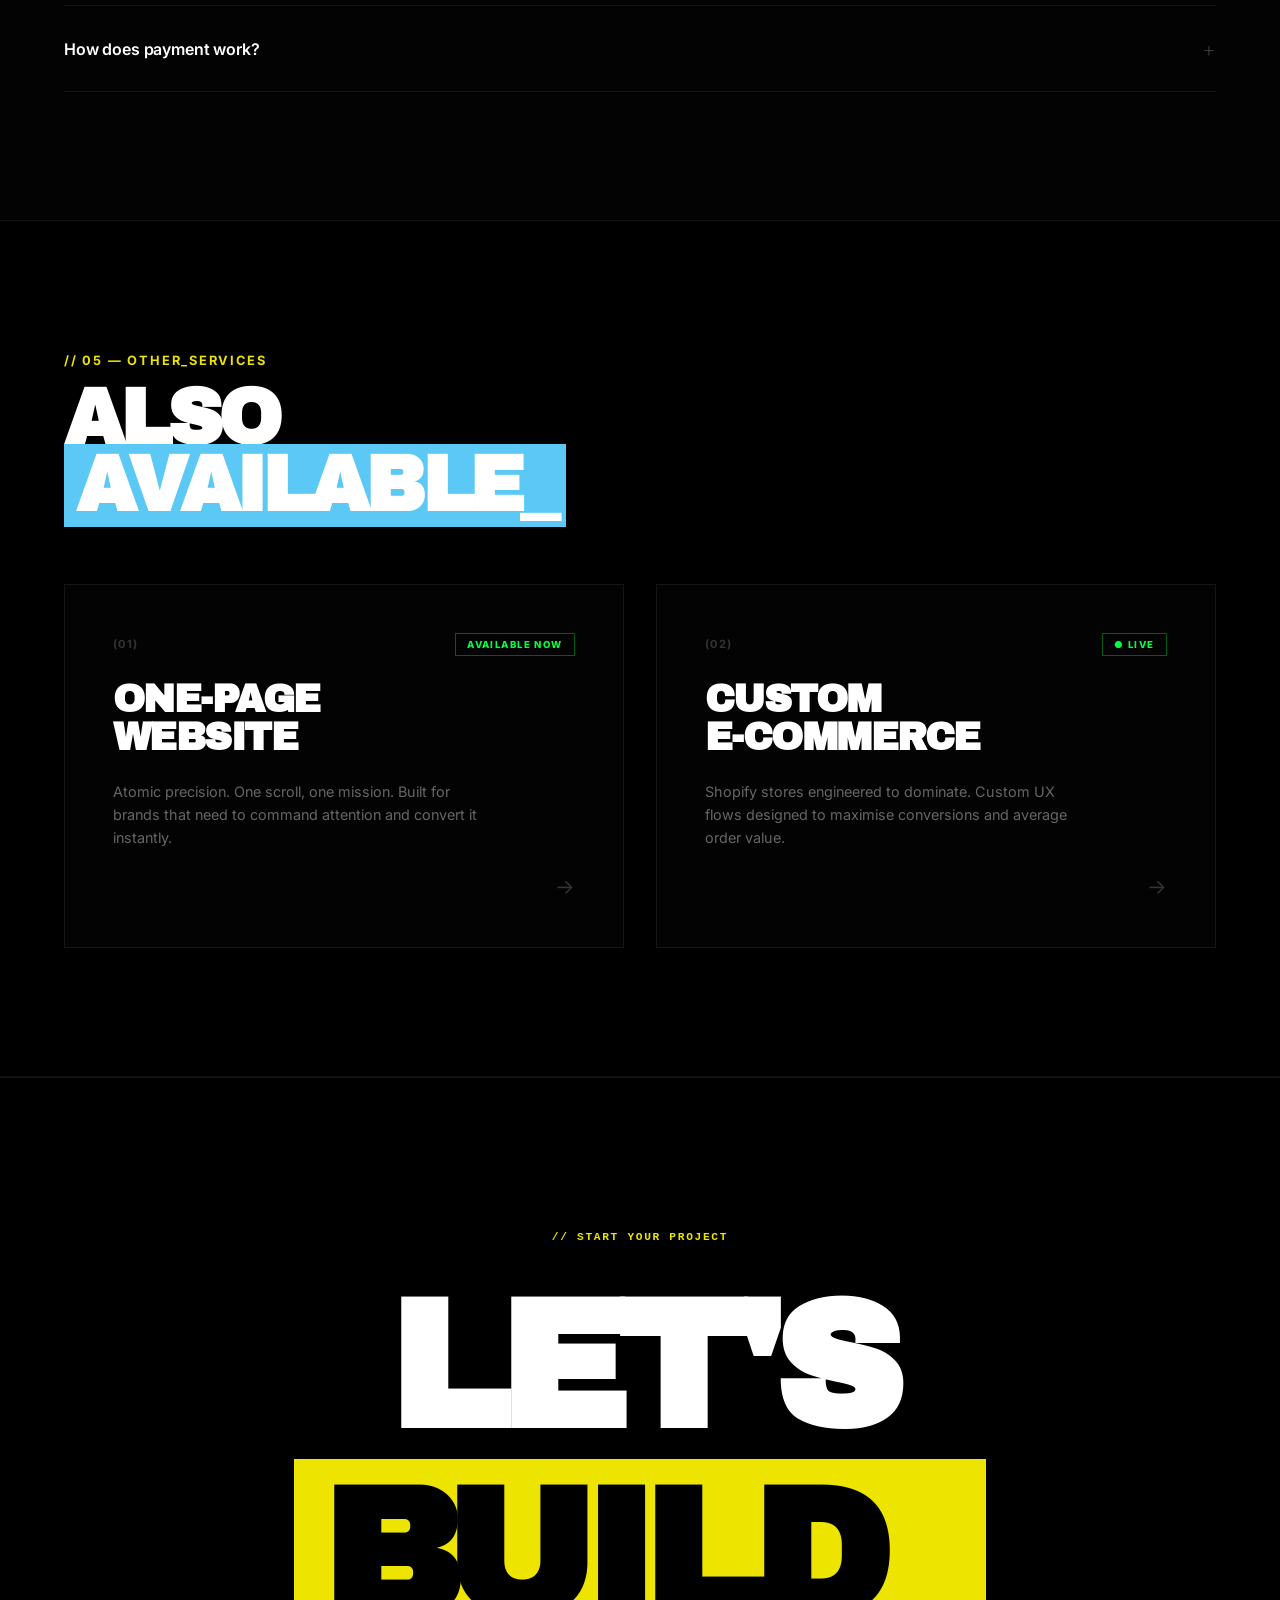
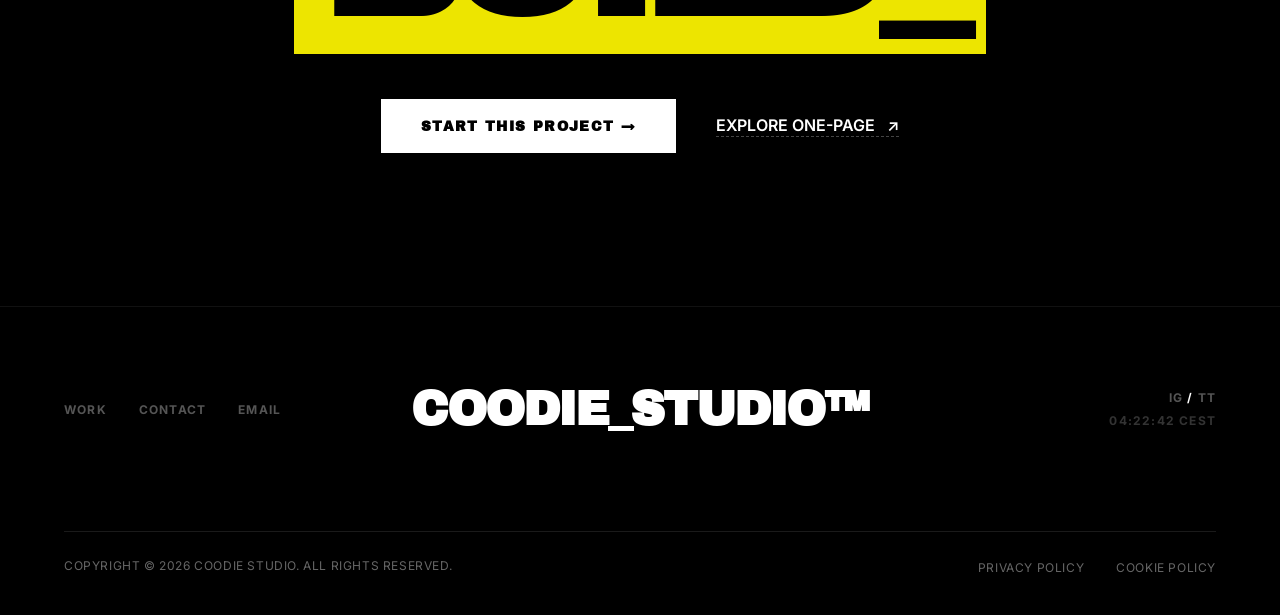
<file: multipage.html>
<!DOCTYPE html>
<html lang="en">
<head>
    <meta charset="UTF-8">
    <meta name="viewport" content="width=device-width, initial-scale=1.0">

    <title>Multi-Page Website – Coodie Studio™</title>
    <meta name="description" content="Coodie Studio builds custom multi-page websites — complete digital ecosystems engineered for brands that need scalable architecture, deep content, and a presence that commands authority.">
    <meta name="author" content="Vannia Rharbaoui Urbano">
    <meta name="robots" content="index, follow">
    <meta name="keywords" content="multi page website design, custom website development, corporate website design, brand website, coodie studio">

    <link rel="icon" type="image/webp" href="img/icon-coodie.webp">
    <link rel="preconnect" href="https://fonts.googleapis.com">
    <link rel="preconnect" href="https://fonts.gstatic.com" crossorigin>
    <link href="https://fonts.googleapis.com/css2?family=Archivo+Black&family=Inter:wght@400;500;600;700;800&display=swap" rel="stylesheet">
    <link rel="stylesheet" href="style.css">

    <meta property="og:title" content="Multi-Page Website – Coodie Studio™">
    <meta property="og:description" content="A complete digital ecosystem for brands that need room to grow. Custom-built, zero templates, engineered for authority.">
    <meta property="og:type" content="website">
    <meta property="og:url" content="https://coodie.it/multipage.html">
    <meta property="og:image" content="https://coodie.it/img/coodie-logo-black.webp">
    <link rel="apple-touch-icon" href="img/icon-coodie.webp">

    <link rel="canonical" href="https://coodie.it/multipage.html">
    <meta name="theme-color" content="#000000">
    
    <link rel="alternate" hreflang="en" href="https://coodie.it/multipage.html" />
    <link rel="alternate" hreflang="x-default" href="https://coodie.it/multipage.html" />

    <script type="application/ld+json">
        {
          "@context": "https://schema.org",
          "@graph": [
            {
              "@type": "WebPage",
              "@id": "https://coodie.it/multipage.html",
              "url": "https://coodie.it/multipage.html",
              "name": "Multi-Page Website – Coodie Studio™",
              "description": "Custom multi-page websites — complete digital ecosystems engineered for brands that need scalable architecture, deep content, and a presence that commands authority.",
              "inLanguage": "en",
              "isPartOf": { "@id": "https://coodie.it/#website" }
            },
            {
              "@type": "Service",
              "@id": "https://coodie.it/multipage.html#service",
              "name": "Multi-Page Website",
              "serviceType": "Web Design & Development",
              "description": "Digital monuments. A complete, scalable ecosystem built for brands that need room to breathe and a flawless architecture to show the world their project.",
              "provider": { "@id": "https://coodie.it/#organization" },
              "areaServed": "Worldwide",
              "url": "https://coodie.it/multipage.html",
              "offers": {
                "@type": "Offer",
                "priceCurrency": "EUR",
                "availability": "https://schema.org/InStock",
                "seller": { "@id": "https://coodie.it/#organization" }
              }
            }
          ]
        }
        </script>

        <!-- Google tag (gtag.js) -->
<script async src="https://www.googletagmanager.com/gtag/js?id=G-1R3V6T7DMG"></script>
<script>
  window.dataLayer = window.dataLayer || [];
  function gtag(){dataLayer.push(arguments);}
  gtag('js', new Date());

  gtag('config', 'G-1R3V6T7DMG');
</script>
</head>
<body>

    <header class="minimal-header">
        <nav class="hero-nav">
            <div class="nav-left">
                <a href="works.html" class="nav-link">Work</a>
            </div>
            <div class="nav-center">
                <a href="/" class="logo-link">
                    <img src="img/icon-coodie.webp" alt="coodie_studio logo" class="brand-logo" loading="lazy" width="800" height="600">
                </a>
            </div>
            <div class="nav-right desktop-only">
                <div class="services-dropdown">
                    <span class="nav-link services-trigger">Services</span>
                    <div class="services-menu">
                        <a href="onepage.html">One-Page Website</a>
                        <a href="ecommerce.html">E-Commerce Website</a>
                        <a href="multipage.html">Multi-Page Website</a>
                    </div>
                </div>
                <a href="about.html" class="nav-link">About</a>
                <a href="contact.html" class="nav-link">Contact</a>
            </div>
            <button class="hamburger mobile-only" id="menu-toggle" aria-label="Menu">
                <div class="hamburger-lines">
                    <span class="line line-top"></span>
                    <span class="line line-bottom"></span>
                </div>
            </button>
        </nav>

        <div class="mobile-menu-overlay" id="mobile-menu">
            <div class="menu-backdrop" id="menu-backdrop"></div>
            <nav class="mobile-nav-links">
                <div class="sidebar-header">
                    <span class="sidebar-logo">COODIE_STUDIO™</span>
                    <button class="close-sidebar" id="close-btn" aria-label="Close menu">&#10005;</button>
                </div>
                <div class="nav-links-wrapper">
                    <a href="works.html">Work</a>
                    <button class="mobile-services-trigger" id="mobile-services-btn" aria-expanded="false">
                        Services <span class="mobile-services-arrow">&#8595;</span>
                    </button>
                    <div class="mobile-services-submenu" id="mobile-services-submenu" aria-hidden="true">
                        <a href="onepage.html" target="_blank" rel="noopener">One-Page Website</a>
                        <a href="ecommerce.html" target="_blank" rel="noopener">E-Commerce Website</a>
                        <a href="multipage.html" target="_blank" rel="noopener">Multi-Page Website</a>
                    </div>
                    <a href="about.html">About</a>
                    <a href="contact.html">Contact</a>
                </div>
                <div class="sidebar-footer">
                    <div class="system-status">
                        <span class="pulse-dot"></span>
                        <span>CURRENTLY AVAILABLE FOR NEW PROJECT</span>
                    </div>
                </div>
            </nav>
        </div>
    </header>

    <main>

        <!-- ======= SERVICE HERO ======= -->
        <section class="svc-hero">
            <div class="svc-hero-inner">
                <div class="svc-hero-left">
                    <div class="svc-breadcrumb">
                        <a href="/" class="svc-bread-link">Home</a>
                        <span class="svc-bread-sep">/</span>
                        <a href="#services" class="svc-bread-link">Services</a>
                        <span class="svc-bread-sep">/</span>
                        <span class="svc-bread-current">Multi-Page</span>
                    </div>
                    <span class="section-label">// SERVICE_03 — MULTI-PAGE</span>
                    <h1 class="svc-hero-title">MULTI-PAGE<br><span class="hl-yellow">WEBSITE_</span></h1>
                    <p class="svc-hero-desc">
                        Digital monuments. A complete, scalable website ecosystem for brands that have more to say, more to show, and a bigger stage to own. Built to last and to grow.
                    </p>
                    <div class="svc-hero-actions">
                        <a href="contact.html" class="btn-solid-white">START THIS PROJECT →</a>
                        <a href="works.html" class="btn-dashed">SEE EXAMPLES <span class="arrow">↗</span></a>
                    </div>
                </div>
                <div class="svc-hero-right">
                    <div class="svc-hero-stat-block">
                        <div class="svc-stat">
                            <span class="svc-stat-num">8+</span>
                            <span class="svc-stat-label">Custom page<br>templates</span>
                        </div>
                        <div class="svc-stat">
                            <span class="svc-stat-num">100%</span>
                            <span class="svc-stat-label">Scalable<br>architecture</span>
                        </div>
                        <div class="svc-stat">
                            <span class="svc-stat-num">~7w</span>
                            <span class="svc-stat-label">Average<br>delivery time</span>
                        </div>
                    </div>
                </div>
            </div>

        </section>

        <!-- ======= TICKER ======= -->
        <div class="svc-ticker">
            <div class="svc-ticker-track">
                <span class="ticker-item">MULTI-PAGE WEBSITE</span>
                <span class="ticker-item accent">✦</span>
                <span class="ticker-item">SCALABLE ARCHITECTURE</span>
                <span class="ticker-item accent">✦</span>
                <span class="ticker-item">CUSTOM CMS INTEGRATION</span>
                <span class="ticker-item accent">✦</span>
                <span class="ticker-item">SEO INFRASTRUCTURE</span>
                <span class="ticker-item accent">✦</span>
                <span class="ticker-item">BRAND AUTHORITY</span>
                <span class="ticker-item accent">✦</span>
                <span class="ticker-item">PERFORMANCE ENGINEERING</span>
                <span class="ticker-item accent">✦</span>
                <span class="ticker-item">ZERO TEMPLATES</span>
                <span class="ticker-item accent">✦</span>
                <span class="ticker-item">MULTI-PAGE WEBSITE</span>
                <span class="ticker-item accent">✦</span>
                <span class="ticker-item">SCALABLE ARCHITECTURE</span>
                <span class="ticker-item accent">✦</span>
                <span class="ticker-item">CUSTOM CMS INTEGRATION</span>
                <span class="ticker-item accent">✦</span>
                <span class="ticker-item">SEO INFRASTRUCTURE</span>
                <span class="ticker-item accent">✦</span>
                <span class="ticker-item">BRAND AUTHORITY</span>
                <span class="ticker-item accent">✦</span>
            </div>
        </div>

        <!-- ======= WHAT IT IS ======= -->
        <section class="svc-what">
            <div class="svc-what-inner">
                <div class="svc-what-label-col">
                    <span class="manifesto-index">// 01</span>
                    <span class="manifesto-tag">WHAT_IT_IS</span>
                </div>
                <div class="svc-what-text-col">
                    <h2 class="svc-what-title">A website<br><span class="hl-blue">that grows</span><br><span class="dim">with your brand.</span></h2>
                    <div class="svc-what-body">
                        <p>A one-page site is a precision instrument. A multi-page website is an entire infrastructure. It's the right tool when your brand has depth — multiple services, a portfolio to showcase, a story to tell across chapters, or an audience that needs to be educated before they convert.</p>
                        <p>We design and build every page as a standalone experience that also functions as part of a coherent whole. Navigation architecture, internal linking strategy, page hierarchy, content flow — everything is engineered before a pixel is placed. The result is a website that ranks, converts, and scales without ever needing to be thrown away and rebuilt.</p>
                        <p>Built for: <strong>agencies, studios, professional service firms, growing brands, and anyone whose business has evolved beyond a single scroll.</strong></p>
                    </div>
                </div>
            </div>
        </section>

        <!-- ======= PRICING CARD ======= -->
        <section class="svc-pricing">
            <div class="svc-pricing-inner">

                <div class="svc-pricing-header">
                    <span class="section-label">// 02 — PACKAGE_SPEC</span>
                    <h2 class="svc-pricing-title">THE<br><span class="hl-yellow">PACKAGE_</span></h2>
                </div>
<div class="svc-pricing-layout">

                    <!-- MAIN PRICING CARD -->
                    <div class="pricing-card">
                        <div class="pricing-card-top">
                            <div class="pricing-card-name-row">
                                <span class="pricing-card-name">MULTI-PAGE<br>WEBSITE</span>
                                <span class="pricing-card-badge">STANDARD</span>
                            </div>
                            <div class="pricing-price-block">
                                <span class="pricing-from">Starting at</span>
                                <div class="pricing-price-row">
                                    <span class="pricing-currency">€</span>
                                    <span class="pricing-amount">999</span>
                                </div>
                                <span class="pricing-note">One-time build fee. No recurring costs from us.</span>
                            </div>
                        </div>

                        <div class="pricing-divider"></div>

                        <div class="pricing-section">
                            <span class="pricing-section-label">// WHAT'S INCLUDED</span>
                            <ul class="pricing-list">
                                <li class="pricing-list-item included">
                                    <span class="pricing-check">✓</span>
                                    <div>
                                        <strong>Up to 8 Custom Page Templates</strong>
                                        <p>Homepage, about, services (or work), individual service/project pages, blog index, contact — every page designed and built to purpose.</p>
                                    </div>
                                </li>
                                <li class="pricing-list-item included">
                                    <span class="pricing-check">✓</span>
                                    <div>
                                        <strong>Custom HTML / CSS / JS Architecture</strong>
                                        <p>A clean, modular codebase designed to grow. New pages can be added without touching the foundation.</p>
                                    </div>
                                </li>
                                <li class="pricing-list-item included">
                                    <span class="pricing-check">✓</span>
                                    <div>
                                        <strong>Navigation Architecture</strong>
                                        <p>Primary and secondary navigation designed for clarity. Mega menus, dropdowns, sticky headers — whatever the site demands.</p>
                                    </div>
                                </li>
                                <li class="pricing-list-item included">
                                    <span class="pricing-check">✓</span>
                                    <div>
                                        <strong>Full SEO Infrastructure</strong>
                                        <p>Page-by-page meta strategy, canonical structure, internal linking architecture, sitemap, structured data. Built to rank from day one.</p>
                                    </div>
                                </li>
                                <li class="pricing-list-item included">
                                    <span class="pricing-check">✓</span>
                                    <div>
                                        <strong>CMS Integration (optional)</strong>
                                        <p>If you need to self-manage blog posts or team pages, we integrate a headless CMS (Contentful, Sanity, or similar) with a clean editorial interface.</p>
                                    </div>
                                </li>
                                <li class="pricing-list-item included">
                                    <span class="pricing-check">✓</span>
                                    <div>
                                        <strong>Fully Responsive — All Devices</strong>
                                        <p>Mobile, tablet, desktop, large screens. Tested across Chrome, Safari, Firefox, and Edge. Nothing breaks.</p>
                                    </div>
                                </li>
                                <li class="pricing-list-item included">
                                    <span class="pricing-check">✓</span>
                                    <div>
                                        <strong>Contact & Lead Capture Forms</strong>
                                        <p>Multiple forms across pages — contact, service inquiry, newsletter — all configured and tested end-to-end.</p>
                                    </div>
                                </li>
                                <li class="pricing-list-item included">
                                    <span class="pricing-check">✓</span>
                                    <div>
                                        <strong>Performance Optimisation</strong>
                                        <p>Target: 90+ PageSpeed score. Lazy loading, critical CSS, asset compression, preloads — done before launch.</p>
                                    </div>
                                </li>
                                <li class="pricing-list-item included">
                                    <span class="pricing-check">✓</span>
                                    <div>
                                        <strong>Brand Design System</strong>
                                        <p>A documented set of design tokens — colours, typography, spacing, components — so every future page stays consistent.</p>
                                    </div>
                                </li>
                                <li class="pricing-list-item included">
                                    <span class="pricing-check">✓</span>
                                    <div>
                                        <strong>2 Rounds of Revisions</strong>
                                        <p>One at design stage, one post-build. Focused, structured, efficient. You know what you're getting before we build it.</p>
                                    </div>
                                </li>
                                <li class="pricing-list-item included">
                                    <span class="pricing-check">✓</span>
                                    <div>
                                        <strong>Deployment & 30-Day Support</strong>
                                        <p>Full deployment on your chosen host. 30 days of post-launch support included. Zero handoff anxiety.</p>
                                    </div>
                                </li>
                            </ul>
                        </div>

                        <div class="pricing-divider"></div>

                        <div class="pricing-section">
                            <span class="pricing-section-label">// OPTIONAL ADD-ONS</span>
                            <ul class="pricing-list">
                                <li class="pricing-list-item addon">
                                    <span class="pricing-plus">+</span>
                                    <div>
                                        <strong>Full Copywriting</strong>
                                        <p>Every page written from scratch by us — structured for SEO and conversion, not just to fill space.</p>
                                        <span class="addon-price">From €500</span>
                                    </div>
                                </li>
                                <li class="pricing-list-item addon">
                                    <span class="pricing-plus">+</span>
                                    <div>
                                        <strong>Additional Page Templates</strong>
                                        <p>Beyond the 8 included in the base package.</p>
                                        <span class="addon-price">€150 / page</span>
                                    </div>
                                </li>
                                <li class="pricing-list-item addon">
                                    <span class="pricing-plus">+</span>
                                    <div>
                                        <strong>Blog / Editorial System</strong>
                                        <p>A fully designed and functional blog with category filtering, author profiles, and RSS feed.</p>
                                        <span class="addon-price">From €400</span>
                                    </div>
                                </li>
                                <li class="pricing-list-item addon">
                                    <span class="pricing-plus">+</span>
                                    <div>
                                        <strong>Multilingual (EN + IT)</strong>
                                        <p>Full bilingual version with language switcher and separate URL structure for international SEO.</p>
                                        <span class="addon-price">From €600</span>
                                    </div>
                                </li>
                                <li class="pricing-list-item addon">
                                    <span class="pricing-plus">+</span>
                                    <div>
                                        <strong>Analytics & Heatmap Setup</strong>
                                        <p>GA4 + Hotjar (or Microsoft Clarity) configured and tested. Know exactly how your visitors behave.</p>
                                        <span class="addon-price">€180 one-time</span>
                                    </div>
                                </li>
                            </ul>
                        </div>

                        <div class="pricing-divider"></div>

                        <div class="pricing-card-footer">
                            <a href="contact.html" class="pricing-cta-btn">
                                START THIS PROJECT <span class="arrow">→</span>
                            </a>
                            <p class="pricing-cta-note">Submit your brief and we'll respond within 24 hours with a clear plan of action.</p>
                        </div>
                    </div>

                    <!-- SIDEBAR SPECS -->
                    <div class="pricing-sidebar">

                        <div class="psidebar-block">
                            <span class="psidebar-label">// TIMELINE</span>
                            <div class="psidebar-timeline">
                                <div class="timeline-step">
                                    <span class="tl-day">Day 1–3</span>
                                    <span class="tl-event">Brief & Strategy</span>
                                </div>
                                <div class="timeline-step">
                                    <span class="tl-day">Day 4–10</span>
                                    <span class="tl-event">Design System</span>
                                </div>
                                <div class="timeline-step">
                                    <span class="tl-day">Day 11–14</span>
                                    <span class="tl-event">Page Mockups</span>
                                </div>
                                <div class="timeline-step">
                                    <span class="tl-day">Day 15–38</span>
                                    <span class="tl-event">Full Build</span>
                                </div>
                                <div class="timeline-step">
                                    <span class="tl-day">Day 39–44</span>
                                    <span class="tl-event">QA & Revisions</span>
                                </div>
                                <div class="timeline-step tl-last">
                                    <span class="tl-day">Day 45–49</span>
                                    <span class="tl-event tl-accent">Live ✓</span>
                                </div>
                            </div>
                        </div>

                        <div class="psidebar-block">
                            <span class="psidebar-label">// TECH STACK</span>
                            <div class="psidebar-tags">
                                <span class="pstag">HTML5</span>
                                <span class="pstag">CSS3</span>
                                <span class="pstag">Vanilla JS</span>
                                <span class="pstag">Contentful / Sanity</span>
                                <span class="pstag">Schema.org</span>
                                <span class="pstag">GA4</span>
                                <span class="pstag">Open Graph</span>
                                <span class="pstag">Git Handoff</span>
                            </div>
                        </div>

                        <div class="psidebar-block">
                            <span class="psidebar-label">// BEST FOR</span>
                            <ul class="psidebar-list">
                                <li>Creative agencies & studios</li>
                                <li>Professional service firms</li>
                                <li>Consulting & coaching businesses</li>
                                <li>Brands with multiple products or services</li>
                                <li>Any business serious about organic SEO</li>
                            </ul>
                        </div>

                        <div class="psidebar-block psidebar-status">
                            <span class="psidebar-label">// AVAILABILITY</span>
                            <span class="svc-status-badge">● AVAILABLE NOW</span>
                            <p class="psidebar-avail-note">We're accepting new multi-page projects. Submit your brief and we'll respond within 24 hours.</p>
                            <a href="contact.html" class="btn-yellow" style="margin-top:0.5rem; font-size:0.75rem; padding:0.7rem 1.2rem;">START YOUR PROJECT →</a>
                        </div>

                    </div>
                </div>
            </div>
        </section>

        <!-- ======= HOW IT WORKS ======= -->
        <section class="svc-process">
            <div class="svc-process-inner">
                <div class="svc-process-header">
                    <span class="section-label">// 03 — THE_PROCESS</span>
                    <h2 class="svc-process-title">HOW WE<br><span class="hl-blue">WORK_</span></h2>
                </div>
                <div class="svc-process-steps">
                    <div class="svc-step">
                        <span class="svc-step-num">01_</span>
                        <div class="svc-step-content">
                            <h3 class="svc-step-title">Architecture</h3>
                            <p class="svc-step-desc">We map the entire site before anything else — page hierarchy, navigation logic, URL structure, content inventory. The blueprint exists on paper before it exists in code.</p>
                        </div>
                    </div>
                    <div class="svc-step">
                        <span class="svc-step-num">02_</span>
                        <div class="svc-step-content">
                            <h3 class="svc-step-title">Design System</h3>
                            <p class="svc-step-desc">We build a complete design system first — tokens, components, grid, typography — so every page feels like it belongs to the same universe. Then we design each page template.</p>
                        </div>
                    </div>
                    <div class="svc-step">
                        <span class="svc-step-num">03_</span>
                        <div class="svc-step-content">
                            <h3 class="svc-step-title">Build</h3>
                            <p class="svc-step-desc">Modular, semantic, scalable code. Every component reusable. Every page independently testable. Performance and accessibility baked in from the first commit.</p>
                        </div>
                    </div>
                    <div class="svc-step">
                        <span class="svc-step-num">04_</span>
                        <div class="svc-step-content">
                            <h3 class="svc-step-title">Handoff</h3>
                            <p class="svc-step-desc">Full source code, design system documentation, deployment guide, and a 30-minute walkthrough. You own the site completely. Adding pages later is straightforward — by design.</p>
                        </div>
                    </div>
                </div>
            </div>
        </section>

        <!-- ======= FAQ ======= -->
        <section class="svc-faq">
            <div class="svc-faq-inner">
                <div class="svc-faq-header">
                    <span class="section-label">// 04 — FAQ</span>
                    <h2 class="svc-faq-title">COMMON<br><span class="hl-yellow">QUESTIONS_</span></h2>
                </div>
                <div class="svc-faq-list">

                    <div class="svc-faq-item js-faq-op">
                        <button class="svc-faq-trigger faq-trigger-op">
                            <span>What's the difference between this and a one-page site?</span>
                            <span class="faq-icon">+</span>
                        </button>
                        <div class="svc-faq-answer faq-content-op">
                            <p>A one-page site is a single scroll — fast, focused, one objective. A multi-page site is a complete ecosystem: separate URLs for each service, SEO-optimised individual pages, blog infrastructure, deeper content. Choose multi-page when your brand has complexity that deserves its own space.</p>
                        </div>
                    </div>

                    <div class="svc-faq-item js-faq-op">
                        <button class="svc-faq-trigger faq-trigger-op">
                            <span>Can I add more pages myself after delivery?</span>
                            <span class="faq-icon">+</span>
                        </button>
                        <div class="svc-faq-answer faq-content-op">
                            <p>Yes — that's a core design principle of how we build. The codebase is modular and documented. If you're comfortable with HTML, duplicating a page template and editing content is straightforward. If you'd prefer we handle it, future page additions are available at the per-page rate.</p>
                        </div>
                    </div>

                    <div class="svc-faq-item js-faq-op">
                        <button class="svc-faq-trigger faq-trigger-op">
                            <span>Do I need a CMS, or can I update content myself?</span>
                            <span class="faq-icon">+</span>
                        </button>
                        <div class="svc-faq-answer faq-content-op">
                            <p>For static content (service descriptions, team bios, portfolio items), you don't need a CMS — editing the HTML directly is sufficient for most clients. If you need to publish blog posts or manage a news section regularly, we integrate a headless CMS that gives you a clean editorial interface without touching code.</p>
                        </div>
                    </div>

                    <div class="svc-faq-item js-faq-op">
                        <button class="svc-faq-trigger faq-trigger-op">
                            <span>How important is the SEO infrastructure for a multi-page site?</span>
                            <span class="faq-icon">+</span>
                        </button>
                        <div class="svc-faq-answer faq-content-op">
                            <p>It's the whole point of building multi-page over single-page. Each page is an independent URL that can rank for its own keyword cluster. The internal linking structure, page hierarchy, and structured data we implement from day one give you a compounding SEO advantage that a one-pager simply can't match.</p>
                        </div>
                    </div>

                    <div class="svc-faq-item js-faq-op">
                        <button class="svc-faq-trigger faq-trigger-op">
                            <span>When will this service be available?</span>
                            <span class="faq-icon">+</span>
                        </button>
                        <div class="svc-faq-answer faq-content-op">
                            <p>We expect to open multi-page project slots in 2027. The waitlist is already open — join now to get priority access and be considered for early-bird pricing before the public launch.</p>
                        </div>
                    </div>

                    <div class="svc-faq-item js-faq-op">
                        <button class="svc-faq-trigger faq-trigger-op">
                            <span>How does payment work?</span>
                            <span class="faq-icon">+</span>
                        </button>
                        <div class="svc-faq-answer faq-content-op">
                            <p>For larger projects like this, we work on a 3-stage structure: 40% at project start, 30% at design approval, 30% at launch. Bank transfer or PayPal. A signed project agreement is required before work begins.</p>
                        </div>
                    </div>

                </div>
            </div>
        </section>

        <!-- ======= OTHER SERVICES ======= -->
        <section class="svc-other-services">
            <div class="svc-other-inner">
                <span class="section-label">// 05 — OTHER_SERVICES</span>
                <h2 class="svc-other-title">ALSO<br><span class="hl-blue">AVAILABLE_</span></h2>
                <div class="svc-other-grid">
                    <a href="onepage.html" class="svc-other-card">
                        <div class="svc-other-card-top">
                            <span class="svc-other-num">(01)</span>
                            <span class="svc-other-status svc-status-live">AVAILABLE NOW</span>
                        </div>
                        <h3 class="svc-other-name">ONE-PAGE<br>WEBSITE</h3>
                        <p class="svc-other-desc">Atomic precision. One scroll, one mission. Built for brands that need to command attention and convert it instantly.</p>
                        <span class="svc-other-arrow">→</span>
                    </a>
                    <a href="ecommerce.html" class="svc-other-card">
                        <div class="svc-other-card-top">
                            <span class="svc-other-num">(02)</span>
                            <span class="svc-other-status svc-status-live">● LIVE</span>
                        </div>
                        <h3 class="svc-other-name">CUSTOM<br>E-COMMERCE</h3>
                        <p class="svc-other-desc">Shopify stores engineered to dominate. Custom UX flows designed to maximise conversions and average order value.</p>
                        <span class="svc-other-arrow">→</span>
                    </a>
                </div>
            </div>
        </section>

        <!-- ======= CTA CLOSER ======= -->
        <section class="about-cta-closer">
            <span class="cta-closer-label">// START YOUR PROJECT</span>
            <h2 class="cta-closer-title">LET'S<br><span class="hl-yellow">BUILD_</span></h2>
            <div class="cta-closer-actions">
                <a href="contact.html" class="btn-solid-white">START THIS PROJECT →</a>
                <a href="onepage.html" class="btn-dashed">EXPLORE ONE-PAGE <span class="arrow">↗</span></a>
            </div>
        </section>

    </main>

    <footer class="hyper-footer">
        <div class="footer-top-line">
            <div class="footer-nav-minimal">
                <a href="works.html">WORK</a>
                <a href="contact.html">CONTACT</a>
                <a href="mailto:coodie.studio@gmail.com">EMAIL</a>
            </div>
            <div class="footer-center">
                <h2 class="footer-brand-minimal">COODIE_STUDIO™</h2>
            </div>
            <div class="footer-meta-minimal">
                <div class="social-row">
                    <a href="https://www.instagram.com/coodie_studio/">IG</a>
                    <span>/</span>
                    <a href="https://www.tiktok.com/@coodie.studio?is_from_webapp=1&sender_device=pc">TT</a>
                </div>
                <span id="live-clock" class="minimal-clock">00:00:00 CEST</span>
            </div>
        </div>
        <div class="footer-legal-line">
            <p>Copyright © 2026 Coodie Studio. All rights reserved.</p>
            <ul class="policies" role="list">
                <li><a href="privacy.html">Privacy Policy</a></li>
                <li><a href="cookie.html">Cookie Policy</a></li>
            </ul>
        </div>
    </footer>

    <script src="script.js" defer></script>
</body>
</html>
</file>
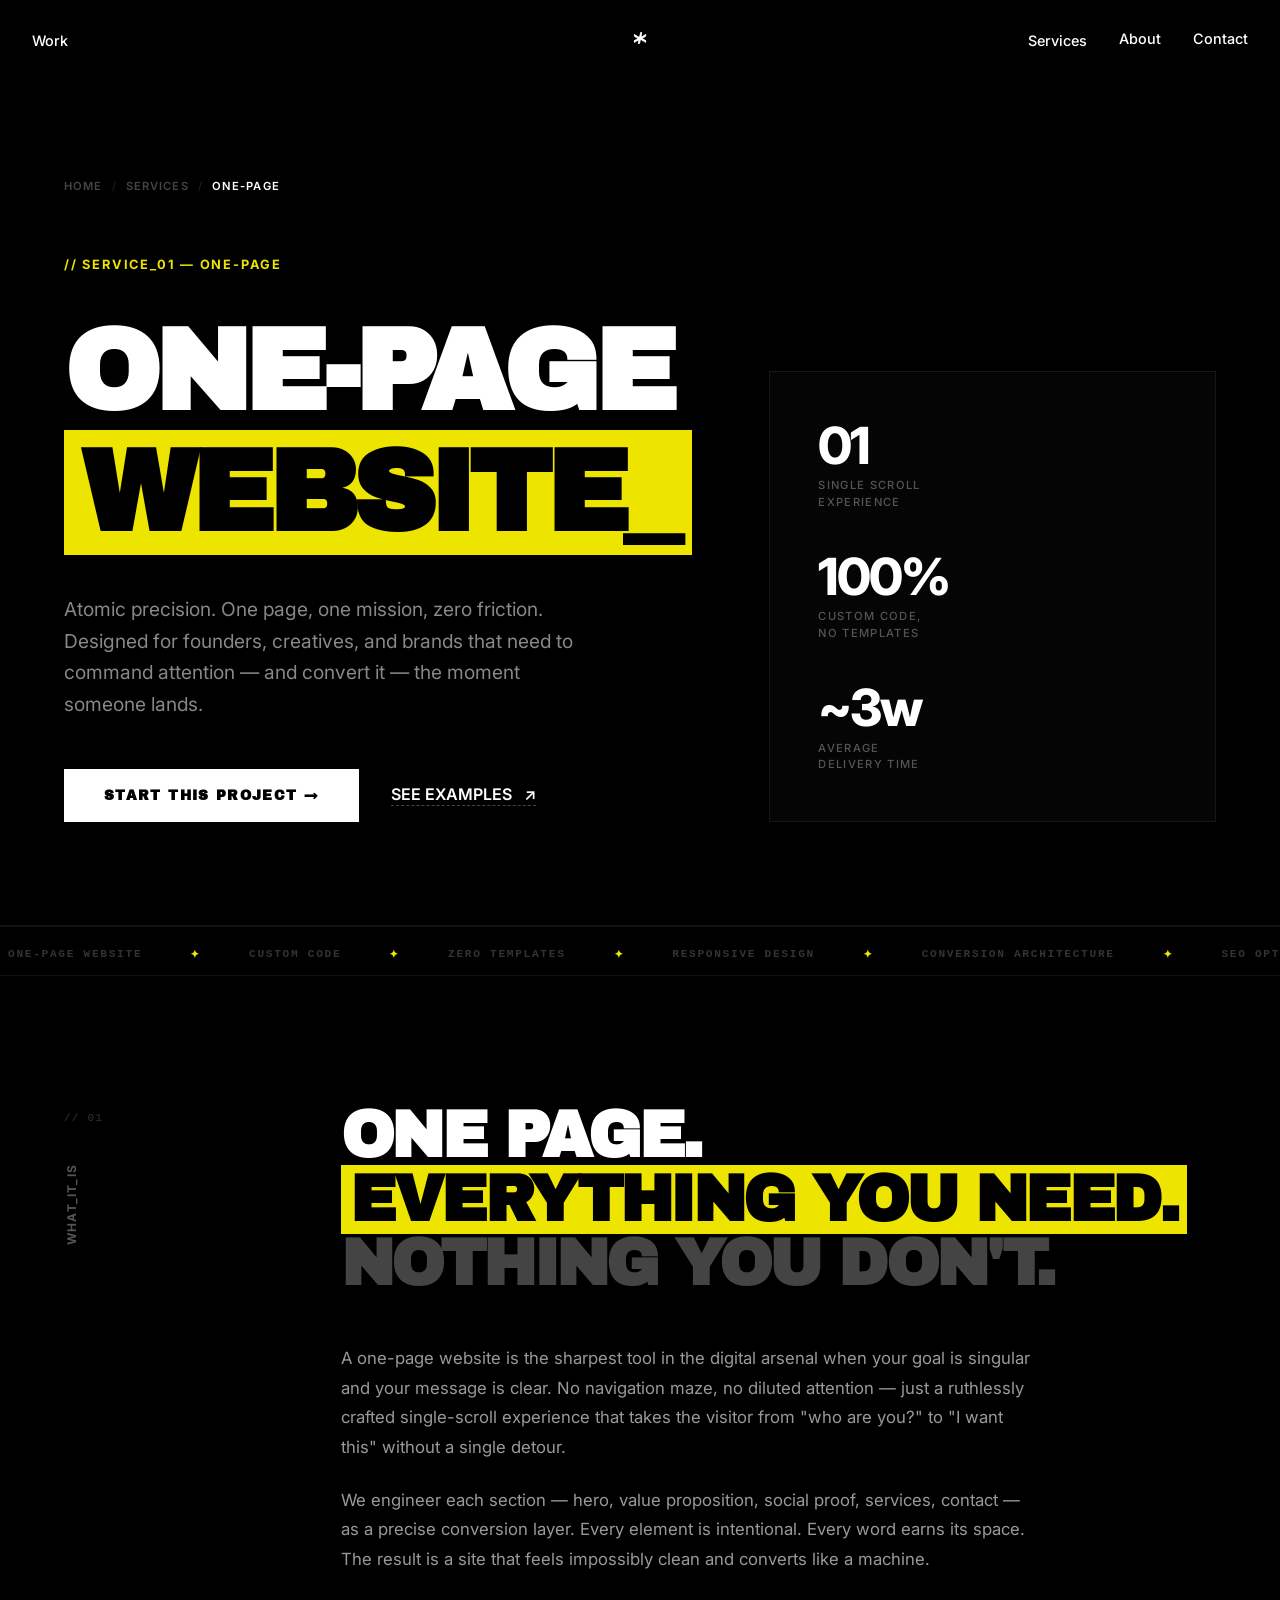
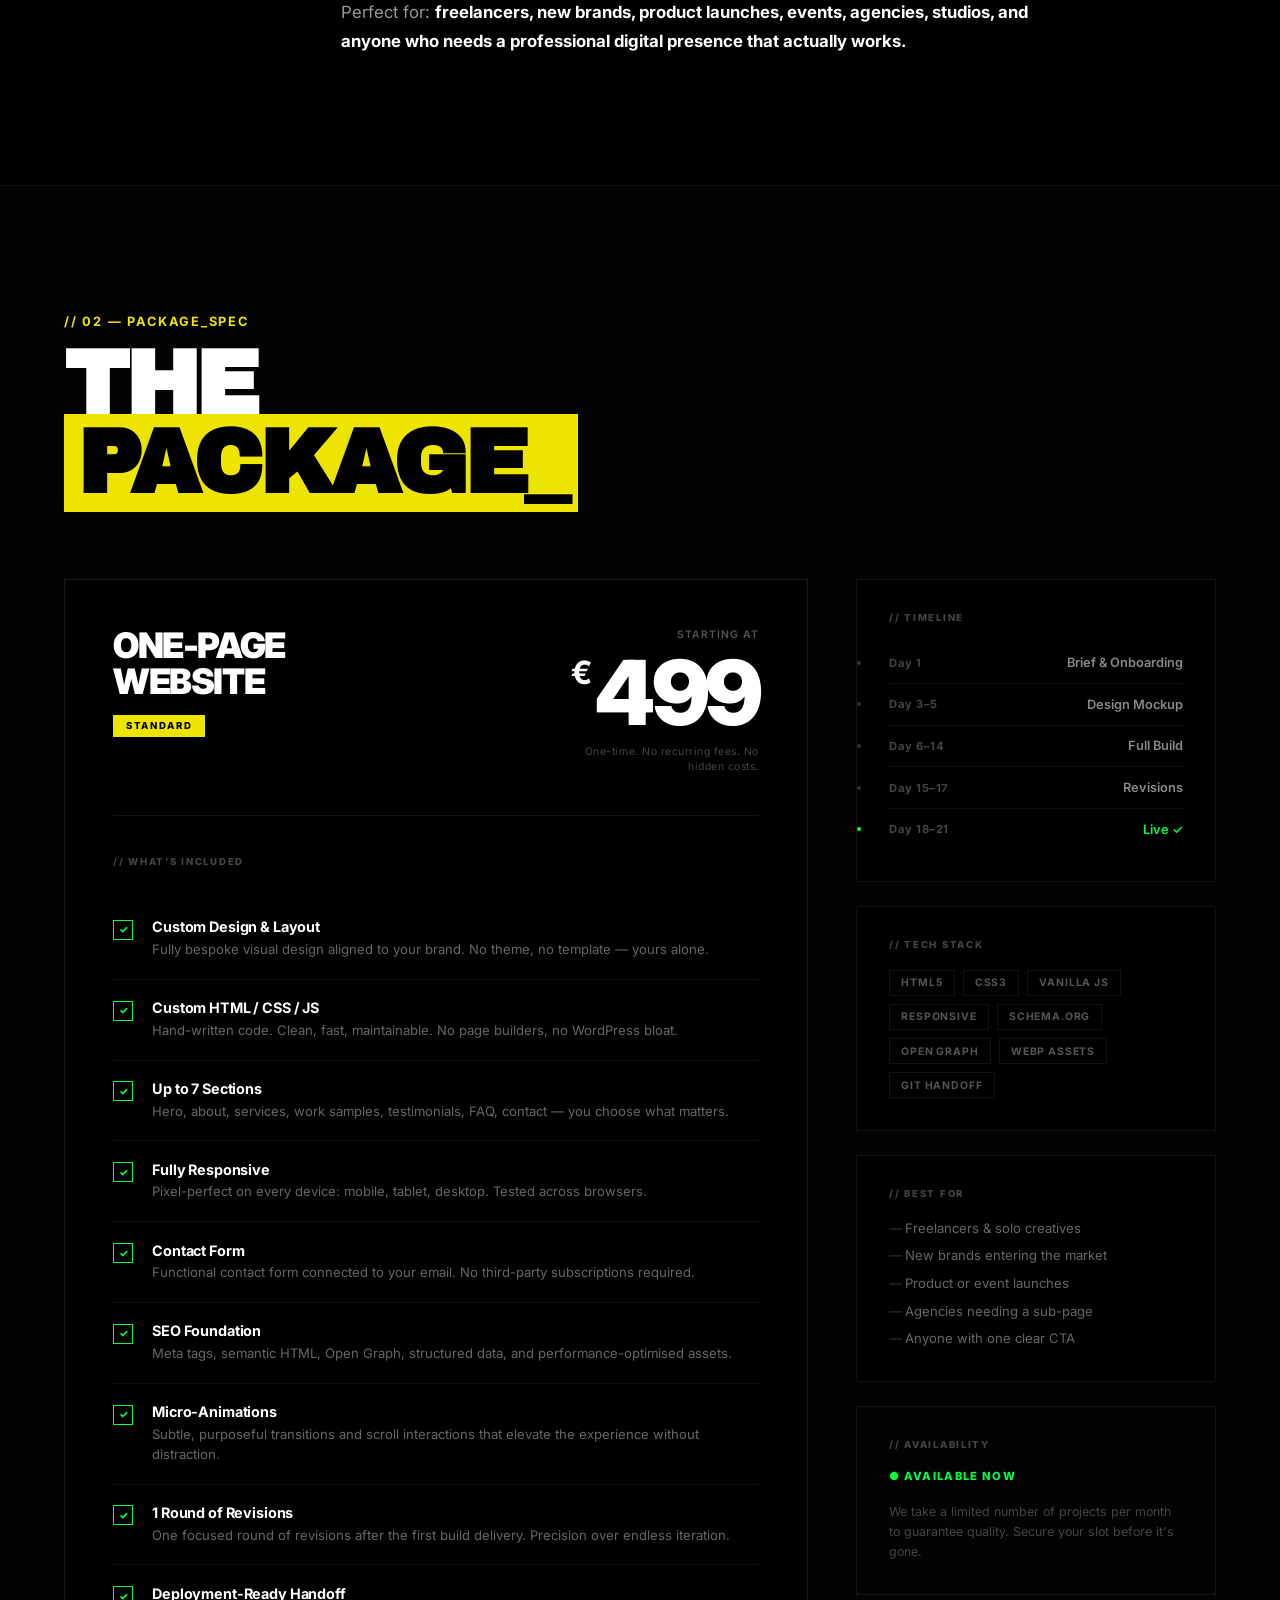
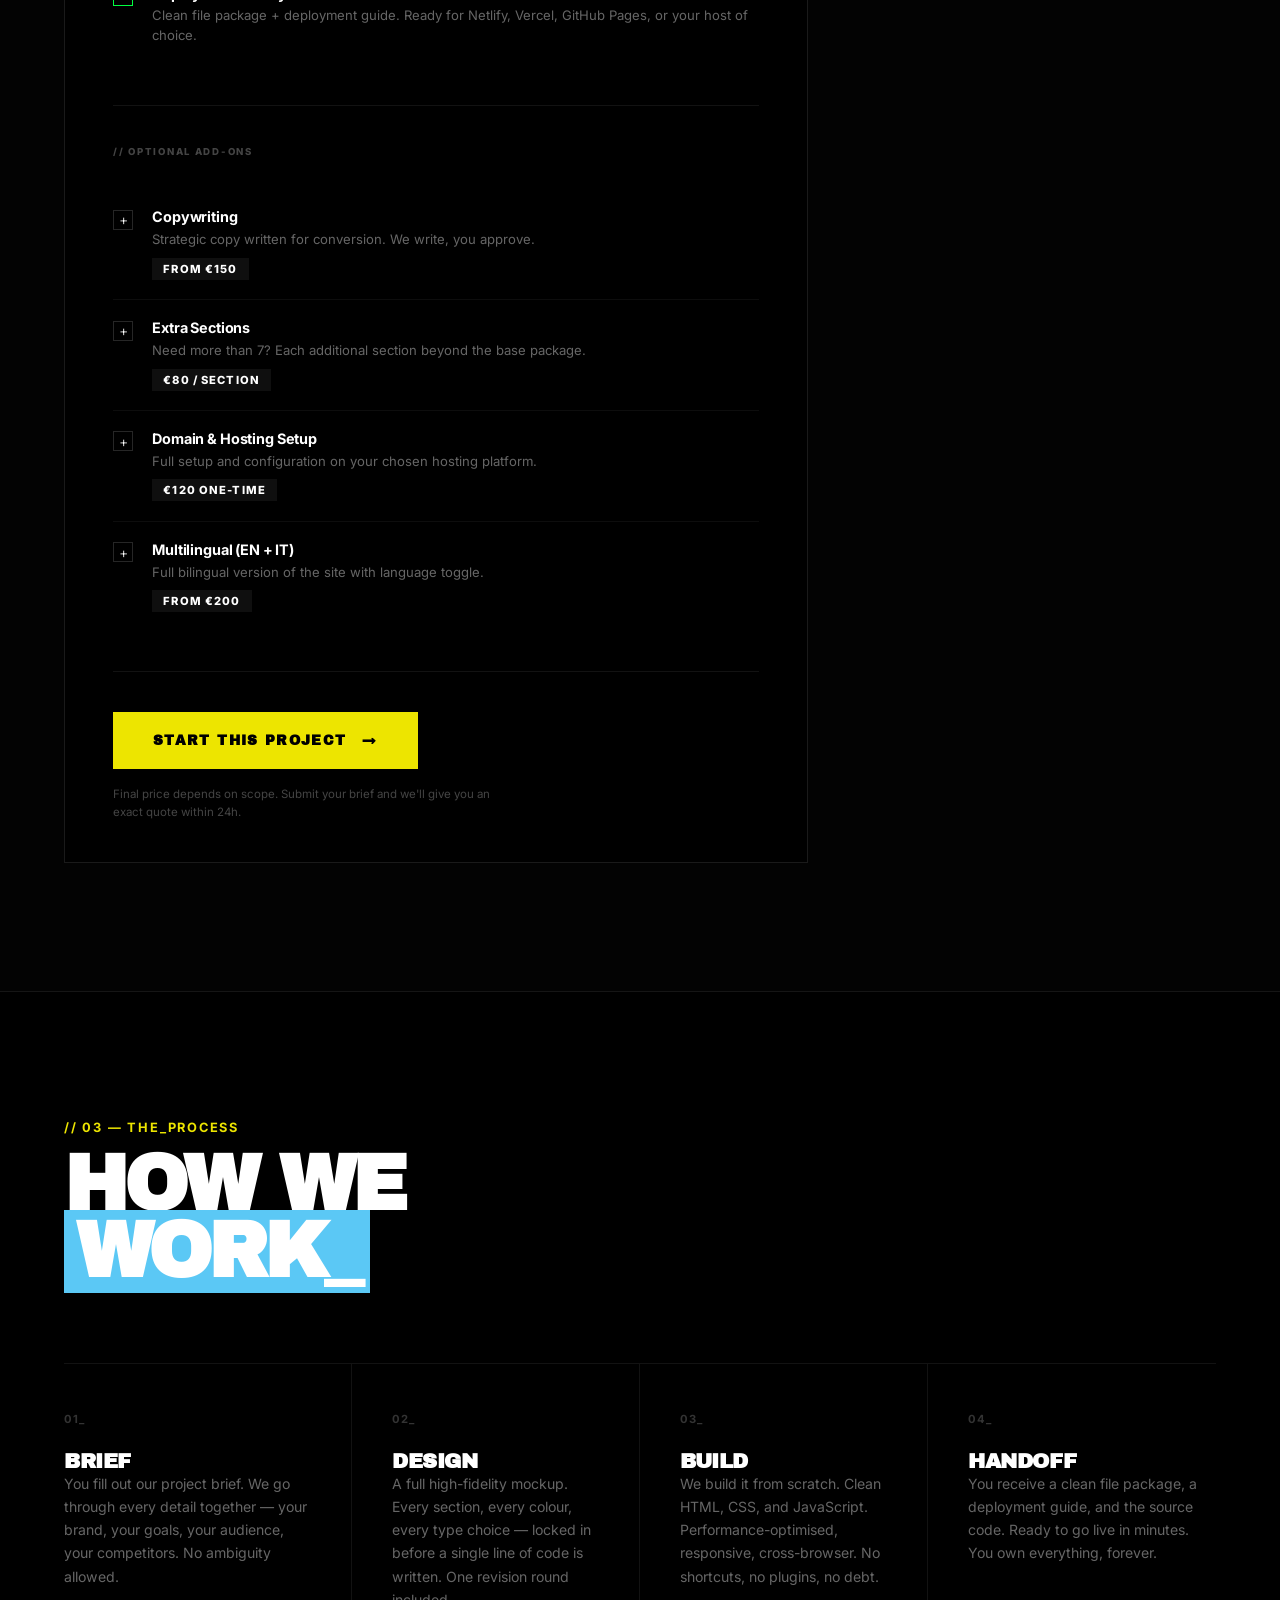
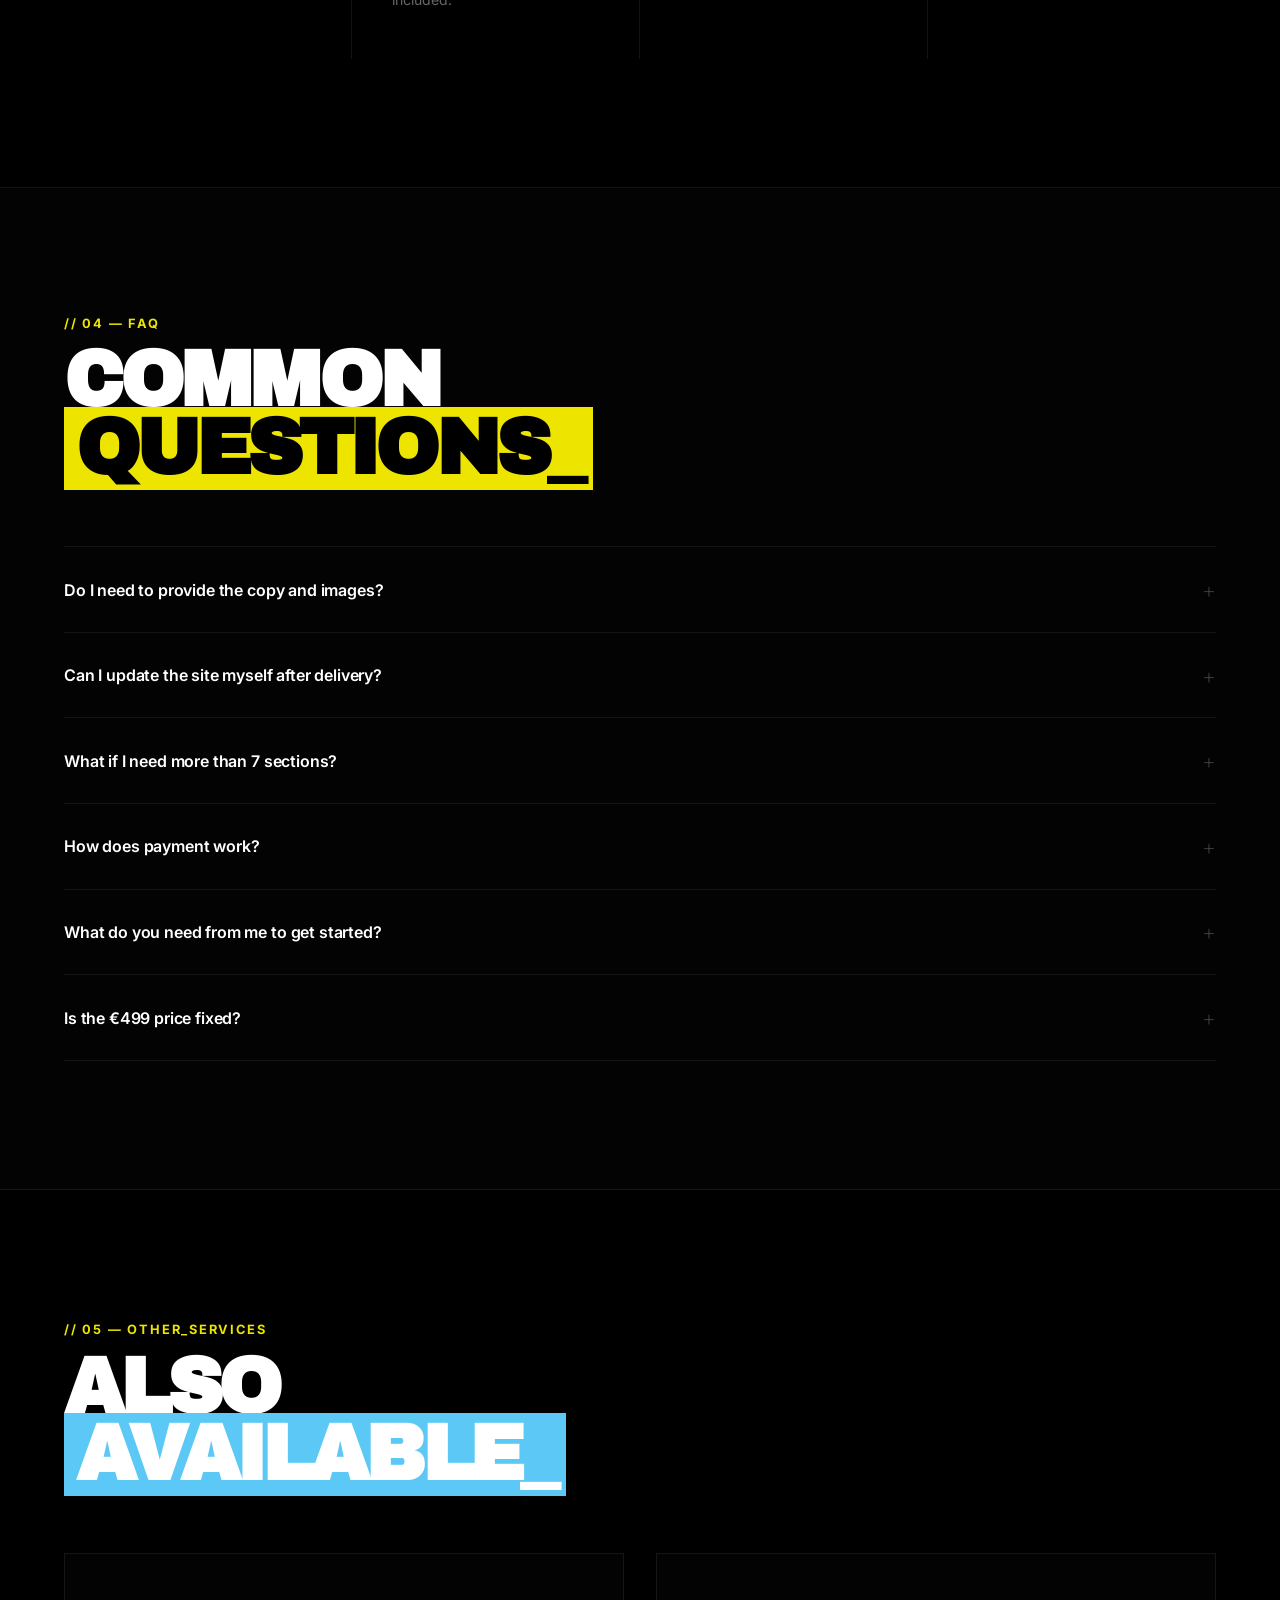
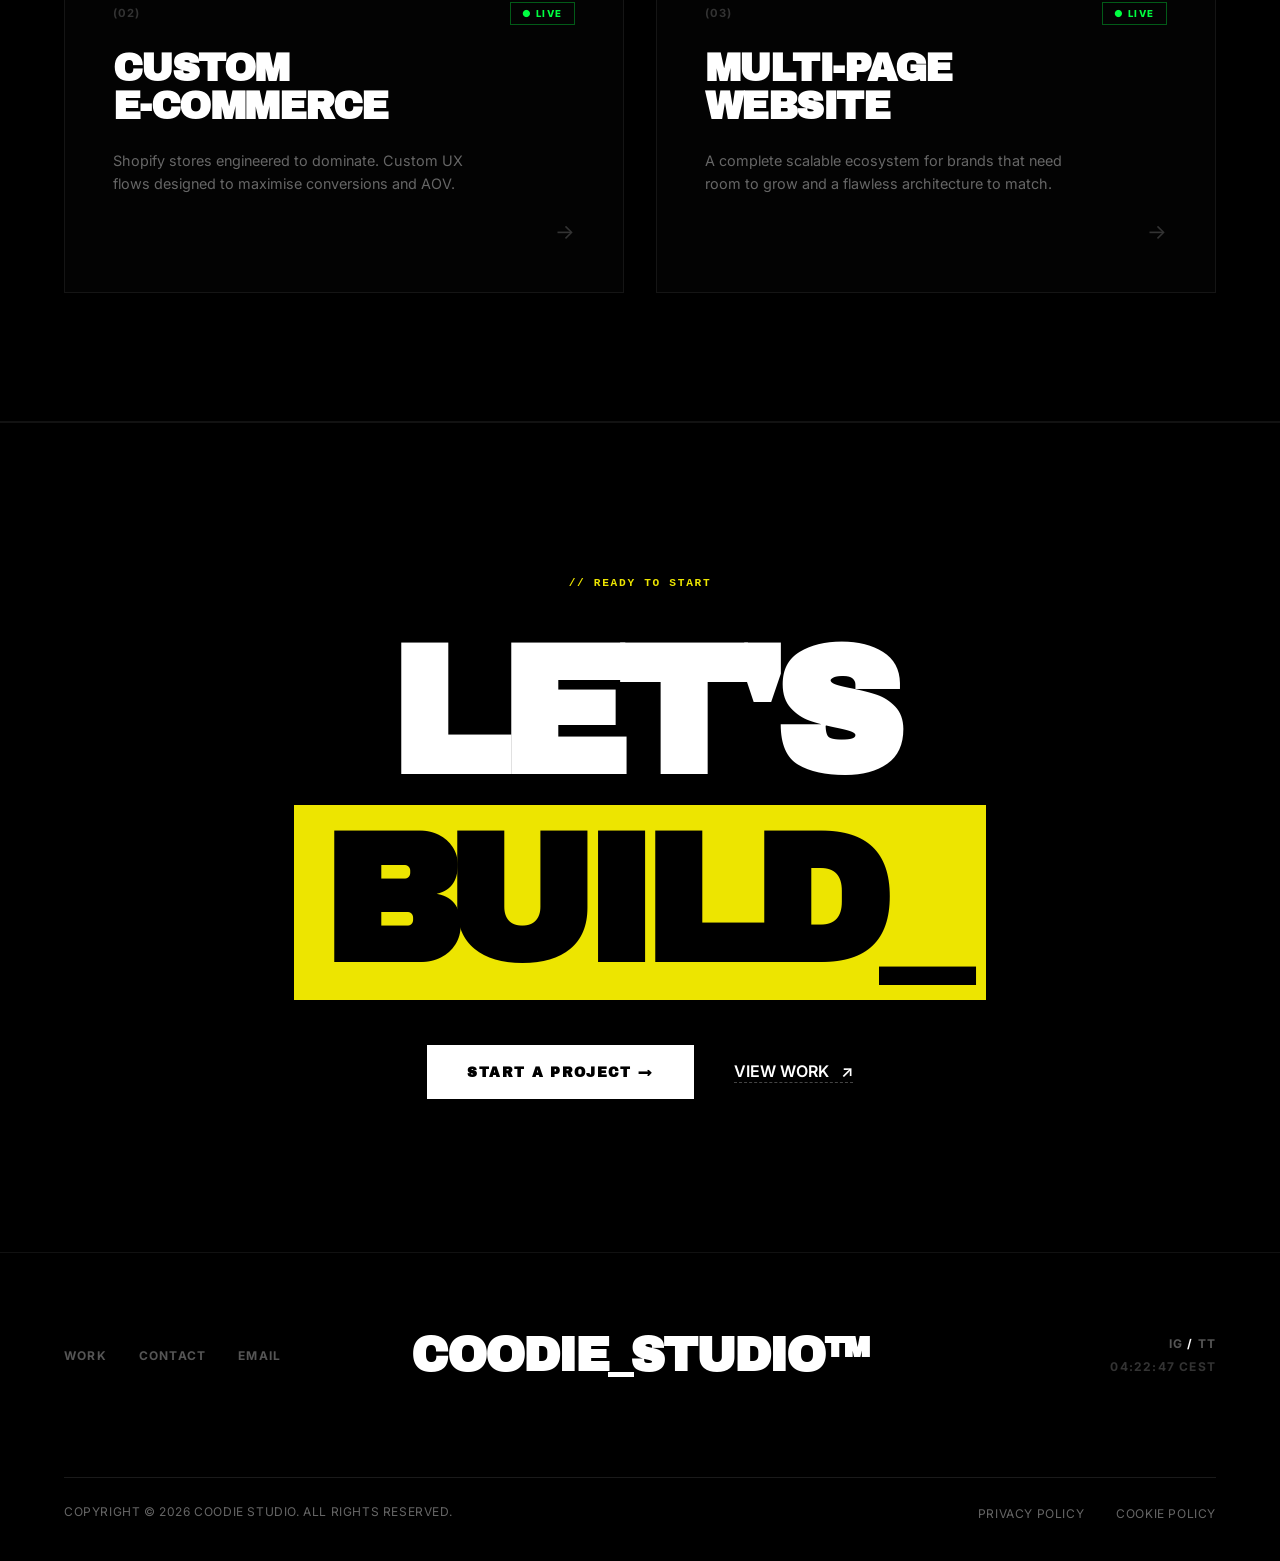
<file: onepage.html>
<!DOCTYPE html>
<html lang="en">
<head>
    <meta charset="UTF-8">
    <meta name="viewport" content="width=device-width, initial-scale=1.0">

    <title>One-Page Website – Coodie Studio™</title>
    <meta name="description" content="Coodie Studio's One-Page Website service: a precision-engineered single-page experience that converts visitors into clients. Custom code, zero templates, built to dominate.">
    <meta name="author" content="Vannia Rharbaoui Urbano">
    <meta name="robots" content="index, follow">
    <meta name="keywords" content="one page website design, single page website, landing page development, custom web design, coodie studio">

    <link rel="icon" type="image/webp" href="img/icon-coodie.webp">
    <link rel="preconnect" href="https://fonts.googleapis.com">
    <link rel="preconnect" href="https://fonts.gstatic.com" crossorigin>
    <link href="https://fonts.googleapis.com/css2?family=Archivo+Black&family=Inter:wght@400;500;600;700;800&display=swap" rel="stylesheet">
    <link rel="stylesheet" href="style.css">

    <meta property="og:title" content="One-Page Website – Coodie Studio™">
    <meta property="og:description" content="A single page. Maximum impact. Custom-coded by Coodie Studio for brands that need to convert fast.">
    <meta property="og:type" content="website">
    <meta property="og:url" content="https://coodie.it/onepage.html">
    <meta property="og:image" content="https://coodie.it/img/coodie-logo-black.webp">
    <link rel="apple-touch-icon" href="img/icon-coodie.webp">

    <link rel="canonical" href="https://coodie.it/onepage.html">
    <meta name="theme-color" content="#000000">
    
    <link rel="alternate" hreflang="en" href="https://coodie.it/onepage.html" />
    <link rel="alternate" hreflang="x-default" href="https://coodie.it/onepage.html" />

    <script type="application/ld+json">
        {
          "@context": "https://schema.org",
          "@graph": [
            {
              "@type": "WebPage",
              "@id": "https://coodie.it/onepage.html",
              "url": "https://coodie.it/onepage.html",
              "name": "One-Page Website – Coodie Studio™",
              "description": "A precision-engineered single-page experience that converts visitors into clients. Custom code, zero templates, built to dominate.",
              "inLanguage": "en",
              "isPartOf": { "@id": "https://coodie.it/#website" }
            },
            {
              "@type": "Service",
              "@id": "https://coodie.it/onepage.html#service",
              "name": "One-Page Website",
              "serviceType": "Web Design & Development",
              "description": "Atomic precision. One page, one mission, zero friction. Designed for founders, creatives, and brands that need to command attention and convert it the moment someone lands.",
              "provider": { "@id": "https://coodie.it/#organization" },
              "areaServed": "Worldwide",
              "url": "https://coodie.it/onepage.html",
              "offers": {
                "@type": "Offer",
                "priceCurrency": "EUR",
                "availability": "https://schema.org/InStock",
                "seller": { "@id": "https://coodie.it/#organization" }
              }
            },
            {
              "@type": "FAQPage",
              "@id": "https://coodie.it/onepage.html#faq",
              "mainEntity": [
                {
                  "@type": "Question",
                  "name": "How long does a one-page website take to build?",
                  "acceptedAnswer": {
                    "@type": "Answer",
                    "text": "Average delivery time is approximately 3 weeks from brief sign-off to launch."
                  }
                },
                {
                  "@type": "Question",
                  "name": "Is the website built with templates?",
                  "acceptedAnswer": {
                    "@type": "Answer",
                    "text": "No. Every website is 100% custom-coded from scratch. No page builders, no templates, no bloated frameworks."
                  }
                },
                {
                  "@type": "Question",
                  "name": "Will the site be mobile responsive?",
                  "acceptedAnswer": {
                    "@type": "Answer",
                    "text": "Yes. Every site is fully responsive and tested across all major browsers and devices before handoff."
                  }
                }
              ]
            }
          ]
        }
        </script>
         
         <!-- Google tag (gtag.js) -->
<script async src="https://www.googletagmanager.com/gtag/js?id=G-1R3V6T7DMG"></script>
<script>
  window.dataLayer = window.dataLayer || [];
  function gtag(){dataLayer.push(arguments);}
  gtag('js', new Date());

  gtag('config', 'G-1R3V6T7DMG');
</script>
</head>
<body>

    <!-- ======= HEADER / NAV ======= -->
    <header class="minimal-header">
        <nav class="hero-nav">
            <div class="nav-left">
                <a href="works.html" class="nav-link">Work</a>
            </div>
            <div class="nav-center">
                <a href="/" class="logo-link">
                    <img src="img/icon-coodie.webp" alt="coodie_studio logo" class="brand-logo" loading="lazy" width="800" height="600">
                </a>
            </div>
            <div class="nav-right desktop-only">
                <div class="services-dropdown">
                    <span class="nav-link services-trigger">Services</span>
                    <div class="services-menu">
                        <a href="onepage.html">One-Page Website</a>
                        <a href="ecommerce.html">E-Commerce Website</a>
                        <a href="multipage.html">Multi-Page Website</a>
                    </div>
                </div>
                <a href="about.html" class="nav-link">About</a>
                <a href="contact.html" class="nav-link">Contact</a>
            </div>
            <button class="hamburger mobile-only" id="menu-toggle" aria-label="Menu">
                <div class="hamburger-lines">
                    <span class="line line-top"></span>
                    <span class="line line-bottom"></span>
                </div>
            </button>
        </nav>

        <div class="mobile-menu-overlay" id="mobile-menu">
            <div class="menu-backdrop" id="menu-backdrop"></div>
            <nav class="mobile-nav-links">
                <div class="sidebar-header">
                    <span class="sidebar-logo">COODIE_STUDIO™</span>
                    <button class="close-sidebar" id="close-btn" aria-label="Close menu">&#10005;</button>
                </div>
                <div class="nav-links-wrapper">
                    <a href="works.html">Work</a>
                    <button class="mobile-services-trigger" id="mobile-services-btn" aria-expanded="false">
                        Services <span class="mobile-services-arrow">&#8595;</span>
                    </button>
                    <div class="mobile-services-submenu" id="mobile-services-submenu" aria-hidden="true">
                        <a href="onepage.html" target="_blank" rel="noopener">One-Page Website</a>
                        <a href="ecommerce.html" target="_blank" rel="noopener">E-Commerce Website</a>
                        <a href="multipage.html" target="_blank" rel="noopener">Multi-Page Website</a>
                    </div>
                    <a href="about.html">About</a>
                    <a href="contact.html">Contact</a>
                </div>
                <div class="sidebar-footer">
                    <div class="system-status">
                        <span class="pulse-dot"></span>
                        <span>CURRENTLY AVAILABLE FOR NEW PROJECT</span>
                    </div>
                </div>
            </nav>
        </div>
    </header>

    <main>

        <!-- ======= SERVICE HERO ======= -->
        <section class="svc-hero">
            <div class="svc-hero-inner">
                <div class="svc-hero-left">
                    <div class="svc-breadcrumb">
                        <a href="/" class="svc-bread-link">Home</a>
                        <span class="svc-bread-sep">/</span>
                        <a href="#services" class="svc-bread-link">Services</a>
                        <span class="svc-bread-sep">/</span>
                        <span class="svc-bread-current">One-Page</span>
                    </div>
                    <span class="section-label">// SERVICE_01 — ONE-PAGE</span>
                    <h1 class="svc-hero-title">ONE-PAGE<br><span class="hl-yellow">WEBSITE_</span></h1>
                    <p class="svc-hero-desc">
                        Atomic precision. One page, one mission, zero friction. Designed for founders, creatives, and brands that need to command attention — and convert it — the moment someone lands.
                    </p>
                    <div class="svc-hero-actions">
                        <a href="contact.html" class="btn-solid-white">START THIS PROJECT →</a>
                        <a href="works.html" class="btn-dashed">SEE EXAMPLES <span class="arrow">↗</span></a>
                    </div>
                </div>
                <div class="svc-hero-right">
                    <div class="svc-hero-stat-block">
                        <div class="svc-stat">
                            <span class="svc-stat-num">01</span>
                            <span class="svc-stat-label">Single scroll<br>experience</span>
                        </div>
                        <div class="svc-stat">
                            <span class="svc-stat-num">100%</span>
                            <span class="svc-stat-label">Custom code,<br>no templates</span>
                        </div>
                        <div class="svc-stat">
                            <span class="svc-stat-num">~3w</span>
                            <span class="svc-stat-label">Average<br>delivery time</span>
                        </div>
                    </div>
                </div>
            </div>
        </section>

        <!-- ======= TICKER ======= -->
        <div class="svc-ticker">
            <div class="svc-ticker-track">
                <span class="ticker-item">ONE-PAGE WEBSITE</span>
                <span class="ticker-item accent">✦</span>
                <span class="ticker-item">CUSTOM CODE</span>
                <span class="ticker-item accent">✦</span>
                <span class="ticker-item">ZERO TEMPLATES</span>
                <span class="ticker-item accent">✦</span>
                <span class="ticker-item">RESPONSIVE DESIGN</span>
                <span class="ticker-item accent">✦</span>
                <span class="ticker-item">CONVERSION ARCHITECTURE</span>
                <span class="ticker-item accent">✦</span>
                <span class="ticker-item">SEO OPTIMIZED</span>
                <span class="ticker-item accent">✦</span>
                <span class="ticker-item">FAST DELIVERY</span>
                <span class="ticker-item accent">✦</span>
                <span class="ticker-item">ONE-PAGE WEBSITE</span>
                <span class="ticker-item accent">✦</span>
                <span class="ticker-item">CUSTOM CODE</span>
                <span class="ticker-item accent">✦</span>
                <span class="ticker-item">ZERO TEMPLATES</span>
                <span class="ticker-item accent">✦</span>
                <span class="ticker-item">RESPONSIVE DESIGN</span>
                <span class="ticker-item accent">✦</span>
                <span class="ticker-item">CONVERSION ARCHITECTURE</span>
                <span class="ticker-item accent">✦</span>
                <span class="ticker-item">SEO OPTIMIZED</span>
                <span class="ticker-item accent">✦</span>
                <span class="ticker-item">FAST DELIVERY</span>
                <span class="ticker-item accent">✦</span>
            </div>
        </div>

        <!-- ======= WHAT IT IS ======= -->
        <section class="svc-what">
            <div class="svc-what-inner">
                <div class="svc-what-label-col">
                    <span class="manifesto-index">// 01</span>
                    <span class="manifesto-tag">WHAT_IT_IS</span>
                </div>
                <div class="svc-what-text-col">
                    <h2 class="svc-what-title">One page.<br><span class="hl-yellow">Everything you need.</span><br><span class="dim">Nothing you don't.</span></h2>
                    <div class="svc-what-body">
                        <p>A one-page website is the sharpest tool in the digital arsenal when your goal is singular and your message is clear. No navigation maze, no diluted attention — just a ruthlessly crafted single-scroll experience that takes the visitor from "who are you?" to "I want this" without a single detour.</p>
                        <p>We engineer each section — hero, value proposition, social proof, services, contact — as a precise conversion layer. Every element is intentional. Every word earns its space. The result is a site that feels impossibly clean and converts like a machine.</p>
                        <p>Perfect for: <strong>freelancers, new brands, product launches, events, agencies, studios, and anyone who needs a professional digital presence that actually works.</strong></p>
                    </div>
                </div>
            </div>
        </section>

        <!-- ======= PRICING CARD ======= -->
        <section class="svc-pricing">
            <div class="svc-pricing-inner">

                <div class="svc-pricing-header">
                    <span class="section-label">// 02 — PACKAGE_SPEC</span>
                    <h2 class="svc-pricing-title">THE<br><span class="hl-yellow">PACKAGE_</span></h2>
                </div>

                <div class="svc-pricing-layout">

                    <!-- MAIN PRICING CARD -->
                    <div class="pricing-card">
                        <div class="pricing-card-top">
                            <div class="pricing-card-name-row">
                                <span class="pricing-card-name">ONE-PAGE<br>WEBSITE</span>
                                <span class="pricing-card-badge">STANDARD</span>
                            </div>
                            <div class="pricing-price-block">
                                <span class="pricing-from">Starting at</span>
                                <div class="pricing-price-row">
                                    <span class="pricing-currency">€</span>
                                    <span class="pricing-amount">499</span>
                                </div>
                                <span class="pricing-note">One-time. No recurring fees. No hidden costs.</span>
                            </div>
                        </div>

                        <div class="pricing-divider"></div>

                        <!-- DELIVERABLES -->
                        <div class="pricing-section">
                            <span class="pricing-section-label">// WHAT'S INCLUDED</span>
                            <ul class="pricing-list">
                                <li class="pricing-list-item included">
                                    <span class="pricing-check">✓</span>
                                    <div>
                                        <strong>Custom Design & Layout</strong>
                                        <p>Fully bespoke visual design aligned to your brand. No theme, no template — yours alone.</p>
                                    </div>
                                </li>
                                <li class="pricing-list-item included">
                                    <span class="pricing-check">✓</span>
                                    <div>
                                        <strong>Custom HTML / CSS / JS</strong>
                                        <p>Hand-written code. Clean, fast, maintainable. No page builders, no WordPress bloat.</p>
                                    </div>
                                </li>
                                <li class="pricing-list-item included">
                                    <span class="pricing-check">✓</span>
                                    <div>
                                        <strong>Up to 7 Sections</strong>
                                        <p>Hero, about, services, work samples, testimonials, FAQ, contact — you choose what matters.</p>
                                    </div>
                                </li>
                                <li class="pricing-list-item included">
                                    <span class="pricing-check">✓</span>
                                    <div>
                                        <strong>Fully Responsive</strong>
                                        <p>Pixel-perfect on every device: mobile, tablet, desktop. Tested across browsers.</p>
                                    </div>
                                </li>
                                <li class="pricing-list-item included">
                                    <span class="pricing-check">✓</span>
                                    <div>
                                        <strong>Contact Form</strong>
                                        <p>Functional contact form connected to your email. No third-party subscriptions required.</p>
                                    </div>
                                </li>
                                <li class="pricing-list-item included">
                                    <span class="pricing-check">✓</span>
                                    <div>
                                        <strong>SEO Foundation</strong>
                                        <p>Meta tags, semantic HTML, Open Graph, structured data, and performance-optimised assets.</p>
                                    </div>
                                </li>
                                <li class="pricing-list-item included">
                                    <span class="pricing-check">✓</span>
                                    <div>
                                        <strong>Micro-Animations</strong>
                                        <p>Subtle, purposeful transitions and scroll interactions that elevate the experience without distraction.</p>
                                    </div>
                                </li>
                                <li class="pricing-list-item included">
                                    <span class="pricing-check">✓</span>
                                    <div>
                                        <strong>1 Round of Revisions</strong>
                                        <p>One focused round of revisions after the first build delivery. Precision over endless iteration.</p>
                                    </div>
                                </li>
                                <li class="pricing-list-item included">
                                    <span class="pricing-check">✓</span>
                                    <div>
                                        <strong>Deployment-Ready Handoff</strong>
                                        <p>Clean file package + deployment guide. Ready for Netlify, Vercel, GitHub Pages, or your host of choice.</p>
                                    </div>
                                </li>
                            </ul>
                        </div>

                        <div class="pricing-divider"></div>

                        <!-- ADD-ONS -->
                        <div class="pricing-section">
                            <span class="pricing-section-label">// OPTIONAL ADD-ONS</span>
                            <ul class="pricing-list">
                                <li class="pricing-list-item addon">
                                    <span class="pricing-plus">+</span>
                                    <div>
                                        <strong>Copywriting</strong>
                                        <p>Strategic copy written for conversion. We write, you approve.</p>
                                        <span class="addon-price">From €150</span>
                                    </div>
                                </li>
                                <li class="pricing-list-item addon">
                                    <span class="pricing-plus">+</span>
                                    <div>
                                        <strong>Extra Sections</strong>
                                        <p>Need more than 7? Each additional section beyond the base package.</p>
                                        <span class="addon-price">€80 / section</span>
                                    </div>
                                </li>
                                <li class="pricing-list-item addon">
                                    <span class="pricing-plus">+</span>
                                    <div>
                                        <strong>Domain & Hosting Setup</strong>
                                        <p>Full setup and configuration on your chosen hosting platform.</p>
                                        <span class="addon-price">€120 one-time</span>
                                    </div>
                                </li>
                                <li class="pricing-list-item addon">
                                    <span class="pricing-plus">+</span>
                                    <div>
                                        <strong>Multilingual (EN + IT)</strong>
                                        <p>Full bilingual version of the site with language toggle.</p>
                                        <span class="addon-price">From €200</span>
                                    </div>
                                </li>
                            </ul>
                        </div>

                        <div class="pricing-divider"></div>

                        <div class="pricing-card-footer">
                            <a href="contact.html" class="pricing-cta-btn">
                                START THIS PROJECT <span class="arrow">→</span>
                            </a>
                            <p class="pricing-cta-note">Final price depends on scope. Submit your brief and we'll give you an exact quote within 24h.</p>
                        </div>
                    </div>

                    <!-- SIDEBAR SPECS -->
                    <div class="pricing-sidebar">

                        <div class="psidebar-block">
                            <span class="psidebar-label">// TIMELINE</span>
                            <div class="psidebar-timeline">
                                <div class="timeline-step">
                                    <span class="tl-day">Day 1</span>
                                    <span class="tl-event">Brief & Onboarding</span>
                                </div>
                                <div class="timeline-step">
                                    <span class="tl-day">Day 3–5</span>
                                    <span class="tl-event">Design Mockup</span>
                                </div>
                                <div class="timeline-step">
                                    <span class="tl-day">Day 6–14</span>
                                    <span class="tl-event">Full Build</span>
                                </div>
                                <div class="timeline-step">
                                    <span class="tl-day">Day 15–17</span>
                                    <span class="tl-event">Revisions</span>
                                </div>
                                <div class="timeline-step tl-last">
                                    <span class="tl-day">Day 18–21</span>
                                    <span class="tl-event tl-accent">Live ✓</span>
                                </div>
                            </div>
                        </div>

                        <div class="psidebar-block">
                            <span class="psidebar-label">// TECH STACK</span>
                            <div class="psidebar-tags">
                                <span class="pstag">HTML5</span>
                                <span class="pstag">CSS3</span>
                                <span class="pstag">Vanilla JS</span>
                                <span class="pstag">Responsive</span>
                                <span class="pstag">Schema.org</span>
                                <span class="pstag">Open Graph</span>
                                <span class="pstag">WebP Assets</span>
                                <span class="pstag">Git Handoff</span>
                            </div>
                        </div>

                        <div class="psidebar-block">
                            <span class="psidebar-label">// BEST FOR</span>
                            <ul class="psidebar-list">
                                <li>Freelancers & solo creatives</li>
                                <li>New brands entering the market</li>
                                <li>Product or event launches</li>
                                <li>Agencies needing a sub-page</li>
                                <li>Anyone with one clear CTA</li>
                            </ul>
                        </div>

                        <div class="psidebar-block psidebar-status">
                            <span class="psidebar-label">// AVAILABILITY</span>
                            <span class="svc-status-badge">● AVAILABLE NOW</span>
                            <p class="psidebar-avail-note">We take a limited number of projects per month to guarantee quality. Secure your slot before it's gone.</p>
                        </div>

                    </div>
                </div>
            </div>
        </section>

        <!-- ======= HOW IT WORKS ======= -->
        <section class="svc-process">
            <div class="svc-process-inner">
                <div class="svc-process-header">
                    <span class="section-label">// 03 — THE_PROCESS</span>
                    <h2 class="svc-process-title">HOW WE<br><span class="hl-blue">WORK_</span></h2>
                </div>
                <div class="svc-process-steps">
                    <div class="svc-step">
                        <span class="svc-step-num">01_</span>
                        <div class="svc-step-content">
                            <h3 class="svc-step-title">Brief</h3>
                            <p class="svc-step-desc">You fill out our project brief. We go through every detail together — your brand, your goals, your audience, your competitors. No ambiguity allowed.</p>
                        </div>
                    </div>
                    <div class="svc-step">
                        <span class="svc-step-num">02_</span>
                        <div class="svc-step-content">
                            <h3 class="svc-step-title">Design</h3>
                            <p class="svc-step-desc">A full high-fidelity mockup. Every section, every colour, every type choice — locked in before a single line of code is written. One revision round included.</p>
                        </div>
                    </div>
                    <div class="svc-step">
                        <span class="svc-step-num">03_</span>
                        <div class="svc-step-content">
                            <h3 class="svc-step-title">Build</h3>
                            <p class="svc-step-desc">We build it from scratch. Clean HTML, CSS, and JavaScript. Performance-optimised, responsive, cross-browser. No shortcuts, no plugins, no debt.</p>
                        </div>
                    </div>
                    <div class="svc-step">
                        <span class="svc-step-num">04_</span>
                        <div class="svc-step-content">
                            <h3 class="svc-step-title">Handoff</h3>
                            <p class="svc-step-desc">You receive a clean file package, a deployment guide, and the source code. Ready to go live in minutes. You own everything, forever.</p>
                        </div>
                    </div>
                </div>
            </div>
        </section>

        <!-- ======= FAQ ======= -->
        <section class="svc-faq">
            <div class="svc-faq-inner">
                <div class="svc-faq-header">
                    <span class="section-label">// 04 — FAQ</span>
                    <h2 class="svc-faq-title">COMMON<br><span class="hl-yellow">QUESTIONS_</span></h2>
                </div>
                <div class="svc-faq-list">

                    <div class="svc-faq-item js-faq-op">
                        <button class="svc-faq-trigger faq-trigger-op">
                            <span>Do I need to provide the copy and images?</span>
                            <span class="faq-icon">+</span>
                        </button>
                        <div class="svc-faq-answer faq-content-op">
                            <p>You can provide them, or we can help. Copywriting and image sourcing are available as optional add-ons. If you have brand guidelines or existing material, even better — send us everything you have.</p>
                        </div>
                    </div>

                    <div class="svc-faq-item js-faq-op">
                        <button class="svc-faq-trigger faq-trigger-op">
                            <span>Can I update the site myself after delivery?</span>
                            <span class="faq-icon">+</span>
                        </button>
                        <div class="svc-faq-answer faq-content-op">
                            <p>Yes. You receive the full source code and a documentation file explaining how to edit text, images, and sections. No CMS dependency, no monthly platform fees.</p>
                        </div>
                    </div>

                    <div class="svc-faq-item js-faq-op">
                        <button class="svc-faq-trigger faq-trigger-op">
                            <span>What if I need more than 7 sections?</span>
                            <span class="faq-icon">+</span>
                        </button>
                        <div class="svc-faq-answer faq-content-op">
                            <p>No problem. Additional sections are available at €80 each. Specify this in your brief and we'll include it in the final quote. Complex sections (interactive, animated, or data-driven) may vary in price.</p>
                        </div>
                    </div>

                    <div class="svc-faq-item js-faq-op">
                        <button class="svc-faq-trigger faq-trigger-op">
                            <span>How does payment work?</span>
                            <span class="faq-icon">+</span>
                        </button>
                        <div class="svc-faq-answer faq-content-op">
                            <p>50% upfront at project start, 50% on delivery before handoff. We accept bank transfer and PayPal. A signed agreement is required before any work begins.</p>
                        </div>
                    </div>

                    <div class="svc-faq-item js-faq-op">
                        <button class="svc-faq-trigger faq-trigger-op">
                            <span>What do you need from me to get started?</span>
                            <span class="faq-icon">+</span>
                        </button>
                        <div class="svc-faq-answer faq-content-op">
                            <p>A filled brief, your brand assets (logo, colours, fonts if you have them), and any reference sites you like. The more information you provide upfront, the faster and better the result.</p>
                        </div>
                    </div>

                    <div class="svc-faq-item js-faq-op">
                        <button class="svc-faq-trigger faq-trigger-op">
                            <span>Is the €499 price fixed?</span>
                            <span class="faq-icon">+</span>
                        </button>
                        <div class="svc-faq-answer faq-content-op">
                            <p>It's our starting point. Final pricing depends on scope, complexity, and any add-ons. Submit your brief and we'll give you an exact quote within 24 hours — no vague estimates.</p>
                        </div>
                    </div>

                </div>
            </div>
        </section>

        <!-- ======= OTHER SERVICES ======= -->
        <section class="svc-other-services">
            <div class="svc-other-inner">
                <span class="section-label">// 05 — OTHER_SERVICES</span>
                <h2 class="svc-other-title">ALSO<br><span class="hl-blue">AVAILABLE_</span></h2>
                <div class="svc-other-grid">
                    <a href="ecommerce.html" class="svc-other-card">
                        <div class="svc-other-card-top">
                            <span class="svc-other-num">(02)</span>
                            <span class="svc-other-status svc-status-live">● LIVE</span>
                        </div>
                        <h3 class="svc-other-name">CUSTOM<br>E-COMMERCE</h3>
                        <p class="svc-other-desc">Shopify stores engineered to dominate. Custom UX flows designed to maximise conversions and AOV.</p>
                        <span class="svc-other-arrow">→</span>
                    </a>
                    <a href="multipage.html" class="svc-other-card">
                        <div class="svc-other-card-top">
                            <span class="svc-other-num">(03)</span>
                            <span class="svc-other-status svc-status-live">● LIVE</span>
                        </div>
                        <h3 class="svc-other-name">MULTI-PAGE<br>WEBSITE</h3>
                        <p class="svc-other-desc">A complete scalable ecosystem for brands that need room to grow and a flawless architecture to match.</p>
                        <span class="svc-other-arrow">→</span>
                    </a>
                </div>
            </div>
        </section>

        <!-- ======= CTA CLOSER ======= -->
        <section class="about-cta-closer">
            <span class="cta-closer-label">// READY TO START</span>
            <h2 class="cta-closer-title">LET'S<br><span class="hl-yellow">BUILD_</span></h2>
            <div class="cta-closer-actions">
                <a href="contact.html" class="btn-solid-white">START A PROJECT →</a>
                <a href="works.html" class="btn-dashed">VIEW WORK <span class="arrow">↗</span></a>
            </div>
        </section>

    </main>

    <!-- ======= FOOTER ======= -->
    <footer class="hyper-footer">
        <div class="footer-top-line">
            <div class="footer-nav-minimal">
                <a href="works.html">WORK</a>
                <a href="contact.html">CONTACT</a>
                <a href="mailto:coodie.studio@gmail.com">EMAIL</a>
            </div>
            <div class="footer-center">
                <h2 class="footer-brand-minimal">COODIE_STUDIO™</h2>
            </div>
            <div class="footer-meta-minimal">
                <div class="social-row">
                    <a href="https://www.instagram.com/coodie_studio/">IG</a>
                    <span>/</span>
                    <a href="https://www.tiktok.com/@coodie.studio?is_from_webapp=1&sender_device=pc">TT</a>
                </div>
                <span id="live-clock" class="minimal-clock">00:00:00 CEST</span>
            </div>
        </div>
        <div class="footer-legal-line">
            <p>Copyright © 2026 Coodie Studio. All rights reserved.</p>
            <ul class="policies" role="list">
                <li><a href="privacy.html" title="Read our privacy policy">Privacy Policy</a></li>
                <li><a href="cookie.html" title="Read our cookie policy">Cookie Policy</a></li>
            </ul>
        </div>
    </footer>

    <script src="script.js" defer></script>
</body>
</html>
</file>
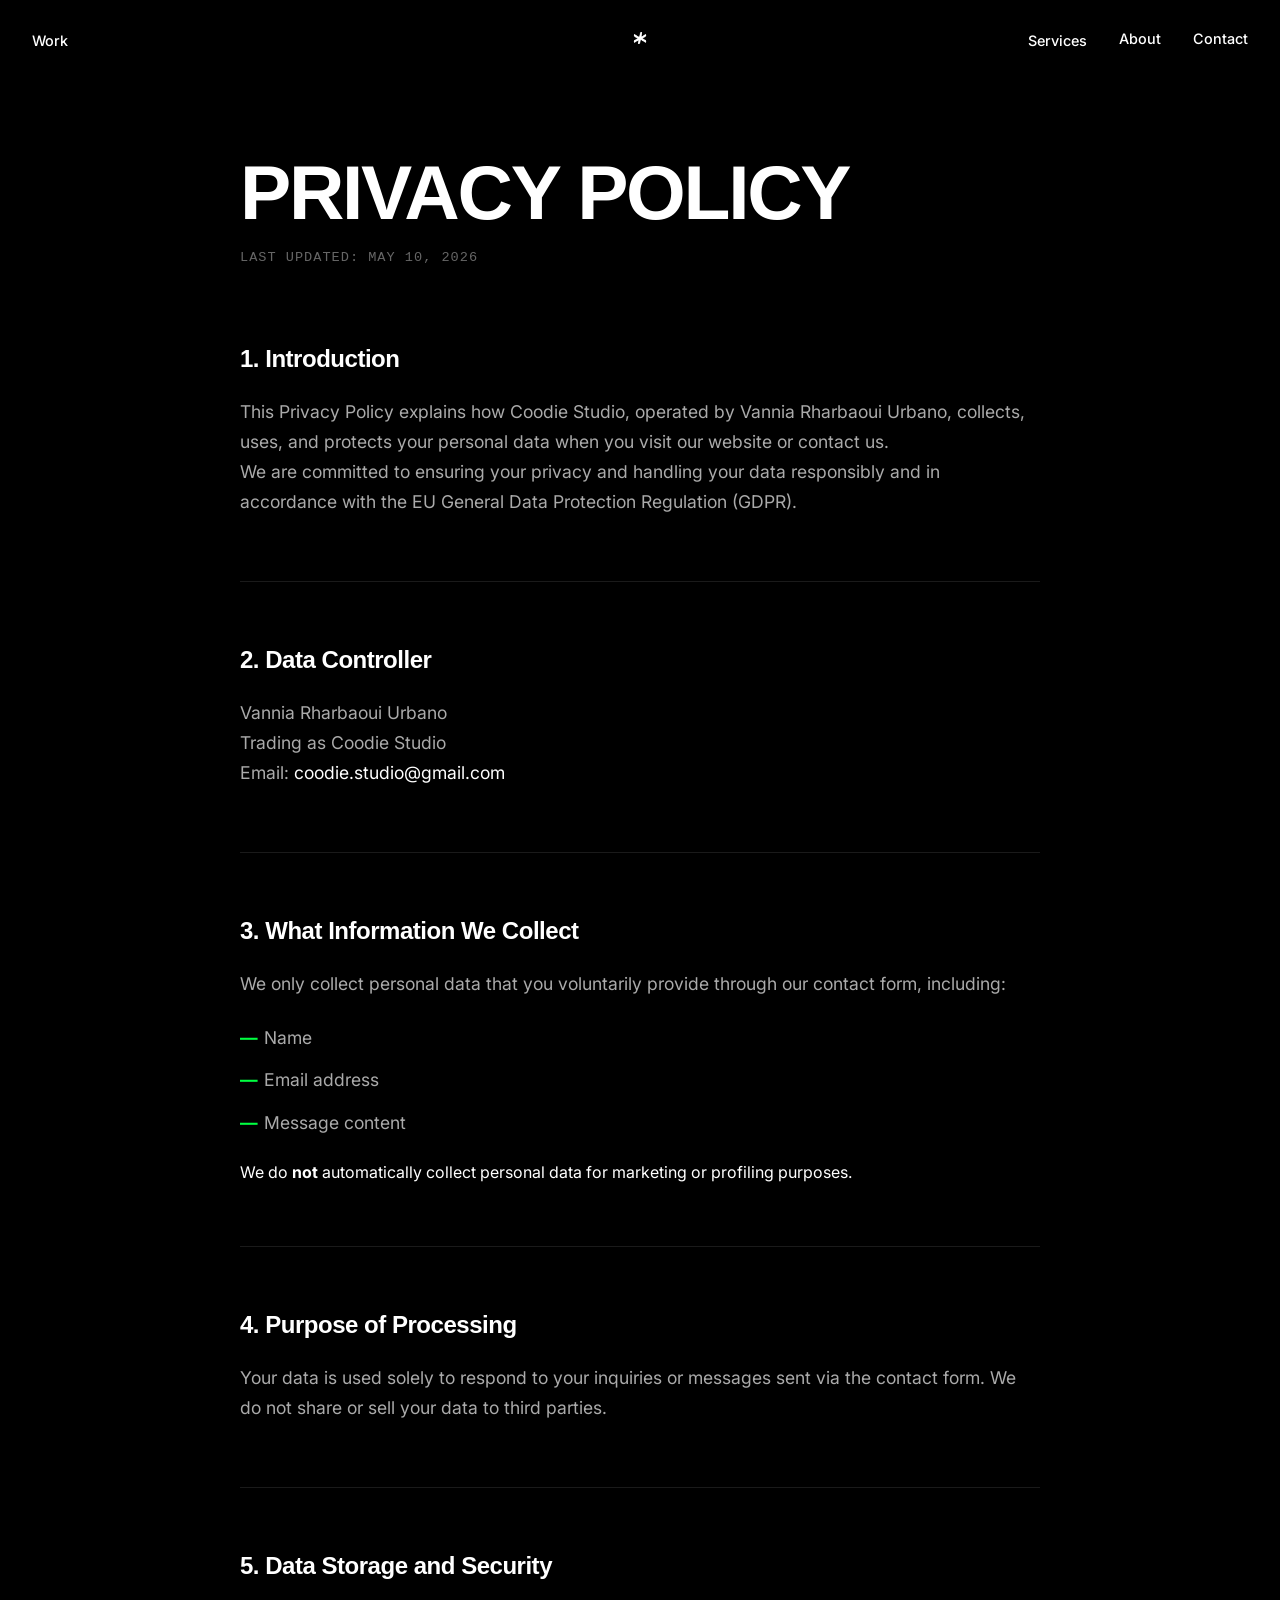
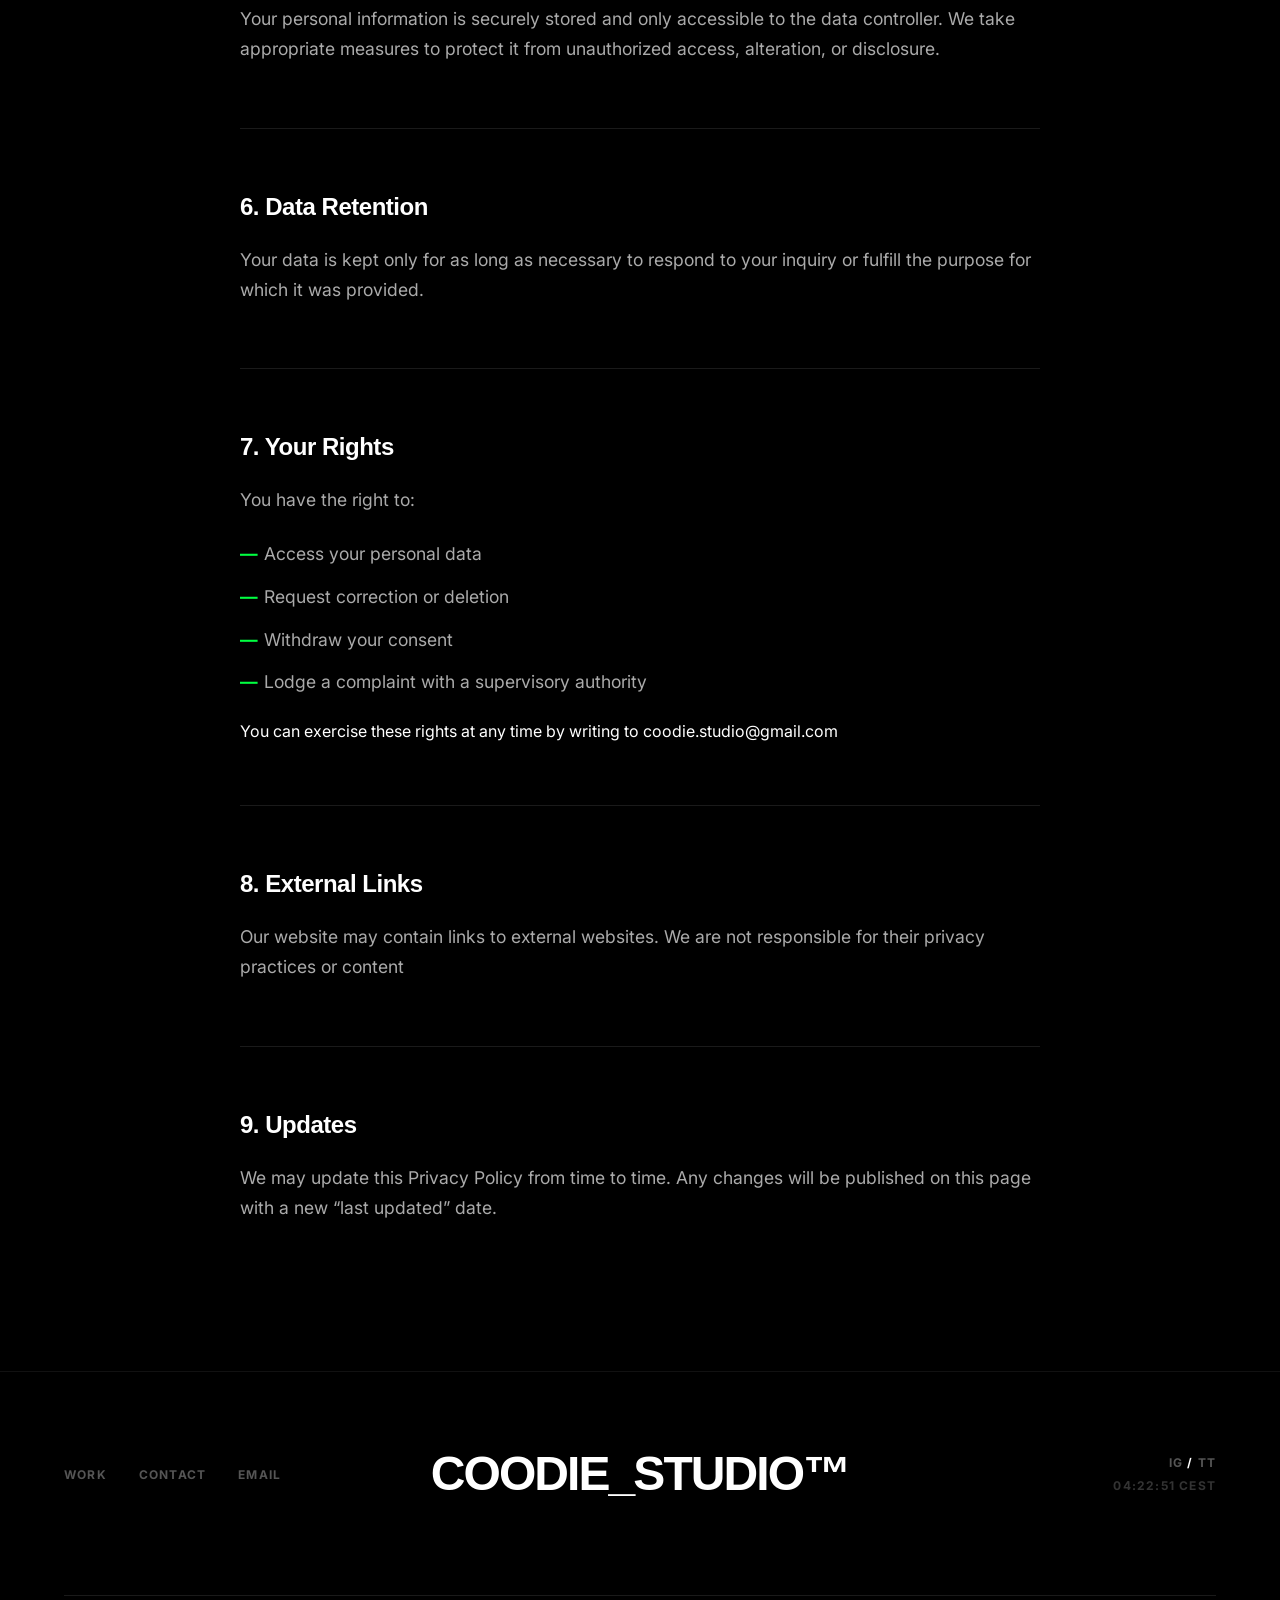
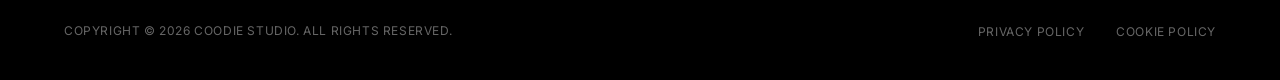
<file: privacy.html>
<!DOCTYPE html>
<html lang="en">
<head>
    <meta charset="UTF-8">
    <meta name="viewport" content="width=device-width, initial-scale=1.0">

    <title>COODIE_STUDIO™ – privacy policy</title>
    <meta name="description" content="We build fast, custom websites for international brands. No templates, just unique digital experiences tailored to grow your business.">
    <meta name="author" content="Vannia Rharbaoui Urbano">
    <meta name="robots" content="index, follow">
    
    <link rel="icon" type="image/webp" href="img/icon-coodie.webp">
    <link rel="preconnect" href="https://fonts.googleapis.com">
    <link rel="preconnect" href="https://fonts.gstatic.com" crossorigin>
    <link href="https://fonts.googleapis.com/css2?family=Inter:wght@400;500;700;800&display=swap" rel="stylesheet">
    <link rel="stylesheet" href="style.css">

    <meta property="og:title" content="Coodie Studio – The Simple The Better"> 
    <meta property="og:description" content="Custom web design for growing businesses. Fast, responsive, and built to sell.">
    <meta property="og:type" content="website">
    <meta property="og:url" content="https://coodie.it/">
    <meta property="og:image" content="https://coodie.it/img/coodie-logo-black.webp">
    <link rel="apple-touch-icon" href="img/icon-coodie.webp">

    <link rel="canonical" href="https://coodie.it/privacy.html">
    <meta name="theme-color" content="#000000">
    
    <link rel="alternate" hreflang="en" href="https://coodie.it/privacy.html" />
    <link rel="alternate" hreflang="x-default" href="https://coodie.it/privacy.html" />

    <script type="application/ld+json">
        {
          "@context": "https://schema.org",
          "@type": "WebPage",
          "@id": "https://coodie.it/privacy.html",
          "url": "https://coodie.it/privacy.html",
          "name": "Privacy Policy – Coodie Studio™",
          "description": "How Coodie Studio collects, uses, and protects your personal data in compliance with the EU GDPR.",
          "inLanguage": "en",
          "isPartOf": { "@id": "https://coodie.it/#website" },
          "noIndex": true
        }
        </script>

        <!-- Google tag (gtag.js) -->
<script async src="https://www.googletagmanager.com/gtag/js?id=G-1R3V6T7DMG"></script>
<script>
  window.dataLayer = window.dataLayer || [];
  function gtag(){dataLayer.push(arguments);}
  gtag('js', new Date());

  gtag('config', 'G-1R3V6T7DMG');
</script>
</head>
<body>
    <header class="minimal-header">
        <div class="hero-bg"></div>
        <nav class="hero-nav">
            <div class="nav-left">
                <a href="works.html" class="nav-link">Work</a>
            </div>
            
            <div class="nav-center">
                <a href="/" class="logo-link">
                    <img src="img/icon-coodie.webp" alt="coodie_studio logo" class="brand-logo" loading="lazy" width="800" height="600">
                    </a>
            </div>
            
                <div class="nav-right desktop-only">
    
                    <div class="services-dropdown">
                        <span class="nav-link services-trigger">Services</span>
                
                        <div class="services-menu">
                            <a href="onepage.html">One-Page Website</a>
                            <a href="ecommerce.html">E-Commerce Website</a>
                            <a href="multipage.html">Multi-Page Website</a>
                        </div>
                    </div>
                
                    <a href="about.html" class="nav-link">About</a>
                    <a href="contact.html" class="nav-link">Contact</a>
            </div>

            <button class="hamburger mobile-only" id="menu-toggle" aria-label="Menu">
                <div class="hamburger-lines">
                    <span class="line line-top"></span>
                    <span class="line line-bottom"></span>
                </div>
            </button>
        </nav>

        <div class="mobile-menu-overlay" id="mobile-menu">
            <div class="menu-backdrop" id="menu-backdrop"></div>
            
            <nav class="mobile-nav-links">
                <div class="sidebar-header">
                    <span class="sidebar-logo">COODIE_STUDIO™</span>
                    <button class="close-sidebar" id="close-btn" aria-label="Close menu">&#10005;</button>
                </div>
        
                <div class="nav-links-wrapper">
                    <a href="works.html">Work</a>

                    <button class="mobile-services-trigger" id="mobile-services-btn" aria-expanded="false">
                        Services <span class="mobile-services-arrow">&#8595;</span>
                    </button>
                    <div class="mobile-services-submenu" id="mobile-services-submenu" aria-hidden="true">
                        <a href="onepage.html" target="_blank" rel="noopener">One-Page Website</a>
                        <a href="ecommerce.html" target="_blank" rel="noopener">E-Commerce Website</a>
                        <a href="multipage.html" target="_blank" rel="noopener">Multi-Page Website</a>
                    </div>

                    <a href="about.html">About</a>
                    <a href="contact.html">Contact</a>
                </div>
        
                <div class="sidebar-footer">
                    <div class="system-status">
                        <span class="pulse-dot"></span>
                        <span>CURRENTLY AVAILABLE FOR NEW PROJECT</span>
                    </div>
                </div>
            </nav>
        </div>
    </header>
    <section class="policy">
        <div class="container">
            <h2>Privacy Policy</h2>
            <p class="par-pol">Last updated: May 10, 2026</p>
            <div class="pp-section">
                <h3>1. Introduction</h3>
                <p>This Privacy Policy explains how Coodie Studio, operated by Vannia Rharbaoui Urbano, collects, uses, and protects your personal data when you visit our website or contact us.<br>
                    We are committed to ensuring your privacy and handling your data responsibly and in accordance with the EU General Data Protection Regulation (GDPR).</p>
            </div>
            <hr>
            <div class="pp-section">
                <h3>2. Data Controller</h3>
                <p> Vannia Rharbaoui Urbano<br>
                    Trading as Coodie Studio<br>
                    Email: <a href="mailto:coodie.studio@gmail.com">coodie.studio@gmail.com</a></p>
            </div>
            <hr>
            <div class="pp-section">
                <h3>3. What Information We Collect</h3>
                <p> We only collect personal data that you voluntarily provide through our contact form, including:
                    <ul>
                        <li>Name</li>
                        <li>Email address</li>
                        <li>Message content</li>
                    </ul>We do <strong>not</strong> automatically collect personal data for marketing or profiling purposes.
                </p>
            </div>
            <hr>
            <div class="pp-section">
                <h3>4. Purpose of Processing</h3>
                <p>Your data is used solely to respond to your inquiries or messages sent via the contact form.
                    We do not share or sell your data to third parties.  
                </p>
            </div>
            <hr>
            <div class="pp-section">
                <h3>5. Data Storage and Security</h3>
                <p>Your personal information is securely stored and only accessible to the data controller.
                    We take appropriate measures to protect it from unauthorized access, alteration, or disclosure.
                </p>
            </div>
            <hr>
            <div class="pp-section">
                <h3>6. Data Retention</h3>
                <p>Your data is kept only for as long as necessary to respond to your inquiry or fulfill the purpose for which it was provided. 
                </p>
            </div>
            <hr>
            <div class="pp-section">
                <h3>7. Your Rights</h3>
                <p>You have the right to:                 
                    <ul>
                        <li>Access your personal data</li>
                        <li>Request correction or deletion</li>
                        <li>Withdraw your consent</li>
                        <li>Lodge a complaint with a supervisory authority</li>
                    </ul>You can exercise these rights at any time by writing to <a href="mailto:coodie.studio@gmail.com">coodie.studio@gmail.com</a>
                </p>
            </div>
            <hr>
            <div class="pp-section">
                <h3>8. External Links</h3>
                <p>Our website may contain links to external websites. We are not responsible for their privacy practices or content  
                </p>
            </div>
            <hr>
            <div class="pp-section">
                <h3>9. Updates</h3>
                <p>We may update this Privacy Policy from time to time. Any changes will be published on this page with a new “last updated” date.  
                </p>
            </div>
        </div>
        </div>
      </section>
      
    
    
    <footer class="hyper-footer">
        <div class="footer-top-line">
            <div class="footer-nav-minimal">
                <a href="works.html">WORK</a>
                <a href="contact.html">CONTACT</a>
                <a href="mailto:coodie.studio@gmail.com">EMAIL</a>
            </div>
    
            <div class="footer-center">
                <h2 class="footer-brand-minimal">COODIE_STUDIO™</h2>
            </div>
    
            <div class="footer-meta-minimal">
                <div class="social-row">
                    <a href="https://www.instagram.com/coodie_studio/">IG</a>
                    <span>/</span>
                    <a href="https://www.tiktok.com/@coodie.studio?is_from_webapp=1&sender_device=pc">TT</a>
                </div>
                <span id="live-clock" class="minimal-clock">00:00:00 CEST</span>
            </div>
        </div>
    
        <div class="footer-legal-line">
            <p>Copyright © 2026 Coodie Studio. All rights reserved.</p>
            <ul class="policies" role="list">
                <li><a href="privacy.html" title="Read our privacy policy">Privacy Policy</a></li>
                <li><a href="cookie.html" title="Read our cookie policy">Cookie Policy</a></li>
            </ul>
        </div>
    </footer>
    
    <script src="script.js" defer></script>
</body>
</html>
</file>
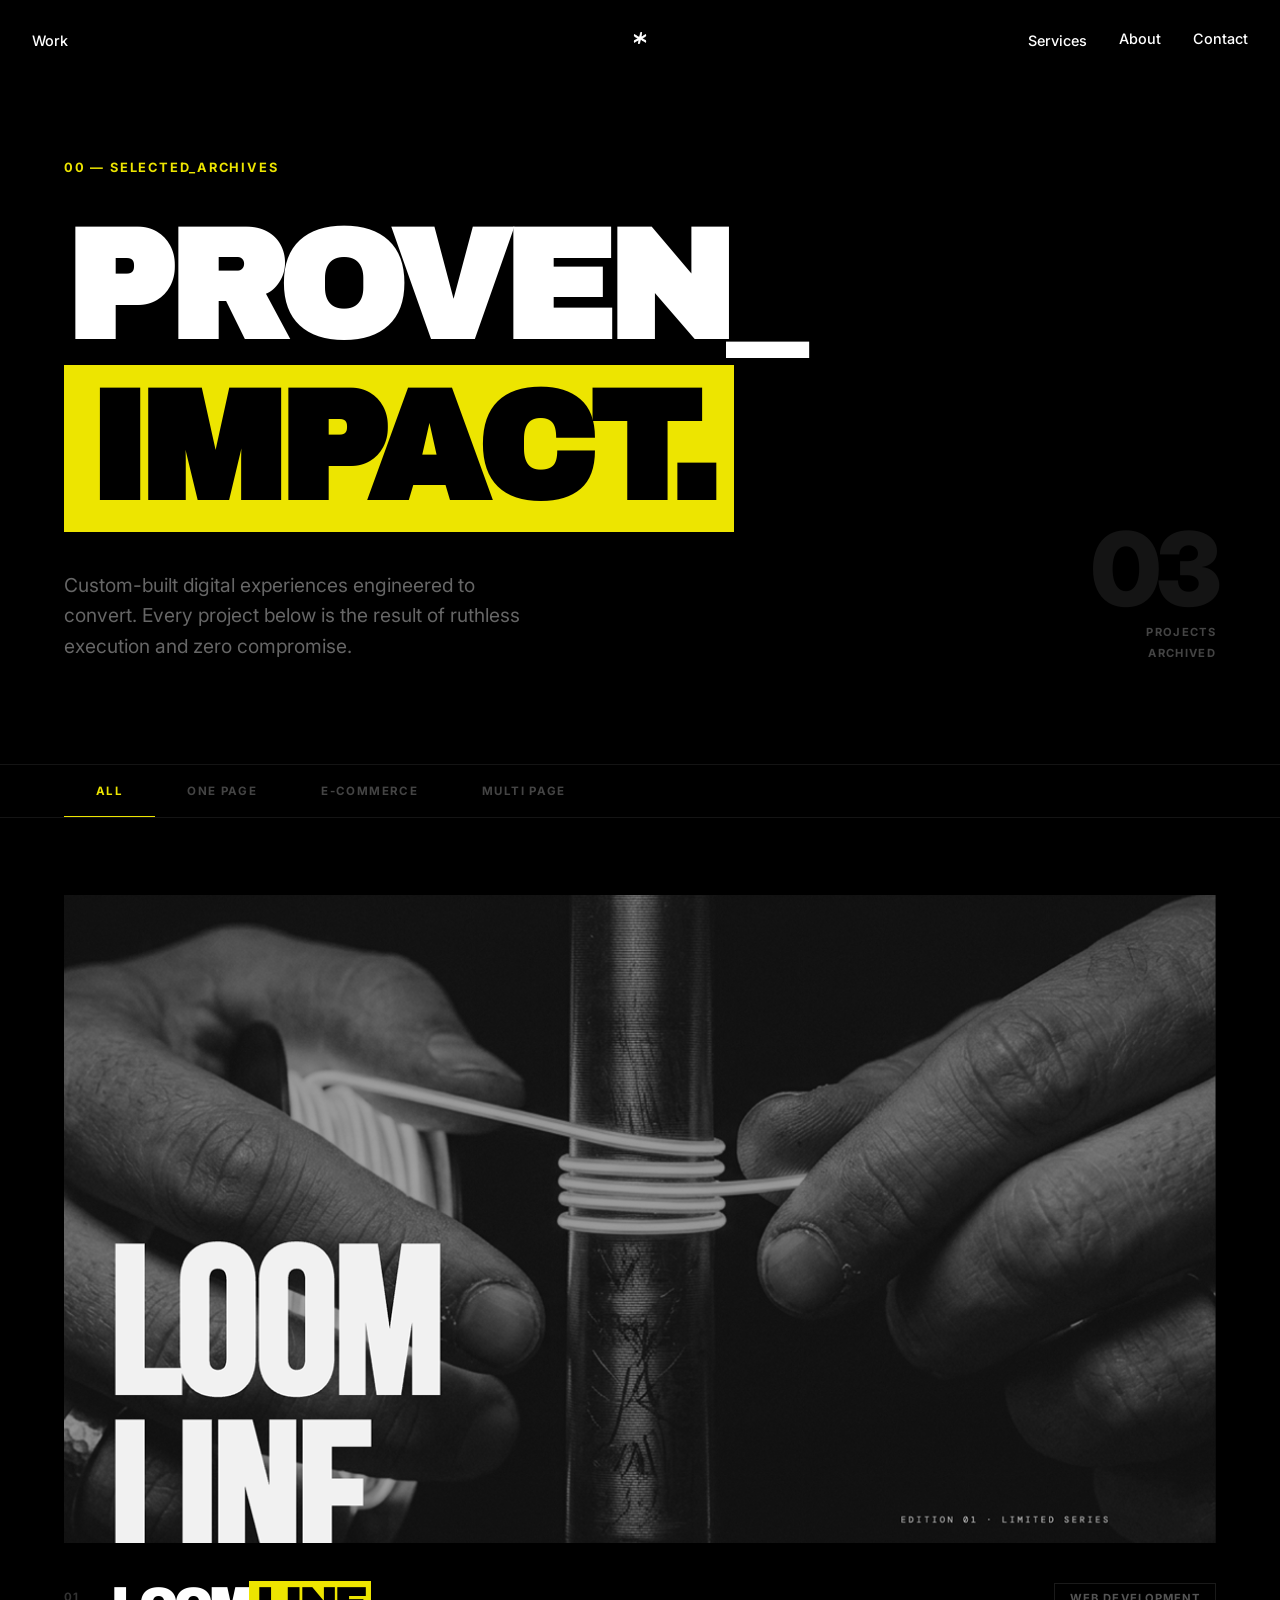
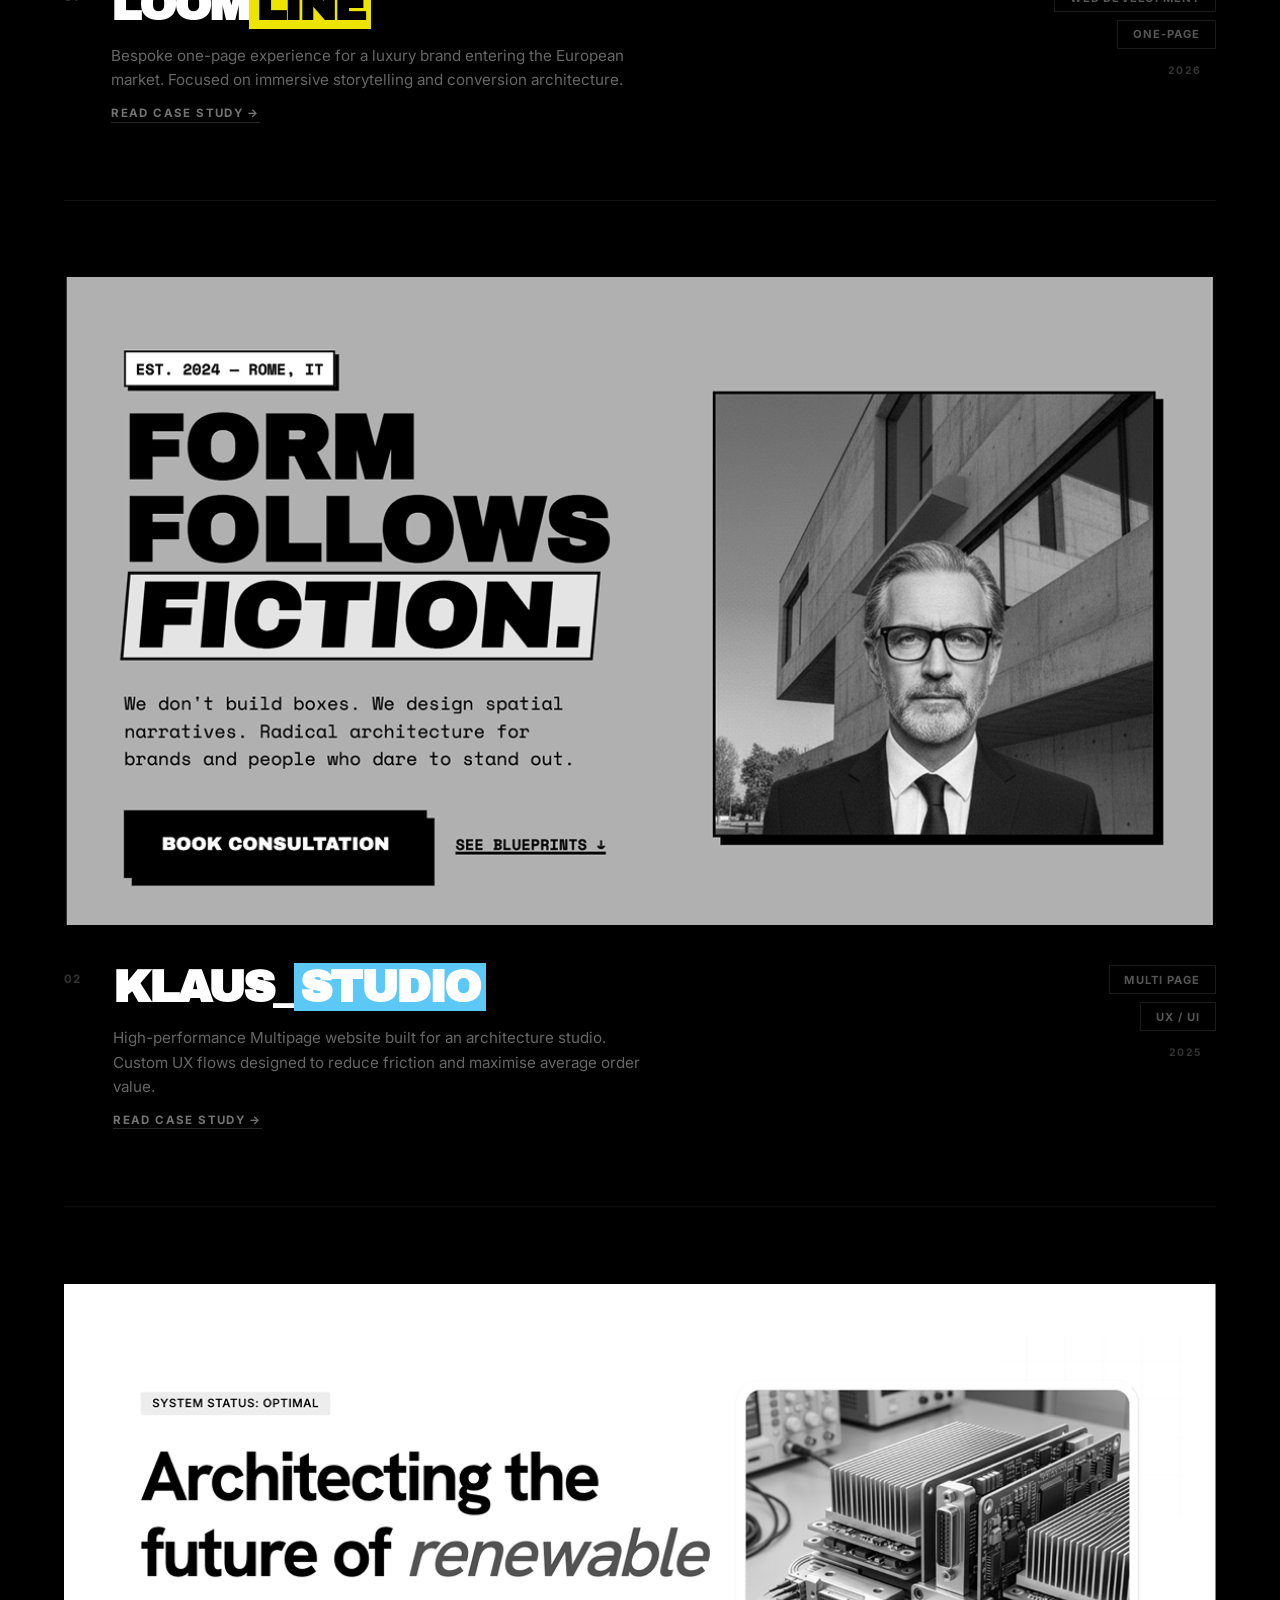
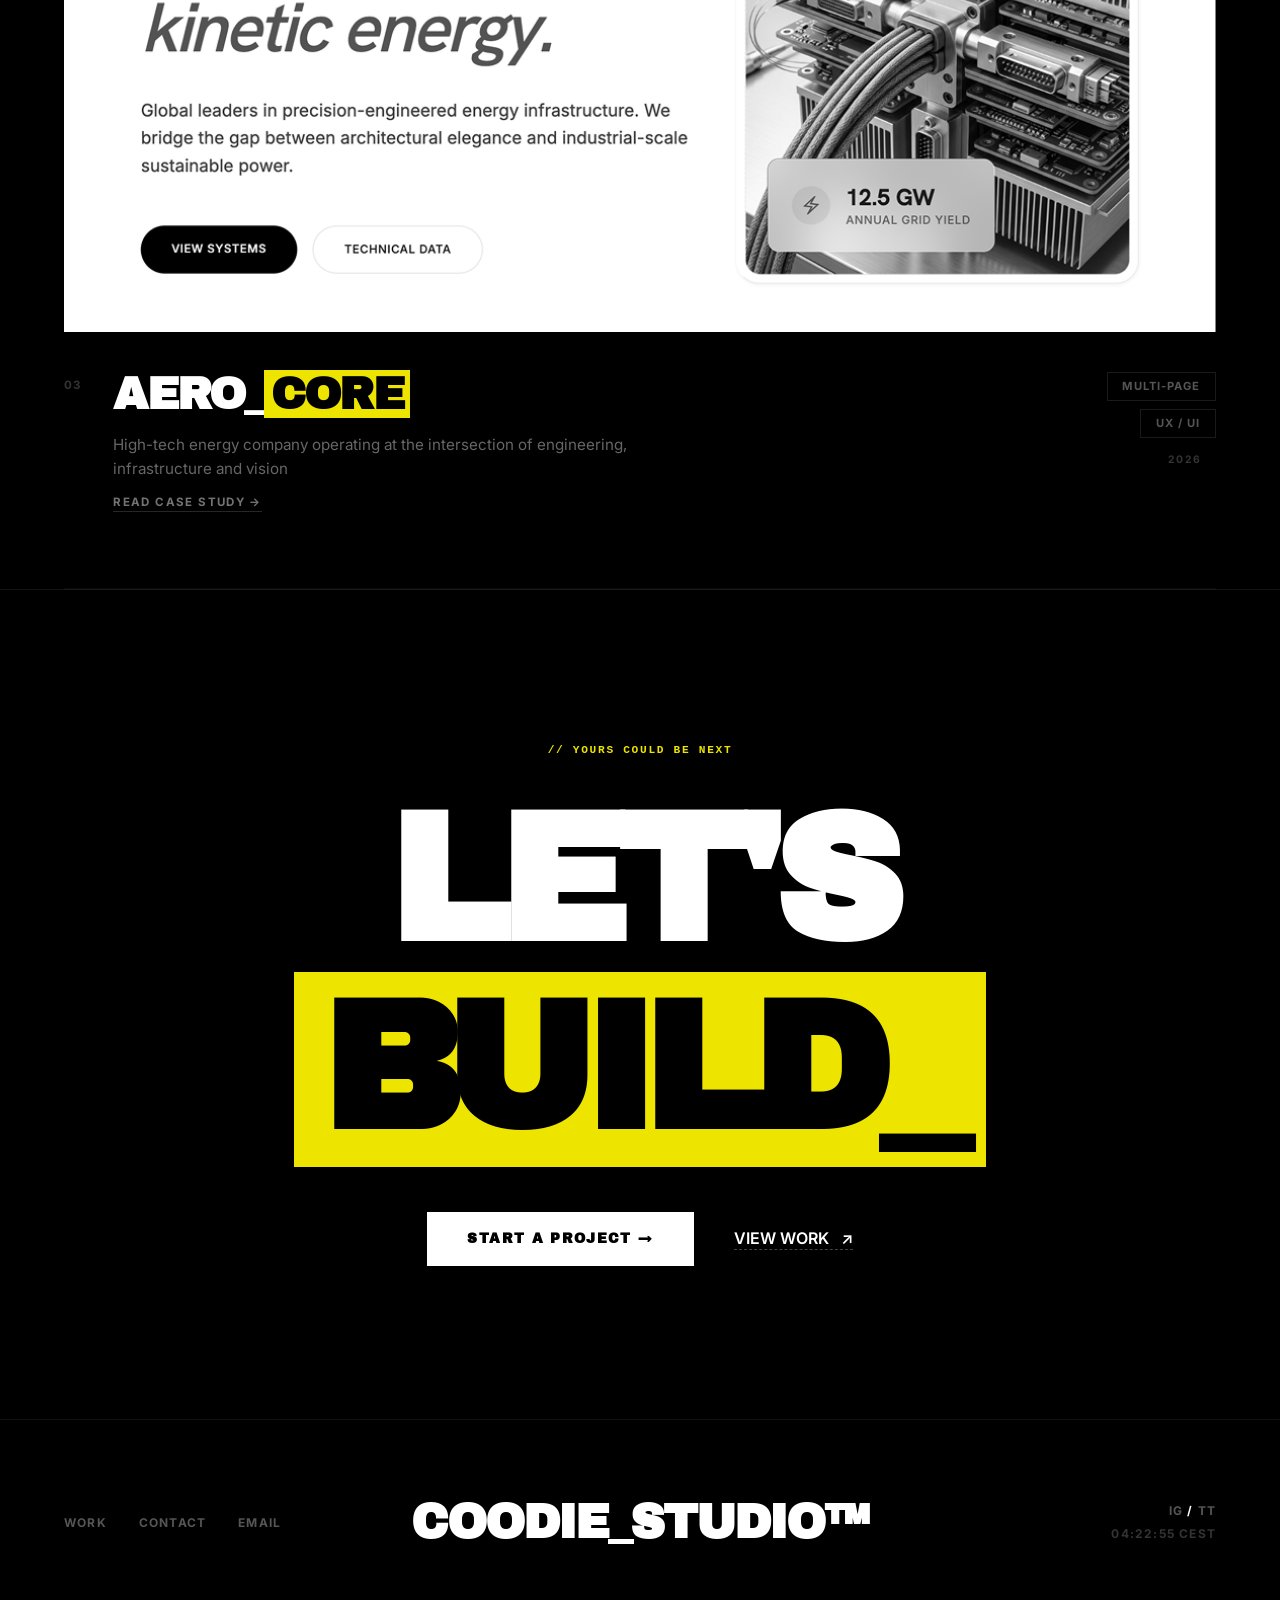
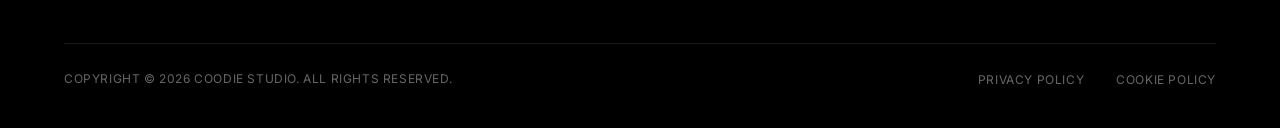
<file: works.html>
<!DOCTYPE html>
<html lang="en">

<head>
    <meta charset="UTF-8">
    <meta name="viewport" content="width=device-width, initial-scale=1.0">

    <title>COODIE_STUDIO™ – Selected Works & Case Studies</title>
    <meta name="description"
        content="Browse Coodie Studio's selected work: custom websites, e-commerce builds, and digital experiences crafted for international brands. No templates, just results.">
    <meta name="author" content="Vannia Rharbaoui Urbano">
    <meta name="robots" content="index, follow">

    <link rel="icon" type="image/webp" href="img/icon-coodie.webp">
    <link rel="preconnect" href="https://fonts.googleapis.com">
    <link rel="preconnect" href="https://fonts.gstatic.com" crossorigin>
    <link href="https://fonts.googleapis.com/css2?family=Archivo+Black&family=Inter:wght@400;500;600;700;800&display=swap" rel="stylesheet">
    <link rel="stylesheet" href="style.css">

    <meta property="og:title" content="Coodie Studio – Selected Works">
    <meta property="og:description" content="Custom web design and development case studies for growing brands.">
    <meta property="og:type" content="website">
    <meta property="og:url" content="https://coodie.it/work.html">
    <meta property="og:image" content="https://coodie.it/img/coodie-logo-black.webp">
    <link rel="apple-touch-icon" href="img/icon-coodie.webp">

    <link rel="canonical" href="https://coodie.it/works.html">
    <meta name="theme-color" content="#000000">

    <link rel="alternate" hreflang="en" href="https://coodie.it/works.html" />
    <link rel="alternate" hreflang="x-default" href="https://coodie.it/works.html" />


    <script type="application/ld+json">
        {
          "@context": "https://schema.org",
          "@graph": [
            {
              "@type": "CollectionPage",
              "@id": "https://coodie.it/works.html",
              "url": "https://coodie.it/works.html",
              "name": "Selected Works – Coodie Studio™",
              "description": "Custom-built digital experiences engineered to convert. Every project is the result of ruthless execution and zero compromise.",
              "inLanguage": "en",
              "isPartOf": { "@id": "https://coodie.it/#website" },
              "mainEntity": {
                "@type": "ItemList",
                "name": "Selected Works",
                "numberOfItems": 2,
                "itemListElement": [
                  {
                    "@type": "ListItem",
                    "position": 1,
                    "item": {
                      "@type": "CreativeWork",
                      "name": "LOOMLINE",
                      "description": "Bespoke one-page experience for a luxury brand entering the European market. Focused on immersive storytelling and conversion architecture.",
                      "dateCreated": "2026",
                      "creator": { "@id": "https://coodie.it/#organization" },
                      "keywords": ["Web Development", "One-Page", "Luxury Brand"]
                    }
                  },
                  {
                    "@type": "ListItem",
                    "position": 2,
                    "item": {
                      "@type": "CreativeWork",
                      "name": "SIGNAL™",
                      "description": "High-performance one-page site for a tech accessories brand. Custom UX flows designed to reduce friction and maximise conversions.",
                      "dateCreated": "2025",
                      "creator": { "@id": "https://coodie.it/#organization" },
                      "keywords": ["One Page", "UX / UI", "Tech Brand"]
                    }
                  }
                ]
              }
            }
          ]
        }
        </script>

    <!-- Google tag (gtag.js) -->
    <script async src="https://www.googletagmanager.com/gtag/js?id=G-1R3V6T7DMG"></script>
    <script>
        window.dataLayer = window.dataLayer || [];
        function gtag() { dataLayer.push(arguments); }
        gtag('js', new Date());

        gtag('config', 'G-1R3V6T7DMG');
    </script>
</head>

<body>

    <header class="minimal-header">
        <nav class="hero-nav">
            <div class="nav-left">
                <a href="works.html" class="nav-link">Work</a>
            </div>
            <div class="nav-center">
                <a href="/" class="logo-link">
                    <img src="img/icon-coodie.webp" alt="coodie_studio logo" class="brand-logo" loading="lazy"
                        width="800" height="600">
                </a>
            </div>
            <div class="nav-right desktop-only">
                <div class="services-dropdown">
                    <span class="nav-link services-trigger">Services</span>
                    <div class="services-menu">
                        <a href="onepage.html">One-Page Website</a>
                        <a href="ecommerce.html">E-Commerce Website</a>
                        <a href="multipage.html">Multi-Page Website</a>
                    </div>
                </div>
                <a href="about.html" class="nav-link">About</a>
                <a href="contact.html" class="nav-link">Contact</a>
            </div>
            <button class="hamburger mobile-only" id="menu-toggle" aria-label="Menu">
                <div class="hamburger-lines">
                    <span class="line line-top"></span>
                    <span class="line line-bottom"></span>
                </div>
            </button>
        </nav>

        <div class="mobile-menu-overlay" id="mobile-menu">
            <div class="menu-backdrop" id="menu-backdrop"></div>
            <nav class="mobile-nav-links">
                <div class="sidebar-header">
                    <span class="sidebar-logo">COODIE_STUDIO™</span>
                    <button class="close-sidebar" id="close-btn" aria-label="Close menu">&#10005;</button>
                </div>
                <div class="nav-links-wrapper">
                    <a href="works.html">Work</a>
                    <button class="mobile-services-trigger" id="mobile-services-btn" aria-expanded="false">
                        Services <span class="mobile-services-arrow">&#8595;</span>
                    </button>
                    <div class="mobile-services-submenu" id="mobile-services-submenu" aria-hidden="true">
                        <a href="onepage.html" target="_blank" rel="noopener">One-Page Website</a>
                        <a href="ecommerce.html" target="_blank" rel="noopener">E-Commerce Website</a>
                        <a href="multipage.html" target="_blank" rel="noopener">Multi-Page Website</a>
                    </div>
                    <a href="about.html">About</a>
                    <a href="contact.html">Contact</a>
                </div>
                <div class="sidebar-footer">
                    <div class="system-status">
                        <span class="pulse-dot"></span>
                        <span>CURRENTLY AVAILABLE FOR NEW PROJECT</span>
                    </div>
                </div>
            </nav>
        </div>
    </header>

    <!-- ======= PAGE HERO ======= -->
    <section class="work-page-hero">
        <div class="work-hero-inner">
            <span class="section-label">00 — SELECTED_ARCHIVES</span>
            <h1 class="work-hero-title">PROVEN_<br><span class="hl-yellow">IMPACT.</span></h1>
            <p class="work-hero-sub">Custom-built digital experiences engineered to convert. Every project below is the
                result of ruthless execution and zero compromise.</p>
        </div>
        <div class="work-hero-counter">
            <span class="counter-num">03</span>
            <span class="counter-label">Projects<br>Archived</span>
        </div>
    </section>

    <!-- ======= FILTER BAR ======= -->
    <div class="works-filter-bar">
        <button class="filter-btn active" data-filter="all">ALL</button>
        <button class="filter-btn" data-filter="onepage">One Page</button>
        <button class="filter-btn" data-filter="ecommerce">E-Commerce</button>
        <button class="filter-btn" data-filter="multipage">Multi Page</button>
    </div>

    <!-- ======= FULL WORKS GRID ======= -->
    <section class="full-works-section">

        <!-- Project 01 -->
        <article class="full-work-item" data-category="onepage">
            <a href="https://coodiestudio.github.io/Loomline/" target="_blank" rel="noopener" class="full-work-link"
                aria-label="View LOOMLINE project">
                <div class="full-work-image-wrap">
                    <img src="img/loomline.png" alt="LOOMLINE website" class="full-work-img" loading="lazy">
                    <div class="full-work-overlay">
                        <span class="full-work-cta">VIEW PROJECT <span class="arrow">↗</span></span>
                    </div>
                </div>
            </a>
            <div class="full-work-meta">
                <div class="full-work-meta-left">
                    <span class="full-work-index">01</span>
                    <div>
                        <h2 class="full-work-title">LOOM<span class="hl-yellow">LINE</span></h2>
                        <p class="full-work-desc">Bespoke one-page experience for a luxury brand entering the European
                            market. Focused on immersive storytelling and conversion architecture.</p>
                        <a href="casestudy-loomline.html" class="cs-read-link">READ CASE STUDY →</a>
                    </div>
                </div>
                <div class="full-work-tags">
                    <span class="work-tag">Web Development</span>
                    <span class="work-tag">One-Page</span>
                    <span class="work-tag work-tag--year">2026</span>
                </div>
            </div>
        </article>

        <div class="works-divider"></div>

        <!-- Project 02 -->
        <article class="full-work-item" data-category="multipage">
            <a href="https://coodiestudio.github.io/Klaus_Studio/" target="_blank" rel="noopener" class="full-work-link"
                aria-label="View KLAUS_STUDIO project">
                <div class="full-work-image-wrap">
                    <img src="img/klausstudio.png" alt="KLAUS_STUDIO website" class="full-work-img" loading="lazy">
                    <div class="full-work-overlay">
                        <span class="full-work-cta">VIEW PROJECT <span class="arrow">↗</span></span>
                    </div>
                </div>
            </a>
            <div class="full-work-meta">
                <div class="full-work-meta-left">
                    <span class="full-work-index">02</span>
                    <div>
                        <h2 class="full-work-title">KLAUS_<span class="hl-blue">STUDIO</span></h2>
                        <p class="full-work-desc">High-performance Multipage website built for an architecture studio.
                            Custom UX flows designed to reduce friction and maximise average order value.</p>
                        <a href="casestudy-klausstudio.html" class="cs-read-link">READ CASE STUDY →</a>
                    </div>
                </div>
                <div class="full-work-tags">
                    <span class="work-tag">Multi Page</span>
                    <span class="work-tag">UX / UI</span>
                    <span class="work-tag work-tag--year">2025</span>
                </div>
            </div>
        </article>

        <div class="works-divider"></div>


        <!-- Project 03 -->
        <article class="full-work-item" data-category="multipage">
            <a href="https://coodiestudio.github.io/Aero_core/" target="_blank" rel="noopener" class="full-work-link"
                aria-label="View Aero_Core project">
                <div class="full-work-image-wrap">
                    <img src="img/aerocore.png" alt="Aero_Core website" class="full-work-img" loading="lazy">
                    <div class="full-work-overlay">
                        <span class="full-work-cta">VIEW PROJECT <span class="arrow">↗</span></span>
                    </div>
                </div>
            </a>
            <div class="full-work-meta">
                <div class="full-work-meta-left">
                    <span class="full-work-index">03</span>
                    <div>
                        <h2 class="full-work-title">AERO_<span class="hl-yellow">CORE</span></h2>
                        <p class="full-work-desc">High-tech energy company operating at the intersection of engineering,
                            infrastructure and vision</p>
                        <a href="casestudy-aerocore.html" class="cs-read-link">READ CASE STUDY →</a>
                    </div>
                </div>
                <div class="full-work-tags">
                    <span class="work-tag">Multi-Page</span>
                    <span class="work-tag">UX / UI</span>
                    <span class="work-tag work-tag--year">2026</span>
                </div>
            </div>
        </article>

        <div class="works-divider"></div>

    </section>

    <!-- ======= NEXT PROJECT TEASER ======= -->
    <section class="about-cta-closer">
        <span class="cta-closer-label">// YOURS COULD BE NEXT</span>
        <h2 class="cta-closer-title">LET'S<br><span class="hl-yellow">BUILD_</span></h2>
        <div class="cta-closer-actions">
            <a href="contact.html" class="btn-solid-white">START A PROJECT →</a>
            <a href="works.html" class="btn-dashed">VIEW WORK <span class="arrow">↗</span></a>
        </div>
    </section>

    <!-- ======= FOOTER ======= -->
    <footer class="hyper-footer">
        <div class="footer-top-line">
            <div class="footer-nav-minimal">
                <a href="works.html">WORK</a>
                <a href="contact.html">CONTACT</a>
                <a href="mailto:coodie.studio@gmail.com">EMAIL</a>
            </div>
            <div class="footer-center">
                <h2 class="footer-brand-minimal">COODIE_STUDIO™</h2>
            </div>
            <div class="footer-meta-minimal">
                <div class="social-row">
                    <a href="https://www.instagram.com/coodie_studio/">IG</a>
                    <span>/</span>
                    <a href="https://www.tiktok.com/@coodie.studio?is_from_webapp=1&sender_device=pc">TT</a>
                </div>
                <span id="live-clock" class="minimal-clock">00:00:00 CEST</span>
            </div>
        </div>
        <div class="footer-legal-line">
            <p>Copyright © 2026 Coodie Studio. All rights reserved.</p>
            <ul class="policies" role="list">
                <li><a href="privacy.html" title="Read our privacy policy">Privacy Policy</a></li>
                <li><a href="cookie.html" title="Read our cookie policy">Cookie Policy</a></li>
            </ul>
        </div>
    </footer>

    <script src="script.js" defer></script>
</body>

</html>
</file>
<file: assets/css/style.css>
/* ─────────────────────────────────────────────
   Coodie — Brand Identity System
   Colors, typography, and tokens from brand kit
   ───────────────────────────────────────────── */

/* ── RESET ── */
*, *::before, *::after { margin: 0; padding: 0; box-sizing: border-box; }
html { scroll-behavior: smooth; font-size: 16px; }
body {
  background: #FAFAF7;
  color: #111110;
  font-family: 'Instrument Sans', sans-serif;
  font-size: 15px;
  line-height: 1.7;
  -webkit-font-smoothing: antialiased;
  -moz-osx-font-smoothing: grayscale;
  overflow-x: hidden;
}
img { max-width: 100%; display: block; }
a { color: inherit; text-decoration: none; }
button { font-family: inherit; }
ul, ol { list-style: none; padding: 0; }

/* ── TOKENS ── */
:root {
  --lime:    #D8F247;
  --lime-d:  #7A9200;
  --lime-mid:#AACE00;
  --ink:     #111110;
  --ink-2:   #5A5A56;
  --ink-3:   #A8A8A2;
  --border:  #E6E6E2;
  --bg:      #FAFAF7;
  --bg-2:    #F2F2EE;
}

/* ── CONTAINER ── */
.container {
  max-width: 1100px;
  margin: 0 auto;
  padding: 0 48px;
}

/* ── SCROLL REVEAL ── */
[data-reveal] {
  opacity: 0;
  transform: translateY(22px);
  transition: opacity .65s ease, transform .65s ease;
}
[data-reveal].revealed,
[data-reveal].no-anim {
  opacity: 1;
  transform: translateY(0);
}
[data-reveal][data-delay="1"] { transition-delay: .10s; }
[data-reveal][data-delay="2"] { transition-delay: .20s; }
[data-reveal][data-delay="3"] { transition-delay: .30s; }
[data-reveal][data-delay="4"] { transition-delay: .40s; }

/* Hero elements animate in immediately on load */
@keyframes heroUp {
  from { opacity: 0; transform: translateY(20px); }
  to   { opacity: 1; transform: translateY(0); }
}
.hero [data-reveal] {
  opacity: 0;
  animation: heroUp .65s ease forwards;
}
.hero [data-reveal][data-delay="1"] { animation-delay: .12s; }
.hero [data-reveal][data-delay="2"] { animation-delay: .26s; }
.hero [data-reveal][data-delay="3"] { animation-delay: .42s; }
.hero [data-reveal][data-delay="4"] { animation-delay: .58s; }

/* ══════════════════════════════════════
   NAVIGATION
══════════════════════════════════════ */
.nav {
  position: fixed;
  top: 0; left: 0; right: 0;
  z-index: 200;
  background: rgba(250,250,247,.9);
  backdrop-filter: blur(14px);
  -webkit-backdrop-filter: blur(14px);
  border-bottom: 1px solid transparent;
  transition: border-color .3s;
}
.nav.scrolled { border-color: var(--border); }

.nav-inner {
  max-width: 1100px;
  margin: 0 auto;
  padding: 0 48px;
  height: 68px;
  display: flex;
  align-items: center;
  justify-content: space-between;
  gap: 24px;
}

.nav-logo {
  display: flex;
  align-items: center;
  gap: 9px;
  flex-shrink: 0;
}
.nav-logo-icon {
  width: 30px;
  height: 30px;
  border-radius: 50%;
  object-fit: cover;
  flex-shrink: 0;
}
.nav-logo-word {
  height: 19px;
  width: auto;
}

.nav-links {
  display: flex;
  align-items: center;
  gap: 34px;
  list-style: none;
}
.nav-links a {
  font-size: 13px;
  font-weight: 500;
  color: var(--ink-2);
  letter-spacing: .02em;
  transition: color .18s;
}
.nav-links a:hover { color: var(--ink); }

.nav-cta {
  display: inline-flex;
  align-items: center;
  gap: 6px;
  font-size: 13px;
  font-weight: 600;
  letter-spacing: .02em;
  padding: 10px 20px;
  border-radius: 8px;
  background: var(--ink);
  color: var(--bg);
  white-space: nowrap;
  flex-shrink: 0;
  transition: opacity .18s, transform .18s;
}
.nav-cta:hover { opacity: .82; transform: translateY(-1px); }

/* Hamburger */
.nav-hamburger {
  display: none;
  flex-direction: column;
  gap: 5px;
  cursor: pointer;
  background: none;
  border: none;
  padding: 4px;
  z-index: 301;
}
.nav-hamburger span {
  display: block;
  width: 22px;
  height: 2px;
  background: var(--ink);
  border-radius: 2px;
  transition: transform .28s ease, opacity .28s ease;
}
.nav-hamburger.is-open span:nth-child(1) { transform: rotate(45deg) translate(5px, 5px); }
.nav-hamburger.is-open span:nth-child(2) { opacity: 0; transform: scaleX(0); }
.nav-hamburger.is-open span:nth-child(3) { transform: rotate(-45deg) translate(5px, -5px); }

/* Mobile overlay */
.mobile-overlay {
  display: none;
  position: fixed;
  inset: 0;
  z-index: 199;
  background: var(--bg);
  flex-direction: column;
  align-items: center;
  justify-content: center;
  gap: 6px;
  padding: 24px;
}
.mobile-overlay.is-open { display: flex; }
.mobile-overlay a {
  font-family: 'Syne', sans-serif;
  font-weight: 800;
  font-size: clamp(28px, 8vw, 44px);
  letter-spacing: -.04em;
  color: var(--ink);
  padding: 8px 0;
  transition: color .18s;
}
.mobile-overlay a:hover { color: var(--lime-mid); }
.mobile-overlay .mob-cta {
  margin-top: 20px;
  display: inline-flex;
  align-items: center;
  gap: 8px;
  font-family: 'Instrument Sans', sans-serif;
  font-size: 15px;
  font-weight: 600;
  padding: 14px 28px;
  border-radius: 8px;
  background: var(--lime);
  color: #2A3800;
}

/* ══════════════════════════════════════
   BUTTONS
══════════════════════════════════════ */
.btn {
  display: inline-flex;
  align-items: center;
  gap: 8px;
  font-family: 'Instrument Sans', sans-serif;
  font-size: 14px;
  font-weight: 600;
  letter-spacing: .02em;
  padding: 14px 26px;
  border-radius: 8px;
  border: 1px solid transparent;
  cursor: pointer;
  transition: opacity .15s, transform .15s;
  line-height: 1;
  white-space: nowrap;
  text-align: center;
}
.btn:hover { opacity: .82; transform: translateY(-1px); }
.btn-lime  { background: var(--lime); color: #2A3800; border-color: var(--lime); }
.btn-ink   { background: var(--ink); color: var(--bg); }
.btn-ghost { background: transparent; color: var(--ink-2); padding-left: 0; padding-right: 0; border-color: transparent; }
.btn-ghost:hover { color: var(--ink); opacity: 1; transform: none; }
.btn-outline { background: transparent; border-color: var(--border); color: var(--ink); }

/* ══════════════════════════════════════
   SECTION SHELL
══════════════════════════════════════ */
.section { padding: 112px 0; }
.sec-wrap { max-width: 1100px; margin: 0 auto; padding: 0 48px; }

.sec-eyebrow {
  font-size: 11px;
  font-weight: 600;
  letter-spacing: .18em;
  text-transform: uppercase;
  color: var(--ink-3);
  margin-bottom: 16px;
  display: flex;
  align-items: center;
  gap: 10px;
}
.sec-eyebrow::before {
  content: '';
  width: 20px;
  height: 1px;
  background: var(--ink-3);
  flex-shrink: 0;
}

.sec-headline {
  font-family: 'Syne', sans-serif;
  font-weight: 800;
  font-size: clamp(34px, 4.5vw, 58px);
  letter-spacing: -.05em;
  line-height: .96;
  color: var(--ink);
  margin-bottom: 20px;
}

.sec-desc {
  font-size: 16px;
  color: var(--ink-2);
  line-height: 1.65;
  max-width: 520px;
  letter-spacing: -.01em;
}

.sec-header { margin-bottom: 64px; }

/* ══════════════════════════════════════
   HERO
══════════════════════════════════════ */
.hero {
  min-height: 100svh;
  display: flex;
  flex-direction: column;
  justify-content: center;
  padding: 140px 48px 100px;
  position: relative;
  overflow: hidden;
}

/* Subtle dot grid texture */
.hero::before {
  content: '';
  position: absolute;
  inset: 0;
  background-image: radial-gradient(circle, rgba(127,127,120,.07) 1px, transparent 1px);
  background-size: 28px 28px;
  pointer-events: none;
  z-index: 0;
}

/* Lime glow */
.hero::after {
  content: '';
  position: absolute;
  width: 800px; height: 800px;
  background: radial-gradient(circle, rgba(216,242,71,.05) 0%, transparent 65%);
  top: 50%; left: 60%;
  transform: translate(-50%, -50%);
  pointer-events: none;
  z-index: 0;
}

.hero-inner {
  max-width: 1100px;
  margin: 0 auto;
  width: 100%;
  position: relative;
  z-index: 1;
}

.hero-kicker {
  font-size: 11px;
  font-weight: 600;
  letter-spacing: .18em;
  text-transform: uppercase;
  color: var(--ink-3);
  margin-bottom: 36px;
  display: flex;
  align-items: center;
  gap: 10px;
}
.hero-kicker::before {
  content: '';
  width: 24px;
  height: 1px;
  background: var(--ink-3);
}

.hero-h1 {
  font-family: 'Syne', sans-serif;
  font-weight: 800;
  font-size: clamp(52px, 8vw, 104px);
  letter-spacing: -.055em;
  line-height: .9;
  color: var(--ink);
  margin-bottom: 36px;
  max-width: 1000px;
}
.hero-h1 .accent { color: var(--lime-mid); }

.hero-sub {
  font-size: 17px;
  font-weight: 400;
  color: var(--ink-2);
  line-height: 1.65;
  max-width: 500px;
  margin-bottom: 52px;
  letter-spacing: -.01em;
}

.hero-actions {
  display: flex;
  align-items: center;
  gap: 12px;
  flex-wrap: wrap;
}

.hero-badges {
  display: flex;
  align-items: center;
  gap: 8px;
  flex-wrap: wrap;
  margin-top: 72px;
}
.hbadge {
  font-size: 11px;
  font-weight: 500;
  letter-spacing: .04em;
  padding: 5px 13px;
  border-radius: 100px;
  border: 1px solid var(--border);
  color: var(--ink-2);
}

.hero-scroll {
  position: absolute;
  bottom: 36px;
  right: 48px;
  display: flex;
  align-items: center;
  gap: 8px;
  font-size: 10px;
  font-weight: 600;
  letter-spacing: .14em;
  text-transform: uppercase;
  color: var(--ink-3);
  writing-mode: vertical-rl;
  gap: 10px;
}
.hero-scroll-line {
  width: 1px;
  height: 32px;
  background: var(--ink-3);
}

/* ══════════════════════════════════════
   SERVICES
══════════════════════════════════════ */
.services-grid {
  display: grid;
  grid-template-columns: repeat(2, 1fr);
  gap: 1px;
  background: var(--border);
  border: 1px solid var(--border);
  overflow: hidden;
}

.srv-card {
  background: var(--bg);
  padding: 44px 40px;
  position: relative;
  transition: background .2s;
}

/* bottom lime bar on hover */
.srv-card::after {
  content: '';
  position: absolute;
  bottom: 0; left: 0;
  height: 2px;
  width: 0;
  background: var(--lime);
  transition: width .4s ease;
}
.srv-card:hover::after { width: 100%; }

.srv-icon {
  width: 44px; height: 44px;
  border-radius: 10px;
  background: var(--bg-2);
  display: flex;
  align-items: center;
  justify-content: center;
  font-size: 20px;
  margin-bottom: 24px;
  flex-shrink: 0;
  transition: background .2s;
}
.srv-card:hover .srv-icon { background: rgba(216,242,71,.18); }

.srv-title {
  font-family: 'Syne', sans-serif;
  font-weight: 700;
  font-size: 20px;
  letter-spacing: -.02em;
  color: var(--ink);
  margin-bottom: 12px;
}

.srv-desc {
  font-size: 14px;
  color: var(--ink-2);
  line-height: 1.7;
  margin-bottom: 24px;
}

.srv-tags {
  display: flex;
  flex-wrap: wrap;
  gap: 6px;
  list-style: none;
  padding: 0;
}
.srv-tag {
  font-size: 11px;
  font-weight: 500;
  letter-spacing: .04em;
  padding: 4px 11px;
  border-radius: 100px;
  border: 1px solid var(--border);
  color: var(--ink-3);
}

/* ══════════════════════════════════════
   PRICING
══════════════════════════════════════ */
.pricing-section { background: var(--bg-2); }

.pricing-grid {
  display: grid;
  grid-template-columns: repeat(3, 1fr);
  gap: 16px;
  align-items: start;
}

.price-card {
  background: var(--bg);
  border: 1px solid var(--border);
  border-radius: 16px;
  padding: 36px 32px;
  transition: box-shadow .25s, transform .25s;
}
.price-card:hover {
  box-shadow: 0 16px 48px rgba(0,0,0,.08);
  transform: translateY(-3px);
}
.price-card.featured {
  background: var(--ink);
  border-color: var(--ink);
}

.price-badge {
  display: inline-flex;
  align-items: center;
  gap: 5px;
  font-size: 10px;
  font-weight: 600;
  letter-spacing: .08em;
  text-transform: uppercase;
  padding: 4px 11px;
  border-radius: 100px;
  margin-bottom: 24px;
}
.price-badge.neutral {
  background: var(--bg-2);
  color: var(--ink-2);
  border: 1px solid var(--border);
}
.price-badge.popular {
  background: rgba(216,242,71,.18);
  color: #4A6000;
  border: 1px solid rgba(216,242,71,.5);
}
.price-card.featured .price-badge.popular {
  background: rgba(216,242,71,.12);
  color: var(--lime);
  border-color: rgba(216,242,71,.3);
}

.price-name {
  font-family: 'Syne', sans-serif;
  font-weight: 800;
  font-size: 22px;
  letter-spacing: -.03em;
  color: var(--ink);
  margin-bottom: 8px;
}
.price-card.featured .price-name { color: #F0F0EC; }

.price-num {
  font-family: 'Syne', sans-serif;
  font-weight: 800;
  font-size: 46px;
  letter-spacing: -.05em;
  line-height: 1;
  color: var(--ink);
  margin-bottom: 4px;
}
.price-card.featured .price-num { color: #F0F0EC; }

.price-note {
  font-size: 12px;
  color: var(--ink-3);
  margin-bottom: 28px;
  letter-spacing: .01em;
}
.price-card.featured .price-note { color: rgba(240,240,236,.4); }

.price-sep {
  height: 1px;
  background: var(--border);
  margin-bottom: 28px;
}
.price-card.featured .price-sep { background: rgba(255,255,255,.1); }

.price-features {
  list-style: none;
  display: flex;
  flex-direction: column;
  gap: 13px;
  margin-bottom: 36px;
}
.price-features li {
  display: flex;
  align-items: flex-start;
  gap: 10px;
  font-size: 13px;
  color: var(--ink-2);
  line-height: 1.5;
}
.price-card.featured .price-features li { color: rgba(240,240,236,.65); }

.pf-check {
  width: 16px; height: 16px;
  border-radius: 50%;
  background: rgba(216,242,71,.15);
  border: 1px solid rgba(216,242,71,.4);
  display: flex;
  align-items: center;
  justify-content: center;
  flex-shrink: 0;
  margin-top: 1px;
  font-size: 8px;
  color: var(--lime-d);
  font-weight: 700;
}
.price-card.featured .pf-check {
  background: rgba(216,242,71,.12);
  border-color: rgba(216,242,71,.25);
  color: var(--lime);
}

.price-btn { width: 100%; justify-content: center; }
.price-card.featured .btn-outline {
  border-color: rgba(255,255,255,.2);
  color: #F0F0EC;
}
.price-card.featured .btn-outline:hover { border-color: rgba(255,255,255,.5); }

.pricing-footnote {
  text-align: center;
  margin-top: 32px;
  font-size: 13px;
  color: var(--ink-3);
}
.pricing-footnote a {
  color: var(--ink);
  font-weight: 600;
  text-decoration: underline;
  text-underline-offset: 3px;
  transition: color .18s;
}
.pricing-footnote a:hover { color: var(--lime-mid); }

/* ══════════════════════════════════════
   PROCESS
══════════════════════════════════════ */
.process-grid {
  display: grid;
  grid-template-columns: repeat(4, 1fr);
  gap: 1px;
  background: var(--border);
  border: 1px solid var(--border);
}

.proc-step {
  background: var(--bg);
  padding: 40px 32px;
}

.proc-accent {
  width: 20px; height: 3px;
  border-radius: 2px;
  background: var(--lime);
  margin-bottom: 24px;
}

.proc-num {
  font-family: 'Syne', sans-serif;
  font-weight: 800;
  font-size: 48px;
  letter-spacing: -.06em;
  opacity: .07;
  line-height: 1;
  color: var(--ink);
  margin-bottom: 16px;
}

.proc-title {
  font-family: 'Syne', sans-serif;
  font-weight: 700;
  font-size: 16px;
  letter-spacing: -.01em;
  color: var(--ink);
  margin-bottom: 10px;
}

.proc-desc {
  font-size: 13px;
  color: var(--ink-2);
  line-height: 1.68;
}

/* ══════════════════════════════════════
   CONTACT
══════════════════════════════════════ */
.contact-section {
  background: var(--ink);
  padding: 112px 0;
}

.contact-layout {
  display: grid;
  grid-template-columns: 1fr 1.1fr;
  gap: 80px;
  align-items: start;
}

/* left column */
.contact-left .sec-eyebrow { color: rgba(240,240,236,.3); }
.contact-left .sec-eyebrow::before { background: rgba(240,240,236,.3); }
.contact-left .sec-headline { color: #F0F0EC; }
.contact-left .sec-desc { color: rgba(240,240,236,.5); }

.contact-meta {
  margin-top: 48px;
  display: flex;
  flex-direction: column;
  gap: 14px;
}
.contact-meta-item {
  display: flex;
  align-items: center;
  gap: 12px;
  font-size: 14px;
  color: rgba(240,240,236,.5);
}
.contact-meta-ico {
  width: 34px; height: 34px;
  border-radius: 8px;
  background: rgba(255,255,255,.06);
  display: flex;
  align-items: center;
  justify-content: center;
  font-size: 14px;
  flex-shrink: 0;
}
.contact-meta-item a {
  color: rgba(240,240,236,.55);
  transition: color .18s;
}
.contact-meta-item a:hover { color: var(--lime); }

/* right column — form */
.contact-form {
  display: flex;
  flex-direction: column;
  gap: 14px;
}

.form-row-2 {
  display: grid;
  grid-template-columns: 1fr 1fr;
  gap: 12px;
}

.form-field {
  display: flex;
  flex-direction: column;
  gap: 6px;
}

.form-label {
  font-size: 11px;
  font-weight: 600;
  letter-spacing: .1em;
  text-transform: uppercase;
  color: rgba(240,240,236,.35);
}

.form-input,
.form-select,
.form-textarea {
  width: 100%;
  padding: 13px 16px;
  border: 1px solid rgba(255,255,255,.1);
  border-radius: 8px;
  font-family: 'Instrument Sans', sans-serif;
  font-size: 14px;
  color: #F0F0EC;
  background: rgba(255,255,255,.05);
  outline: none;
  transition: border-color .18s, background .18s;
  -webkit-appearance: none;
}
.form-input::placeholder,
.form-textarea::placeholder { color: rgba(240,240,236,.22); }
.form-input:focus,
.form-select:focus,
.form-textarea:focus {
  border-color: rgba(216,242,71,.35);
  background: rgba(255,255,255,.07);
}
.form-input.error { border-color: rgba(255,100,100,.4); }

.form-select {
  cursor: pointer;
  color: rgba(240,240,236,.6);
  background-image: url("data:image/svg+xml,%3Csvg width='12' height='7' viewBox='0 0 12 7' fill='none' xmlns='http://www.w3.org/2000/svg'%3E%3Cpath d='M1 1L6 6L11 1' stroke='rgba(240,240,236,0.35)' stroke-width='1.5' stroke-linecap='round' stroke-linejoin='round'/%3E%3C/svg%3E");
  background-repeat: no-repeat;
  background-position: right 14px center;
  padding-right: 40px;
}
.form-select option { background: #1A1A18; color: #F0F0EC; }

.form-textarea {
  resize: vertical;
  min-height: 120px;
  line-height: 1.6;
}

.form-submit { margin-top: 6px; }
.form-submit .btn {
  width: 100%;
  justify-content: center;
  padding: 16px 24px;
  font-size: 15px;
  position: relative;
}
.form-submit .btn:disabled {
  opacity: .5;
  cursor: not-allowed;
  transform: none;
}

.form-fine {
  font-size: 12px;
  color: rgba(240,240,236,.25);
  text-align: center;
  letter-spacing: .02em;
  margin-top: 4px;
}

.form-success {
  display: none;
  text-align: center;
  padding: 48px 24px;
  background: rgba(216,242,71,.06);
  border: 1px solid rgba(216,242,71,.18);
  border-radius: 14px;
  color: #F0F0EC;
}
.form-success .success-star {
  font-size: 40px;
  margin-bottom: 16px;
  color: var(--lime);
  display: block;
}
.form-success h3 {
  font-family: 'Syne', sans-serif;
  font-weight: 700;
  font-size: 22px;
  letter-spacing: -.02em;
  margin-bottom: 10px;
}
.form-success p {
  font-size: 14px;
  color: rgba(240,240,236,.55);
  line-height: 1.6;
  max-width: 300px;
  margin: 0 auto;
}

/* ══════════════════════════════════════
   FOOTER
══════════════════════════════════════ */
footer {
  background: var(--ink);
  border-top: 1px solid rgba(255,255,255,.07);
  padding: 44px 0;
}
.footer-inner {
  max-width: 1100px;
  margin: 0 auto;
  padding: 0 48px;
  display: flex;
  align-items: center;
  justify-content: space-between;
  flex-wrap: wrap;
  gap: 20px;
}
.footer-logo {
  display: flex;
  align-items: center;
  gap: 10px;
}
.footer-logo-icon {
  width: 28px; height: 28px;
  border-radius: 50%;
  object-fit: cover;
  flex-shrink: 0;
}
.footer-logo-word {
  height: 17px;
  width: auto;
}
.footer-nav {
  display: flex;
  align-items: center;
  gap: 28px;
  list-style: none;
  flex-wrap: wrap;
}
.footer-nav a {
  font-size: 12px;
  font-weight: 500;
  letter-spacing: .06em;
  text-transform: uppercase;
  color: rgba(240,240,236,.35);
  transition: color .18s;
}
.footer-nav a:hover { color: rgba(240,240,236,.75); }
.footer-copy {
  font-size: 12px;
  color: rgba(240,240,236,.25);
  letter-spacing: .04em;
  text-align: right;
  line-height: 1.8;
}

/* ══════════════════════════════════════
   RESPONSIVE
══════════════════════════════════════ */
@media (max-width: 1024px) {
  .process-grid  { grid-template-columns: repeat(2, 1fr); }
  .pricing-grid  { grid-template-columns: 1fr; max-width: 440px; margin: 0 auto; }
  .price-card.featured { order: -1; }
  .contact-layout { grid-template-columns: 1fr; gap: 52px; }
}

@media (max-width: 820px) {
  .container, .sec-wrap, .footer-inner { padding-left: 24px; padding-right: 24px; }
  .nav-inner { padding: 0 24px; }
  .hero { padding: 120px 24px 80px; }
  .hero-scroll { display: none; }
  .section { padding: 80px 0; }
  .contact-section { padding: 80px 0; }
  .nav-links, .nav-cta { display: none; }
  .nav-hamburger { display: flex; }
  .services-grid { grid-template-columns: 1fr; }
  .footer-inner { flex-direction: column; align-items: flex-start; }
  .footer-copy { text-align: left; }
}

@media (max-width: 600px) {
  .hero-h1 { font-size: 44px; }
  .sec-headline { font-size: 30px; }
  .hero-actions { flex-direction: column; align-items: flex-start; width: 100%; }
  .hero-actions .btn:not(.btn-ghost) { width: 100%; justify-content: center; }
  .form-row-2 { grid-template-columns: 1fr; }
  .process-grid { grid-template-columns: 1fr; }
  .pricing-grid { max-width: 100%; }
  .hero-badges { gap: 6px; }
  .srv-card { padding: 32px 24px; }
  .proc-step { padding: 32px 24px; }
}
</file>
<file: style.css>
/* =========================================
   VARIABILI & RESET
   ========================================= */
:root {
    --text-light: #ffffff;
    --font-main: 'Inter', -apple-system, sans-serif;
    --font-display: 'Archivo Black', sans-serif;
    --ease-out-expo: cubic-bezier(0.16, 1, 0.3, 1);
    --sys-bg: #000000;
    --sys-text: #ffffff;
    --accent: #00FF41;
    /* ── Design System v2 ── */
    --yellow: #EDE500;
    --blue: #5BC8F5;
    --green: #00FF41;
}

/* Utility border classes */
.border-top {
    border-top: 1px solid rgba(255, 255, 255, 0.1);
}

.border-all {
    border: 1px solid rgba(255, 255, 255, 0.1);
}

/* Screen reader only utility */
.sr-only {
    position: absolute;
    width: 1px;
    height: 1px;
    padding: 0;
    margin: -1px;
    overflow: hidden;
    clip: rect(0, 0, 0, 0);
    white-space: nowrap;
    border: 0;
}

* {
    margin: 0;
    padding: 0;
    box-sizing: border-box;
}

body {
    font-family: var(--font-main);
    background-color: #000;
    color: var(--text-light);
    -webkit-font-smoothing: antialiased;
    overflow-x: hidden;
}

body.no-scroll {
    overflow: hidden;
}

a {
    color: var(--text-light);
    text-decoration: none;
}


/* =========================================
   DESIGN SYSTEM v2 — COODIE STUDIO
   Fonts : Archivo Black (display) + Inter (body)
   Yellow #EDE500 | Blue #5BC8F5 | Green #00FF41
   ========================================= */

/* Highlight blocks — post-style rectangular highlights */
.hl-yellow {
    background-color: var(--yellow);
    color: #000;
    padding: 0.04em 0.14em;
    display: inline;
    box-decoration-break: clone;
    -webkit-box-decoration-break: clone;
}

.hl-blue {
    background-color: var(--blue);
    color: #fff;
    padding: 0.04em 0.14em;
    display: inline;
    box-decoration-break: clone;
    -webkit-box-decoration-break: clone;
}

/* Display typography — Archivo Black applied globally */
h1, h2, h3,
.marquee-content,
.section-title,
.engine-title,
.service-name,
.about-mega-title,
.manifesto-headline,
.philosophy-title,
.philosophy-card-title,
.founder-title,
.process-title,
.cta-closer-title,
.contact-hero-title,
.work-hero-title,
.teaser-title,
.svc-hero-title,
.svc-pricing-title,
.svc-faq-title,
.svc-process-title,
.svc-other-name,
.full-work-title,
.referral-title,
.footer-brand-minimal,
.work-info h3 {
    font-family: var(--font-display);
}

/* Button — Yellow variant */
.btn-yellow {
    display: inline-flex;
    align-items: center;
    gap: 0.8rem;
    background-color: var(--yellow);
    color: #000;
    font-family: var(--font-display);
    font-size: 0.85rem;
    letter-spacing: 0.06em;
    text-transform: uppercase;
    padding: 1rem 2rem;
    border: none;
    cursor: pointer;
    transition: background 0.3s ease, color 0.3s ease, transform 0.3s var(--ease-out-expo);
    white-space: nowrap;
}

.btn-yellow:hover {
    background: var(--blue);
    color: #fff;
    transform: translateX(4px);
}

/* Button — Blue variant */
.btn-blue {
    display: inline-flex;
    align-items: center;
    gap: 0.8rem;
    background-color: var(--blue);
    color: #fff;
    font-family: var(--font-display);
    font-size: 0.85rem;
    letter-spacing: 0.06em;
    text-transform: uppercase;
    padding: 1rem 2rem;
    border: none;
    cursor: pointer;
    transition: background 0.3s ease, color 0.3s ease, transform 0.3s var(--ease-out-expo);
    white-space: nowrap;
}

.btn-blue:hover {
    background: var(--yellow);
    color: #000;
    transform: translateX(4px);
}

/* Numbered badge — post-style */
.num-badge {
    display: inline-flex;
    align-items: center;
    justify-content: center;
    width: 2.8rem;
    height: 2.8rem;
    font-family: var(--font-display);
    font-size: 1rem;
    flex-shrink: 0;
    letter-spacing: 0;
}

.num-badge.yellow { background-color: var(--yellow); color: #000; }
.num-badge.blue   { background-color: var(--blue);   color: #fff; }


/* =========================================
   HERO
   ========================================= */
.hero-section {
    position: relative;
    width: 100vw;
    height: 100vh;
    overflow: hidden;
    display: flex;
    flex-direction: column;
}

/* --- Navbar --- */
.hero-nav {
    position: absolute;
    top: 0;
    left: 0;
    width: 100%;
    padding: 2vw 2.5vw;
    z-index: 100;
    display: grid;
    grid-template-columns: 1fr auto 1fr;
    align-items: center;
}

.nav-left {
    justify-self: start;
}

.nav-center {
    justify-self: center;
    display: flex;
    align-items: center;
    justify-content: center;
}

.nav-right {
    justify-self: end;
    display: flex;
    gap: 2rem;
}

.nav-link {
    font-size: 0.9rem;
    font-weight: 500;
    transition: opacity 0.3s ease;
}

.nav-link:hover {
    opacity: 0.7;
}

.brand-logo {
    height: 24px;
    width: auto;
    object-fit: contain;
}

/* --- Marquee --- */
.marquee-container {
    position: absolute;
    top: 50%;
    left: 0;
    width: 100vw;
    transform: translateY(-50%);
    overflow: hidden;
    z-index: 1;
    pointer-events: none;
}

.marquee-content {
    display: inline-flex;
    white-space: nowrap;
    font-size: 18vw;
    font-weight: 900;
    letter-spacing: -0.05em;
    text-transform: uppercase;
    animation: scrollText 30s linear infinite;
}

.marquee-content::after {
    content: attr(data-text);
}

@keyframes scrollText {
    0% {
        transform: translateX(0);
    }

    100% {
        transform: translateX(-50%);
    }
}

/* --- Bottom section --- */
.hero-bottom {
    position: absolute;
    bottom: 0;
    left: 0;
    width: 100%;
    padding: 2.5vw;
    z-index: 10;
    display: flex;
    justify-content: space-between;
    align-items: flex-end;
}

.bottom-left h1 {
    font-size: clamp(1.2rem, 2.5vw, 2.5rem);
    font-weight: 500;
    line-height: 1.1;
    letter-spacing: -0.02em;
}

/* --- Bottone fisso --- */
.bottom-right {
    position: fixed;
    bottom: 2.5vw;
    right: 2.5vw;
    z-index: 9999;
}


/* =========================================
   BOTTONE PILL
   ========================================= */
.btn-pill {
    display: inline-block;
    padding: 1rem 2rem;
    background-color: rgba(255, 255, 255, 0.15);
    backdrop-filter: blur(10px);
    -webkit-backdrop-filter: blur(10px);
    border: 1px solid rgba(255, 255, 255, 0.3);
    font-size: 0.9rem;
    font-weight: 500;
    color: var(--text-light);
    white-space: nowrap;
    transition: all 0.3s var(--ease-out-expo);
}

.btn-pill:hover {
    background-color: var(--text-light);
    color: #000;
    transform: scale(1.05);
}


/* =========================================
   NAVBAR MOBILE & HAMBURGER
   ========================================= */
.mobile-only {
    display: none;
}

.desktop-only {
    display: flex;
}

.hamburger {
    background: transparent;
    border: none;
    cursor: pointer;
    padding: 10px;
    justify-self: end;
    z-index: 101;
}

.hamburger-lines {
    width: 24px;
    height: 10px;
    position: relative;
}

.line {
    position: absolute;
    left: 0;
    width: 100%;
    height: 2px;
    background: var(--text-light);
    transition: transform 0.4s var(--ease-out-expo), top 0.4s var(--ease-out-expo);
}

.line-top {
    top: 0;
}

.line-bottom {
    top: 8px;
}

/* Stato attivo hamburger: entrambe le classi formano la X */
.hamburger.is-active .line-top,
.hamburger.active .line-top {
    top: 4px;
    transform: rotate(45deg);
}

.hamburger.is-active .line-bottom,
.hamburger.active .line-bottom {
    top: 4px;
    transform: rotate(-45deg);
}

/* --- Overlay menu mobile (sidebar da destra) ---
   Visibile solo su mobile via media query, qui solo la base */
.mobile-menu-overlay {
    display: none;
    /* attivato dal media query */
}

/* Container del dropdown desktop */
.services-dropdown {
    position: relative;
    display: inline-block;
}

.services-trigger {
    cursor: pointer;
    user-select: none;
}

.services-menu {
    display: none;
    position: absolute;
    top: 100%;

    /* 1. Sposta il bordo sinistro al centro della parola */
    left: 60%;

    /* 2. Trasla il menu all'indietro del 50% della SUA larghezza */
    transform: translateX(-50%);

    background-color: #000;
    border: 1px solid rgba(255, 255, 255, 0.15);
    min-width: 220px;
    z-index: 999;
    margin-top: 10px;
}

/* IMPORTANTE: Mantieni la classe active così */
.services-menu.active {
    display: block;
}

.services-menu a {
    display: block;
    padding: 15px 20px;
    color: #fff;
    font-size: 0.8rem;
    text-transform: uppercase;
    border-bottom: 1px solid rgba(255, 255, 255, 0.1);
    transition: background 0.2s ease, color 0.2s ease;
}

.services-menu a:last-child {
    border-bottom: none;
}

.services-menu a:hover {
    background-color: var(--accent);
    color: #000;
}


/* =========================================
   SEZIONE ABOUT
   ========================================= */
.about-section {
    padding: 8vw 5vw;
    background-color: var(--sys-bg);
    color: var(--sys-text);
}

.about-grid {
    display: grid;
    grid-template-columns: 1fr 2fr;
    gap: 4vw;
    align-items: start;
}

/* Colonna sinistra */
.about-title-col {
    text-align: right;
    display: flex;
    flex-direction: column;
    gap: 1.5rem;
    padding-right: 2vw;
}

.about-title-col h2 {
    font-size: clamp(2rem, 3.5vw, 4rem);
    font-weight: 700;
    letter-spacing: -0.04em;
    line-height: 1;
    text-transform: uppercase;
    color: var(--sys-text);
}

.about-title-col p {
    font-size: 1.1rem;
    color: #888;
    max-width: 80%;
    align-self: flex-end;
}

/* Colonna destra */
.about-content-col {
    text-align: left;
    display: flex;
    flex-direction: column;
    gap: 3vw;
}

.long-desc,
.short-desc {
    font-size: 1.2rem;
    line-height: 1.5;
    color: var(--sys-text);
    max-width: 85%;
}

.long-desc {
    padding-bottom: 2vw;
}

/* Immagine */
.about-image-wrapper {
    width: 60%;
    aspect-ratio: 16/9;
    overflow: hidden;
    position: relative;
    padding: 0.5rem;
}

.about-image-wrapper img {
    width: 100%;
    height: 100%;
    object-fit: cover;
    filter: grayscale(100%);
}

.border-dashed {
    border: 1px dashed rgba(136, 136, 136, 0.3);
}

/* Bottone dashed */
.btn-dashed {
    display: inline-block;
    color: var(--sys-text);
    text-decoration: none;
    font-size: 1rem;
    font-weight: 600;
    position: relative;
    padding-bottom: 2px;
}

.btn-dashed::after {
    content: '';
    position: absolute;
    bottom: 0;
    left: 0;
    width: 100%;
    height: 1px;
    border-bottom: 1px dashed rgba(136, 136, 136, 0.5);
    transition: all 0.3s ease;
}

.btn-dashed:hover::after {
    border-bottom: 1px solid var(--sys-text);
}

.btn-dashed .arrow {
    margin-left: 0.5rem;
}


/* =========================================
   SEZIONE WORKS
   ========================================= */
.works-section {
    padding: 10vw 5vw;
    background-color: #000;
    border-top: 1px solid rgba(255, 255, 255, 0.1);
}

.section-header {
    margin-bottom: 6vw;
}

/* --- Labels & titoli condivisi --- */
.section-label {
    font-size: 0.8rem;
    font-weight: 500;
    letter-spacing: 0.1em;
    color: #888;
}

.section-title {
    font-size: clamp(3rem, 8vw, 10rem);
    font-weight: 800;
    line-height: 0.8;
    letter-spacing: -0.05em;
    margin-top: 1rem;
}

/* --- Griglia works --- */
.works-grid {
    display: grid;
    grid-template-columns: repeat(3, 1fr);
    gap: 2rem;
}

@media (max-width: 1024px) {
    .works-grid {
        grid-template-columns: 1fr 1fr;
    }
}

@media (max-width: 768px) {
    .works-grid {
        grid-template-columns: 1fr;
    }
}

.work-item-wrapper {
    display: block;
    text-decoration: none;
    color: inherit;
}

.work-item {
    cursor: pointer;
    position: relative;
}

.work-image-container {
    width: 100%;
    aspect-ratio: 430 / 325;
    position: relative;
    overflow: hidden;
    background: #111;
}

.work-img {
    width: 100%;
    height: 100%;
    object-fit: cover;
    transition: transform 0.6s var(--ease-out-expo), filter 0.6s ease;
}

.work-overlay {
    position: absolute;
    top: 0;
    left: 0;
    width: 100%;
    height: 100%;
    background: rgba(0, 0, 0, 0.6);
    backdrop-filter: blur(0px);
    display: flex;
    align-items: center;
    justify-content: center;
    opacity: 0;
    transform: translateY(100%);
    transition: opacity 0.4s ease, transform 0.6s var(--ease-out-expo), backdrop-filter 0.4s ease;
}

.work-category {
    font-size: 0.9rem;
    text-transform: uppercase;
    letter-spacing: 0.2em;
    font-weight: 600;
    border: 1px solid #fff;
    padding: 0.8rem 1.5rem;
}

.work-item:hover .work-img {
    filter: grayscale(100%);
}

.work-item:hover .work-overlay {
    opacity: 1;

}

.work-info {
    display: flex;
    justify-content: space-between;
    align-items: flex-start;
    margin-top: 1.5rem;
    padding-bottom: 0.5rem;
    border-bottom: 1px solid rgba(255, 255, 255, 0.2);
}

.work-info h3 {
    font-size: 1.5rem;
    font-weight: 700;
    letter-spacing: -0.02em;
}

.work-year {
    font-size: 0.9rem;
    color: #888;
}

.works-footer {
    margin-top: 6vw;
    text-align: center;
}

.view-all {
    font-size: 1.1rem;
    font-weight: 600;
    color: #fff;
    transition: opacity 0.3s ease;
}

.view-all:hover {
    opacity: 0.6;
}


/* =========================================
   SEZIONE SERVICES
   ========================================= */
.services-section {
    padding: 10vw 5vw;
    background-color: #000;
}

.services-header {
    margin-bottom: 8vw;
    display: flex;
    flex-direction: column;
    gap: 1rem;
}

/* Sovrascrive margin-top di .section-title solo qui */
.services-header .section-title {
    text-transform: uppercase;
    color: #fff;
    margin-top: 0;
}

.section-manifesto {
    font-size: clamp(1rem, 2.5vw, 1.8rem);
    line-height: 1.3;
    max-width: 800px;
    color: #fff;
    font-weight: 500;
    margin-top: 2rem;
}

/* --- Griglia servizi --- */
.services-list-grid {
    display: grid;
    grid-template-columns: repeat(3, 1fr);
    gap: 2.5vw;
    border-top: 1px dashed rgba(255, 255, 255, 0.2);
    padding-top: 2.5vw;
}

.service-item {
    background-color: #0d0d0d;
    padding: 2.5vw;
    display: flex;
    flex-direction: column;
    justify-content: space-between;
    border-bottom: 1px dashed rgba(255, 255, 255, 0.2);
    transition: background-color 0.4s ease;
}

.service-item:hover {
    background-color: #1a1a1a;
}

.service-meta {
    display: flex;
    justify-content: space-between;
    align-items: center;
    padding-bottom: 1.5vw;
    border-bottom: 1px dashed rgba(255, 255, 255, 0.2);
}

.service-num {
    font-size: 1rem;
    color: #555;
    font-weight: 600;
}

.work-link {
    font-size: 0.8rem;
    font-weight: 600;
    color: #888;
    transition: color 0.3s ease;
}

.work-link:hover {
    color: #fff;
}

.work-link span {
    margin-left: 5px;
}

.service-info {
    margin-top: 2vw;
    margin-bottom: 3vw;
}

.service-name {
    font-size: clamp(2rem, 3.5vw, 4rem);
    font-weight: 800;
    letter-spacing: -0.04em;
    line-height: 0.9;
    color: #fff;
    text-transform: uppercase;
    margin-bottom: 2rem;
}

.service-desc {
    font-size: 1rem;
    color: #ccc;
    line-height: 1.5;
    max-width: 90%;
}

.service-footer {
    display: flex;
    align-items: center;
    border-top: 1px dashed rgba(255, 255, 255, 0.2);
    padding-top: 1vw;
}

.view-details {
    font-weight: 700;
    text-transform: uppercase;
    font-size: 0.8rem;
    color: #fff;
    display: flex;
    align-items: center;
    gap: 10px;
}

.view-details span {
    transition: transform 0.3s var(--ease-out-expo, ease);
}

.service-item:hover .view-details span {
    transform: translateX(10px);
}


/* =========================================
   ENGINE CONTACT
   ========================================= */
.engine-contact {
    background-color: #000;
    color: #fff;
    padding: 10vw 5vw;
    border-top: 1px solid #222;
}

.engine-container {
    display: grid;
    grid-template-columns: 1fr 1fr;
    gap: 10vw;
    max-width: 1600px;
    margin: 0 auto;
}

/* Left side */
.engine-info {
    position: relative;
}

.sticky-info {
    position: sticky;
    top: 10vh;
}

.status-indicator {
    font-size: 0.7rem;
    font-weight: 700;
    color: #00ff41;
    letter-spacing: 0.1em;
    margin-bottom: 2rem;
    display: block;
}

.engine-title {
    font-size: clamp(3rem, 6vw, 6rem);
    font-weight: 900;
    line-height: 0.85;
    letter-spacing: -0.04em;
    margin-bottom: 2rem;
}

.engine-lead {
    font-size: 1.1rem;
    color: #888;
    max-width: 400px;
    line-height: 1.5;
    margin-bottom: 3rem;
}

.contact-direct .label {
    display: block;
    font-size: 0.7rem;
    color: #444;
    margin-bottom: 0.5rem;
}

.contact-direct a {
    font-size: 1.5rem;
    color: #fff;
    font-weight: 600;
    border-bottom: 1px solid #333;
}

/* Right side – form */
.raw-form {
    display: flex;
    flex-direction: column;
    gap: 4rem;
}

.form-section {
    display: flex;
    flex-direction: column;
    gap: 1rem;
    border-bottom: 1px solid #222;
    padding-bottom: 1rem;
    transition: border-color 0.4s ease;
}

.form-section:focus-within {
    border-color: #fff;
}

.form-num {
    font-size: 0.7rem;
    font-weight: 700;
    color: #444;
}

.input-group input,
.input-group textarea,
.select-wrapper select {
    width: 100%;
    background: transparent;
    border: none;
    color: #fff;
    font-size: 1.2rem;
    font-weight: 500;
    padding: 0.5rem 0;
    outline: none;
    font-family: inherit;
}

.input-group textarea {
    resize: none;
    overflow: hidden;
    min-height: 30px;
}

.select-wrapper {
    position: relative;
}

.select-wrapper select {
    appearance: none;
    cursor: pointer;
    padding-right: 2rem;
}

.custom-arrow {
    position: absolute;
    right: 0;
    top: 50%;
    transform: translateY(-50%);
    pointer-events: none;
}

.transmit-btn {
    background-color: #fff;
    color: #000;
    border: none;
    width: 100%;
    padding: 1.5rem;
    display: flex;
    justify-content: space-between;
    align-items: center;
    font-weight: 900;
    letter-spacing: 0.1em;
    cursor: pointer;
    transition: transform 0.3s ease, background-color 0.3s ease;
}

.transmit-btn:hover {
    background-color: #e0e0e0;
    transform: scale(0.98);
}


/* =========================================
   FOOTER
   ========================================= */
.hyper-footer {
    background-color: #000;
    color: #fff;
    padding: 6vw 5vw 3vw;
    border-top: 1px solid #111;
}

.footer-top-line {
    display: flex;
    justify-content: space-between;
    align-items: center;
    padding-bottom: 5vw;
    gap: 2rem;
}

.footer-nav-minimal,
.footer-meta-minimal {
    flex: 1;
    display: flex;
    gap: 2rem;
    font-size: 0.75rem;
    font-weight: 700;
    letter-spacing: 0.1em;
}

.footer-meta-minimal {
    flex-direction: column;
    align-items: flex-end;
    gap: 0.5rem;
}

.footer-nav-minimal a,
.social-row a {
    color: #555;
    transition: color 0.3s ease;
}

.footer-nav-minimal a:hover,
.social-row a:hover {
    color: #fff;
}

.footer-brand-minimal {
    font-size: clamp(1.5rem, 4vw, 3rem);
    font-weight: 900;
    letter-spacing: -0.04em;
    margin: 0;
    white-space: nowrap;
}

.minimal-clock {
    color: #333;
}

.footer-bottom-info {
    display: flex;
    justify-content: space-between;
    border-top: 1px solid #111;
    padding-top: 2vw;
    font-size: 0.65rem;
    color: #222;
    font-weight: 600;
    letter-spacing: 0.05em;
}

/* =========================================
   FOOTER LEGAL LINE (Copyright & Policies)
========================================= */

.footer-legal-line {
    display: flex;
    justify-content: space-between;
    align-items: center;
    padding-top: 1.5rem;
    border-top: 1px solid rgba(255, 255, 255, 0.1);
    /* Linea divisoria sottile */
    margin-top: 2rem;
    width: 100%;
}

/* Stile testo condiviso per P e Link */
.footer-legal-line p,
.footer-legal-line .policies a {
    font-size: 0.75rem;
    /* Testo tecnico e piccolo */
    color: rgba(255, 255, 255, 0.4);
    /* Grigio scuro/spento */
    text-transform: uppercase;
    letter-spacing: 0.05em;
    margin: 0;
}

.footer-legal-line .policies {
    list-style: none;
    padding: 0;
    margin: 0;
    display: flex;
    gap: 2rem;
    /* Spazio tra i link */
}

.footer-legal-line .policies a {
    text-decoration: none;
    transition: color 0.3s ease;
}

/* Hover effect terminale sui link */
.footer-legal-line .policies a:hover {
    color: #ffffff;
    /* Verde Coodie */
}


/* =========================================
   VISUAL ENGINE – ANIMAZIONI
   ========================================= */

/* Reveal lettera per lettera */
.coodie-title-reveal {
    perspective: 800px;
}

.char-space {
    display: inline-block;
    width: 0.3em;
}

.char-reveal {
    display: inline-block;
    opacity: 1;
    transform: translateY(15px) rotateX(-90deg);
    transform-origin: bottom;
    transition: opacity 0.5s cubic-bezier(0.215, 0.61, 0.355, 1),
        transform 0.5s cubic-bezier(0.215, 0.61, 0.355, 1);
    will-change: opacity, transform;
}

.coodie-title-reveal.is-visible .char-reveal {
    opacity: 1;
    transform: translateY(0) rotateX(0deg);
}

/* Reveal blocco generico */
.coodie-reveal-block {
    opacity: 1;
    transform: translateY(30px);
    transition: opacity 0.7s cubic-bezier(0.165, 0.84, 0.44, 1),
        transform 0.7s cubic-bezier(0.165, 0.84, 0.44, 1);
    will-change: opacity, transform;
}

.coodie-reveal-block.is-visible {
    opacity: 1;
    transform: translateY(0);
}

/* Stagger griglia */
.work-item:nth-child(2) {
    transition-delay: 0.15s;
}

.service-item:nth-child(1) {
    transition-delay: 0.1s;
}

.service-item:nth-child(2) {
    transition-delay: 0.2s;
}

.service-item:nth-child(3) {
    transition-delay: 0.3s;
}

/* Word wrapper */
.word-wrapper {
    display: inline-flex;
    flex-wrap: nowrap;
    white-space: nowrap;
}

/* Font-size scalato condiviso */
.engine-title,
.about-title-col h2,
.section-title {
    font-size: clamp(2rem, 8vw, 4rem);
}

/* =========================================
   COODIE LEGAL / POLICY PAGES (MINIMAL)
   ========================================= */

/* Header per le pagine secondarie (Policy, Terms, ecc.) */
.minimal-header {
    position: absolute;
    top: 0;
    left: 0;
    width: 100vw;
    z-index: 100;
}

.policy {
    background-color: #000;
    /* Nero assoluto */
    color: #fff;
    padding: 150px 5vw 100px 5vw;
    /* Spazio abbondante in alto per la navbar */
    min-height: 100vh;
}

.policy .container {
    max-width: 800px;
    /* Limita la larghezza per una lettura ottimale (max 70-80 caratteri per riga) */
    margin: 0 auto;
}

/* Titolo Principale */
.policy h2 {
    font-size: clamp(3rem, 6vw, 5rem);
    font-weight: 800;
    letter-spacing: -0.03em;
    text-transform: uppercase;
    margin-bottom: 1rem;
    line-height: 1.1;
}

/* Data / Meta (Stile tecnico) */
.par-pol {
    font-family: monospace;
    font-size: 0.85rem;
    color: #666;
    /* Grigio scuro per non rubare attenzione */
    text-transform: uppercase;
    letter-spacing: 1px;
    margin-bottom: 5rem;
    /* Stacco netto dal corpo del testo */
}

/* Sezioni della Policy */
.pp-section {
    margin: 3rem 0;
}

/* Sottotitoli (1. What Are Cookies, etc.) */
.pp-section h3 {
    font-size: 1.5rem;
    font-weight: 700;
    letter-spacing: -0.02em;
    margin-bottom: 1.5rem;
    color: #fff;
}

/* Testi descrittivi */
.pp-section p {
    font-size: 1.1rem;
    line-height: 1.7;
    color: #aaa;
    /* Testo grigio chiaro per non affaticare la vista sul nero */
    font-weight: 400;
}

/* Parole in grassetto (es: "not") */
.pp-section strong {
    color: #fff;
    /* Fai risaltare il grassetto in bianco puro */
    font-weight: 700;
}

/* Liste (Minimaliste) */
.pp-section ul {
    margin-top: 1.5rem;
    margin-bottom: 1.5rem;
    padding-left: 1.5rem;
    list-style-type: none;
    /* Rimuoviamo i bullet di default per farne di personalizzati */
}

.pp-section ul li {
    font-size: 1.1rem;
    line-height: 1.7;
    color: #aaa;
    margin-bottom: 0.8rem;
    position: relative;
}

/* Bullet point custom: un trattino tecnico o un quadratino */
.pp-section ul li::before {
    content: "—";
    /* Trattino minimale */
    position: absolute;
    left: -1.5rem;
    color: var(--accent, #00ff41);
    /* Tocco leggerissimo del tuo verde COODIE */
    font-weight: 700;
}

/* Linee divisorie ultra-sottili */
.policy hr {
    border: none;
    border-top: 1px solid rgba(255, 255, 255, 0.1);
    margin: 4rem 0;
}


/* =========================================
   WORK PAGE – SHOWROOM
   ========================================= */

/* --- Hero --- */
.work-page-hero {
    background-color: #000;
    padding: 160px 5vw 8vw;
    display: flex;
    justify-content: space-between;
    align-items: flex-end;
    border-bottom: 1px solid rgba(255, 255, 255, 0.08);
    gap: 2rem;
}

.work-hero-inner {
    max-width: 800px;
}

.work-page-hero .section-label {
    margin-bottom: 2rem;
    display: block;
}

.work-hero-title {
    font-size: clamp(4rem, 12vw, 11rem);
    font-weight: 900;
    letter-spacing: -0.05em;
    line-height: 0.85;
    text-transform: uppercase;
    margin-bottom: 2.5rem;
}

.work-hero-sub {
    font-size: clamp(0.95rem, 1.5vw, 1.2rem);
    color: #666;
    max-width: 480px;
    line-height: 1.6;
}

.work-hero-counter {
    text-align: right;
    flex-shrink: 0;
}

.counter-num {
    display: block;
    font-size: clamp(4rem, 8vw, 7rem);
    font-weight: 900;
    letter-spacing: -0.05em;
    line-height: 1;
    color: rgba(255, 255, 255, 0.08);
}

.counter-label {
    font-size: 0.7rem;
    font-weight: 700;
    color: #444;
    letter-spacing: 0.12em;
    text-transform: uppercase;
    line-height: 1.5;
}

/* --- Filter Bar --- */
.works-filter-bar {
    background-color: #000;
    padding: 0 5vw;
    display: flex;
    gap: 0;
    border-bottom: 1px solid rgba(255, 255, 255, 0.08);
}

.filter-btn {
    background: none;
    border: none;
    color: #444;
    font-family: inherit;
    font-size: 0.72rem;
    font-weight: 700;
    letter-spacing: 0.12em;
    text-transform: uppercase;
    padding: 1.2rem 2rem;
    cursor: pointer;
    position: relative;
    transition: color 0.25s ease;
}

.filter-btn::after {
    content: '';
    position: absolute;
    bottom: 0;
    left: 0;
    width: 100%;
    height: 1px;
    background: #fff;
    transform: scaleX(0);
    transition: transform 0.3s var(--ease-out-expo);
}

.filter-btn:hover {
    color: #fff;
}

.filter-btn:hover::after {
    transform: scaleX(1);
}

.filter-btn.active {
    color: #fff;
}

.filter-btn.active::after {
    transform: scaleX(1);
}

/* --- Full Works Section --- */
.full-works-section {
    background-color: #000;
    padding: 0 5vw;
}

.full-work-item {
    padding: 6vw 0;
    display: grid;
    grid-template-rows: auto auto;
    gap: 2.5rem;
}

/* Image */
.full-work-image-wrap {
    width: 100%;
    aspect-ratio: 16/9;
    overflow: hidden;
    background-color: #0a0a0a;
    position: relative;
}

.full-work-img {
    width: 100%;
    height: 100%;
    object-fit: cover;
    filter: grayscale(100%);
    transition: transform 0.9s var(--ease-out-expo), filter 0.6s ease;
    display: block;
}

.full-work-overlay {
    position: absolute;
    inset: 0;
    background: rgba(0, 0, 0, 0);
    display: flex;
    align-items: center;
    justify-content: center;
    transition: background 0.4s ease;
}

.full-work-cta {
    font-size: 0.85rem;
    font-weight: 700;
    letter-spacing: 0.15em;
    text-transform: uppercase;
    border: 1px solid #fff;
    padding: 1rem 2rem;
    opacity: 0;
    transform: translateY(8px);
    transition: opacity 0.35s ease, transform 0.35s ease;
}

.full-work-link:hover .full-work-img {
    transform: scale(1.04);
    filter: grayscale(0%);
}

.full-work-link:hover .full-work-overlay {
    background: rgba(0, 0, 0, 0.35);
}

.full-work-link:hover .full-work-cta {
    opacity: 1;
    transform: translateY(0);
}

/* Meta row */
.full-work-meta {
    display: flex;
    justify-content: space-between;
    align-items: flex-start;
    gap: 2rem;
}

.full-work-meta-left {
    display: flex;
    gap: 2rem;
    align-items: flex-start;
    flex: 1;
}

.full-work-index {
    font-size: 0.72rem;
    font-weight: 700;
    color: #333;
    letter-spacing: 0.1em;
    padding-top: 0.4rem;
    flex-shrink: 0;
}

.full-work-title {
    font-size: clamp(1.8rem, 3.5vw, 3rem);
    font-weight: 800;
    letter-spacing: -0.04em;
    line-height: 1;
    margin-bottom: 1rem;
}

.full-work-desc {
    font-size: 0.95rem;
    color: #666;
    line-height: 1.6;
    max-width: 540px;
}

/* Tags */
.full-work-tags {
    display: flex;
    flex-direction: column;
    align-items: flex-end;
    gap: 0.5rem;
    flex-shrink: 0;
}

.work-tag {
    font-size: 0.7rem;
    font-weight: 700;
    letter-spacing: 0.1em;
    text-transform: uppercase;
    color: #555;
    border: 1px solid rgba(255, 255, 255, 0.1);
    padding: 0.4rem 0.9rem;
    white-space: nowrap;
    transition: color 0.25s ease, border-color 0.25s ease;
}

.full-work-item:hover .work-tag {
    color: #fff;
    border-color: rgba(255, 255, 255, 0.3);
}

.work-tag--year {
    color: #333;
    border-color: transparent;
    font-size: 0.65rem;
}

/* Divider */
.works-divider {
    height: 1px;
    background: rgba(255, 255, 255, 0.07);
}

/* --- Next Project Teaser --- */
.next-project-teaser {
    background-color: #000;
    padding: 10vw 5vw 12vw;
    border-top: 1px solid rgba(255, 255, 255, 0.08);

}

.next-project-teaser .section-label {
    display: block;
    margin-bottom: 2rem;
}

.teaser-title {
    font-size: clamp(3.5rem, 10vw, 9rem);
    font-weight: 900;
    letter-spacing: -0.05em;
    line-height: 0.85;
    text-transform: uppercase;
    margin-bottom: 4rem;
}

.teaser-cta {
    font-size: 1.1rem;
}



/* =========================================
           ABOUT PAGE — EXTENDED STYLES
           ========================================= */

/* ---- HERO ABOUT ---- */
.hero-section-about {
    position: relative;
    width: 100%;
    min-height: 100vh;
    background: #000;
    display: flex;
    flex-direction: column;
    overflow: hidden;
}

.hero-section-about .hero-nav {
    position: relative;
    z-index: 100;
}

.about-hero-content {
    flex: 1;
    display: grid;
    grid-template-columns: 1fr 1fr;
    align-items: end;
    padding: 0 5vw 6vw;
    gap: 4vw;
    margin-top: 10vh;
}

.about-hero-left {
    display: flex;
    flex-direction: column;
    justify-content: flex-end;
    gap: 2rem;
}

.about-hero-eyebrow {
    font-family: 'Space Mono', monospace;
    font-size: 0.75rem;
    color: var(--accent);
    letter-spacing: 0.15em;
    text-transform: uppercase;
}

.about-mega-title {
    font-size: clamp(5rem, 13vw, 14rem);
    font-weight: 800;
    line-height: 0.85;
    letter-spacing: -0.05em;
    text-transform: uppercase;
    color: #fff;
}

.about-hero-right {
    display: flex;
    flex-direction: column;
    justify-content: flex-end;
    gap: 2.5rem;
    padding-bottom: 0.5rem;
}

.about-hero-desc {
    font-size: clamp(1rem, 1.5vw, 1.25rem);
    line-height: 1.6;
    color: #888;
    max-width: 480px;
}

.about-hero-desc em {
    color: #fff;
    font-style: normal;
}

.about-hero-stats {
    display: flex;
    gap: 3rem;
    padding-top: 2rem;
    border-top: 1px solid rgba(255, 255, 255, 0.1);
}


.stat-num {
    font-size: clamp(2rem, 4vw, 3.5rem);
    font-weight: 800;
    letter-spacing: -0.04em;
    color: #fff;
    line-height: 1;
}

.stat-label {
    font-size: 0.7rem;
    font-weight: 500;
    color: #555;
    letter-spacing: 0.12em;
    text-transform: uppercase;
    margin-top: 0.4rem;
}

/* ---- SCROLLING TICKER ---- */
.about-ticker {
    border-top: 1px solid rgba(255, 255, 255, 0.08);
    border-bottom: 1px solid rgba(255, 255, 255, 0.08);
    padding: 1rem 0;
    overflow: hidden;
    background: #000;
}

.ticker-track {
    display: inline-flex;
    white-space: nowrap;
    animation: ticker-scroll 25s linear infinite;
}

.ticker-item {
    font-family: 'Space Mono', monospace;
    font-size: 0.7rem;
    letter-spacing: 0.15em;
    color: #333;
    text-transform: uppercase;
    padding: 0 3rem;
}

.ticker-item.accent {
    color: var(--accent);
}

@keyframes ticker-scroll {
    0% {
        transform: translateX(0);
    }

    100% {
        transform: translateX(-50%);
    }
}

/* ---- MANIFESTO SECTION ---- */
.about-manifesto {
    padding: 12vw 5vw;
    background: #000;
    border-bottom: 1px solid rgba(255, 255, 255, 0.08);
}

.manifesto-inner {
    display: grid;
    grid-template-columns: 1fr 2fr;
    gap: 6vw;
    align-items: start;
}

.manifesto-label-col {
    display: flex;
    flex-direction: column;
    gap: 1rem;
    padding-top: 0.5rem;
}

.manifesto-index {
    font-family: 'Space Mono', monospace;
    font-size: 0.7rem;
    color: #333;
    letter-spacing: 0.1em;
}

.manifesto-tag {
    font-size: 0.75rem;
    font-weight: 700;
    color: #555;
    letter-spacing: 0.1em;
    text-transform: uppercase;
    writing-mode: vertical-rl;
    transform: rotate(180deg);
    margin-top: 2rem;
    align-self: flex-start;
}


.manifesto-headline {
    font-size: clamp(2.2rem, 4.5vw, 5.5rem);
    font-weight: 800;
    letter-spacing: -0.04em;
    line-height: 1;
    color: #fff;
    text-transform: uppercase;
    margin-bottom: 3rem;
}

.manifesto-headline .dim {
    color: #333;
}

.manifesto-body {
    display: grid;
    grid-template-columns: 1fr 1fr;
    gap: 2rem 4rem;
}

.manifesto-para {
    font-size: 1.05rem;
    line-height: 1.65;
    color: #666;
}

.manifesto-para strong {
    color: #fff;
    font-weight: 600;
}

/* ---- PHILOSOPHY SECTION (3 Cards) ---- */
.about-philosophy {
    padding: 10vw 5vw;
    background: #000;
}

.philosophy-header {
    display: flex;
    justify-content: space-between;
    align-items: flex-end;
    margin-bottom: 5vw;
    padding-bottom: 3vw;
    border-bottom: 1px solid rgba(255, 255, 255, 0.08);
}

.philosophy-title {
    font-size: clamp(2.5rem, 6vw, 7rem);
    font-weight: 800;
    letter-spacing: -0.05em;
    line-height: 0.85;
    text-transform: uppercase;
}

.philosophy-sub {
    font-size: 0.8rem;
    color: #555;
    font-weight: 500;
    letter-spacing: 0.1em;
    max-width: 240px;
    text-align: right;
    line-height: 1.6;
}

.philosophy-grid {
    display: grid;
    grid-template-columns: repeat(3, 1fr);
    gap: 1px;
    background: rgba(255, 255, 255, 0.08);
}

.philosophy-card {
    background: #000;
    padding: 3.5vw 2.5vw;
    display: flex;
    flex-direction: column;
    gap: 2rem;
    transition: background 0.3s ease;
}

.philosophy-card:hover {
    background: #0a0a0a;
}

.philosophy-card-num {
    font-family: 'Space Mono', monospace;
    font-size: 0.65rem;
    color: #333;
    letter-spacing: 0.12em;
}

.philosophy-card-title {
    font-size: clamp(1.4rem, 2.5vw, 2.2rem);
    font-weight: 800;
    letter-spacing: -0.03em;
    text-transform: uppercase;
    line-height: 1;
}

.philosophy-card-desc {
    font-size: 0.95rem;
    line-height: 1.65;
    color: #666;
    flex: 1;
}

.philosophy-card-tag {
    display: inline-block;
    font-family: 'Space Mono', monospace;
    font-size: 0.6rem;
    color: var(--accent);
    letter-spacing: 0.12em;
    text-transform: uppercase;
    border: 1px solid rgba(0, 255, 65, 0.25);
    padding: 0.3rem 0.7rem;
    align-self: flex-start;
}

/* ---- FOUNDER SECTION ---- */
.about-founder {
    padding: 10vw 5vw;
    background: #000;
    border-top: 1px solid rgba(255, 255, 255, 0.08);
}

.founder-inner {
    display: grid;
    grid-template-columns: 1fr 1fr;
    gap: 8vw;
    align-items: center;
}

.founder-image-col {
    position: relative;
}

.founder-img-wrap {
    position: relative;
    aspect-ratio: 3/4;
    overflow: hidden;
}

.founder-img-wrap img {
    width: 100%;
    height: 100%;
    object-fit: cover;
    filter: grayscale(100%);
    transition: filter 0.6s ease;
}

.founder-img-wrap:hover img {
    filter: grayscale(20%);
}

.founder-img-label {
    position: absolute;
    bottom: -1px;
    left: 0;
    right: 0;
    background: #000;
    padding: 1rem 1.5rem;
    display: flex;
    justify-content: space-between;
    align-items: center;
    border-top: 1px solid rgba(255, 255, 255, 0.1);
}

.founder-img-name {
    font-size: 0.75rem;
    font-weight: 700;
    color: #fff;
    letter-spacing: 0.08em;
    text-transform: uppercase;
}

.founder-img-role {
    font-family: 'Space Mono', monospace;
    font-size: 0.6rem;
    color: #444;
    text-transform: uppercase;
    letter-spacing: 0.1em;
}

.founder-text-col {
    display: flex;
    flex-direction: column;
    gap: 2.5rem;
}

.founder-eyebrow {
    font-family: 'Space Mono', monospace;
    font-size: 0.7rem;
    color: var(--accent);
    letter-spacing: 0.15em;
    text-transform: uppercase;
}

.founder-title {
    font-size: clamp(2rem, 3.5vw, 4rem);
    font-weight: 800;
    letter-spacing: -0.04em;
    line-height: 0.95;
    text-transform: uppercase;
}

.founder-bio {
    font-size: 1.05rem;
    line-height: 1.7;
    color: #666;
    display: flex;
    flex-direction: column;
    gap: 1.2rem;
}

.founder-bio strong {
    color: #fff;
    font-weight: 600;
}

.founder-skills {
    display: grid;
    grid-template-columns: 1fr 1fr;
    gap: 0;
    border: 1px solid rgba(255, 255, 255, 0.1);
}

.skill-item {
    padding: 1rem 1.2rem;
    font-size: 0.75rem;
    font-weight: 600;
    text-transform: uppercase;
    letter-spacing: 0.08em;
    color: #555;
    border-right: 1px solid rgba(255, 255, 255, 0.08);
    border-bottom: 1px solid rgba(255, 255, 255, 0.08);
    transition: color 0.3s ease, background 0.3s ease;
}

.skill-item:hover {
    color: #fff;
    background: #0d0d0d;
}

.skill-item:nth-child(2n) {
    border-right: none;
}

.skill-item:nth-last-child(-n+2) {
    border-bottom: none;
}

/* ---- PROCESS SECTION ---- */
.about-process {
    padding: 10vw 5vw;
    background: #000;
    border-top: 1px solid rgba(255, 255, 255, 0.08);
}

.process-header {
    margin-bottom: 6vw;
}

.process-eyebrow {
    font-family: 'Space Mono', monospace;
    font-size: 0.7rem;
    color: #555;
    letter-spacing: 0.15em;
    margin-bottom: 1.5rem;
}

.process-title {
    font-size: clamp(3rem, 7vw, 9rem);
    font-weight: 800;
    letter-spacing: -0.05em;
    line-height: 0.85;
    text-transform: uppercase;
}

.process-list {
    display: flex;
    flex-direction: column;
    gap: 0;
}

.process-step {
    display: grid;
    grid-template-columns: 80px 1fr 1fr;
    gap: 4vw;
    align-items: center;
    padding: 3vw 0;
    border-bottom: 1px solid rgba(255, 255, 255, 0.08);
    transition: background 0.3s ease;
    cursor: default;
}

.process-step:first-child {
    border-top: 1px solid rgba(255, 255, 255, 0.08);
}

.process-step:hover {
    background: #050505;
}

.process-step:hover {
    padding-left: 1.5rem;
    transition: padding 0.4s var(--ease-out-expo), background 0.3s ease;
}

.process-step-num {
    font-family: 'Space Mono', monospace;
    font-size: 0.7rem;
    color: #2a2a2a;
    letter-spacing: 0.1em;
    align-self: start;
    padding-top: 0.3rem;
}

.process-step-name {
    font-size: clamp(1.5rem, 2.5vw, 2.5rem);
    font-weight: 800;
    letter-spacing: -0.03em;
    text-transform: uppercase;
}

.process-step-desc {
    font-size: 0.95rem;
    line-height: 1.65;
    color: #555;
}


/* ---- CTA CLOSER ---- */
.about-cta-closer {
    padding: 12vw 5vw;
    background: #000;
    border-top: 1px solid rgba(255, 255, 255, 0.08);
    display: flex;
    flex-direction: column;
    align-items: center;
    text-align: center;
    gap: 3rem;
}

.cta-closer-label {
    font-family: 'Space Mono', monospace;
    font-size: 0.7rem;
    color: #333;
    letter-spacing: 0.2em;
    text-transform: uppercase;
}

.cta-closer-title {
    font-size: clamp(4rem, 11vw, 14rem);
    font-weight: 800;
    letter-spacing: -0.05em;
    line-height: 0.85;
    text-transform: uppercase;
}

.cta-closer-actions {
    display: flex;
    gap: 2rem;
    align-items: center;
}

.btn-solid-white {
    display: inline-block;
    background: #fff;
    color: #000;
    font-size: 0.85rem;
    font-weight: 800;
    letter-spacing: 0.1em;
    text-transform: uppercase;
    padding: 1.1rem 2.5rem;
    transition: transform 0.3s ease, background 0.3s ease;
}

.btn-solid-white:hover {
    background: #e0e0e0;
    transform: scale(0.98);
}































/* =========================================
   MEDIA QUERIES (ENGINEERED & OPTIMIZED)
   ========================================= */

/* ≤ 1024px – Desktop Piccoli / Tablet Landscape */
@media (max-width: 1024px) {

    /* Stack form section per evitare testi compressi */
    .engine-container {
        grid-template-columns: 1fr;
        gap: 4rem;
    }

    .engine-title {
        font-size: clamp(3rem, 8vw, 5rem);
    }

    /* Rimuoviamo lo sticky del form per evitare blocchi innaturali dello scroll */
    .sticky-info {
        position: relative;
        top: 0;
    }

    .manifesto-body {
        grid-template-columns: 1fr;
        gap: 2.5rem 3rem;
    }

    .founder-skills {
        grid-template-columns: repeat(3, 1fr);
    }

    .philosophy-grid {
        grid-template-columns: repeat(2, 1fr);
    }
}

/* ≤ 900px – Tablet Portrait / Transizione Mobile */
@media (max-width: 900px) {

    /* Normalizzazione dei padding: sostituiamo i vw puri con rem per mantenere respiro */
    .about-section,
    .works-section,
    .services-section,
    .engine-contact,
    .hyper-footer {
        padding: 6rem 5vw;
    }

    /* --- About Section --- */
    .about-grid {
        grid-template-columns: 1fr;
        gap: 3rem;
    }

    .about-title-col {
        text-align: left;
        padding-right: 0;
    }

    .about-title-col h2 {
        font-size: clamp(3rem, 8vw, 4.5rem);
    }

    .about-title-col p {
        align-self: flex-start;
        max-width: 100%;
    }

    .about-image-wrapper {
        width: 100%;
        aspect-ratio: 16/9;
    }

    .long-desc,
    .short-desc {
        max-width: 100%;
    }

    /* --- Works Section --- */
    .works-grid {
        grid-template-columns: 1fr;
        gap: 4rem;
    }

    .work-image-container {
        aspect-ratio: 4/3;
        /* Proporzione più adatta al singolo stack */
    }

    .section-title {
        font-size: clamp(2.2rem, 9vw, 4rem);
    }

    /* --- Services Section --- */
    .services-list-grid {
        grid-template-columns: 1fr;
        gap: 2rem;
        border-top: none;
        padding-top: 2rem;
    }

    .service-item {
        padding: 3rem 2rem;
        border: 1px solid rgba(255, 255, 255, 0.1);
        /* Crea un box chiuso per i servizi */
        border-radius: 4px;
        background-color: #050505;
    }

    .service-name {
        font-size: clamp(2.5rem, 8vw, 3.5rem);
        margin-bottom: 1.5rem;
    }

    .service-desc {
        max-width: 100%;
        font-size: 1.1rem;
    }

    /* --- Footer --- */
    .footer-top-line {
        flex-direction: column;
        align-items: center;
        gap: 3rem;
        text-align: center;
    }

    .footer-nav-minimal,
    .footer-meta-minimal {
        flex-direction: column;
        align-items: center;
        gap: 1.5rem;
    }

    .footer-brand-minimal {
        font-size: 2.5rem;
    }

    .work-page-hero {
        flex-direction: column;
        align-items: flex-start;
        padding: 140px 5vw 6rem;
    }

    .work-hero-counter {
        text-align: left;
    }

    .full-work-meta {
        flex-direction: column;
        gap: 1.5rem;
    }

    .full-work-tags {
        flex-direction: row;
        flex-wrap: wrap;
        align-items: flex-start;
    }

    /* Hero adjustments - keep stats visible */
    .about-hero-content {
        grid-template-columns: 1fr;
        gap: 4rem;
        margin-top: 12vh;
        padding-bottom: 8vw;
    }

    .about-hero-right {
        display: flex;
        /* Keep visible */
    }

    .about-hero-stats {
        flex-wrap: wrap;
        gap: 2.5rem;
    }

    /* Manifesto - keep 2 column layout on tablet */
    .manifesto-inner {
        grid-template-columns: 80px 1fr;
        gap: 3rem;
    }

    .manifesto-tag {
        writing-mode: vertical-rl;
        transform: rotate(180deg);
    }

    .manifesto-headline {
        font-size: clamp(2.5rem, 6vw, 4rem);
    }

    /* Philosophy - 2 columns on tablet, 1 on mobile later */
    .philosophy-grid {
        grid-template-columns: 1fr;
        gap: 2px;
    }

    .philosophy-card {
        padding: 4rem 2.5rem;
    }

    /* Founder - keep image visible on tablet */
    .founder-inner {
        grid-template-columns: 1fr;
        gap: 5rem;
    }

    .founder-image-col {
        display: block;
        /* Keep visible */
        max-width: 500px;
        margin: 0 auto;
    }

    /* Process - keep descriptions visible */
    .process-step {
        grid-template-columns: 60px 1fr 1.2fr;
        gap: 2rem;
        padding: 2.5rem 0;
    }

    .process-step-desc {
        display: block;
        /* Keep visible */
        font-size: 0.9rem;
    }

    /* Values - maintain grid structure */
    .values-inner {
        grid-template-columns: 1fr 2fr;
        gap: 4rem;
    }

    .values-left {
        position: sticky;
        top: 10vh;
    }

    .value-row {
        flex-direction: row;
        align-items: baseline;
    }

    .value-row-name {
        font-size: clamp(1.8rem, 4vw, 3.5rem);
    }

    .value-row-desc {
        font-size: 0.85rem;
    }

    .philosophy-header {
        flex-direction: row;
        justify-content: space-between;
    }

    .philosophy-sub {
        text-align: right;
        max-width: 280px;
    }
}

/* ≤ 768px – Mobile */
@media (max-width: 768px) {

    /* Utility Classes */
    .desktop-only {
        display: none !important;
    }

    .mobile-only {
        display: block !important;
    }

    /* --- Hero & Nav --- */
    .hero-nav {
        justify-content: space-between;
        align-items: center;
        padding: 1.5rem 5vw;
    }

    .marquee-content {
        font-size: 22vw;
    }

    .hero-bottom {
        flex-direction: column;
        align-items: flex-start;
        gap: 1.5rem;
        padding: 2rem 5vw 2.5rem;
        bottom: 0;
    }

    .bottom-left h2 {
        font-size: clamp(1.2rem, 5.5vw, 2rem);
        white-space: normal;
        word-break: break-word;
    }

    /* Bottone: non più fixed su mobile, fluisce nella hero-bottom */
    .bottom-right {
        position: static;
        display: block !important;
    }

    .btn-pill {
        padding: 0.8rem 1.5rem;
        font-size: 0.85rem;
    }

    /* --- Works UX per Touch --- */
    .work-overlay {
        opacity: 1;
        background: linear-gradient(to top, rgba(0, 0, 0, 0.9), transparent);
        top: auto;
        height: 50%;
        align-items: flex-end;
        padding: 1.5rem;
    }

    .work-img {
        filter: grayscale(0%);
    }

    .policy {
        padding: 120px 5vw 80px 5vw;
    }

    .par-pol {
        margin-bottom: 3rem;
    }

    .policy hr {
        margin: 3rem 0;
    }

    .pp-section p,
    .pp-section ul li {
        font-size: 1rem;
        /* Leggermente più piccolo su mobile */
    }

    /* --- Overlay: contenitore full-screen --- */
    .mobile-menu-overlay {
        display: flex;
        position: fixed;
        top: 0;
        left: 0;
        width: 100%;
        height: 100%;
        z-index: 9999;
        justify-content: flex-end;
        /* visibility nasconde dopo transizione (fix chiusura) */
        visibility: hidden;
        pointer-events: none;
        transition: visibility 0.55s step-end;
    }

    .mobile-menu-overlay.active {
        visibility: visible;
        pointer-events: auto;
        transition: visibility 0s step-start;
    }

    /* --- Backdrop sfocato --- */
    .menu-backdrop {
        position: absolute;
        top: 0;
        left: 0;
        width: 100%;
        height: 100%;
        background: rgba(0, 0, 0, 0.25);
        backdrop-filter: blur(12px);
        -webkit-backdrop-filter: blur(12px);
        opacity: 0;
        transition: opacity 0.55s ease;
    }

    .mobile-menu-overlay.active .menu-backdrop {
        opacity: 1;
    }

    /* --- Sidebar (scivola da destra) --- */
    .mobile-nav-links {
        position: relative;
        width: 72%;
        max-width: 320px;
        height: 100%;
        background: #000;
        border-left: 1px solid rgba(255, 255, 255, 0.08);
        padding: 36px 28px;
        display: flex;
        flex-direction: column;
        z-index: 2;
        transform: translateX(100%);
        transition: transform 0.55s cubic-bezier(0.16, 1, 0.3, 1);
    }

    .mobile-menu-overlay.active .mobile-nav-links {
        transform: translateX(0);
    }

    /* --- Header sidebar (logo + X) --- */
    .sidebar-header {
        display: flex;
        justify-content: space-between;
        align-items: center;
        margin-bottom: 52px;
    }

    .sidebar-logo {
        font-size: 9px;
        font-weight: 700;
        letter-spacing: 2px;
        color: rgba(255, 255, 255, 0.4);
        text-transform: uppercase;
    }

    .close-sidebar {
        background: none;
        border: none;
        color: #fff;
        font-size: 26px;
        font-weight: 200;
        cursor: pointer;
        line-height: 1;
        transition: opacity 0.2s ease;
    }

    .close-sidebar:hover {
        opacity: 0.5;
    }

    /* --- Link principali --- */
    .nav-links-wrapper {
        display: flex;
        flex-direction: column;
        gap: 0;
    }

    .nav-links-wrapper>a,
    .mobile-services-trigger {
        display: block;
        font-size: 1rem;
        font-weight: 700;
        text-transform: uppercase;
        color: #fff;
        letter-spacing: 0.04em;
        padding: 1.1rem 0;
        border-bottom: 1px solid rgba(255, 255, 255, 0.07);
        transition: opacity 0.25s ease;
        background: none;
        border-top: none;
        border-left: none;
        border-right: none;
        font-family: inherit;
        cursor: pointer;
        text-align: left;
        width: 100%;
    }

    .nav-links-wrapper>a:last-child {
        border-bottom: none;
    }

    .nav-links-wrapper>a:hover,
    .mobile-services-trigger:hover {
        opacity: 0.5;
    }

    /* --- Trigger Services (accordion) --- */
    .mobile-services-trigger {
        display: flex;
        justify-content: space-between;
        align-items: center;
    }

    .mobile-services-arrow {
        font-size: 0.9rem;
        transition: transform 0.3s var(--ease-out-expo);
        display: inline-block;
    }

    .mobile-services-trigger.open .mobile-services-arrow {
        transform: rotate(180deg);
    }

    /* --- Submenu Services --- */
    .mobile-services-submenu {
        overflow: hidden;
        max-height: 0;
        opacity: 0;
        transition: max-height 0.4s cubic-bezier(0.16, 1, 0.3, 1), opacity 0.3s ease;
        border-bottom: 1px solid rgba(255, 255, 255, 0.07);
    }

    .mobile-services-submenu.open {
        max-height: 200px;
        opacity: 1;
    }

    .mobile-services-submenu a {
        display: block;
        font-size: 0.8rem;
        font-weight: 500;
        color: rgba(255, 255, 255, 0.45);
        text-transform: uppercase;
        letter-spacing: 0.06em;
        padding: 0.75rem 0 0.75rem 1rem;
        border: none !important;
        transition: color 0.25s ease;
    }

    .mobile-services-submenu a:hover {
        color: var(--accent);
    }

    /* --- Footer sidebar (status) --- */
    .sidebar-footer {
        margin-top: auto;
        font-family: monospace;
        font-size: 9px;
        color: #2a2a2a;
    }

    .system-status {
        display: flex;
        align-items: center;
        gap: 8px;
    }

    .pulse-dot {
        width: 5px;
        height: 5px;
        background: var(--accent);
        border-radius: 50%;
        box-shadow: 0 0 8px rgba(0, 255, 65, 0.4);
    }

    .work-page-hero {
        padding: 120px 5vw 5rem;
    }

    .work-hero-title {
        font-size: clamp(3.2rem, 15vw, 6rem);
    }

    .works-filter-bar {
        gap: 0;
        overflow-x: auto;
    }

    .filter-btn {
        padding: 1rem 1.2rem;
        font-size: 0.68rem;
        white-space: nowrap;
    }

    .full-work-item {
        padding: 4rem 0;
        gap: 2rem;
    }

    .full-work-image-wrap {
        aspect-ratio: 4/3;
    }

    .full-work-meta-left {
        flex-direction: column;
        gap: 0.75rem;
    }

    .full-work-index {
        padding-top: 0;
    }

    .teaser-title {
        font-size: clamp(2.8rem, 12vw, 5rem);
    }

    .about-hero-content {
        margin-top: 15vh;
    }

    .manifesto-inner {
        grid-template-columns: 1fr;
    }

    .manifesto-tag {
        writing-mode: horizontal-tb;
        transform: none;
        align-self: flex-start;
    }

    .manifesto-body {
        gap: 2rem;
    }

    .philosophy-header {
        flex-direction: column;
        align-items: flex-start;
        gap: 1.5rem;
    }

    .philosophy-sub {
        text-align: left;
        max-width: 100%;
    }

    .founder-image-col {
        max-width: 100%;
    }

    .process-step {
        grid-template-columns: 1fr;
        gap: 1rem;
        padding: 2rem 0;
    }

    .process-step-num {
        font-size: 0.6rem;
        padding-top: 0;
    }

    .process-step-desc {
        font-size: 0.9rem;
        color: #666;
        margin-top: 0.5rem;
    }

    .values-inner {
        grid-template-columns: 1fr;
        gap: 3rem;
    }

    .values-left {
        position: static;
    }

    .value-row {
        flex-direction: column;
        gap: 0.8rem;
        align-items: flex-start;
        padding: 2rem 0;
    }

    .value-row-desc {
        text-align: left;
        max-width: 100%;
    }
}

/* ≤ 600px – Mobile Piccolo */
@media (max-width: 600px) {

    .about-section,
    .works-section,
    .services-section,
    .engine-contact,
    .hyper-footer {
        padding: 4rem 5vw;
    }

    .engine-title {
        font-size: 2.8rem;
    }

    .contact-direct a {
        font-size: 1.2rem;
    }

    .raw-form {
        gap: 2.5rem;
    }

    .input-group input,
    .input-group textarea,
    .select-wrapper select {
        font-size: 1rem;
    }

    .footer-legal-line {
        flex-direction: column-reverse;
        gap: 1.5rem;
        text-align: center;
        padding-top: 2rem;
    }

    .footer-legal-line .policies {
        flex-direction: column;
        gap: 1rem;
        justify-content: center;
    }

    .about-hero-stats {
        gap: 1.5rem;
        width: 100%;
    }

    .stat-block {
        flex: 1;
        min-width: 0;
    }

    .cta-closer-actions {
        flex-direction: column;
        width: 100%;
    }

    .btn-solid-white,
    .btn-dashed {
        width: fit-content;
        text-align: center;
    }

    .founder-skills {
        grid-template-columns: 1fr 1fr;
    }

    .about-manifesto,
    .about-philosophy,
    .about-founder,
    .about-process,
    .about-values,
    .about-cta-closer {
        padding: 8vw 5vw;
    }
}

/* =========================================
   CONTACT PAGE
   ========================================= */

/* --- Hero --- */
.contact-page-hero {
    display: grid;
    grid-template-columns: 1fr 1fr;
    gap: 4vw;
    align-items: end;
    padding: 14vw 5vw 6vw;
    border-bottom: 1px solid rgba(255, 255, 255, 0.08);
}

.contact-hero-inner {
    display: flex;
    flex-direction: column;
    gap: 1.5rem;
}

.contact-hero-title {
    font-size: clamp(4rem, 10vw, 9rem);
    font-weight: 800;
    letter-spacing: -0.05em;
    line-height: 0.9;
    text-transform: uppercase;
    margin: 0;
}

.contact-hero-sub {
    font-size: 1.05rem;
    line-height: 1.6;
    color: #888;
    max-width: 440px;
}

.contact-hero-right {
    display: flex;
    flex-direction: column;
    gap: 2rem;
    padding-bottom: 0.5rem;
}

.contact-meta-block {
    display: flex;
    flex-direction: column;
    gap: 0.4rem;
}

.contact-meta-label {
    font-size: 0.7rem;
    font-weight: 700;
    letter-spacing: 0.12em;
    color: #444;
    text-transform: uppercase;
}

.contact-meta-value {
    font-size: 0.95rem;
    font-weight: 500;
    color: #fff;
}

.status-green {
    color: var(--accent);
    font-weight: 700;
}

.contact-meta-link {
    color: #fff;
    transition: opacity 0.25s ease;
}

.contact-meta-link:hover {
    opacity: 0.5;
}

.contact-social-row {
    display: flex;
    gap: 1.5rem;
}


/* --- Form Section --- */
.contact-form-section {
    padding: 8vw 5vw;
    border-bottom: 1px solid rgba(255, 255, 255, 0.08);
}

.contact-form-inner {
    width: 100%;
}

.contact-form-header {
    display: flex;
    flex-direction: column;
    gap: 1rem;
    margin-bottom: 5vw;
}

.contact-form-title {
    font-size: clamp(2.5rem, 5vw, 5rem);
    font-weight: 800;
    letter-spacing: -0.04em;
    line-height: 0.95;
    text-transform: uppercase;
}

/* Form layout */
.contact-full-form {
    display: flex;
    flex-direction: column;
    gap: 3rem;
}

.cform-row {
    display: grid;
    grid-template-columns: 1fr 1fr;
    gap: 2rem;
}

.cform-row:has(.full) {
    grid-template-columns: 1fr;
}

.cform-field {
    display: flex;
    flex-direction: column;
    gap: 0.6rem;
}

.cform-label {
    font-size: 0.65rem;
    font-weight: 700;
    letter-spacing: 0.14em;
    color: #555;
    text-transform: uppercase;
}

.cform-optional {
    color: #333;
    font-weight: 400;
    text-transform: none;
    letter-spacing: 0;
}

.contact-full-form input,
.contact-full-form textarea,
.contact-full-form select {
    width: 100%;
    background: transparent;
    border: none;
    border-bottom: 1px solid rgba(255, 255, 255, 0.15);
    color: #fff;
    font-family: var(--font-main);
    font-size: 0.95rem;
    font-weight: 500;
    letter-spacing: 0.04em;
    padding: 1rem 0;
    outline: none;
    transition: border-color 0.3s ease;
    -webkit-appearance: none;
    resize: none;
}

.contact-full-form input::placeholder,
.contact-full-form textarea::placeholder {
    color: #333;
    font-weight: 400;
}

.contact-full-form input:focus,
.contact-full-form textarea:focus,
.contact-full-form select:focus {
    border-bottom-color: rgba(255, 255, 255, 0.6);
}

.contact-full-form select option {
    background: #000;
    color: #fff;
}

.cform-select-wrap {
    position: relative;
}

.cform-arrow {
    position: absolute;
    right: 0;
    top: 50%;
    transform: translateY(-50%);
    pointer-events: none;
    opacity: 0.5;
}

/* Submit row */
.cform-submit-row {
    display: flex;
    flex-direction: column;
    gap: 1rem;
    padding-top: 1rem;
    border-top: 1px solid rgba(255, 255, 255, 0.08);
}

.cform-submit-btn {
    display: inline-flex;
    align-items: center;
    gap: 1rem;
    background: #fff;
    color: #000;
    border: none;
    font-family: var(--font-main);
    font-size: 0.85rem;
    font-weight: 800;
    letter-spacing: 0.1em;
    text-transform: uppercase;
    padding: 1.2rem 2.5rem;
    cursor: pointer;
    align-self: flex-start;
    transition: background 0.3s ease, color 0.3s ease, transform 0.3s var(--ease-out-expo);
}

.cform-submit-btn:hover {
    background: var(--accent);
    transform: translateX(6px);
}

.cform-note {
    font-size: 0.75rem;
    color: #444;
    letter-spacing: 0.02em;
}

.cform-status {
    font-size: 0.8rem;
    font-weight: 700;
    letter-spacing: 0.1em;
    min-height: 1rem;
}


/* =========================================
   REFERRAL PROGRAM SECTION
   ========================================= */
.referral-section {
    padding: 8vw 5vw;
    background: #050505;
    border-top: 1px solid rgba(255, 255, 255, 0.08);
}

.referral-inner {
    max-width: 1200px;
}

.referral-header {
    display: flex;
    flex-direction: column;
    gap: 1rem;
    margin-bottom: 6vw;
}

.referral-title {
    font-size: clamp(3rem, 7vw, 7.5rem);
    font-weight: 800;
    letter-spacing: -0.05em;
    line-height: 0.88;
    text-transform: uppercase;
}

.referral-body {
    display: grid;
    grid-template-columns: 1fr 2fr;
    gap: 6vw;
    align-items: start;
}

/* Big 15% stat */
.referral-hero-stat {
    position: sticky;
    top: 8rem;
    display: flex;
    flex-direction: column;
    gap: 1rem;
}

.referral-percent {
    font-size: clamp(6rem, 12vw, 13rem);
    font-weight: 800;
    letter-spacing: -0.06em;
    line-height: 1;
    color: var(--accent);
}

.referral-percent-sym {
    font-size: 0.5em;
    vertical-align: super;
}

.referral-percent-desc {
    font-size: 1rem;
    line-height: 1.5;
    color: #888;
    max-width: 200px;
}

/* Content column */
.referral-content {
    display: flex;
    flex-direction: column;
    gap: 4rem;
}

.referral-lead {
    font-size: 1.2rem;
    line-height: 1.6;
    color: #ccc;
    max-width: 560px;
    border-top: 1px solid rgba(255, 255, 255, 0.1);
    padding-top: 2rem;
}

.referral-lead strong {
    color: #fff;
}

/* Steps */
.referral-steps {
    display: flex;
    flex-direction: column;
    gap: 0;
}

.referral-step {
    display: flex;
    gap: 2rem;
    align-items: flex-start;
    padding: 2rem 0;
    border-bottom: 1px solid rgba(255, 255, 255, 0.07);
}

.referral-step:first-child {
    border-top: 1px solid rgba(255, 255, 255, 0.07);
}

.referral-step-num {
    font-size: 0.75rem;
    font-weight: 700;
    letter-spacing: 0.08em;
    color: #444;
    white-space: nowrap;
    padding-top: 0.2rem;
    min-width: 36px;
}

.referral-step-title {
    font-size: 1.1rem;
    font-weight: 700;
    text-transform: uppercase;
    letter-spacing: -0.01em;
    margin-bottom: 0.5rem;
}

.referral-step-desc {
    font-size: 0.95rem;
    line-height: 1.6;
    color: #777;
}

/* Fine print */
.referral-rules {
    display: flex;
    flex-direction: column;
    gap: 1.2rem;
    padding: 2rem;
    border: 1px dashed rgba(255, 255, 255, 0.12);
    background: rgba(255, 255, 255, 0.02);
}

.referral-rules-label {
    font-size: 0.65rem;
    font-weight: 700;
    letter-spacing: 0.14em;
    color: #555;
}

.referral-rules-list {
    list-style: none;
    display: flex;
    flex-direction: column;
    gap: 0.6rem;
}

.referral-rules-list li {
    font-size: 0.85rem;
    color: #666;
    padding-left: 1rem;
    position: relative;
    line-height: 1.5;
}

.referral-rules-list li::before {
    content: '—';
    position: absolute;
    left: 0;
    color: #333;
}

/* CTA button */
.referral-cta-btn {
    display: inline-flex;
    align-items: center;
    gap: 1rem;
    border: 1px solid rgba(255, 255, 255, 0.2);
    color: #fff;
    font-size: 0.85rem;
    font-weight: 800;
    letter-spacing: 0.1em;
    text-transform: uppercase;
    padding: 1.2rem 2.5rem;
    align-self: flex-start;
    transition: background 0.3s ease, border-color 0.3s ease, transform 0.3s var(--ease-out-expo);
}

.referral-cta-btn:hover {
    background: var(--accent);
    border-color: var(--accent);
    color: #000;
    transform: translateX(6px);
}


/* =========================================
   CONTACT PAGE — RESPONSIVE
   ========================================= */
@media (max-width: 1024px) {
    .contact-page-hero {
        grid-template-columns: 1fr;
        gap: 3rem;
    }

    .referral-body {
        grid-template-columns: 1fr;
        gap: 4rem;
    }

    .referral-hero-stat {
        position: static;
        flex-direction: row;
        align-items: center;
        gap: 2rem;
    }

    .referral-percent {
        font-size: clamp(5rem, 18vw, 8rem);
    }

    .referral-percent-desc {
        max-width: 180px;
    }
}

@media (max-width: 768px) {
    .contact-page-hero {
        padding: 8rem 5vw 4rem;
    }

    .contact-hero-title {
        font-size: clamp(3.5rem, 15vw, 5rem);
    }

    .contact-form-section {
        padding: 5rem 5vw;
    }

    .cform-row {
        grid-template-columns: 1fr;
        gap: 2.5rem;
    }

    .cform-row:has(.full) {
        grid-template-columns: 1fr;
    }

    .referral-section {
        padding: 5rem 5vw;
    }

    .referral-title {
        font-size: clamp(2.8rem, 12vw, 4rem);
    }

    .referral-hero-stat {
        flex-direction: column;
        align-items: flex-start;
        gap: 0.5rem;
    }

    .referral-percent {
        font-size: clamp(5rem, 20vw, 7rem);
    }

    .referral-lead {
        font-size: 1rem;
    }

    .cform-submit-btn,
    .referral-cta-btn {
        width: 100%;
        justify-content: center;
    }
}

/* =========================================
   SERVICE DETAIL PAGES (onepage / ecommerce / multipage)
   ========================================= */

/* ---- HERO ---- */
.svc-hero {
    padding: 14vw 5vw 8vw;
    background: #000;
    border-bottom: 1px solid rgba(255, 255, 255, 0.07);
}

.svc-hero-inner {
    display: grid;
    grid-template-columns: 1.4fr 1fr;
    gap: 6vw;
    align-items: end;
    max-width: 1400px;
}

.svc-breadcrumb {
    display: flex;
    align-items: center;
    gap: 0.6rem;
    margin-bottom: 2rem;
}

.svc-bread-link {
    font-size: 0.7rem;
    font-weight: 600;
    letter-spacing: 0.1em;
    color: #444;
    text-transform: uppercase;
    transition: color 0.25s ease;
}

.svc-bread-link:hover {
    color: #fff;
}

.svc-bread-sep {
    color: #222;
    font-size: 0.7rem;
}

.svc-bread-current {
    font-size: 0.7rem;
    font-weight: 600;
    letter-spacing: 0.1em;
    color: #fff;
    text-transform: uppercase;
}

.svc-hero-left {
    display: flex;
    flex-direction: column;
    gap: 2rem;
}

.svc-hero-title {
    font-size: clamp(3.5rem, 9vw, 9rem);
    font-weight: 900;
    letter-spacing: -0.05em;
    line-height: 0.88;
    text-transform: uppercase;
    margin: 0.5rem 0;
}

.svc-hero-desc {
    font-size: clamp(1rem, 1.5vw, 1.2rem);
    color: #888;
    line-height: 1.65;
    max-width: 520px;
}

.svc-hero-actions {
    display: flex;
    gap: 2rem;
    align-items: center;
    flex-wrap: wrap;
    padding-top: 1rem;
}

/* Stats block */
.svc-hero-stat-block {
    display: flex;
    flex-direction: column;
    gap: 2.5rem;
    padding: 3rem;
    border: 1px solid rgba(255, 255, 255, 0.07);
    background: #050505;
}

.svc-stat {
    display: flex;
    flex-direction: column;
    gap: 0.4rem;
}

.svc-stat-num {
    font-size: clamp(2rem, 4vw, 3.5rem);
    font-weight: 800;
    letter-spacing: -0.04em;
    line-height: 1;
    color: #fff;
}

.svc-stat-label {
    font-size: 0.7rem;
    font-weight: 500;
    letter-spacing: 0.12em;
    text-transform: uppercase;
    color: #555;
    line-height: 1.5;
}


/* ---- TICKER ---- */
.svc-ticker {
    border-top: 1px solid rgba(255, 255, 255, 0.07);
    border-bottom: 1px solid rgba(255, 255, 255, 0.07);
    padding: 0.9rem 0;
    overflow: hidden;
    background: #000;
}

.svc-ticker-track {
    display: inline-flex;
    white-space: nowrap;
    animation: ticker-scroll 28s linear infinite;
    gap: 2rem;
}

.svc-ticker-track .ticker-item {
    font-size: 0.7rem;
    font-weight: 700;
    letter-spacing: 0.15em;
    text-transform: uppercase;
    color: #333;
    padding: 0 0.5rem;
}

.svc-ticker-track .ticker-item.accent {
    color: var(--accent);
}


/* ---- WHAT IT IS ---- */
.svc-what {
    padding: 10vw 5vw;
    border-bottom: 1px solid rgba(255, 255, 255, 0.07);
}

.svc-what-inner {
    display: grid;
    grid-template-columns: 200px 1fr;
    gap: 6vw;
    align-items: start;
}

.svc-what-label-col {
    display: flex;
    flex-direction: column;
    gap: 0.5rem;
    padding-top: 0.5rem;
}

.svc-what-title {
    font-size: clamp(2.5rem, 5vw, 5rem);
    font-weight: 800;
    letter-spacing: -0.04em;
    line-height: 1;
    text-transform: uppercase;
    margin-bottom: 3rem;
}

.svc-what-title .dim {
    color: #444;
}

.svc-what-body {
    display: flex;
    flex-direction: column;
    gap: 1.5rem;
    max-width: 700px;
}

.svc-what-body p {
    font-size: 1.05rem;
    line-height: 1.75;
    color: #999;
}

.svc-what-body p strong {
    color: #fff;
}


/* ---- PRICING SECTION ---- */
.svc-pricing {
    padding: 10vw 5vw;
    background: #030303;
    border-bottom: 1px solid rgba(255, 255, 255, 0.07);
}

.svc-pricing-inner {
    max-width: 1400px;
}

.svc-pricing-header {
    display: flex;
    flex-direction: column;
    gap: 1rem;
    margin-bottom: 6vw;
}

.svc-pricing-title {
    font-size: clamp(3rem, 7vw, 7rem);
    font-weight: 900;
    letter-spacing: -0.05em;
    line-height: 0.88;
    text-transform: uppercase;
}

.svc-pricing-layout {
    display: grid;
    grid-template-columns: 1fr 360px;
    gap: 3rem;
    align-items: start;
}

/* PRICING CARD */
.pricing-card {
    border: 1px solid rgba(255, 255, 255, 0.1);
    background: #000;
    display: flex;
    flex-direction: column;
}

.pricing-card-top {
    padding: 3rem 3rem 2.5rem;
    display: flex;
    justify-content: space-between;
    align-items: flex-start;
    gap: 2rem;
}

.pricing-card-name-row {
    display: flex;
    flex-direction: column;
    gap: 1rem;
}

.pricing-card-name {
    font-size: clamp(1.5rem, 3vw, 2.2rem);
    font-weight: 900;
    letter-spacing: -0.04em;
    line-height: 1;
    text-transform: uppercase;
    color: #fff;
}

.pricing-card-badge {
    display: inline-block;
    font-size: 0.6rem;
    font-weight: 800;
    letter-spacing: 0.18em;
    text-transform: uppercase;
    color: #000;
    background: #fff;
    padding: 0.35rem 0.8rem;
    align-self: flex-start;
}

.pricing-price-block {
    display: flex;
    flex-direction: column;
    align-items: flex-end;
    gap: 0.4rem;
    text-align: right;
}

.pricing-from {
    font-size: 0.65rem;
    font-weight: 600;
    letter-spacing: 0.1em;
    text-transform: uppercase;
    color: #555;
}

.pricing-price-row {
    display: flex;
    align-items: flex-start;
    gap: 0.15em;
    line-height: 1;
}

.pricing-currency {
    font-size: clamp(1.5rem, 2.5vw, 2rem);
    font-weight: 700;
    color: #fff;
    padding-top: 0.3em;
}

.pricing-amount {
    font-size: clamp(4rem, 7vw, 6.5rem);
    font-weight: 900;
    letter-spacing: -0.05em;
    color: #fff;
    line-height: 1;
}

.pricing-note {
    font-size: 0.65rem;
    color: #444;
    letter-spacing: 0.05em;
    max-width: 200px;
    line-height: 1.5;
}

/* Divider */
.pricing-divider {
    height: 1px;
    background: rgba(255, 255, 255, 0.07);
    margin: 0 3rem;
}

/* Sections */
.pricing-section {
    padding: 2.5rem 3rem;
}

.pricing-section-label {
    display: block;
    font-size: 0.6rem;
    font-weight: 800;
    letter-spacing: 0.18em;
    text-transform: uppercase;
    color: #444;
    margin-bottom: 2rem;
}

/* List items */
.pricing-list {
    display: flex;
    flex-direction: column;
    gap: 0;
    list-style: none;
}

.pricing-list-item {
    display: flex;
    gap: 1.2rem;
    align-items: flex-start;
    padding: 1.2rem 0;
    border-bottom: 1px solid rgba(255, 255, 255, 0.05);
}

.pricing-list-item:last-child {
    border-bottom: none;
}

.pricing-list-item div {
    display: flex;
    flex-direction: column;
    gap: 0.3rem;
    flex: 1;
}

.pricing-list-item strong {
    font-size: 0.9rem;
    font-weight: 700;
    color: #fff;
    letter-spacing: -0.01em;
}

.pricing-list-item p {
    font-size: 0.82rem;
    color: #666;
    line-height: 1.5;
}

/* Check / Plus icons */
.pricing-check {
    flex-shrink: 0;
    width: 20px;
    height: 20px;
    border: 1px solid var(--accent);
    color: var(--accent);
    font-size: 0.65rem;
    font-weight: 800;
    display: flex;
    align-items: center;
    justify-content: center;
    margin-top: 0.1rem;
}

.pricing-plus {
    flex-shrink: 0;
    width: 20px;
    height: 20px;
    border: 1px solid rgba(255, 255, 255, 0.15);
    color: #fff;
    font-size: 0.9rem;
    font-weight: 300;
    display: flex;
    align-items: center;
    justify-content: center;
    margin-top: 0.1rem;
}

.addon-price {
    display: inline-block;
    font-size: 0.7rem;
    font-weight: 800;
    letter-spacing: 0.1em;
    text-transform: uppercase;
    color: #fff;
    background: rgba(255, 255, 255, 0.06);
    padding: 0.25rem 0.7rem;
    margin-top: 0.2rem;
    align-self: flex-start;
}

/* Card footer */
.pricing-card-footer {
    padding: 2.5rem 3rem;
    display: flex;
    flex-direction: column;
    gap: 1rem;
}

.pricing-cta-btn {
    display: inline-flex;
    align-items: center;
    gap: 1rem;
    background: #fff;
    color: #000;
    font-size: 0.85rem;
    font-weight: 900;
    letter-spacing: 0.1em;
    text-transform: uppercase;
    padding: 1.3rem 2.5rem;
    align-self: flex-start;
    transition: background 0.3s ease, transform 0.3s var(--ease-out-expo), color 0.3s ease;
}

.pricing-cta-btn:hover {
    background: var(--accent);
    transform: translateX(6px);
}

.pricing-cta-note {
    font-size: 0.72rem;
    color: #444;
    line-height: 1.6;
    max-width: 400px;
}


/* ---- PRICING SIDEBAR ---- */
.pricing-sidebar {
    position: sticky;
    top: 6rem;
    display: flex;
    flex-direction: column;
    gap: 1.5rem;
}

.psidebar-block {
    border: 1px solid rgba(255, 255, 255, 0.07);
    background: #000;
    padding: 2rem;
    display: flex;
    flex-direction: column;
    gap: 1.2rem;
}

.psidebar-label {
    font-size: 0.6rem;
    font-weight: 800;
    letter-spacing: 0.18em;
    text-transform: uppercase;
    color: #444;
}

/* Timeline */
.psidebar-timeline {
    display: flex;
    flex-direction: column;
    gap: 0;
}

.timeline-step {
    display: flex;
    justify-content: space-between;
    align-items: center;
    padding: 0.8rem 0;
    border-bottom: 1px solid rgba(255, 255, 255, 0.05);
    position: relative;
}

.timeline-step::before {
    content: '';
    position: absolute;
    left: -2rem;
    top: 50%;
    transform: translateY(-50%);
    width: 4px;
    height: 4px;
    background: #333;
    border-radius: 50%;
}

.tl-last {
    border-bottom: none;
}

.tl-last::before {
    background: var(--accent);
}

.tl-day {
    font-size: 0.7rem;
    font-weight: 700;
    color: #444;
    letter-spacing: 0.05em;
    min-width: 80px;
}

.tl-event {
    font-size: 0.8rem;
    font-weight: 600;
    color: #888;
    text-align: right;
}

.tl-accent {
    color: var(--accent);
}

/* Tags */
.psidebar-tags {
    display: flex;
    flex-wrap: wrap;
    gap: 0.5rem;
}

.pstag {
    font-size: 0.65rem;
    font-weight: 700;
    letter-spacing: 0.08em;
    text-transform: uppercase;
    color: #555;
    border: 1px solid rgba(255, 255, 255, 0.07);
    padding: 0.35rem 0.7rem;
}

/* Best for list */
.psidebar-list {
    list-style: none;
    display: flex;
    flex-direction: column;
    gap: 0.5rem;
}

.psidebar-list li {
    font-size: 0.82rem;
    color: #666;
    padding-left: 1rem;
    position: relative;
    line-height: 1.5;
}

.psidebar-list li::before {
    content: '—';
    position: absolute;
    left: 0;
    color: #333;
}

/* Availability */
.psidebar-status {
    background: #030303;
}

.svc-status-badge {
    font-size: 0.7rem;
    font-weight: 800;
    letter-spacing: 0.12em;
    text-transform: uppercase;
    color: var(--accent);
}

.psidebar-avail-note {
    font-size: 0.78rem;
    color: #444;
    line-height: 1.6;
}


/* ---- PROCESS SECTION ---- */
.svc-process {
    padding: 10vw 5vw;
    border-bottom: 1px solid rgba(255, 255, 255, 0.07);
}

.svc-process-inner {
    width: 100%;
}

.svc-process-header {
    display: flex;
    flex-direction: column;
    gap: 1rem;
    margin-bottom: 6vw;
}

.svc-process-title {
    font-size: clamp(3rem, 6vw, 6rem);
    font-weight: 900;
    letter-spacing: -0.05em;
    line-height: 0.88;
    text-transform: uppercase;
}

.svc-process-steps {
    display: grid;
    grid-template-columns: repeat(4, 1fr);
    gap: 0;
    border-top: 1px solid rgba(255, 255, 255, 0.07);
}

.svc-step {
    padding: 3rem 2.5rem 3rem 0;
    border-right: 1px solid rgba(255, 255, 255, 0.07);
    display: flex;
    flex-direction: column;
    gap: 1.5rem;
}

.svc-step:last-child {
    border-right: none;
    padding-right: 0;
}

.svc-step:not(:first-child) {
    padding-left: 2.5rem;
}

.svc-step-num {
    font-size: 0.7rem;
    font-weight: 700;
    letter-spacing: 0.1em;
    color: #333;
}

.svc-step-title {
    font-size: 1.3rem;
    font-weight: 800;
    letter-spacing: -0.02em;
    text-transform: uppercase;
    color: #fff;
}

.svc-step-desc {
    font-size: 0.88rem;
    color: #666;
    line-height: 1.65;
}


/* ---- FAQ ---- */
.svc-faq {
    padding: 10vw 5vw;
    border-bottom: 1px solid rgba(255, 255, 255, 0.07);
    background: #030303;
}

.svc-faq-inner {
    width: 100%;
}

.svc-faq-header {
    display: flex;
    flex-direction: column;
    gap: 1rem;
    margin-bottom: 5vw;
}

.svc-faq-title {
    font-size: clamp(3rem, 6vw, 6rem);
    font-weight: 900;
    letter-spacing: -0.05em;
    line-height: 0.88;
    text-transform: uppercase;
}

.svc-faq-list {
    display: flex;
    flex-direction: column;
}

.svc-faq-item {
    border-top: 1px solid rgba(255, 255, 255, 0.07);
}

.svc-faq-item:last-child {
    border-bottom: 1px solid rgba(255, 255, 255, 0.07);
}

.svc-faq-trigger {
    width: 100%;
    background: none;
    border: none;
    color: #fff;
    font-family: inherit;
    font-size: 1rem;
    font-weight: 600;
    letter-spacing: -0.01em;
    text-align: left;
    padding: 1.8rem 0;
    cursor: pointer;
    display: flex;
    justify-content: space-between;
    align-items: center;
    gap: 2rem;
    transition: color 0.25s ease;
}

.svc-faq-trigger:hover {
    color: #888;
}

.faq-icon {
    font-size: 1.4rem;
    font-weight: 200;
    flex-shrink: 0;
    transition: transform 0.35s var(--ease-out-expo);
    color: #444;
}

.svc-faq-item.is-open .faq-icon {
    transform: rotate(45deg);
    color: #fff;
}

.svc-faq-answer {
    overflow: hidden;
    max-height: 0;
    transition: max-height 0.4s cubic-bezier(0.16, 1, 0.3, 1);
}

.svc-faq-answer p {
    font-size: 0.95rem;
    color: #777;
    line-height: 1.75;
    padding-bottom: 2rem;
    max-width: 640px;
}


/* ---- OTHER SERVICES ---- */
.svc-other-services {
    padding: 10vw 5vw;
    border-bottom: 1px solid rgba(255, 255, 255, 0.07);
}

.svc-other-inner {
    max-width: 1400px;
}

.svc-other-title {
    font-size: clamp(3rem, 6vw, 6rem);
    font-weight: 900;
    letter-spacing: -0.05em;
    line-height: 0.88;
    text-transform: uppercase;
    margin: 1rem 0 5vw;
}

.svc-other-grid {
    display: grid;
    grid-template-columns: 1fr 1fr;
    gap: 2rem;
}

.svc-other-card {
    border: 1px solid rgba(255, 255, 255, 0.07);
    padding: 3rem;
    display: flex;
    flex-direction: column;
    gap: 1.5rem;
    background: #030303;
    transition: border-color 0.3s ease, background 0.3s ease;
    cursor: pointer;
}

.svc-other-card:hover {
    border-color: rgba(255, 255, 255, 0.2);
    background: #0a0a0a;
}

.svc-other-card-top {
    display: flex;
    justify-content: space-between;
    align-items: center;
}

.svc-other-num {
    font-size: 0.7rem;
    font-weight: 700;
    color: #333;
    letter-spacing: 0.1em;
}

.svc-other-status {
    font-size: 0.6rem;
    font-weight: 800;
    letter-spacing: 0.15em;
    text-transform: uppercase;
    padding: 0.3rem 0.7rem;
    border: 1px solid;
}

.svc-status-live {
    color: var(--accent);
    border-color: var(--accent);
}

.svc-status-soon {
    color: #444;
    border-color: #222;
}

.svc-other-name {
    font-size: clamp(1.8rem, 3vw, 2.5rem);
    font-weight: 900;
    letter-spacing: -0.04em;
    line-height: 1;
    text-transform: uppercase;
    color: #fff;
}

.svc-other-desc {
    font-size: 0.9rem;
    color: #666;
    line-height: 1.6;
    max-width: 380px;
}

.svc-other-arrow {
    font-size: 1.3rem;
    color: #333;
    transition: transform 0.3s var(--ease-out-expo), color 0.3s ease;
    align-self: flex-end;
    margin-top: auto;
}

.svc-other-card:hover .svc-other-arrow {
    transform: translateX(8px);
    color: #fff;
}


/* ---- CTA CLOSER (shared with about) ---- */
.about-cta-closer {
    background: #000;
    padding: 12vw 5vw;
    border-top: 1px solid rgba(255, 255, 255, 0.07);
    display: flex;
    flex-direction: column;
    gap: 2rem;
}

.cta-closer-label {
    font-size: 0.7rem;
    font-weight: 700;
    letter-spacing: 0.15em;
    color: var(--accent);
    text-transform: uppercase;
}

.cta-closer-title {
    font-size: clamp(5rem, 14vw, 14rem);
    font-weight: 900;
    letter-spacing: -0.06em;
    line-height: 0.82;
    text-transform: uppercase;
}

.cta-closer-actions {
    display: flex;
    gap: 2.5rem;
    align-items: center;
    padding-top: 1rem;
    flex-wrap: wrap;
}

.btn-solid-white {
    display: inline-block;
    background: #fff;
    color: #000;
    font-size: 0.85rem;
    font-weight: 900;
    letter-spacing: 0.1em;
    text-transform: uppercase;
    padding: 1.2rem 2.5rem;
    transition: background 0.3s ease, transform 0.3s var(--ease-out-expo);
}

.btn-solid-white:hover {
    background: var(--accent);
    transform: translateX(6px);
}


/* =========================================
   SERVICE PAGES — RESPONSIVE
   ========================================= */
@media (max-width: 1100px) {
    .svc-pricing-layout {
        grid-template-columns: 1fr;
    }

    .pricing-sidebar {
        position: static;
        display: grid;
        grid-template-columns: 1fr 1fr;
        gap: 1.5rem;
    }
}

@media (max-width: 900px) {
    .svc-hero-inner {
        grid-template-columns: 1fr;
        gap: 4rem;
    }

    .svc-hero-stat-block {
        flex-direction: row;
        gap: 0;
    }

    .svc-stat {
        flex: 1;
        padding: 1.5rem;
        border-right: 1px solid rgba(255, 255, 255, 0.07);
    }

    .svc-stat:last-child {
        border-right: none;
    }

    .svc-what-inner {
        grid-template-columns: 1fr;
        gap: 2rem;
    }

    .svc-process-steps {
        grid-template-columns: 1fr 1fr;
    }

    .svc-step {
        border-right: none;
        border-bottom: 1px solid rgba(255, 255, 255, 0.07);
        padding: 2.5rem 0;
    }

    .svc-step:not(:first-child) {
        padding-left: 0;
    }

    .svc-other-grid {
        grid-template-columns: 1fr;
    }

    .pricing-card-top {
        flex-direction: column;
        gap: 2rem;
    }

    .pricing-price-block {
        align-items: flex-start;
        text-align: left;
    }
}

@media (max-width: 768px) {
    .svc-hero {
        padding: 8rem 5vw 5rem;
    }

    .svc-hero-stat-block {
        flex-direction: column;
        gap: 0;
    }

    .svc-stat {
        border-right: none;
        border-bottom: 1px solid rgba(255, 255, 255, 0.07);
        padding: 1.5rem 0;
    }

    .svc-stat:last-child {
        border-bottom: none;
    }

    .svc-process-steps {
        grid-template-columns: 1fr;
    }

    .svc-step {
        border-bottom: 1px solid rgba(255, 255, 255, 0.07);
        padding: 2rem 0;
    }

    .pricing-sidebar {
        grid-template-columns: 1fr;
    }

    .pricing-card-top,
    .pricing-section,
    .pricing-card-footer {
        padding: 2rem;
    }

    .pricing-divider {
        margin: 0 2rem;
    }

    .pricing-cta-btn,
    .btn-solid-white {
        width: 100%;
        justify-content: center;
    }

    .cta-closer-title {
        font-size: clamp(4rem, 18vw, 7rem);
    }

    .svc-faq-trigger {
        font-size: 0.9rem;
    }
}

/* =========================================
   SERVICE UNAVAILABILITY STATES
   ========================================= */

/* Banner sotto l'hero */
.svc-unavail-banner {
    margin: 4vw 0 0;
    border: 1px solid rgba(220, 38, 38, 0.3);
    background: rgba(220, 38, 38, 0.04);
}

.svc-unavail-inner {
    display: flex;
    align-items: center;
    gap: 1.5rem;
    padding: 1.1rem 2rem;
    flex-wrap: wrap;
}

.svc-unavail-dot {
    color: #dc2626;
    font-size: 0.7rem;
    flex-shrink: 0;
    animation: pulse-red 2s ease-in-out infinite;
}

@keyframes pulse-red {

    0%,
    100% {
        opacity: 1;
    }

    50% {
        opacity: 0.4;
    }
}

.svc-unavail-text {
    font-size: 0.7rem;
    font-weight: 800;
    letter-spacing: 0.14em;
    text-transform: uppercase;
    color: #dc2626;
    flex: 1;
}

.svc-unavail-cta {
    font-size: 0.7rem;
    font-weight: 800;
    letter-spacing: 0.12em;
    text-transform: uppercase;
    color: #fff;
    border: 1px solid rgba(255, 255, 255, 0.15);
    padding: 0.6rem 1.4rem;
    white-space: nowrap;
    transition: border-color 0.25s ease, color 0.25s ease;
    flex-shrink: 0;
}

.svc-unavail-cta:hover {
    border-color: #fff;
}

/* Hero CTA grigio per servizi non disponibili */
.svc-unavailable-cta {
    background: #1a1a1a !important;
    color: #666 !important;
    cursor: default;
    pointer-events: none;
}

/* Status badge rosso */
.svc-status-unavail {
    color: #dc2626 !important;
    font-size: 0.7rem;
    font-weight: 800;
    letter-spacing: 0.12em;
    text-transform: uppercase;
}

/* Pricing blurred per servizi non disponibili */
.svc-pricing-blurred {
    opacity: 0.35;
    pointer-events: none;
    user-select: none;
    filter: blur(2px);
}

/* Notice sopra il pricing blurred */
.pricing-unavail-notice {
    display: flex;
    align-items: flex-start;
    gap: 1.2rem;
    padding: 2rem;
    border: 1px dashed rgba(220, 38, 38, 0.25);
    background: rgba(220, 38, 38, 0.03);
    margin-bottom: 3rem;
    max-width: 640px;
}

.pricing-unavail-icon {
    font-size: 1.2rem;
    color: #dc2626;
    flex-shrink: 0;
    line-height: 1.5;
}

.pricing-unavail-notice p {
    font-size: 0.9rem;
    color: #888;
    line-height: 1.65;
}

.pricing-unavail-notice a {
    color: #fff;
    font-weight: 700;
    border-bottom: 1px solid rgba(255, 255, 255, 0.2);
    transition: border-color 0.25s ease;
}

.pricing-unavail-notice a:hover {
    border-color: #fff;
}

/* Waitlist button in sidebar */
.svc-waitlist-btn {
    display: inline-flex;
    align-items: center;
    gap: 0.6rem;
    border: 1px solid rgba(220, 38, 38, 0.4);
    color: #dc2626;
    font-size: 0.7rem;
    font-weight: 800;
    letter-spacing: 0.12em;
    text-transform: uppercase;
    padding: 0.8rem 1.2rem;
    margin-top: 0.5rem;
    transition: background 0.25s ease, color 0.25s ease;
    align-self: flex-start;
}

.svc-waitlist-btn:hover {
    background: #dc2626;
    color: #fff;
}

/* Other service cards: available badge */
.svc-status-live {
    color: var(--accent);
    border-color: rgba(0, 255, 65, 0.3);
}

/* =========================================
   WAITLIST FORMS (ecommerce / multipage)
   ========================================= */

/* Form nella pricing card */
.waitlist-form {
    display: flex;
    flex-direction: column;
    gap: 1rem;
}

.waitlist-form-row {
    display: flex;
    gap: 0;
}

.waitlist-input {
    flex: 1;
    background: transparent;
    border: 1px solid rgba(255, 255, 255, 0.15);
    border-right: none;
    color: #fff;
    font-family: var(--font-main);
    font-size: 0.85rem;
    font-weight: 500;
    letter-spacing: 0.04em;
    padding: 1.15rem 1.5rem;
    outline: none;
    transition: border-color 0.3s ease;
    min-width: 0;
}

.waitlist-input::placeholder {
    color: #333;
}

.waitlist-input:focus {
    border-color: rgba(255, 255, 255, 0.4);
}

/* Mini form nella sidebar */
.waitlist-form-mini {
    display: flex;
    flex-direction: column;
    gap: 0.6rem;
    margin-top: 0.5rem;
}

.waitlist-input-mini {
    width: 100%;
    background: transparent;
    border: 1px solid rgba(255, 255, 255, 0.1);
    color: #fff;
    font-family: var(--font-main);
    font-size: 0.75rem;
    font-weight: 500;
    letter-spacing: 0.06em;
    padding: 0.8rem 1rem;
    outline: none;
    transition: border-color 0.3s ease;
    text-transform: uppercase;
}

.waitlist-input-mini::placeholder {
    color: #333;
}

.waitlist-input-mini:focus {
    border-color: rgba(255, 255, 255, 0.35);
}

@media (max-width: 768px) {
    .waitlist-form-row {
        flex-direction: column;
    }

    .waitlist-input {
        border-right: 1px solid rgba(255, 255, 255, 0.15);
        border-bottom: none;
    }

    .pricing-cta-btn {
        width: 100%;
        justify-content: center;
    }
}


/* ═══════════════════════════════════════════════════════════
   COODIE_STUDIO™ — ANIMATION SYSTEM
   Incolla questo blocco IN FONDO al tuo style.css
   ═══════════════════════════════════════════════════════════ */

/* ── Keyframes ─────────────────────────────────────────────── */

@keyframes cs-fade-up {
    from {
        opacity: 0;
        transform: translateY(22px);
    }

    to {
        opacity: 1;
        transform: translateY(0);
    }
}

@keyframes cs-fade-in {
    from {
        opacity: 0;
    }

    to {
        opacity: 1;
    }
}

@keyframes cs-clip-left {
    from {
        clip-path: inset(0 100% 0 0);
        opacity: 0;
    }

    to {
        clip-path: inset(0 0% 0 0);
        opacity: 1;
    }
}

/* ── Stato iniziale: tutto invisibile ──────────────────────── */
/* Applicato via JS prima che l'observer scatti */

[data-anim] {
    opacity: 0;
}

/* ── Stato animato: classe aggiunta dall'observer ──────────── */

/* 1. TITOLI h1, h2 — slide-up deciso */
[data-anim="title"].anim-in {
    animation: cs-fade-up 0.55s cubic-bezier(0.22, 1, 0.36, 1) both;
}

/* 2. TESTO / paragrafi — fade-up più morbido */
[data-anim="text"].anim-in {
    animation: cs-fade-up 0.5s cubic-bezier(0.22, 1, 0.36, 1) both;
}

/* 3. CARD / service-item / philosophy-card / process-step — fade-up */
[data-anim="card"].anim-in {
    animation: cs-fade-up 0.5s cubic-bezier(0.22, 1, 0.36, 1) both;
}

/* 4. IMMAGINI / work-item — fade-in semplice */
[data-anim="img"].anim-in {
    animation: cs-fade-in 0.55s ease both;
}

/* 5. LABEL / eyebrow — clip da sinistra */
[data-anim="label"].anim-in {
    animation: cs-clip-left 0.45s cubic-bezier(0.22, 1, 0.36, 1) both;
}

/* 6. DIVIDER / hr — clip da sinistra */
[data-anim="line"].anim-in {
    animation: cs-clip-left 0.6s cubic-bezier(0.22, 1, 0.36, 1) both;
}

/* ── Delay utility (stagger) ───────────────────────────────── */
/* Aggiunto dal JS su elementi fratelli */

.anim-d0 {
    animation-delay: 0ms !important;
}

.anim-d1 {
    animation-delay: 80ms !important;
}

.anim-d2 {
    animation-delay: 160ms !important;
}

.anim-d3 {
    animation-delay: 240ms !important;
}

.anim-d4 {
    animation-delay: 320ms !important;
}

.anim-d5 {
    animation-delay: 400ms !important;
}

/* ── Rispetta prefer-reduced-motion ────────────────────────── */
@media (prefers-reduced-motion: reduce) {
    [data-anim].anim-in {
        animation: cs-fade-in 0.01s both !important;
    }
}


/* ═══════════════════════════════════════════════════════════
   COODIE STUDIO — DESIGN OVERRIDES v2
   Brand Refresh 2026 | Yellow #EDE500 | Blue #5BC8F5
   ═══════════════════════════════════════════════════════════ */

/* ── Buttons ─────────────────────────────────────────────── */

.btn-pill {
    background-color: var(--yellow) !important;
    color: #000 !important;
    border: none !important;
    backdrop-filter: none !important;
    -webkit-backdrop-filter: none !important;
    font-family: var(--font-display) !important;
    font-weight: 900 !important;
    letter-spacing: 0.06em !important;
    padding: 1rem 2rem !important;
}

.btn-pill:hover {
    background-color: var(--blue) !important;
    color: #fff !important;
    transform: translateX(4px) !important;
}

.transmit-btn {
    background-color: var(--yellow);
    color: #000;
    font-family: var(--font-display);
    letter-spacing: 0.08em;
}

.transmit-btn:hover {
    background-color: var(--blue);
    color: #fff;
    transform: scale(1);
}

.btn-solid-white {
    font-family: var(--font-display);
}

.btn-solid-white:hover {
    background: var(--yellow);
    color: #000;
}

.cform-submit-btn {
    font-family: var(--font-display);
    background: var(--yellow);
    color: #000;
}

.cform-submit-btn:hover {
    background: var(--blue);
    color: #fff;
}

.referral-cta-btn:hover {
    background: var(--yellow);
    border-color: var(--yellow);
    color: #000;
}

.pricing-cta-btn {
    background: var(--yellow) !important;
    color: #000 !important;
    font-family: var(--font-display);
}

.pricing-cta-btn:hover {
    background: var(--blue) !important;
    color: #fff !important;
}

/* ── Navigation & Links ──────────────────────────────────── */

.nav-link:hover {
    opacity: 1;
    color: var(--yellow);
}

.services-menu a:hover {
    background-color: var(--yellow);
    color: #000;
}

.services-menu a:nth-child(2):hover {
    background-color: var(--blue);
    color: #fff;
}

.footer-nav-minimal a:hover,
.social-row a:hover {
    color: var(--yellow);
}

.footer-legal-line .policies a:hover {
    color: var(--yellow);
}

.view-all:hover {
    color: var(--yellow);
    opacity: 1;
}

.work-link:hover {
    color: var(--yellow);
}

.btn-dashed:hover {
    color: var(--yellow);
}

.btn-dashed:hover::after {
    border-bottom-color: var(--yellow);
}

.mobile-services-submenu a:hover {
    color: var(--yellow);
}

/* ── Section labels ──────────────────────────────────────── */

.section-label {
    color: var(--yellow);
    font-weight: 700;
    letter-spacing: 0.14em;
}

/* ── Hero tagline ────────────────────────────────────────── */

.bottom-left h1 {
    font-family: var(--font-display);
    font-size: clamp(2rem, 3.2vw, 4rem);
    font-weight: 900;
    letter-spacing: -0.03em;
    line-height: 1.05;
}

/* ── Service items ───────────────────────────────────────── */

.service-num {
    background-color: var(--yellow);
    color: #000;
    font-family: var(--font-display);
    font-size: 0.85rem;
    font-weight: 900;
    padding: 0.35rem 0.7rem;
    display: inline-flex;
    align-items: center;
    justify-content: center;
    min-width: 2.4rem;
    letter-spacing: 0.02em;
}

.service-item:nth-child(2) .service-num {
    background-color: var(--blue);
    color: #fff;
}

.service-item {
    border-bottom: 2px solid transparent;
}

.service-item:nth-child(odd):hover {
    background-color: #0f0f0f;
    border-bottom-color: var(--yellow);
}

.service-item:nth-child(even):hover {
    background-color: #0f0f0f;
    border-bottom-color: var(--blue);
}

.service-item:nth-child(odd):hover .view-details {
    color: var(--yellow);
}

.service-item:nth-child(even):hover .view-details {
    color: var(--blue);
}

.view-details {
    font-family: var(--font-display);
    font-size: 0.75rem;
    letter-spacing: 0.1em;
}

/* ── Works grid ──────────────────────────────────────────── */

.works-grid > .work-item-wrapper:nth-child(odd) .work-category {
    background: var(--yellow);
    color: #000;
    border: none;
    font-family: var(--font-display);
}

.works-grid > .work-item-wrapper:nth-child(even) .work-category {
    background: var(--blue);
    color: #fff;
    border: none;
    font-family: var(--font-display);
}

/* ── Filter bar (works page) ─────────────────────────────── */

.filter-btn:hover {
    color: var(--yellow);
}

.filter-btn.active {
    color: var(--yellow);
}

.filter-btn.active::after {
    background: var(--yellow);
}

/* ── Form interactions ───────────────────────────────────── */

.form-section:focus-within {
    border-color: var(--yellow);
}

.contact-full-form input:focus,
.contact-full-form textarea:focus,
.contact-full-form select:focus {
    border-bottom-color: var(--yellow);
}

.waitlist-input:focus {
    border-color: var(--yellow);
}

.waitlist-input-mini:focus {
    border-color: var(--yellow);
}

/* ── Ticker accents ──────────────────────────────────────── */

.ticker-item.accent,
.svc-ticker-track .ticker-item.accent {
    color: var(--yellow);
}

/* ── Process steps ───────────────────────────────────────── */

.process-step {
    border-left: 3px solid transparent;
    transition: background 0.3s ease, padding-left 0.4s var(--ease-out-expo), border-color 0.3s ease;
}

.process-step:hover {
    border-left-color: var(--yellow);
    background: #050505;
}

.process-step:nth-child(even):hover {
    border-left-color: var(--blue);
}

/* ── Philosophy cards ────────────────────────────────────── */

.philosophy-card-tag {
    color: var(--yellow);
    border-color: rgba(237, 229, 0, 0.35);
}

.philosophy-card:nth-child(even) .philosophy-card-tag {
    color: var(--blue);
    border-color: rgba(91, 200, 245, 0.35);
}

/* ── About / Founder eyebrows ────────────────────────────── */

.about-hero-eyebrow,
.founder-eyebrow {
    color: var(--yellow);
}

.cta-closer-label {
    color: var(--yellow);
}

/* ── Availability — stays green ──────────────────────────── */

.status-indicator,
.status-green,
.svc-status-badge,
.pulse-dot {
    color: var(--green) !important;
}

.svc-status-live {
    color: var(--green) !important;
    border-color: rgba(0, 255, 65, 0.35) !important;
}

.pricing-check {
    border-color: var(--green) !important;
    color: var(--green) !important;
}

.tl-accent {
    color: var(--green) !important;
}

/* ── Service page cards ──────────────────────────────────── */

.svc-other-card:hover {
    border-color: var(--yellow);
}

.svc-other-card:nth-child(even):hover {
    border-color: var(--blue);
}

/* ── Pricing badge ───────────────────────────────────────── */

.pricing-card-badge {
    background: var(--yellow) !important;
    color: #000 !important;
}

/* ── Full works page ─────────────────────────────────────── */

.full-work-item:nth-child(odd):hover .work-tag {
    color: var(--yellow);
    border-color: rgba(237, 229, 0, 0.3);
}

.full-work-item:nth-child(even):hover .work-tag {
    color: var(--blue);
    border-color: rgba(91, 200, 245, 0.3);
}

/* Full work CTA on hover */
.full-work-item:nth-child(odd):hover .full-work-cta {
    border-color: var(--yellow);
    color: var(--yellow);
}

.full-work-item:nth-child(even):hover .full-work-cta {
    border-color: var(--blue);
    color: var(--blue);
}

/* ── Referral percent ────────────────────────────────────── */

.referral-percent {
    color: var(--yellow) !important;
}

/* ── Mobile responsive overrides ────────────────────────── */

@media (max-width: 768px) {
    .bottom-left h1 {
        font-size: clamp(1.8rem, 7vw, 2.6rem);
    }

    .service-num {
        padding: 0.3rem 0.55rem;
        font-size: 0.8rem;
        min-width: 2rem;
    }
}

/* ═══════════════════════════════════════════════════════════
   COODIE STUDIO — FIXES v2.1
   Inter for hero · Highlight padding · About hero · Mobile
   ═══════════════════════════════════════════════════════════ */

/* ── 1. Hero elements: revert to Inter ───────────────────── */

.marquee-content {
    font-family: var(--font-main) !important;
    font-weight: 900 !important;
    letter-spacing: 0.04em !important;
    font-size: clamp(3rem, 16vw, 18rem) !important;
    line-height: 0.9 !important;
}

.bottom-left h1 {
    font-family: var(--font-main) !important;
    font-weight: 800 !important;
    font-size: clamp(1.4rem, 2.6vw, 2.8rem) !important;
    letter-spacing: -0.02em !important;
    line-height: 1.15 !important;
}

.btn-pill {
    font-family: var(--font-main) !important;
    font-weight: 600 !important;
    letter-spacing: 0.05em !important;
}

/* ── 2. Highlights: remove vertical padding to prevent
        overlap on tight line-height headings ────────────── */

.hl-yellow,
.hl-blue {
    padding: 0 0.15em !important;
    line-height: inherit !important;
}

/* ── 3. Section headings: safe line-height ───────────────── */

h1,
h2.section-title,
.engine-title,
.about-title-col h2,
.manifesto-headline,
.philosophy-title,
.process-title,
.contact-hero-title,
.work-hero-title,
.svc-hero-title,
.cta-closer-title,
.footer-brand-minimal {
    line-height: 1.05;
}

.about-mega-title,
.teaser-title {
    line-height: 0.9;
}

/* ── 4. About hero: fix overflow on desktop ──────────────── */

.hero-section-about {
    height: 100vh !important;
    min-height: 0 !important;
    overflow: hidden !important;
    display: flex !important;
    flex-direction: column !important;
    justify-content: center !important;
}

.about-mega-title {
    font-size: clamp(3rem, 7.5vw, 8rem) !important;
    line-height: 0.88 !important;
}

.about-hero-content {
    margin-top: 0 !important;
    padding-top: 2rem !important;
    padding-bottom: 2rem !important;
}

/* ── 5. Mobile responsive ────────────────────────────────── */

@media (max-width: 900px) {
    .about-mega-title {
        font-size: clamp(2.6rem, 10vw, 5rem) !important;
    }

    .hero-section-about {
        height: auto !important;
        min-height: 100dvh !important;
        padding-top: 6rem !important;
        padding-bottom: 3rem !important;
    }

    .svc-hero-layout {
        flex-direction: column !important;
        gap: 2rem !important;
    }

    .svc-hero-left,
    .svc-hero-right {
        width: 100% !important;
        max-width: 100% !important;
    }

    .engine-grid {
        grid-template-columns: 1fr !important;
    }
}

@media (max-width: 768px) {
    /* Hero */
    .bottom-left h1 {
        font-size: clamp(1.6rem, 6.5vw, 2.2rem) !important;
        line-height: 1.2 !important;
    }

    .btn-pill {
        font-size: 0.75rem !important;
        padding: 0.6rem 1.2rem !important;
    }

    /* Highlights stay readable */
    .hl-yellow,
    .hl-blue {
        padding: 0 0.1em !important;
    }

    /* Section headings */
    h2.section-title,
    .engine-title,
    .manifesto-headline,
    .philosophy-title,
    .process-title,
    .contact-hero-title,
    .work-hero-title,
    .svc-hero-title,
    .cta-closer-title {
        font-size: clamp(2rem, 9vw, 4rem) !important;
        line-height: 1.0 !important;
    }

    .teaser-title {
        font-size: clamp(2.5rem, 10vw, 5rem) !important;
        line-height: 0.9 !important;
    }

    /* About mega title */
    .about-mega-title {
        font-size: clamp(2.4rem, 10vw, 4.5rem) !important;
        line-height: 0.9 !important;
    }

    /* About hero */
    .hero-section-about {
        height: auto !important;
        min-height: 100dvh !important;
        padding-top: 5rem !important;
        padding-bottom: 2rem !important;
    }

    /* Services grid */
    .services-grid,
    .services-list {
        grid-template-columns: 1fr !important;
    }

    .service-item {
        flex-direction: column !important;
        align-items: flex-start !important;
        gap: 0.5rem !important;
    }

    /* Works grid */
    .full-work-meta {
        flex-direction: column !important;
        gap: 0.75rem !important;
    }

    .full-work-tags {
        flex-wrap: wrap !important;
    }

    /* Process steps */
    .process-steps {
        grid-template-columns: 1fr !important;
    }

    /* Philosophy cards */
    .philosophy-grid {
        grid-template-columns: 1fr !important;
    }

    /* CTA closer */
    .cta-closer-actions {
        flex-direction: column !important;
        align-items: flex-start !important;
        gap: 1rem !important;
    }

    /* Footer */
    .footer-top-line {
        flex-direction: column !important;
        gap: 2rem !important;
        text-align: center !important;
    }

    .footer-nav-minimal,
    .footer-meta-minimal {
        justify-content: center !important;
    }

    /* Pricing */
    .pricing-cards-row {
        flex-direction: column !important;
    }

    .pricing-card {
        width: 100% !important;
        max-width: 100% !important;
    }

    /* Filter bar */
    .works-filter-bar {
        flex-wrap: wrap !important;
        gap: 0.5rem !important;
        justify-content: flex-start !important;
    }

    /* Contact form */
    .contact-form-grid {
        grid-template-columns: 1fr !important;
    }

    /* Svc sidebar */
    .svc-sticky-sidebar {
        position: static !important;
        width: 100% !important;
    }
}

@media (max-width: 480px) {
    /* Hero */
    .bottom-left h1 {
        font-size: clamp(1.3rem, 6vw, 1.8rem) !important;
    }

    /* Marquee */
    .marquee-content {
        font-size: clamp(2.2rem, 18vw, 5.5rem) !important;
        letter-spacing: 0.03em !important;
    }

    /* Section labels */
    .section-label {
        font-size: 0.65rem !important;
        letter-spacing: 0.08em !important;
    }

    /* About mega */
    .about-mega-title {
        font-size: clamp(2rem, 12vw, 3.5rem) !important;
    }

    /* Work page hero counter */
    .work-hero-counter {
        display: none !important;
    }

    /* Work hero title */
    .work-hero-title {
        font-size: clamp(2.5rem, 14vw, 5rem) !important;
    }

    /* CTA closer title */
    .cta-closer-title {
        font-size: clamp(2.5rem, 14vw, 5rem) !important;
    }

    /* Service page hero */
    .svc-hero-title {
        font-size: clamp(2.2rem, 12vw, 4rem) !important;
    }

    /* Buttons */
    .btn-solid-white,
    .btn-dashed,
    .btn-yellow,
    .btn-blue {
        font-size: 0.75rem !important;
        padding: 0.75rem 1.2rem !important;
        width: 100% !important;
        text-align: center !important;
        justify-content: center !important;
    }

    /* Pricing card */
    .pricing-card-header {
        flex-direction: column !important;
        gap: 0.5rem !important;
    }

    /* Nav */
    .minimal-header .hero-nav {
        padding: 0 1.25rem !important;
    }

    /* Footer brand */
    .footer-brand-minimal {
        font-size: clamp(1.4rem, 7vw, 2rem) !important;
    }
}

/* ═══════════════════════════════════════════════════════════
   AI AGENT SERVICE PAGE
   ═══════════════════════════════════════════════════════════ */

/* ── 3-tier pricing grid ─────────────────────────────────── */

.ai-pricing-grid {
    display: grid;
    grid-template-columns: repeat(3, 1fr);
    gap: 1px;
    background: rgba(255,255,255,0.07);
    margin-top: 3rem;
}

.ai-tier {
    position: relative;
}

.ai-tier--featured {
    border: 1px solid var(--yellow) !important;
    outline: 1px solid var(--yellow);
    z-index: 1;
}

.ai-featured-badge {
    position: absolute;
    top: -1px;
    left: 50%;
    transform: translateX(-50%);
    background: var(--yellow);
    color: #000;
    font-family: var(--font-main);
    font-size: 0.6rem;
    font-weight: 700;
    letter-spacing: 0.12em;
    text-transform: uppercase;
    padding: 0.25rem 0.8rem;
    white-space: nowrap;
}

/* ── Demo note block ─────────────────────────────────────── */

.ai-demo-note {
    margin-top: 2.5rem;
    border: 1px solid var(--blue);
    padding: 1.8rem 2rem;
    background: rgba(91, 200, 245, 0.04);
}

.ai-demo-note-label {
    display: block;
    font-family: var(--font-main);
    font-size: 0.65rem;
    font-weight: 700;
    letter-spacing: 0.14em;
    text-transform: uppercase;
    color: var(--blue);
    margin-bottom: 0.75rem;
}

.ai-demo-note p {
    font-family: var(--font-main);
    font-size: 0.92rem;
    color: rgba(255,255,255,0.6);
    line-height: 1.7;
}

.ai-demo-note strong { color: #fff; }
.ai-demo-note em { font-style: italic; color: var(--blue); }

/* ── Responsive ──────────────────────────────────────────── */

/* Slightly tighter at 1400px */
@media (max-width: 1400px) {
    .ai-tier .pricing-card-top { padding: 1.5rem 1.4rem; }
    .ai-tier .pricing-section  { padding: 0 1.4rem 1.4rem; }
    .ai-tier .pricing-card-footer { padding: 1.2rem 1.4rem; }
    .ai-tier .pricing-list-item p { font-size: 0.78rem; }
}

/* Collapse to single column on laptop / tablet */
@media (max-width: 1200px) {
    .ai-pricing-grid {
        grid-template-columns: 1fr;
        gap: 0;
        background: none;
    }

    .ai-tier {
        border-bottom: 1px solid rgba(255,255,255,0.07);
    }

    .ai-tier--featured {
        order: -1;
        border: 1px solid var(--yellow) !important;
        outline: none;
    }

    .ai-tier .pricing-card-top,
    .ai-tier .pricing-section,
    .ai-tier .pricing-card-footer {
        padding-left: 2rem;
        padding-right: 2rem;
    }
}

@media (max-width: 768px) {
    .ai-demo-note { padding: 1.2rem 1.2rem; }
}

/* ═══════════════════════════════════════════════════════════
   CASE STUDY PAGES
   ═══════════════════════════════════════════════════════════ */

/* ── Works page: case study read link ───────────────────── */

.cs-read-link {
    display: inline-flex;
    align-items: center;
    gap: 0.4rem;
    font-family: var(--font-main);
    font-size: 0.72rem;
    font-weight: 700;
    letter-spacing: 0.12em;
    text-transform: uppercase;
    color: rgba(255,255,255,0.45);
    text-decoration: none;
    margin-top: 0.85rem;
    border-bottom: 1px solid rgba(255,255,255,0.15);
    padding-bottom: 0.1rem;
    transition: color 0.22s, border-color 0.22s;
}

.cs-read-link:hover {
    color: var(--yellow);
    border-color: var(--yellow);
}

.full-work-item:nth-child(even) .cs-read-link:hover {
    color: var(--blue);
    border-color: var(--blue);
}

/* ── Hero ───────────────────────────────────────────────── */

.cs-hero {
    padding: 9rem 5vw 5rem;
    border-bottom: 1px solid rgba(255,255,255,0.08);
}

.cs-hero-inner {
    max-width: 1400px;
    margin: 0 auto;
}

.cs-breadcrumb {
    display: flex;
    align-items: center;
    gap: 0.55rem;
    font-family: var(--font-main);
    font-size: 0.7rem;
    color: rgba(255,255,255,0.32);
    letter-spacing: 0.12em;
    text-transform: uppercase;
    margin-bottom: 2.5rem;
}

.cs-breadcrumb a {
    color: inherit;
    text-decoration: none;
    transition: color 0.2s;
}

.cs-breadcrumb a:hover { color: var(--yellow); }

.cs-breadcrumb-sep { opacity: 0.3; }

.cs-hero-grid {
    display: grid;
    grid-template-columns: 1fr 340px;
    gap: 5vw;
    align-items: end;
    margin-top: 1.5rem;
}

.cs-hero-title {
    font-size: clamp(3.5rem, 8vw, 9rem);
    line-height: 0.9;
    letter-spacing: -0.04em;
    text-transform: uppercase;
    color: #fff;
    margin-bottom: 1.5rem;
}

.cs-hero-desc {
    font-family: var(--font-main);
    font-size: clamp(0.95rem, 1.3vw, 1.15rem);
    color: rgba(255,255,255,0.55);
    line-height: 1.65;
    max-width: 560px;
    margin-bottom: 2.5rem;
}

.cs-hero-actions {
    display: flex;
    gap: 1rem;
    flex-wrap: wrap;
    align-items: center;
}

/* Sidebar card */
.cs-hero-sidebar {
    display: flex;
    flex-direction: column;
    gap: 0;
    border: 1px solid rgba(255,255,255,0.1);
    align-self: start;
}

.cs-meta-item {
    padding: 1.1rem 1.4rem;
    border-bottom: 1px solid rgba(255,255,255,0.07);
    display: flex;
    flex-direction: column;
    gap: 0.25rem;
}

.cs-meta-item:last-child { border-bottom: none; }

.cs-meta-label {
    font-family: var(--font-main);
    font-size: 0.62rem;
    letter-spacing: 0.14em;
    text-transform: uppercase;
    color: rgba(255,255,255,0.3);
}

.cs-meta-value {
    font-family: var(--font-main);
    font-size: 0.88rem;
    font-weight: 600;
    color: #fff;
    letter-spacing: 0.01em;
}

/* ── Full-width mockup ──────────────────────────────────── */

.cs-mockup {
    width: 100%;
    max-height: 72vh;
    overflow: hidden;
    position: relative;
    border-bottom: 1px solid rgba(255,255,255,0.08);
}

.cs-mockup img {
    width: 100%;
    height: 100%;
    object-fit: cover;
    object-position: top center;
    display: block;
    transition: transform 0.6s ease;
}

.cs-mockup:hover img { transform: scale(1.015); }

/* ── Content sections ───────────────────────────────────── */

.cs-section {
    padding: 6rem 5vw;
    border-bottom: 1px solid rgba(255,255,255,0.08);
}

.cs-section-inner {
    max-width: 1400px;
    margin: 0 auto;
}

.cs-section-grid {
    display: grid;
    grid-template-columns: 260px 1fr;
    gap: 5vw;
    align-items: start;
}

.cs-label-col {
    display: flex;
    flex-direction: column;
    gap: 0.5rem;
    padding-top: 0.2rem;
    position: sticky;
    top: 5rem;
}

.cs-label-idx {
    font-family: var(--font-main);
    font-size: 0.62rem;
    letter-spacing: 0.14em;
    text-transform: uppercase;
    color: rgba(255,255,255,0.25);
}

.cs-label-tag {
    font-family: var(--font-main);
    font-size: 0.72rem;
    font-weight: 700;
    letter-spacing: 0.1em;
    text-transform: uppercase;
    color: rgba(255,255,255,0.7);
}

.cs-content-col {}

.cs-section-title {
    font-size: clamp(1.8rem, 3.5vw, 3.5rem);
    line-height: 1.0;
    letter-spacing: -0.03em;
    text-transform: uppercase;
    color: #fff;
    margin-bottom: 2rem;
}

.cs-body-text {
    font-family: var(--font-main);
    font-size: 1rem;
    color: rgba(255,255,255,0.6);
    line-height: 1.8;
    max-width: 680px;
}

.cs-body-text + .cs-body-text { margin-top: 1.2rem; }

.cs-body-text strong { color: #fff; font-weight: 700; }

/* ── Two-col challenge / solution ───────────────────────── */

.cs-two-col {
    display: grid;
    grid-template-columns: 1fr 1fr;
    gap: 2px;
    margin-top: 3rem;
    background: rgba(255,255,255,0.06);
}

.cs-col-block {
    background: #000;
    padding: 2.5rem 2rem;
    display: flex;
    flex-direction: column;
    gap: 1rem;
}

.cs-col-block-label {
    font-family: var(--font-main);
    font-size: 0.62rem;
    letter-spacing: 0.14em;
    text-transform: uppercase;
    color: rgba(255,255,255,0.28);
    display: block;
}

.cs-col-block-title {
    font-size: 1.2rem;
    line-height: 1.1;
    letter-spacing: -0.02em;
    text-transform: uppercase;
    color: #fff;
}

.cs-col-block p {
    font-family: var(--font-main);
    font-size: 0.9rem;
    color: rgba(255,255,255,0.55);
    line-height: 1.7;
}

/* ── Key numbers / deliverables ─────────────────────────── */

.cs-numbers {
    display: grid;
    grid-template-columns: repeat(4, 1fr);
    gap: 1px;
    background: rgba(255,255,255,0.07);
    border: 1px solid rgba(255,255,255,0.07);
    margin-top: 3rem;
}

.cs-num-item {
    background: #000;
    padding: 2.2rem 1.8rem;
    display: flex;
    flex-direction: column;
    gap: 0.45rem;
}

.cs-num-value {
    font-family: var(--font-main);
    font-size: clamp(1.8rem, 3vw, 2.8rem);
    font-weight: 800;
    letter-spacing: -0.04em;
    color: var(--yellow);
    line-height: 1;
}

.cs-num-value.is-blue { color: var(--blue); }

.cs-num-label {
    font-family: var(--font-main);
    font-size: 0.72rem;
    font-weight: 600;
    color: rgba(255,255,255,0.4);
    letter-spacing: 0.08em;
    text-transform: uppercase;
}

/* ── Process steps ──────────────────────────────────────── */

.cs-steps {
    display: flex;
    flex-direction: column;
    margin-top: 2.5rem;
}

.cs-step {
    display: grid;
    grid-template-columns: 56px 1fr;
    gap: 2rem;
    padding: 1.8rem 0;
    border-bottom: 1px solid rgba(255,255,255,0.07);
    align-items: start;
}

.cs-step:last-child { border-bottom: none; }

.cs-step-num {
    font-family: var(--font-main);
    font-size: 0.65rem;
    font-weight: 700;
    letter-spacing: 0.1em;
    color: rgba(255,255,255,0.22);
    padding-top: 0.3rem;
    text-transform: uppercase;
}

.cs-step-title {
    font-size: 1rem;
    letter-spacing: -0.01em;
    text-transform: uppercase;
    color: #fff;
    margin-bottom: 0.4rem;
    font-family: var(--font-display);
}

.cs-step-desc {
    font-family: var(--font-main);
    font-size: 0.88rem;
    color: rgba(255,255,255,0.5);
    line-height: 1.65;
}

/* ── Why Coodie — yellow persuasion block ───────────────── */

.cs-why {
    background: var(--yellow);
    padding: 7rem 5vw;
}

.cs-why-inner {
    max-width: 1400px;
    margin: 0 auto;
}

.cs-why-label {
    font-family: var(--font-main);
    font-size: 0.68rem;
    font-weight: 700;
    letter-spacing: 0.14em;
    text-transform: uppercase;
    color: rgba(0,0,0,0.45);
    margin-bottom: 1.2rem;
    display: block;
}

.cs-why-title {
    font-size: clamp(2.5rem, 6vw, 6.5rem);
    line-height: 0.88;
    letter-spacing: -0.04em;
    text-transform: uppercase;
    color: #000;
    margin-bottom: 3.5rem;
}

.cs-why-lead {
    font-family: var(--font-main);
    font-size: clamp(1rem, 1.3vw, 1.2rem);
    color: rgba(0,0,0,0.65);
    line-height: 1.7;
    max-width: 680px;
    margin-bottom: 3.5rem;
}

.cs-why-grid {
    display: grid;
    grid-template-columns: repeat(3, 1fr);
    gap: 2px;
    background: rgba(0,0,0,0.12);
}

.cs-why-card {
    background: var(--yellow);
    padding: 2.5rem 2rem;
    display: flex;
    flex-direction: column;
    gap: 0.75rem;
    transition: background 0.2s;
}

.cs-why-card:hover { background: rgba(0,0,0,0.04); }

.cs-why-card-num {
    font-family: var(--font-main);
    font-size: 0.62rem;
    font-weight: 700;
    letter-spacing: 0.15em;
    color: rgba(0,0,0,0.35);
    text-transform: uppercase;
}

.cs-why-card-title {
    font-size: 1.25rem;
    line-height: 1.1;
    letter-spacing: -0.025em;
    text-transform: uppercase;
    color: #000;
}

.cs-why-card p {
    font-family: var(--font-main);
    font-size: 0.88rem;
    color: rgba(0,0,0,0.6);
    line-height: 1.65;
}

/* ── Next project card (works page links) ───────────────── */

.cs-next-section {
    padding: 4rem 5vw;
    border-bottom: 1px solid rgba(255,255,255,0.08);
    max-width: 1400px;
    margin: 0 auto;
}

.cs-next-label {
    font-family: var(--font-main);
    font-size: 0.65rem;
    font-weight: 700;
    letter-spacing: 0.14em;
    text-transform: uppercase;
    color: rgba(255,255,255,0.28);
    margin-bottom: 1.5rem;
    display: block;
}

.cs-next-grid {
    display: grid;
    grid-template-columns: repeat(2, 1fr);
    gap: 1px;
    background: rgba(255,255,255,0.07);
}

.cs-next-card {
    background: #000;
    padding: 2.5rem 2rem;
    display: flex;
    flex-direction: column;
    gap: 0.75rem;
    text-decoration: none;
    transition: background 0.22s;
}

.cs-next-card:hover { background: rgba(255,255,255,0.03); }

.cs-next-card-label {
    font-family: var(--font-main);
    font-size: 0.62rem;
    font-weight: 700;
    letter-spacing: 0.14em;
    text-transform: uppercase;
    color: rgba(255,255,255,0.28);
}

.cs-next-card-title {
    font-size: 1.6rem;
    line-height: 1.0;
    letter-spacing: -0.03em;
    text-transform: uppercase;
    color: #fff;
    transition: color 0.2s;
}

.cs-next-card:hover .cs-next-card-title { color: var(--yellow); }

.cs-next-card:nth-child(2):hover .cs-next-card-title { color: var(--blue); }

.cs-next-card-arrow {
    font-size: 1.4rem;
    color: rgba(255,255,255,0.2);
    margin-top: auto;
    padding-top: 1.5rem;
    transition: color 0.2s, transform 0.2s;
}

.cs-next-card:hover .cs-next-card-arrow {
    color: var(--yellow);
    transform: translate(3px, -3px);
}

.cs-next-card:nth-child(2):hover .cs-next-card-arrow { color: var(--blue); }

/* ── Responsive ─────────────────────────────────────────── */

@media (max-width: 900px) {
    .cs-hero-grid {
        grid-template-columns: 1fr;
        gap: 3rem;
    }

    .cs-hero-sidebar {
        display: grid;
        grid-template-columns: repeat(2, 1fr);
    }

    .cs-section-grid {
        grid-template-columns: 1fr;
        gap: 1.5rem;
    }

    .cs-label-col { position: static; }

    .cs-two-col { grid-template-columns: 1fr; }

    .cs-numbers { grid-template-columns: repeat(2, 1fr); }

    .cs-why-grid { grid-template-columns: 1fr 1fr; }

    .cs-next-grid { grid-template-columns: 1fr; }
}

@media (max-width: 768px) {
    .cs-hero { padding: 7rem 1.5rem 3rem; }
    .cs-section { padding: 4rem 1.5rem; }
    .cs-why { padding: 4rem 1.5rem; }
    .cs-next-section { padding: 3rem 1.5rem; }

    .cs-hero-title {
        font-size: clamp(2.8rem, 12vw, 5rem);
        line-height: 0.92;
    }

    .cs-why-title {
        font-size: clamp(2.2rem, 10vw, 4rem);
    }

    .cs-numbers { grid-template-columns: repeat(2, 1fr); }

    .cs-col-block { padding: 1.5rem 1.2rem; }
}

@media (max-width: 480px) {
    .cs-hero-sidebar { grid-template-columns: 1fr 1fr; }

    .cs-numbers { grid-template-columns: 1fr 1fr; }

    .cs-why-grid { grid-template-columns: 1fr; }

    .cs-step { grid-template-columns: 40px 1fr; gap: 1rem; }
}

/* ═══════════════════════════════════════════════════════════
   NAV — "COMING SOON" CHIP
   ═══════════════════════════════════════════════════════════ */

.nav-link-soon {
    position: relative;
    display: inline-flex;
    align-items: center;
    gap: 0.45rem;
}

.nav-soon-chip {
    display: inline-block;
    font-family: var(--font-main);
    font-size: 0.58rem;
    font-weight: 700;
    letter-spacing: 0.1em;
    color: #000;
    background: var(--yellow);
    padding: 0.18em 0.55em 0.16em;
    border-radius: 2px;
    vertical-align: middle;
    line-height: 1;
    text-transform: uppercase;
    flex-shrink: 0;
    pointer-events: none;
}

/* Mobile menu: keep chip visible */
.mobile-services-submenu .nav-link-soon {
    justify-content: space-between;
}

/* ═══════════════════════════════════════════════════════════
   AI BRAND OS — LANDING PAGE
   ═══════════════════════════════════════════════════════════ */

/* ── Hero ───────────────────────────────────────────────── */

.bos-hero {
    min-height: 100vh;
    display: flex;
    flex-direction: column;
    justify-content: flex-end;
    padding: 0 5vw 5rem;
    position: relative;
    border-bottom: 1px solid rgba(255,255,255,0.08);
    overflow: hidden;
}

.bos-hero::before {
    content: '';
    position: absolute;
    inset: 0;
    background: radial-gradient(ellipse 80% 60% at 60% 30%,
        rgba(237,229,0,0.06) 0%,
        transparent 65%);
    pointer-events: none;
}

.bos-hero-eyebrow {
    font-family: var(--font-main);
    font-size: 0.72rem;
    letter-spacing: 0.2em;
    color: var(--yellow);
    text-transform: uppercase;
    margin-bottom: 2rem;
}

.bos-hero-title {
    font-family: var(--font-display);
    font-size: clamp(3.2rem, 7.5vw, 9rem);
    line-height: 0.95;
    text-transform: uppercase;
    letter-spacing: -0.02em;
    margin-bottom: 2.5rem;
    max-width: 14ch;
}

.bos-hero-sub {
    font-family: var(--font-main);
    font-size: clamp(1rem, 1.4vw, 1.2rem);
    color: rgba(255,255,255,0.6);
    max-width: 520px;
    line-height: 1.65;
    margin-bottom: 3rem;
}

.bos-waitlist-form {
    display: flex;
    gap: 0;
    max-width: 480px;
}

.bos-waitlist-form input[type="email"] {
    flex: 1;
    background: rgba(255,255,255,0.05);
    border: 1px solid rgba(255,255,255,0.15);
    border-right: none;
    color: #fff;
    font-family: var(--font-main);
    font-size: 0.9rem;
    padding: 0.9rem 1.2rem;
    border-radius: 3px 0 0 3px;
    outline: none;
    transition: border-color 0.2s;
}

.bos-waitlist-form input[type="email"]::placeholder {
    color: rgba(255,255,255,0.3);
}

.bos-waitlist-form input[type="email"]:focus {
    border-color: var(--yellow);
}

.bos-waitlist-form button {
    background: var(--yellow);
    color: #000;
    font-family: var(--font-main);
    font-size: 0.78rem;
    font-weight: 700;
    letter-spacing: 0.1em;
    text-transform: uppercase;
    padding: 0.9rem 1.6rem;
    border: none;
    border-radius: 0 3px 3px 0;
    cursor: pointer;
    transition: background 0.2s, transform 0.15s;
    white-space: nowrap;
}

.bos-waitlist-form button:hover {
    background: #fff;
    transform: translateX(2px);
}

.bos-waitlist-note {
    margin-top: 0.85rem;
    font-family: var(--font-main);
    font-size: 0.68rem;
    color: rgba(255,255,255,0.3);
    letter-spacing: 0.06em;
}

.bos-waitlist-note strong {
    color: var(--yellow);
}

.bos-hero-scroll-indicator {
    position: absolute;
    bottom: 2.5rem;
    right: 5vw;
    display: flex;
    align-items: center;
    gap: 0.6rem;
    font-family: var(--font-main);
    font-size: 0.65rem;
    letter-spacing: 0.15em;
    color: rgba(255,255,255,0.2);
    text-transform: uppercase;
}

/* ── Problem Section ────────────────────────────────────── */

.bos-problem {
    padding: 7rem 5vw;
    border-bottom: 1px solid rgba(255,255,255,0.06);
}

.bos-problem-inner {
    max-width: 1400px;
    margin: 0 auto;
    display: grid;
    grid-template-columns: 1fr 1fr;
    gap: 8vw;
    align-items: center;
}

.bos-problem-label {
    font-family: var(--font-main);
    font-size: 0.7rem;
    letter-spacing: 0.2em;
    color: rgba(255,255,255,0.25);
    text-transform: uppercase;
    margin-bottom: 1.5rem;
}

.bos-problem-title {
    font-family: var(--font-display);
    font-size: clamp(2rem, 3.5vw, 3.8rem);
    line-height: 1.05;
    text-transform: uppercase;
    margin-bottom: 1.8rem;
}

.bos-problem-body {
    font-family: var(--font-main);
    font-size: 1rem;
    color: rgba(255,255,255,0.58);
    line-height: 1.75;
}

.bos-pain-list {
    list-style: none;
    padding: 0;
    margin: 0;
    display: flex;
    flex-direction: column;
    gap: 0;
}

.bos-pain-item {
    display: flex;
    gap: 1.2rem;
    align-items: flex-start;
    padding: 1.4rem 0;
    border-bottom: 1px solid rgba(255,255,255,0.06);
}

.bos-pain-item:first-child {
    border-top: 1px solid rgba(255,255,255,0.06);
}

.bos-pain-num {
    font-family: var(--font-display);
    font-size: 0.75rem;
    color: rgba(255,255,255,0.15);
    padding-top: 0.1rem;
    flex-shrink: 0;
    width: 28px;
}

.bos-pain-text strong {
    display: block;
    font-family: var(--font-main);
    font-size: 0.95rem;
    font-weight: 700;
    color: rgba(255,255,255,0.9);
    margin-bottom: 0.3rem;
}

.bos-pain-text p {
    font-family: var(--font-main);
    font-size: 0.85rem;
    color: rgba(255,255,255,0.42);
    line-height: 1.6;
    margin: 0;
}

/* ── How It Works ───────────────────────────────────────── */

.bos-how {
    padding: 7rem 5vw;
    border-bottom: 1px solid rgba(255,255,255,0.06);
}

.bos-how-inner {
    max-width: 1400px;
    margin: 0 auto;
}

.bos-section-header {
    display: flex;
    align-items: baseline;
    gap: 2rem;
    margin-bottom: 4rem;
}

.bos-section-label {
    font-family: var(--font-main);
    font-size: 0.7rem;
    letter-spacing: 0.2em;
    color: rgba(255,255,255,0.25);
    text-transform: uppercase;
    white-space: nowrap;
}

.bos-section-title {
    font-family: var(--font-display);
    font-size: clamp(2.2rem, 4vw, 4.5rem);
    line-height: 1.0;
    text-transform: uppercase;
}

.bos-steps-grid {
    display: grid;
    grid-template-columns: repeat(3, 1fr);
    gap: 0;
    border: 1px solid rgba(255,255,255,0.08);
}

.bos-step {
    padding: 3.2rem 2.4rem 3rem;
    border-right: 1px solid rgba(255,255,255,0.08);
    position: relative;
}

.bos-step:last-child {
    border-right: none;
}

.bos-step-num {
    font-family: var(--font-display);
    font-size: 3.5rem;
    line-height: 1;
    color: rgba(255,255,255,0.06);
    position: absolute;
    top: 1.6rem;
    right: 1.8rem;
}

.bos-step-icon {
    width: 44px;
    height: 44px;
    border: 1px solid rgba(255,255,255,0.12);
    border-radius: 4px;
    display: flex;
    align-items: center;
    justify-content: center;
    margin-bottom: 1.8rem;
    font-size: 1.2rem;
}

.bos-step:nth-child(1) .bos-step-icon { border-color: var(--yellow); }
.bos-step:nth-child(2) .bos-step-icon { border-color: var(--blue); }
.bos-step:nth-child(3) .bos-step-icon { border-color: var(--green); }

.bos-step-title {
    font-family: var(--font-display);
    font-size: 1.25rem;
    text-transform: uppercase;
    margin-bottom: 0.85rem;
    margin-top: 3rem;
}

.bos-step-body {
    font-family: var(--font-main);
    font-size: 0.88rem;
    color: rgba(255,255,255,0.5);
    line-height: 1.7;
}

/* ── Product UI Mockup ──────────────────────────────────── */

.bos-mockup-section {
    padding: 0 5vw 7rem;
    border-bottom: 1px solid rgba(255,255,255,0.06);
}

.bos-mockup-section-inner {
    max-width: 1400px;
    margin: 0 auto;
}

.bos-ui-mockup {
    background: #0d0d0d;
    border: 1px solid rgba(255,255,255,0.1);
    border-radius: 8px;
    overflow: hidden;
    box-shadow: 0 40px 80px rgba(0,0,0,0.5);
}

.bos-ui-titlebar {
    background: #111;
    border-bottom: 1px solid rgba(255,255,255,0.07);
    padding: 0.75rem 1.2rem;
    display: flex;
    align-items: center;
    gap: 0.6rem;
}

.bos-ui-dot {
    width: 10px;
    height: 10px;
    border-radius: 50%;
    background: rgba(255,255,255,0.1);
}

.bos-ui-dot:first-child { background: #FF5F57; }
.bos-ui-dot:nth-child(2) { background: #FFBD2E; }
.bos-ui-dot:nth-child(3) { background: #28CA42; }

.bos-ui-titlebar-label {
    font-family: var(--font-main);
    font-size: 0.7rem;
    color: rgba(255,255,255,0.25);
    letter-spacing: 0.1em;
    margin-left: 0.6rem;
}

.bos-ui-body {
    display: grid;
    grid-template-columns: 220px 1fr;
    min-height: 400px;
}

.bos-ui-sidebar {
    background: #0a0a0a;
    border-right: 1px solid rgba(255,255,255,0.07);
    padding: 1.5rem 1rem;
}

.bos-ui-sidebar-brand {
    font-family: var(--font-display);
    font-size: 0.85rem;
    color: var(--yellow);
    text-transform: uppercase;
    letter-spacing: 0.08em;
    margin-bottom: 2rem;
    padding: 0.6rem 0.8rem;
    background: rgba(237,229,0,0.08);
    border-radius: 4px;
    display: flex;
    align-items: center;
    gap: 0.5rem;
}

.bos-ui-nav-item {
    font-family: var(--font-main);
    font-size: 0.75rem;
    color: rgba(255,255,255,0.3);
    padding: 0.5rem 0.8rem;
    border-radius: 3px;
    margin-bottom: 0.2rem;
    cursor: pointer;
    transition: all 0.15s;
}

.bos-ui-nav-item.active {
    color: #fff;
    background: rgba(255,255,255,0.06);
}

.bos-ui-nav-item.active::before {
    content: '▸ ';
    color: var(--yellow);
}

.bos-ui-main {
    padding: 1.8rem 2rem;
}

.bos-ui-generate-bar {
    display: flex;
    gap: 0;
    margin-bottom: 1.8rem;
}

.bos-ui-generate-input {
    flex: 1;
    background: rgba(255,255,255,0.04);
    border: 1px solid rgba(255,255,255,0.1);
    border-right: none;
    border-radius: 4px 0 0 4px;
    color: rgba(255,255,255,0.6);
    font-family: var(--font-main);
    font-size: 0.82rem;
    padding: 0.65rem 1rem;
}

.bos-ui-generate-btn {
    background: var(--yellow);
    color: #000;
    font-family: var(--font-main);
    font-size: 0.72rem;
    font-weight: 700;
    letter-spacing: 0.08em;
    text-transform: uppercase;
    padding: 0.65rem 1.2rem;
    border: none;
    border-radius: 0 4px 4px 0;
    cursor: pointer;
}

.bos-ui-output-grid {
    display: grid;
    grid-template-columns: repeat(2, 1fr);
    gap: 1rem;
}

.bos-ui-output-card {
    background: rgba(255,255,255,0.03);
    border: 1px solid rgba(255,255,255,0.07);
    border-radius: 4px;
    padding: 1rem;
}

.bos-ui-output-type {
    font-family: var(--font-main);
    font-size: 0.62rem;
    letter-spacing: 0.12em;
    text-transform: uppercase;
    color: rgba(255,255,255,0.25);
    margin-bottom: 0.5rem;
}

.bos-ui-output-text {
    font-family: var(--font-main);
    font-size: 0.82rem;
    color: rgba(255,255,255,0.75);
    line-height: 1.55;
}

.bos-ui-output-card:nth-child(1) .bos-ui-output-type { color: var(--yellow); opacity: 0.7; }
.bos-ui-output-card:nth-child(2) .bos-ui-output-type { color: var(--blue); opacity: 0.8; }
.bos-ui-output-card:nth-child(3) .bos-ui-output-type { color: var(--green); opacity: 0.7; }

/* ── Content Types ──────────────────────────────────────── */

.bos-content {
    padding: 7rem 5vw;
    border-bottom: 1px solid rgba(255,255,255,0.06);
    background: rgba(255,255,255,0.015);
}

.bos-content-inner {
    max-width: 1400px;
    margin: 0 auto;
}

.bos-content-grid {
    display: grid;
    grid-template-columns: repeat(4, 1fr);
    gap: 1px;
    background: rgba(255,255,255,0.07);
    margin-top: 3rem;
    border: 1px solid rgba(255,255,255,0.07);
}

.bos-content-item {
    background: #000;
    padding: 2rem 1.8rem;
    transition: background 0.2s;
}

.bos-content-item:hover {
    background: rgba(255,255,255,0.03);
}

.bos-content-item-icon {
    font-size: 1.5rem;
    margin-bottom: 1rem;
    display: block;
}

.bos-content-item-name {
    font-family: var(--font-display);
    font-size: 0.9rem;
    text-transform: uppercase;
    margin-bottom: 0.5rem;
}

.bos-content-item-desc {
    font-family: var(--font-main);
    font-size: 0.78rem;
    color: rgba(255,255,255,0.38);
    line-height: 1.6;
}

/* ── Pricing Teaser ─────────────────────────────────────── */

.bos-pricing {
    padding: 7rem 5vw;
    border-bottom: 1px solid rgba(255,255,255,0.06);
    position: relative;
}

.bos-pricing-inner {
    max-width: 1400px;
    margin: 0 auto;
}

.bos-pricing-grid {
    display: grid;
    grid-template-columns: repeat(3, 1fr);
    gap: 1px;
    background: rgba(255,255,255,0.07);
    border: 1px solid rgba(255,255,255,0.07);
    margin-top: 3rem;
}

.bos-pricing-card {
    background: #000;
    padding: 2.5rem 2rem;
}

.bos-pricing-tier {
    font-family: var(--font-main);
    font-size: 0.68rem;
    letter-spacing: 0.18em;
    text-transform: uppercase;
    color: rgba(255,255,255,0.3);
    margin-bottom: 1.2rem;
}

.bos-pricing-price {
    font-family: var(--font-display);
    font-size: 3rem;
    line-height: 1;
    margin-bottom: 1.5rem;
}

.bos-pricing-price span {
    font-size: 1rem;
    color: rgba(255,255,255,0.4);
    font-family: var(--font-main);
}

.bos-pricing-feature {
    font-family: var(--font-main);
    font-size: 0.82rem;
    color: rgba(255,255,255,0.45);
    padding: 0.55rem 0;
    border-top: 1px solid rgba(255,255,255,0.06);
}

.bos-pricing-feature:first-of-type {
    border-top: 1px solid rgba(255,255,255,0.1);
    margin-top: 0.5rem;
    padding-top: 1rem;
}

.bos-pricing-overlay {
    position: absolute;
    top: 0;
    left: 0;
    right: 0;
    bottom: 0;
    display: flex;
    align-items: center;
    justify-content: center;
    flex-direction: column;
    gap: 1.2rem;
    z-index: 2;
}

.bos-pricing-overlay-badge {
    background: var(--yellow);
    color: #000;
    font-family: var(--font-display);
    font-size: 1.2rem;
    text-transform: uppercase;
    letter-spacing: 0.05em;
    padding: 0.8rem 2.5rem;
    border-radius: 3px;
}

.bos-pricing-overlay-note {
    font-family: var(--font-main);
    font-size: 0.82rem;
    color: rgba(255,255,255,0.45);
    text-align: center;
}

.bos-pricing-overlay-note strong {
    color: var(--yellow);
}

/* ── Founder Note ───────────────────────────────────────── */

.bos-founder {
    padding: 7rem 5vw;
    border-bottom: 1px solid rgba(255,255,255,0.06);
}

.bos-founder-inner {
    max-width: 800px;
    margin: 0 auto;
    text-align: center;
}

.bos-founder-quote {
    font-family: var(--font-display);
    font-size: clamp(1.6rem, 3vw, 2.8rem);
    line-height: 1.2;
    text-transform: uppercase;
    margin-bottom: 2.5rem;
}

.bos-founder-body {
    font-family: var(--font-main);
    font-size: 1rem;
    color: rgba(255,255,255,0.52);
    line-height: 1.75;
    margin-bottom: 2rem;
}

.bos-founder-sig {
    font-family: var(--font-main);
    font-size: 0.78rem;
    letter-spacing: 0.12em;
    text-transform: uppercase;
    color: rgba(255,255,255,0.3);
}

.bos-founder-sig strong {
    color: var(--yellow);
}

/* ── Bottom CTA ─────────────────────────────────────────── */

.bos-cta {
    padding: 8rem 5vw;
    text-align: center;
    position: relative;
    overflow: hidden;
}

.bos-cta::before {
    content: '';
    position: absolute;
    inset: 0;
    background: radial-gradient(ellipse 70% 80% at 50% 50%,
        rgba(237,229,0,0.05) 0%,
        transparent 65%);
    pointer-events: none;
}

.bos-cta-inner {
    max-width: 700px;
    margin: 0 auto;
    position: relative;
    z-index: 1;
}

.bos-cta-title {
    font-family: var(--font-display);
    font-size: clamp(2.5rem, 5vw, 6rem);
    line-height: 0.95;
    text-transform: uppercase;
    margin-bottom: 2rem;
}

.bos-cta-sub {
    font-family: var(--font-main);
    font-size: 1rem;
    color: rgba(255,255,255,0.5);
    margin-bottom: 2.5rem;
    line-height: 1.65;
}

/* ── Responsive ─────────────────────────────────────────── */

@media (max-width: 1100px) {
    .bos-steps-grid { grid-template-columns: 1fr; }
    .bos-step { border-right: none; border-bottom: 1px solid rgba(255,255,255,0.08); }
    .bos-step:last-child { border-bottom: none; }
    .bos-content-grid { grid-template-columns: repeat(2, 1fr); }
    .bos-pricing-grid { grid-template-columns: 1fr; }
    .bos-ui-body { grid-template-columns: 1fr; }
    .bos-ui-sidebar { border-right: none; border-bottom: 1px solid rgba(255,255,255,0.07); }
}

@media (max-width: 900px) {
    .bos-problem-inner { grid-template-columns: 1fr; gap: 3rem; }
    .bos-steps-grid { grid-template-columns: 1fr; }
}

@media (max-width: 768px) {
    .bos-hero { padding-bottom: 4rem; }
    .bos-hero-title { font-size: clamp(2.8rem, 11vw, 5rem); }
    .bos-waitlist-form { flex-direction: column; }
    .bos-waitlist-form input[type="email"] { border-right: 1px solid rgba(255,255,255,0.15); border-radius: 3px; border-bottom: none; }
    .bos-waitlist-form button { border-radius: 3px; }
    .bos-content-grid { grid-template-columns: 1fr 1fr; }
    .bos-ui-output-grid { grid-template-columns: 1fr; }
}

@media (max-width: 480px) {
    .bos-content-grid { grid-template-columns: 1fr; }
    .bos-section-header { flex-direction: column; gap: 0.5rem; }
}
</file>
